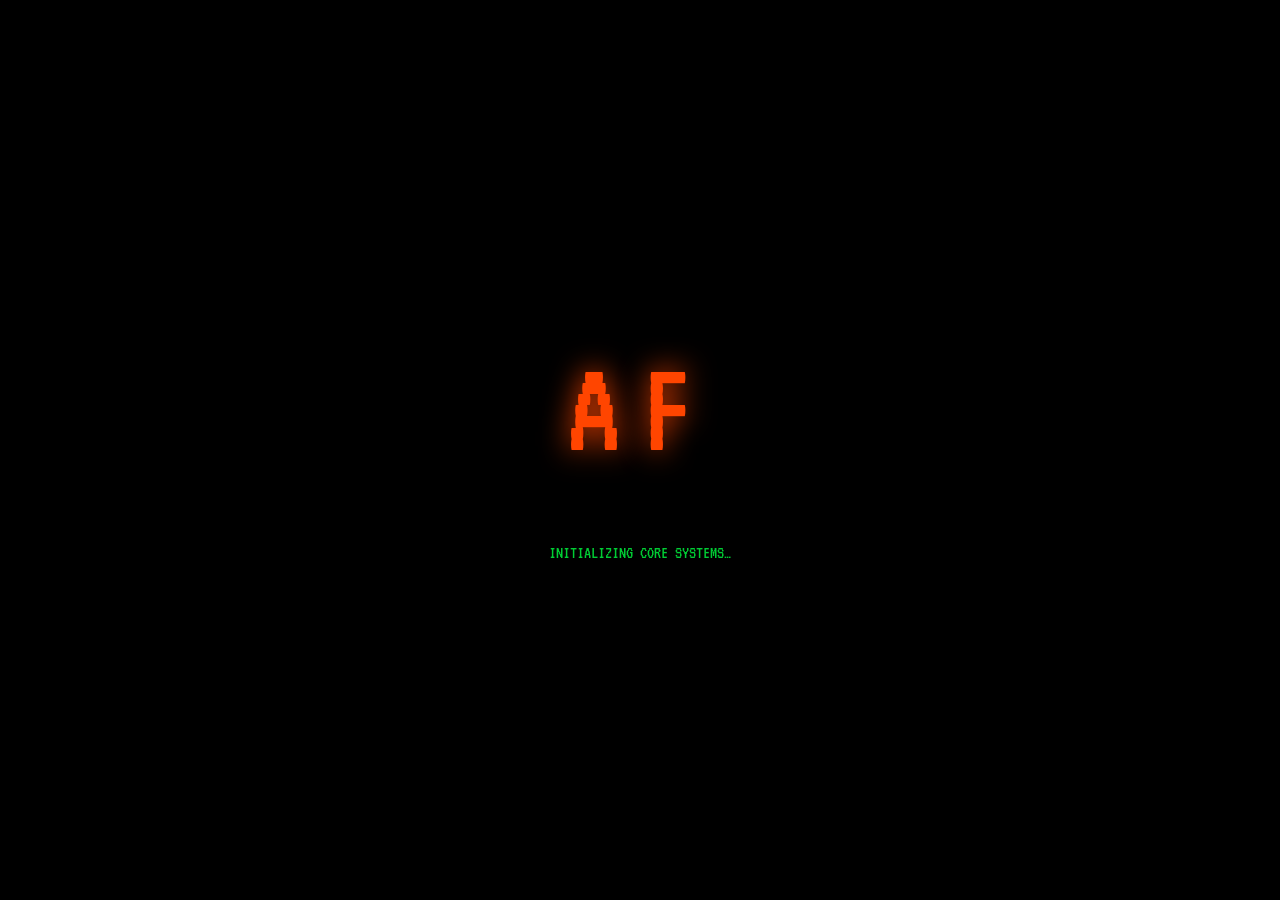
<file: index.html>
<!DOCTYPE html>
<html lang="en">
<head>
    <meta charset="UTF-8">
    <meta name="viewport" content="width=device-width, initial-scale=1.0">
    <title>AFR.OS // ADMINISTRATIVE_CONSOLE</title>
    <link href="https://fonts.googleapis.com/css2?family=VT323&display=swap" rel="stylesheet">
    <style>
        :root {
            --orange: #ff4500;
            --red: #ff0000;
            --green: #00ff41;
            --amber: #ffcc66;
        }

        body, html {
            height: 100%; margin: 0; padding: 0;
            background: radial-gradient(circle at center, #2b0d00 0%, #0d0400 60%, #000 100%);
            font-family: 'VT323', monospace; color: var(--orange); overflow: hidden;
            user-select: none;
        }

        .overlay-scan {
            position: fixed; inset: 0; pointer-events: none; z-index: 1000;
            background: repeating-linear-gradient(to bottom, rgba(255,69,0,0.08) 0px, transparent 2px);
        }

        #login-screen {
            position: fixed; inset: 0; background: black; z-index: 5000;
            display: flex; flex-direction: column; justify-content: center; align-items: center;
        }

        input {
            background: transparent; border: 1px solid var(--orange); color: var(--orange);
            font-family: 'VT323', monospace; font-size: 24px; padding: 10px; text-align: center;
            outline: none; box-shadow: 0 0 15px var(--orange); margin-top: 20px;
        }

        .desktop { position: relative; width: 100%; height: 100%; display: none; }

        .win {
            position: absolute; background: rgba(0,0,0,0.96); border: 1px solid var(--orange);
            box-shadow: 0 0 30px rgba(255,69,0,0.25); overflow: hidden; z-index: 10;
        }
        .win-header {
            background: rgba(255,69,0,0.3); padding: 5px 12px; font-size: 14px;
            border-bottom: 1px solid var(--orange); cursor: move; display: flex; justify-content: space-between;
        }
        .win-body { padding: 12px; }

        #security-alert {
            display: none; position: fixed; top: 50%; left: 50%; transform: translate(-50%, -50%);
            background: var(--red); color: white; padding: 30px; z-index: 10000;
            font-size: 32px; border: 4px solid white; text-align: center; font-weight: bold;
        }

        #surveillance-visual {
            width: 100%; height: 180px; background: #000; position: relative; overflow: hidden;
            background-image: linear-gradient(rgba(18, 16, 16, 0) 50%, rgba(0, 0, 0, 0.25) 50%), linear-gradient(90deg, rgba(255, 0, 0, 0.06), rgba(0, 255, 0, 0.02), rgba(0, 0, 255, 0.06));
            background-size: 100% 2px, 3px 100%;
        }
        .scan-line { width: 100%; height: 2px; background: rgba(255,255,255,0.1); position: absolute; top: 0; animation: scanMove 4s linear infinite; }
        @keyframes scanMove { 0% { top: 0%; } 100% { top: 100%; } }

        #map-area { width: 100%; height: 220px; background: #050505; position: relative; border: 1px solid #331100; background-image: url('https://www.transparenttextures.com/patterns/carbon-fibre.png'); }
        .pulse-dot { position: absolute; width: 14px; height: 14px; background: var(--red); border-radius: 50%; box-shadow: 0 0 20px var(--red); animation: ping 1.2s infinite; }
        @keyframes ping { 0% { transform: scale(1); opacity: 1; } 100% { transform: scale(4); opacity: 0; } }

        .footer {
            position: fixed; bottom: 0; width: 100%; padding: 6px 20px;
            background: rgba(0,0,0,0.95); border-top: 1px solid var(--orange);
            font-size: 14px; display: flex; justify-content: space-between; z-index: 1001;
        }

        .merits-btn {
            position: fixed;
            bottom: 48px;
            left: 18px;
            font-family: 'VT323', monospace;
            font-size: 18px;
            color: var(--amber);
            border: 1px solid var(--amber);
            padding: 8px 14px;
            text-decoration: none;
            background: rgba(0, 0, 0, 0.8);
            box-shadow: 0 0 12px rgba(255, 204, 102, 0.25);
            transition: all 0.25s ease;
            z-index: 9999;
        }

        .merits-btn:hover {
            background: var(--amber);
            color: #000;
            box-shadow: 0 0 20px rgba(255, 204, 102, 0.9);
            transform: translateY(-2px);
        }
    </style>
</head>
<body oncontextmenu="return triggerLockout();">

<!-- ★ INSERT AFR INTRO SCREEN HERE -->
    <!-- AFR INTRO SCREEN -->
<div id="afr-intro">
    <div id="afr-title"></div>
    <div id="afr-full">Anshuman’s Frontier Research</div>
    <div id="afr-boot">INITIALIZING CORE SYSTEMS…</div>
</div>

<style>
    #afr-intro {
        position: fixed;
        inset: 0;
        background: black;
        z-index: 20000;
        display: flex;
        flex-direction: column;
        justify-content: center;
        align-items: center;
        text-align: center;
    }

    #afr-title {
        font-size: 140px;
        letter-spacing: 18px;
        color: #ff4500;
        text-shadow: 0 0 30px #ff4500;
    }

    #afr-full {
        font-size: 28px;
        margin-top: 12px;
        color: #ffcc66;
        opacity: 0;
        transition: opacity 0.8s ease;
    }

    #afr-boot {
        margin-top: 26px;
        font-size: 18px;
        color: #00ff41;
        opacity: 0.8;
    }
</style>

<script>
    const afrText = "AFR";
    let afrIndex = 0;
    const afrTitle = document.getElementById("afr-title");
    const afrFull = document.getElementById("afr-full");

    const afrType = setInterval(() => {
        afrTitle.textContent += afrText[afrIndex];
        afrIndex++;
        if (afrIndex === afrText.length) {
            clearInterval(afrType);
            setTimeout(() => afrFull.style.opacity = "1", 300);
        }
    }, 420);

    window.addEventListener("load", () => {
        setTimeout(() => {
            const intro = document.getElementById("afr-intro");
            intro.style.transition = "opacity 1s ease";
            intro.style.opacity = "0";
            setTimeout(() => intro.remove(), 1000);
        }, 3200);
    });
</script>

    

<div id="security-alert">FORGING IS UNAUTHORIZED // ACCESS LOGGED</div>

<div id="login-screen">
    <h1 style="font-size: 50px; letter-spacing: 15px; color: var(--red);">[ AFR.OS // CORE ]</h1>
    <input type="password" id="passInput" placeholder="SYSTEM_KEY" autofocus>
</div>

<div class="overlay-scan"></div>

<div class="desktop" id="main-desktop">
    <div class="win" id="w-admin" style="bottom: 70px; right: 20px; width: 320px;">
        <div class="win-header" style="background:rgba(255, 204, 102, 0.3);">ADMIN_MONITOR // AUTH_LEVEL_10</div>
        <div class="win-body" style="color: var(--amber);">
            NAME: <span style="background: var(--amber); color: black;">Anshuxxx xxxxxxxx</span><br>
            ROLE: <span style="color: var(--red);">SUPREME_ADMIN</span><br>
            AUTH: VERIFIED [AFR_FED_ORG]
        </div>
    </div>
    <div class="win" id="w-tracker" style="top: 10%; left: 360px; width: 450px;">
        <div class="win-header">AFR_SATELLITE // LIVE_INTERCEPT</div>
        <div class="win-body">
            <div id="map-area"><div class="pulse-dot" id="target-dot"></div></div>
            <div style="margin-top: 12px; font-size: 15px;">
                LOCATING: <span id="target-name" style="color: var(--amber);">SCANNING...</span><br>
                GEO: <span id="target-coords">25.2048° N, 55.2708° E</span>
            </div>
        </div>
    </div>
    <div class="win" id="w-cam" style="top: 20px; left: 20px; width: 320px;">
        <div class="win-header">SATELLITE_FEED // GLOBAL</div>
        <div class="win-body"><div id="surveillance-visual"><div class="scan-line"></div></div></div>
    </div>
    <div class="win" id="w-log" style="bottom: 70px; left: 20px; width: 450px;">
        <div class="win-header">TERMINAL_LOG</div>
        <div class="win-body"><div id="hacker-log" style="color: var(--green); height: 130px; overflow: hidden; font-size: 13px;"></div></div>
    </div>
    <div class="win" id="w-list" style="top: 20px; right: 20px; width: 280px; height: 75vh;">
        <div class="win-header">WHITELIST</div>
        <div id="personnel-list" class="win-body" style="overflow-y: auto; height: 68vh; color: var(--green); font-size: 14px;"></div>
    </div>
</div>

<a href="http://tinyurl.com/anshumanmerits" target="_blank" class="merits-btn">
   VIEW ANSHUMAN’S MERITS
</a>

<div class="footer">
    <span>SYSTEM: AFR.OS // AUTH: <span id="auth-tag">OFFLINE</span></span>
    <span id="sys-time">TIME: 00:00:00</span>
</div>

<script>
    const adminPass = "A$N#H";
    const guestPass = "guest";
    const classmates = ["MOKSH PRASHANTKUMAR SUTHAR", "MOOSA KHAN", "NAVANEETH PAYYADAKKATH", "PAYAS KULHARI", "RAYAN NIBU", "SAI TEJ SIDDHARTH AKULA", "SANJIT SURESH KUMAR", "ABHIRAM E. PANAYANTHATTA", "ADHISH JACOB ANIL", "ADIL ASLAM ALI CHILWAN", "ADITYA KARAN HARCHAND", "AROMAL AYYAPPAN SAMBAJI", "ARYAN MANDE", "HARIHARA GOMATHINATHAN", "ISHAN S. R. K. BEHERA", "ISIT S. R. K. BEHERA", "JONATHAN RAJ", "MOHAMMED IYAD ISMAIL KHAN", "MOHAMMED RAYHAN", "MOHAMMED RAYYAN KHAN", "ZAEEM"];

    document.getElementById('passInput').addEventListener('keypress', function(e) {
        if (e.key === 'Enter') {
            const val = this.value;
            if (val === adminPass) {
                document.getElementById('login-screen').style.display = 'none';
                document.getElementById('main-desktop').style.display = 'block';
                document.getElementById('auth-tag').innerText = "ADMIN_ANSHU";
                startAdminOS();
            } else if (val === guestPass) {
                startGuestBoot();
            } else {
                triggerLockout();
                this.value = "";
            }
        }
    });

    function startGuestBoot() {
        const login = document.getElementById('login-screen');
        login.innerHTML = `
            <h1 style="font-size:50px; letter-spacing:15px; color:#00ff41;">[ AFR.OS // KERNEL_HANDOFF ]</h1>
            <div id="boot-log" style="margin-top:25px; font-size:24px; color:#00ff41; width:600px; text-align:left;"></div>
        `;
        const logs = ["AUTH_GUEST: VERIFIED", "ADMIN_KERNEL: ISOLATED", "UNMOUNTING_CORE_MODULES", "SPAWNING BUS_45_SANDBOX", "LOADING_AI_DRIVERS", "HANDOFF_COMPLETE"];
        const logBox = document.getElementById("boot-log");
        let i = 0;
        const interval = setInterval(() => {
            logBox.innerHTML += `> ${logs[i]}<br>`;
            i++;
            if (i === logs.length) {
                clearInterval(interval);
                setTimeout(() => {
                    window.open("./bus45.html", "_blank");
                    location.reload(); 
                }, 800);
            }
        }, 450);
    }

    function startAdminOS() {
        const list = document.getElementById('personnel-list');
        list.innerHTML = ""; 
        classmates.forEach(name => { list.innerHTML += `> ${name}<br>`; });
        document.querySelectorAll('.win').forEach(makeDraggable);
        setInterval(updateTracking, 3500);
        setInterval(updateLog, 1500);
    }

    function updateTracking() {
        const name = classmates[Math.floor(Math.random() * classmates.length)];
        document.getElementById('target-name').innerText = name;
        const dot = document.getElementById('target-dot');
        dot.style.left = Math.random() * 90 + "%"; 
        dot.style.top = Math.random() * 80 + "%";
    }

    function updateLog() {
        const log = document.getElementById('hacker-log');
        const msgs = ["MEM_SCAN: OK", "SSH_BYPASS: OK", "SATELLITE_LNK: OK", "UPLINK_STABLE", "GEO_SYNC_ACTIVE"];
        log.innerHTML += `[${new Date().toLocaleTimeString()}] ${msgs[Math.floor(Math.random()*msgs.length)]}<br>`;
        if (log.innerHTML.split('<br>').length > 10) log.innerHTML = log.innerHTML.split('<br>').slice(1).join('<br>');
    }

    function triggerLockout() {
        const alertBox = document.getElementById('security-alert');
        alertBox.style.display = 'block';
        setTimeout(() => alertBox.style.display = 'none', 2500);
        return false;
    }

    function makeDraggable(elmnt) {
        let p1 = 0, p2 = 0, p3 = 0, p4 = 0;
        const head = elmnt.querySelector(".win-header");
        head.onmousedown = (e) => {
            p3 = e.clientX; p4 = e.clientY;
            document.onmouseup = () => { document.onmouseup = null; document.onmousemove = null; };
            document.onmousemove = (e) => {
                p1 = p3 - e.clientX; p2 = p4 - e.clientY; p3 = e.clientX; p4 = e.clientY;
                elmnt.style.top = (elmnt.offsetTop - p2) + "px";
                elmnt.style.left = (elmnt.offsetLeft - p1) + "px";
            };
        };
    }

    setInterval(() => { document.getElementById('sys-time').innerText = "TIME: " + new Date().toLocaleTimeString(); }, 1000);
</script>
</body>
</html>
</file>
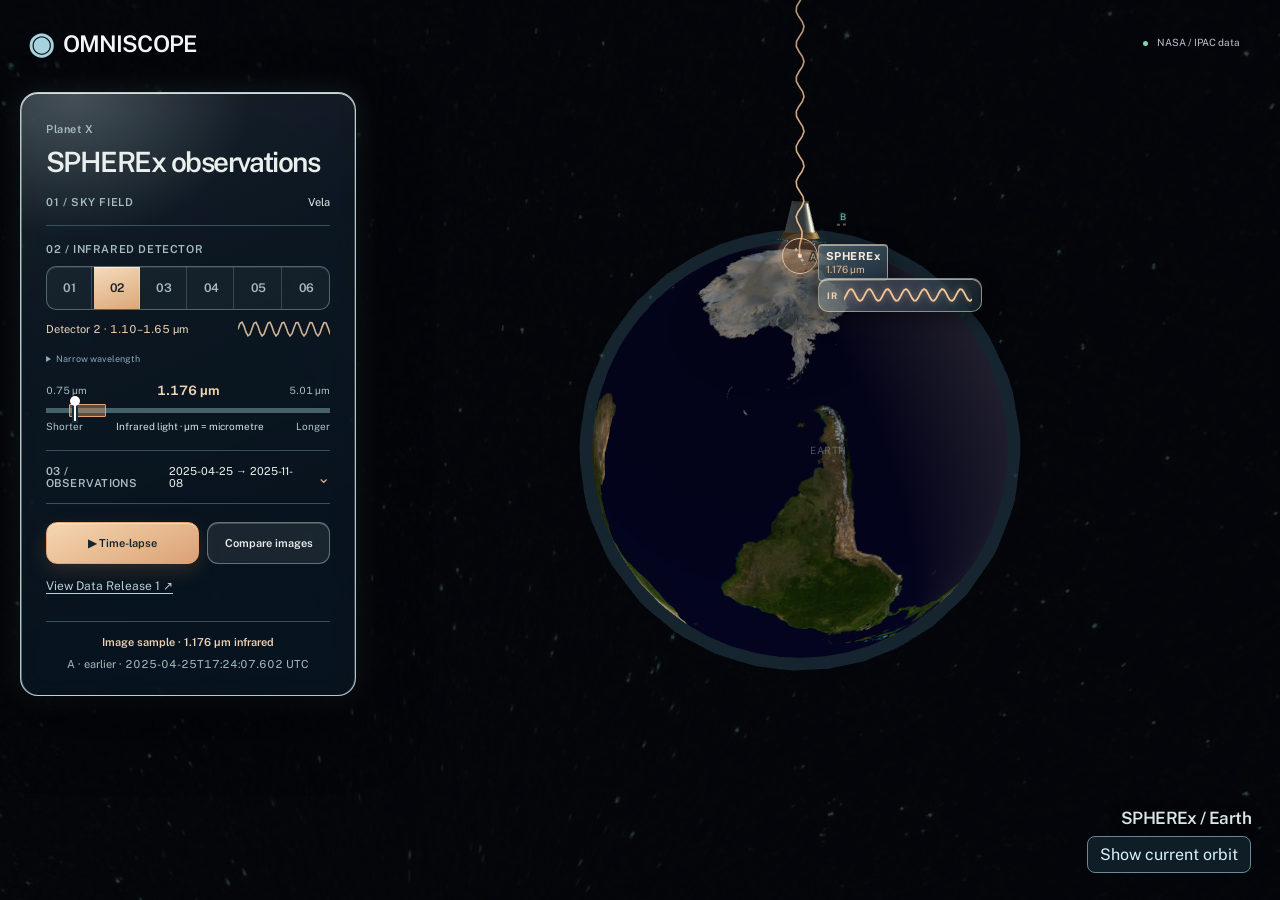
<file: omniscope/index.html>
<!doctype html>
<html lang="en">
<head>
<base href="public/">
<meta charset="UTF-8" />
<meta name="viewport" content="width=device-width, initial-scale=1.0" />
<title>OMNISCOPE</title>
<meta name="description" content="Explore real SPHEREx infrared observations, compare the sky over time, and investigate possible moving sources." />
<meta property="og:type" content="website" />
<meta property="og:title" content="OmniScope | SPHEREx Sky Explorer" />
<meta property="og:description" content="Compare real NASA/IPAC infrared sky images and explore the changing sky." />
<style>
:root {
    --void: #05070d;
    --panel: rgba(10, 15, 26, 0.72);
    --border: rgba(148, 163, 184, 0.14);
    --cyan: #6fd8e8;
    --text: #e7ecf3;
    --muted: #7c8a9e;
    --warn: #d98f5a;
  }
  * { box-sizing: border-box; }
  html, body { margin: 0; height: 100%; background: var(--void); color: var(--text);
    font-family: 'Public Sans', Arial, sans-serif; overflow: hidden; }
  .mono { font-family: 'Public Sans', Arial, sans-serif; font-variant-numeric: tabular-nums; }
  canvas { display: block; }

  #app { position: relative; width: 100vw; height: 100vh; }
  .overlay { position: absolute; inset: 0; pointer-events: none; }

  /* Top bar */
  .top-left { position: absolute; left: 24px; top: 24px; }
  .top-left h1 { font-size: 15px; font-weight: 500; letter-spacing: 0.22em; margin: 0; }
  .top-left p { font-size: 10px; text-transform: uppercase; letter-spacing: 0.18em; color: var(--muted); margin: 4px 0 0; }
  .top-right { position: absolute; right: 24px; top: 24px; text-align: right; }
  .top-right .date { font-size: 12px; letter-spacing: 0.02em; color: #cbd5e1; }
  .live-row { display: flex; align-items: center; justify-content: flex-end; gap: 6px; margin-top: 4px; }
  .live-dot { width: 6px; height: 6px; border-radius: 50%; background: var(--cyan); box-shadow: 0 0 6px 1px rgba(111,216,232,0.7); }
  .live-dot.paused { background: #475569; box-shadow: none; }
  .live-label { font-size: 10px; text-transform: uppercase; letter-spacing: 0.18em; color: var(--muted); }

  /* Control panel */
  .control-panel { position: absolute; left: 24px; top: 96px; width: 258px; max-height: calc(100vh - 96px - 210px); min-height: 120px; overflow-y: auto; overflow-x: hidden;
    border: 1px solid var(--border); border-radius: 6px; background: var(--panel);
    backdrop-filter: blur(10px); pointer-events: auto; }
  .control-panel .head { border-bottom: 1px solid var(--border); padding: 12px 16px; position: sticky; top: 0; background: var(--panel); backdrop-filter: blur(10px); }
  .control-panel .head span { font-size: 10px; text-transform: uppercase; letter-spacing: 0.18em; color: var(--muted); }
  .control-panel ul { list-style: none; margin: 0; padding: 4px 0; }
  .control-panel button { all: unset; display: flex; align-items: center; justify-content: space-between;
    width: 100%; padding: 9px 16px; font-size: 12.5px; cursor: pointer; color: #cbd5e1; box-sizing: border-box; }
  .control-panel button:hover { background: rgba(255,255,255,0.05); }
  .control-panel button.off span.label { color: #64748b; }
  .control-panel button span.label { flex: 1; min-width: 0; overflow-wrap: break-word; padding-right: 8px; }
  .dot { width: 11px; height: 11px; border-radius: 50%; border: 1px solid #475569; flex-shrink: 0; }
  .dot.on { border-color: rgba(111,216,232,0.6); background: rgba(111,216,232,0.7); }

  /* Rocket button */

  /* Object inspector */
  .inspector { position: relative; width: 100%; flex: 0 1 auto; min-height: 0; overflow-y: auto;
    border: 1px solid var(--border); border-radius: 6px; background: rgba(10,15,26,0.82);
    backdrop-filter: blur(10px); pointer-events: none; opacity: 0; transform: translateX(24px);
    transition: all 0.3s ease; }
  .inspector.open { opacity: 1; transform: translateX(0); pointer-events: auto; }
  .inspector-head { display: flex; align-items: flex-start; justify-content: space-between;
    border-bottom: 1px solid var(--border); padding: 12px 16px; position: sticky; top: 0; background: rgba(10,15,26,0.92); }
  .inspector-head .cat { font-size: 10px; text-transform: uppercase; letter-spacing: 0.18em; color: var(--muted); margin: 0; }
  .inspector-head h2 { font-size: 17px; font-weight: 500; margin: 2px 0 0; color: #f8fafc; }
  .inspector-head button { all: unset; cursor: pointer; color: #64748b; }
  .inspector-head button:hover { color: #e2e8f0; }
  .inspector-body { padding: 12px 16px; }
  .inspector-body .desc { font-size: 12.5px; line-height: 1.5; color: #94a3b8; margin: 0 0 12px; }
  .section-label { font-size: 10px; text-transform: uppercase; letter-spacing: 0.18em; color: var(--muted); margin: 16px 0 4px; }
  .field { display: flex; align-items: baseline; justify-content: space-between; border-bottom: 1px solid rgba(255,255,255,0.06); padding: 7px 0; gap: 12px; }
  .field .k { font-size: 11px; text-transform: uppercase; letter-spacing: 0.14em; color: #64748b; }
  .field .v { font-size: 13px; color: #f1f5f9; text-align: right; }
  .hazard-flag { margin-top: 8px; border: 1px solid rgba(217,143,90,0.3); background: rgba(217,143,90,0.1);
    padding: 6px 10px; border-radius: 4px; font-size: 11px; color: #e3ab7c; }
  .source-note { margin-top: 10px; font-size: 10.5px; line-height: 1.5; color: #536176; }
  .actions { display: flex; gap: 8px; margin-top: 16px; }
  .actions button { all: unset; flex: 1; text-align: center; border: 1px solid rgba(255,255,255,0.15);
    border-radius: 4px; padding: 8px 12px; font-size: 11px; text-transform: uppercase; letter-spacing: 0.1em;
    color: #cbd5e1; cursor: pointer; transition: all 0.15s; }
  .actions button:hover { background: rgba(255,255,255,0.05); }
  .actions button.active { border-color: rgba(111,216,232,0.5); background: rgba(111,216,232,0.1); color: #a5e8f2; }

  /* Timeline */
  .timeline { position: absolute; bottom: 24px; left: 50%; transform: translateX(-50%);
    width: min(680px, 88vw); display: flex; align-items: center; gap: 16px;
    border: 1px solid var(--border); border-radius: 6px; background: var(--panel);
    backdrop-filter: blur(10px); padding: 12px 16px; pointer-events: auto; }
  .play-btn { all: unset; display: flex; align-items: center; justify-content: center;
    width: 32px; height: 32px; border: 1px solid var(--border); border-radius: 4px; color: #e2e8f0; cursor: pointer; flex-shrink: 0; }
  .play-btn:hover { background: rgba(255,255,255,0.1); }
  .timeline-body { flex: 1; display: flex; flex-direction: column; gap: 6px; min-width: 0; }
  .timeline input[type=range] { width: 100%; height: 4px; -webkit-appearance: none; background: rgba(255,255,255,0.1); border-radius: 2px; cursor: pointer; }
  .timeline input[type=range]::-webkit-slider-thumb { -webkit-appearance: none; width: 11px; height: 11px; border-radius: 50%; background: var(--cyan); }
  .timeline-row { display: flex; align-items: center; justify-content: space-between; }
  .timeline-row .date { font-size: 11px; letter-spacing: 0.02em; color: #cbd5e1; white-space: nowrap; }
  .speed-steps { display: flex; align-items: center; gap: 4px; }
  .speed-steps button { all: unset; padding: 2px 6px; border-radius: 3px; font-size: 10px; color: #64748b; cursor: pointer; }
  .speed-steps button.active { background: rgba(111,216,232,0.15); color: #a5e8f2; }

  /* Loading screen */
  #loading { position: fixed; inset: 0; z-index: 50; display: flex; flex-direction: column;
    align-items: center; justify-content: center; overflow: hidden; background: #03040a;
    transition: opacity 0.3s ease; }
  #loading.hidden { opacity: 0; pointer-events: none; }
  .data-stream { position: absolute; top: 0; font-size: 10px; line-height: 14px; color: rgba(111,216,232,0.25); white-space: pre; }
  @keyframes dataStream { from { transform: translateY(-100%); } to { transform: translateY(100vh); } }
  .scanlines { position: absolute; inset: 0; pointer-events: none;
    background-image: repeating-linear-gradient(0deg, rgba(111,216,232,0.05) 0px, rgba(111,216,232,0.05) 1px, transparent 1px, transparent 3px); }
  .eye-wrap { position: relative; transition: transform 0.5s ease, opacity 0.5s ease; z-index: 10; }
  .eye-wrap.granted { transform: scale(8); opacity: 0; }
  .load-text { position: relative; z-index: 10; margin-top: 28px; display: flex; flex-direction: column; align-items: center; transition: opacity 0.2s ease; }
  .load-text.granted { opacity: 0; }
  .load-text h1 { font-size: 15px; font-weight: 500; letter-spacing: 0.32em; margin: 0; color: #f1f5f9; }
  .load-text .status { margin-top: 12px; height: 16px; font-size: 10px; text-transform: uppercase; letter-spacing: 0.2em; color: rgba(111,216,232,0.8); }
  .load-bar { margin-top: 16px; width: 160px; height: 1px; overflow: hidden; background: rgba(255,255,255,0.1); }
  .load-bar-fill { height: 100%; background: rgba(111,216,232,0.7); transition: width 0.22s linear; width: 0%; }

  /* Pilot / first-person HUD */
  #pilotHud { position: absolute; inset: 0; display: none; pointer-events: none; }
  #pilotHud.active { display: block; }
  .crosshair { position: absolute; left: 50%; top: 50%; transform: translate(-50%, -50%); width: 20px; height: 20px; }
  .crosshair::before, .crosshair::after { content: ''; position: absolute; background: rgba(111,216,232,0.75); }
  .crosshair::before { left: 9px; top: 0; width: 2px; height: 20px; }
  .crosshair::after { top: 9px; left: 0; width: 20px; height: 2px; }
  .pilot-info { position: absolute; left: 24px; bottom: 24px; border: 1px solid rgba(111,216,232,0.25);
    background: rgba(10,15,26,0.7); backdrop-filter: blur(8px); border-radius: 6px; padding: 12px 16px; }
  .pilot-info p { margin: 0; font-size: 10px; text-transform: uppercase; letter-spacing: 0.14em; color: var(--muted); }
  .pilot-info .speed { margin-top: 4px; font-size: 15px; color: #a5e8f2; }
  .pilot-hint { position: absolute; right: 24px; bottom: 24px; text-align: right; font-size: 10.5px; color: #94a3b8; line-height: 1.7; }
  .pilot-hint kbd { border: 1px solid rgba(255,255,255,0.2); border-radius: 3px; padding: 1px 5px; font-size: 10px; color: #cbd5e1; }
  #exitPilotBtn { all: unset; position: absolute; top: 24px; left: 50%; transform: translateX(-50%); pointer-events: auto;
    cursor: pointer; border: 1px solid rgba(111,216,232,0.35); background: rgba(10,15,26,0.75);
    backdrop-filter: blur(8px); border-radius: 6px; padding: 8px 16px; font-size: 11px; text-transform: uppercase;
    letter-spacing: 0.12em; color: #a5e8f2; }
  #exitPilotBtn:hover { background: rgba(111,216,232,0.15); }
  #pilotPrompt { position: absolute; inset: 0; display: none; align-items: flex-start; justify-content: center;
    padding-top: 18vh; pointer-events: none; text-align: center; transition: opacity 0.3s ease; }
  #pilotPrompt.visible { display: flex; }
  #pilotPrompt .box { border: 1px solid rgba(111,216,232,0.3); background: rgba(10,15,26,0.85); border-radius: 8px; padding: 24px 32px; }
  #pilotPrompt h3 { margin: 0 0 6px; font-size: 13px; letter-spacing: 0.1em; text-transform: uppercase; color: #a5e8f2; }
  #pilotPrompt p { margin: 0; font-size: 12px; color: #94a3b8; }

  /* Live alert ticker */
  #ticker { position: relative; width: 100%; margin-top: auto; flex: none;
    border: 1px solid var(--border); border-radius: 6px; background: var(--panel);
    backdrop-filter: blur(10px); pointer-events: auto; }
  #ticker .head { display: flex; align-items: center; gap: 6px; padding: 9px 14px; border-bottom: 1px solid var(--border); }
  #ticker .head .dot { width: 5px; height: 5px; border-radius: 50%; background: var(--cyan); box-shadow: 0 0 5px 1px rgba(111,216,232,0.6); flex: none; }
  #ticker .head span { font-size: 10px; text-transform: uppercase; letter-spacing: 0.16em; color: var(--muted); }
  #ticker .log { max-height: 132px; -webkit-mask-image: linear-gradient(to bottom, transparent 0, #000 18px); mask-image: linear-gradient(to bottom, transparent 0, #000 18px); overflow-y: auto; padding: 8px 14px 10px; display: flex; flex-direction: column; gap: 7px; }
  #ticker .entry { font-size: 10.5px; line-height: 1.5; color: #9fb0c3; }
  #ticker .entry .t { color: #566277; margin-right: 6px; }
  #ticker .entry.alert { color: #e3ab7c; }

  /* EYE / JARVIS console */
  #eyeConsole { position: fixed; inset: 0; z-index: 40; display: none; align-items: flex-start; justify-content: center;
    padding-top: 14vh; background: rgba(3,4,10,0.55); backdrop-filter: blur(4px); }
  #eyeConsole.open { display: flex; }
  #eyeConsole .panel { width: min(560px, 90vw); border: 1px solid rgba(111,216,232,0.3); border-radius: 8px;
    background: rgba(8,12,20,0.92); box-shadow: 0 20px 60px rgba(0,0,0,0.5); }
  #eyeConsole .panel-head { display: flex; align-items: center; justify-content: space-between; padding: 12px 16px; border-bottom: 1px solid var(--border); }
  #eyeConsole .panel-head .title { display: flex; align-items: center; gap: 8px; font-size: 11px; text-transform: uppercase; letter-spacing: 0.16em; color: var(--cyan); }
  #eyeConsole .panel-head .title .dot { width: 6px; height: 6px; border-radius: 50%; background: var(--cyan); box-shadow: 0 0 6px 1px rgba(111,216,232,0.7); }
  #eyeConsole .panel-head button { all: unset; cursor: pointer; color: #64748b; }
  #eyeConsole .panel-head button:hover { color: #e2e8f0; }
  #eyeLog { max-height: 260px; overflow-y: auto; padding: 14px 16px; display: flex; flex-direction: column; gap: 10px; }
  #eyeLog .line { font-size: 12.5px; line-height: 1.55; }
  #eyeLog .line.user { color: #cbd5e1; }
  #eyeLog .line.user::before { content: '> '; color: var(--cyan); }
  #eyeLog .line.reply { color: #9fb0c3; white-space: pre-line; }
  #eyeConsole .input-row { display: flex; align-items: center; gap: 10px; border-top: 1px solid var(--border); padding: 10px 16px; }
  #eyeConsole .input-row span { color: var(--cyan); font-size: 13px; }
  #eyeInput { flex: 1; background: none; border: 0; outline: none; padding: 0; margin: 0; -webkit-user-select: text; user-select: text; caret-color: var(--cyan); font-family: 'Public Sans', Arial, sans-serif; font-size: 13px; color: #f1f5f9; }
  #eyeConsole .hint { padding: 0 16px 12px; font-size: 10.5px; color: #536176; }

  /* Launch event HUD */
  #launchAlert { position: absolute; left: 50%; top: 90px; transform: translateX(-50%) translateY(-8px); pointer-events: none;
    width: min(420px, 84vw); text-align: center; opacity: 0; transition: opacity 0.4s ease, transform 0.4s ease; }
  #launchAlert.visible { opacity: 1; transform: translateX(-50%) translateY(0); }
  #launchAlert .box { border: 1px solid rgba(217,143,90,0.4); background: rgba(10,15,26,0.85); backdrop-filter: blur(10px);
    border-radius: 8px; padding: 14px 20px; }
  #launchAlert .tag { font-size: 10px; text-transform: uppercase; letter-spacing: 0.2em; color: #e3ab7c; margin: 0 0 4px; }
  #launchAlert h3 { margin: 0; font-size: 15px; font-weight: 500; color: #f8fafc; }
  #launchAlert .sub { margin: 4px 0 0; font-size: 11px; color: #94a3b8; }
  #launchCaption { position: absolute; left: 50%; bottom: 130px; transform: translateX(-50%); pointer-events: none;
    font-size: 11px; text-transform: uppercase; letter-spacing: 0.22em; color: rgba(111,216,232,0.85); opacity: 0; transition: opacity 0.3s ease; }
  #launchCaption.visible { opacity: 1; }

  /* Launch prompt (opt-in) + sequence HUD */
  #launchAlert { top: 84px; }
  #launchAlert .row { display: flex; align-items: center; justify-content: space-between; margin-bottom: 2px; }
  #launchAlert .row .tag { margin: 0; }
  #launchAlert .clock { font-size: 12px; color: #a5e8f2; letter-spacing: 0.08em; }
  #launchAlert .note { margin: 8px 0 0; font-size: 9.5px; letter-spacing: 0.08em; color: #536176; }
  #launchAlert #launchSkip { all: unset; pointer-events: auto; cursor: pointer; margin-top: 10px; display: inline-block;
    border: 1px solid rgba(255,255,255,0.15); border-radius: 4px; padding: 5px 12px; font-size: 10px;
    text-transform: uppercase; letter-spacing: 0.12em; color: #94a3b8; }
  #launchAlert #launchSkip:hover { background: rgba(255,255,255,0.06); color: #e2e8f0; }
  #launchPrompt { position: absolute; left: 50%; top: 84px; transform: translateX(-50%) translateY(-8px);
    width: min(400px, 86vw); opacity: 0; pointer-events: none; transition: opacity 0.35s ease, transform 0.35s ease; }
  #launchPrompt.visible { opacity: 1; transform: translateX(-50%) translateY(0); pointer-events: auto; }
  #launchPrompt .box { position: relative; overflow: hidden; border: 1px solid rgba(111,216,232,0.28); background: rgba(10,15,26,0.9);
    backdrop-filter: blur(10px); border-radius: 8px; padding: 14px 16px 16px; }
  #launchPrompt .tag { margin: 0 0 4px; font-size: 10px; text-transform: uppercase; letter-spacing: 0.2em; color: var(--cyan); }
  #launchPrompt h3 { margin: 0; font-size: 15px; font-weight: 500; color: #f8fafc; }
  #launchPrompt .sub { margin: 4px 0 0; font-size: 11px; color: #94a3b8; }
  #launchPrompt .sum { margin: 8px 0 0; font-size: 12px; line-height: 1.5; color: #7c8a9e; }
  #launchPrompt .btns { display: flex; align-items: center; gap: 8px; margin-top: 12px; }
  #launchPrompt .btns button { all: unset; cursor: pointer; border: 1px solid rgba(255,255,255,0.15); border-radius: 4px;
    padding: 6px 12px; font-size: 10.5px; text-transform: uppercase; letter-spacing: 0.1em; color: #cbd5e1; box-sizing: border-box; }
  #launchPrompt .btns button:hover { background: rgba(255,255,255,0.06); }
  #launchPrompt .btns button.primary { border-color: rgba(111,216,232,0.5); background: rgba(111,216,232,0.12); color: #a5e8f2; }
  #launchPrompt .btns .spacer { flex: 1; }
  #launchPrompt .btns button.quiet { border-color: transparent; color: #536176; padding-right: 0; }
  #launchPrompt .bar { position: absolute; left: 0; bottom: 0; height: 2px; width: 100%; background: rgba(111,216,232,0.55); transform-origin: left; }
  #launchPrompt .bar.run { animation: promptBar 12s linear forwards; }
  @keyframes promptBar { from { transform: scaleX(1); } to { transform: scaleX(0); } }

  /* Launch calendar inside the control panel */
  .control-panel .section-btn { border-top: 1px solid var(--border); margin-top: 4px; }
  .control-panel .ld { font-size: 10.5px; color: #64748b; flex: none; }
  .control-panel .ld.up { color: #a5e8f2; }
  .control-panel .count { font-size: 10.5px; color: #64748b; flex: none; }
  .control-panel #launchList button { padding-top: 7px; padding-bottom: 7px; font-size: 12px; }

  /* Pilot target card */
  #pilotTarget { position: absolute; right: 24px; top: 24px; width: 264px; display: none; pointer-events: auto;
    border: 1px solid rgba(111,216,232,0.28); background: rgba(10,15,26,0.82); backdrop-filter: blur(10px);
    border-radius: 8px; padding: 12px 14px; }
  #pilotTarget.visible { display: block; }
  #pilotTarget .cat { margin: 0; font-size: 10px; text-transform: uppercase; letter-spacing: 0.18em; color: var(--muted); }
  #pilotTarget h4 { margin: 2px 0 0; font-size: 16px; font-weight: 500; color: #f8fafc; }
  #pilotTarget .dist { margin-top: 6px; font-size: 12px; color: #a5e8f2; }
  #pilotTarget .desc { margin: 8px 0 0; font-size: 11.5px; line-height: 1.5; color: #7c8a9e; }
  #pilotTarget .btns { display: flex; gap: 8px; margin-top: 10px; }
  #pilotTarget .btns button { all: unset; flex: 1; text-align: center; cursor: pointer; border: 1px solid rgba(255,255,255,0.15);
    border-radius: 4px; padding: 6px 8px; font-size: 10.5px; text-transform: uppercase; letter-spacing: 0.1em; color: #cbd5e1; box-sizing: border-box; }
  #pilotTarget .btns button:hover { background: rgba(255,255,255,0.06); }
  #pilotTarget .btns button.primary { border-color: rgba(111,216,232,0.5); background: rgba(111,216,232,0.12); color: #a5e8f2; }

  /* Layout columns */
  .col-right { position: absolute; right: 24px; top: 96px; bottom: 100px; width: 300px; display: flex;
    flex-direction: column; gap: 12px; pointer-events: none; }
  .left-actions { position: absolute; left: 24px; bottom: 100px; display: flex; flex-direction: column; gap: 8px;
    align-items: flex-start; pointer-events: none; }
  .action-btn { all: unset; box-sizing: border-box; pointer-events: auto; cursor: pointer; display: flex; align-items: center; gap: 8px;
    border: 1px solid var(--border); border-radius: 6px; background: var(--panel); backdrop-filter: blur(10px);
    padding: 10px 14px; color: #94a3b8; font-size: 11px; text-transform: uppercase; letter-spacing: 0.12em; transition: background 0.15s, color 0.15s; }
  .action-btn:hover { background: rgba(255,255,255,0.07); color: #e2e8f0; }
  .action-btn.accent { border-color: rgba(111,216,232,0.3); color: #a5e8f2; }
  .action-btn.accent:hover { background: rgba(111,216,232,0.12); }
  .action-btn kbd { margin-left: 4px; border: 1px solid rgba(255,255,255,0.18); border-radius: 3px; padding: 0 5px; font-size: 10px; color: #7c8a9e; }

  /* Launch UI must sit above the canvas (it precedes #app in the DOM) */
  #launchAlert, #launchPrompt, #launchCaption { z-index: 30; }

  /* EYE quick-command chips */
  #eyeChips { display: flex; flex-wrap: wrap; gap: 6px; padding: 0 16px 12px; }
  #eyeChips button { all: unset; box-sizing: border-box; cursor: pointer; border: 1px solid rgba(255,255,255,0.14); border-radius: 999px;
    padding: 4px 10px; font-size: 10.5px; color: #94a3b8; }
  #eyeChips button:hover { border-color: rgba(111,216,232,0.5); color: #a5e8f2; background: rgba(111,216,232,0.08); }
  .col-right:has(.inspector.open) #ticker .log { max-height: 72px; }
  .control-panel, .left-actions, .timeline { transition: opacity 0.5s ease; }
  .overlay.cinematic .control-panel, .overlay.cinematic .left-actions { opacity: 0; }
  .overlay.cinematic .control-panel, .overlay.cinematic .left-actions, .overlay.cinematic .left-actions * { pointer-events: none !important; }
  .overlay.cinematic .timeline { opacity: 0.35; }
  .focus-chip { all: unset; box-sizing: border-box; position: absolute; left: 50%; bottom: 92px; transform: translateX(-50%);
    pointer-events: auto; cursor: pointer; display: none; align-items: center; gap: 10px; white-space: nowrap;
    border: 1px solid rgba(111,216,232,0.28); border-radius: 999px; background: rgba(10,15,26,0.75);
    backdrop-filter: blur(8px); padding: 5px 13px; font-size: 10.5px; letter-spacing: 0.08em; color: #a5e8f2; }
  .focus-chip.visible { display: flex; }
  .focus-chip:hover { background: rgba(111,216,232,0.1); }
  .focus-chip .hint { color: #536176; }
  .overlay.cinematic .focus-chip { opacity: 0; pointer-events: none !important; }

</style>
<link rel="stylesheet" href="./survey-system.css"><link rel="stylesheet" href="./calm-ui.css"><link rel="stylesheet" href="./refined-ui.css"><link rel="stylesheet" href="./mission-ui.css"><link rel="stylesheet" href="./mission-redesign.css"><link rel="stylesheet" href="./analysis-workspace.css"><link rel="icon" href="./favicon.svg">
<link rel="stylesheet" href="https://fonts.googleapis.com/css2?family=Public+Sans:wght@400;500;600;700&display=swap" media="print" onload="this.media='all'">
<link rel="stylesheet" href="https://fonts.googleapis.com/css2?family=Space+Grotesk:wght@400;500;600&family=IBM+Plex+Mono:wght@400;500&display=swap" media="print" onload="this.media='all'">
</head>
<body class="spx-starting">
<script>
/* Failsafe: the loading screen can never get stuck, even if a module or font is slow or fails. */
(function(){function hide(){var l=document.getElementById('loading');if(l)l.classList.add('hidden')}
setTimeout(hide,2600);window.addEventListener('load',function(){setTimeout(hide,900)});window.addEventListener('error',function(){setTimeout(hide,400)},true);
window.addEventListener('unhandledrejection',function(){setTimeout(hide,400)})})();
</script>

<div id="launchAlert">
  <div class="box">
    <div class="row"><p class="tag mono">Launch Sequence</p><span class="clock mono" id="launchClock">T-00:00</span></div>
    <h3 id="launchAlertTitle"></h3>
    <p class="sub mono" id="launchAlertSub"></p>
    <p class="note mono">Illustrative sequence &mdash; not live telemetry</p>
    <button id="launchSkip">Skip &middot; Esc</button>
  </div>
</div>
<div id="launchPrompt">
  <div class="box">
    <p class="tag mono" id="promptTag">Launch on record</p>
    <h3 id="promptTitle"></h3>
    <p class="sub mono" id="promptSub"></p>
    <p class="sum" id="promptSum"></p>
    <div class="btns">
      <button class="primary" id="promptWatch">Watch launch</button>
      <button id="promptDismiss">Not now</button>
      <span class="spacer"></span>
      <button class="quiet" id="promptMute">Mute alerts</button>
    </div>
    <div class="bar" id="promptBar"></div>
  </div>
</div>
<div id="launchCaption" class="mono"></div>

<div id="eyeConsole">
  <div class="panel">
    <div class="panel-head">
      <div class="title"><span class="dot"></span><span>EYE — System Console</span></div>
      <button id="eyeClose"><svg width="12" height="12" viewBox="0 0 12 12" stroke="currentColor" stroke-width="1.3"><line x1="1" y1="1" x2="11" y2="11"/><line x1="11" y1="1" x2="1" y2="11"/></svg></button>
    </div>
    <div id="eyeLog"></div>
    <div id="eyeChips"></div>
    <div class="input-row">
      <span class="mono">&gt;</span>
      <input id="eyeInput" class="mono" type="text" placeholder="ask eye — try 'show apophis' or 'help'" autocomplete="off" />
    </div>
    <p class="hint mono">Simulated command interface — matches against known objects and commands, not a live AI.</p>
  </div>
</div>

<div id="app"></div>

<div id="pilotHud">
  <div class="crosshair"></div>
  <div class="pilot-info">
    <p>Rocket Velocity</p>
    <div class="speed mono" id="pilotSpeedReadout">0 units/s</div>
  </div>
  <div class="pilot-hint mono">
    <div>Click + drag to steer</div>
    <div>Click a body to target &middot; <kbd>F</kbd> fly there</div>
    <div><kbd>W</kbd><kbd>A</kbd><kbd>S</kbd><kbd>D</kbd> thrust &amp; strafe</div>
    <div><kbd>SPACE</kbd>/<kbd>SHIFT</kbd> up / down</div>
    <div><kbd>SCROLL</kbd> throttle &middot; <kbd>ESC</kbd> exit</div>
  </div>
  <div id="pilotTarget">
    <p class="cat mono" id="ptCat"></p>
    <h4 id="ptName"></h4>
    <div class="dist mono" id="ptDist"></div>
    <p class="desc" id="ptDesc"></p>
    <div class="btns"><button class="primary" id="ptFly">Fly there (F)</button><button id="ptClear">Clear</button></div>
  </div>
  <button id="exitPilotBtn">Exit Rocket</button>
</div>
<div id="pilotPrompt">
  <div class="box">
    <h3>You're at the controls</h3>
    <p>Click and drag to look around. WASD to fly. Click any planet to target it.</p>
  </div>
</div>

<div id="loading">
  <div id="stream-container"></div>
  <div class="scanlines"></div>
  <div class="eye-wrap" id="eyeWrap">
    <svg width="140" height="140" viewBox="0 0 140 140">
      <defs>
        <radialGradient id="iris" cx="50%" cy="50%" r="50%">
          <stop offset="0%" stop-color="#0d3742" />
          <stop offset="55%" stop-color="#0a2530" />
          <stop offset="100%" stop-color="#051419" />
        </radialGradient>
      </defs>
      <circle cx="70" cy="70" r="64" fill="none" stroke="#6fd8e8" stroke-opacity="0.18" stroke-width="0.6" />
      <circle cx="70" cy="70" r="58" fill="none" stroke="#6fd8e8" stroke-opacity="0.35" stroke-width="0.8" stroke-dasharray="2 6">
        <animateTransform attributeName="transform" type="rotate" from="0 70 70" to="360 70 70" dur="6s" repeatCount="indefinite" />
      </circle>
      <path d="M 6 70 Q 70 20 134 70 Q 70 120 6 70 Z" fill="#03080b" stroke="#6fd8e8" stroke-opacity="0.5" stroke-width="1" />
      <circle cx="70" cy="70" r="26" fill="url(#iris)" stroke="#6fd8e8" stroke-opacity="0.6" stroke-width="0.8" />
      <circle cx="70" cy="70" r="10" fill="#010304" />
      <path d="M 70 70 L 70 44 A 26 26 0 0 1 92 82 Z" fill="#6fd8e8" opacity="0.22">
        <animateTransform attributeName="transform" type="rotate" from="0 70 70" to="360 70 70" dur="1.4s" repeatCount="indefinite" />
      </path>
      <g transform="translate(10,10)"><path d="M -8 -8 L -8 0 M -8 -8 L 0 -8" stroke="#6fd8e8" stroke-opacity="0.5" stroke-width="1" fill="none" /></g>
      <g transform="translate(130,10) rotate(90)"><path d="M -8 -8 L -8 0 M -8 -8 L 0 -8" stroke="#6fd8e8" stroke-opacity="0.5" stroke-width="1" fill="none" /></g>
      <g transform="translate(130,130) rotate(180)"><path d="M -8 -8 L -8 0 M -8 -8 L 0 -8" stroke="#6fd8e8" stroke-opacity="0.5" stroke-width="1" fill="none" /></g>
      <g transform="translate(10,130) rotate(270)"><path d="M -8 -8 L -8 0 M -8 -8 L 0 -8" stroke="#6fd8e8" stroke-opacity="0.5" stroke-width="1" fill="none" /></g>
    </svg>
  </div>
  <div class="load-text" id="loadText">
    <h1>OMNISCOPE</h1>
    <p class="status mono" id="statusLine">ESTABLISHING UPLINK</p>
    <div class="load-bar"><div class="load-bar-fill" id="loadBarFill"></div></div>
  </div>
</div>
<script type="importmap">
{
  "imports": {
    "three": "./vendor/three.module.js",
    "three/addons/": "./vendor/addons/"
  }
}
</script>
<script type="module">
import * as THREE from 'three';
import { OrbitControls } from 'three/addons/controls/OrbitControls.js';
import { installSurvey } from './survey-system.js';
import('./timelapse-lab.js').catch(e=>console.warn('Time-lapse lab unavailable',e));

setTimeout(bootSequence, 0);

/* ---------------------------------------------------------------------- */
/*  Loading sequence                                                       */
/* ---------------------------------------------------------------------- */
const STATUS_LINES = ['OPENING OBSERVATORY', 'LOADING INFRARED SKY', 'READING SPHEREX IMAGES', 'ALIGNING SKY COORDINATES', 'OBSERVATORY READY'];
const HEX = '0123456789ABCDEF';
function randomHexLine(len) { let s = ''; for (let i = 0; i < len; i++) s += HEX[Math.floor(Math.random() * 16)]; return s; }

const streamContainer = document.getElementById('stream-container');
for (let i = 0; i < 14; i++) {
  const col = document.createElement('div');
  col.className = 'data-stream mono';
  col.style.left = `${(i / 14) * 100 + Math.random() * 3}%`;
  const duration = 1.1 + Math.random() * 0.6;
  const delay = Math.random() * 0.4;
  col.style.animation = `dataStream ${duration}s linear ${delay}s infinite`;
  col.textContent = randomHexLine(28).split('').join('\n');
  streamContainer.appendChild(col);
}

const statusLine = document.getElementById('statusLine');
const loadBarFill = document.getElementById('loadBarFill');
const eyeWrap = document.getElementById('eyeWrap');
const loadText = document.getElementById('loadText');
const loadingEl = document.getElementById('loading');

let statusIndex = 0;
const stepMs = 90;
function bootSequence() {
  STATUS_LINES.forEach((_, i) => {
    setTimeout(() => {
      statusIndex = i;
      statusLine.textContent = STATUS_LINES[i];
      loadBarFill.style.width = `${((i + 1) / STATUS_LINES.length) * 100}%`;
    }, i * stepMs);
  });
  setTimeout(() => { eyeWrap.classList.add('granted'); loadText.classList.add('granted'); }, STATUS_LINES.length * stepMs + 60);
  setTimeout(() => { loadingEl.classList.add('hidden'); }, STATUS_LINES.length * stepMs + 200);
}

/* ---------------------------------------------------------------------- */
/*  Data model                                                             */
/*  Planet + real-object elements are sourced from JPL Small-Body Database */
/*  / Wikipedia orbital-characteristics infoboxes. See per-object          */
/*  "source" fields surfaced in the inspector panel.                       */
/* ---------------------------------------------------------------------- */
const AU_TO_SCENE_UNITS = 12;

const planets = [
  { id: 'mercury', name: 'Mercury', category: 'planet', kind: 'terrestrial', displayRadius: 0.34, color: '#a99c94',
    el: { a: 0.387, e: 0.2056, incl: 7.0, m0: 174.8, period: 88.0 },
    description: 'The smallest and innermost planet, with extreme surface temperature swings.' },
  { id: 'venus', name: 'Venus', category: 'planet', kind: 'terrestrial', displayRadius: 0.52, color: '#d8c398',
    el: { a: 0.723, e: 0.0068, incl: 3.39, m0: 50.4, period: 224.7 },
    description: 'A thick, runaway-greenhouse atmosphere makes Venus the hottest planet.' },
  { id: 'earth', name: 'Earth', category: 'planet', kind: 'terrestrial', displayRadius: 0.55, color: '#5aa9d6',
    el: { a: 1.0, e: 0.0167, incl: 0.0, m0: 358.6, period: 365.25 },
    description: 'Our home world, and the reference point for every near-Earth object tracked here.' },
  { id: 'mars', name: 'Mars', category: 'planet', kind: 'terrestrial', displayRadius: 0.42, color: '#c1633f',
    el: { a: 1.524, e: 0.0934, incl: 1.85, m0: 19.4, period: 687.0 },
    description: 'The Red Planet, home to the largest volcano and canyon in the solar system.' },
  { id: 'jupiter', name: 'Jupiter', category: 'planet', kind: 'gas', displayRadius: 1.4, color: '#c9a789',
    el: { a: 5.203, e: 0.0489, incl: 1.3, m0: 20.0, period: 4331.0 },
    description: 'The largest planet, a gas giant whose gravity shapes much of the inner solar system.' },
  { id: 'saturn', name: 'Saturn', category: 'planet', kind: 'gas', displayRadius: 1.2, color: '#dcc79a',
    el: { a: 9.537, e: 0.0565, incl: 2.49, m0: 317.0, period: 10747.0 },
    description: 'Famous for its prominent ring system, composed mostly of ice and rock.' },
  { id: 'uranus', name: 'Uranus', category: 'planet', kind: 'gas', displayRadius: 0.9, color: '#9fd6d9',
    el: { a: 19.191, e: 0.0463, incl: 0.77, m0: 142.2, period: 30589.0 },
    description: 'An ice giant that rotates almost on its side relative to the solar plane.' },
  { id: 'neptune', name: 'Neptune', category: 'planet', kind: 'gas', displayRadius: 0.87, color: '#5f7fd6',
    el: { a: 30.07, e: 0.0086, incl: 1.77, m0: 256.2, period: 59800.0 },
    description: 'The outermost known planet, driven by the fastest winds in the solar system.' },
];

/* Real near-Earth objects, PHAs, and a long-period comet (JPL SBDB / Wikipedia) */
const neos = [
  { id: 'apophis', name: '99942 Apophis', category: 'potentially-hazardous-asteroid', kind: 'asteroid', displayRadius: 0.09, color: '#d98f5a', hazardous: true,
    el: { a: 0.9224, e: 0.1911, incl: 3.341, m0: 90.28, period: 323.6 },
    description: 'A 370 m Aten-group asteroid that will pass closer than geostationary satellites on 13 April 2029. The 2029 Earth-impact scenario has been ruled out.',
    diameterMin: 340, diameterMax: 450, closeApproach: 0.00038, source: 'JPL Small-Body Database, epoch 2025' },
  { id: 'bennu', name: '101955 Bennu', category: 'potentially-hazardous-asteroid', kind: 'asteroid', displayRadius: 0.08, color: '#d98f5a', hazardous: true,
    el: { a: 1.1264, e: 0.2037, incl: 6.035, m0: 101.70, period: 436.65 },
    description: 'A carbonaceous Apollo-group asteroid. NASA\u2019s OSIRIS-REx collected a surface sample in 2020, returned to Earth in September 2023.',
    diameterMin: 490, diameterMax: 565, closeApproach: 0.00322, source: 'JPL Small-Body Database, epoch 2011' },
  { id: 'eros', name: '433 Eros', category: 'near-earth-asteroid', kind: 'asteroid', displayRadius: 0.1, color: '#8fb3c7',
    el: { a: 1.4581, e: 0.2226, incl: 10.828, m0: 110.78, period: 643.12 },
    description: 'The first near-Earth asteroid ever discovered (1898) and the first ever orbited and landed on \u2014 by NASA\u2019s NEAR Shoemaker in 2000\u20132001.',
    diameterMin: 11200, diameterMax: 34400, closeApproach: 0.1505, source: 'JPL Small-Body Database, epoch 2023' },
  { id: 'halley', name: '1P/Halley', category: 'near-earth-comet', kind: 'comet', displayRadius: 0.12, color: '#bfe8ec',
    el: { a: 17.8, e: 0.9673, incl: 162.3, m0: 66.5, period: 27505.0 },
    description: 'The most famous periodic comet, visible to the naked eye roughly every 76 years. Last at perihelion in 1986; next return is 2061. Its orbit runs retrograde \u2014 backwards relative to the planets.',
    diameterMin: 7400, diameterMax: 15300, closeApproach: 0.075, source: 'JPL Small-Body Database, epoch 2061 (extrapolated)' },
];

/* Ceres — largest main-belt object, classified as a dwarf planet */
const ceres = { id: 'ceres', name: '1 Ceres', category: 'asteroid-belt', kind: 'asteroid', displayRadius: 0.22, color: '#b9ad9c',
  el: { a: 2.768, e: 0.0758, incl: 10.59, m0: 130.0, period: 1680.5 },
  description: 'The largest object in the asteroid belt and the only dwarf planet in the inner solar system. Visited and orbited by NASA\u2019s Dawn spacecraft, 2015\u20132018.',
  diameterMin: 939000, diameterMax: 965000, source: 'NASA Asteroid Fact Sheet, epoch 2016' };

/* The Moon — orbits Earth, not the Sun. Real e/i/period; artistic distance for visibility. */
const MOON_SCENE_DISTANCE = 1.55;
const moon = { id: 'moon', name: 'The Moon', category: 'moon', kind: 'moon', displayRadius: 0.16, color: '#c7c3bb',
  parentId: 'earth',
  el: { a: MOON_SCENE_DISTANCE, e: 0.0549, incl: 5.145, m0: 180.0, period: 27.3217 },
  description: 'Earth\u2019s only natural satellite. Real eccentricity, inclination and 27.32-day period \u2014 shown at an enlarged distance from Earth so it reads clearly at this scale.',
  source: 'IMCCE / real orbital elements, artistic distance' };

const allBodies = [...planets, ...neos, ceres];

/* ---------------------------------------------------------------------- */
/*  Missions & spacecraft                                                  */
/* ---------------------------------------------------------------------- */
const REAL_NOW = Date.now();
const missions = [
  { id: 'iss', name: 'International Space Station', category: 'mission', kind: 'satellite', color: '#e8e8e8',
    parentId: 'earth', sceneDistance: 0.78, periodRealSeconds: 7, inclDeg: 51.6,
    description: 'Crewed low Earth orbit outpost, roughly 400 km up, circling Earth about every 92 minutes \u2014 sped up here for visibility.',
    fields: [['Altitude', '~400 km'], ['Orbital period', '~92 min'], ['Inclination', '51.6\u00B0'], ['Crew', 'Continuously since Nov 2000']],
    source: 'NASA' },
  { id: 'jwst', name: 'James Webb Space Telescope', category: 'mission', kind: 'telescope', color: '#f0d99a',
    parentId: 'earth', fixedOffsetAu: 0.01, sceneOffset: 2.4,
    description: 'Infrared observatory holding a halo orbit around the Sun\u2013Earth L2 point, keeping the Sun, Earth and Moon behind its sunshield at all times.',
    fields: [['Distance from Earth', '~1.5 million km'], ['Location', 'Sun\u2013Earth L2'], ['Launched', '25 Dec 2021']],
    source: 'NASA / ESA / CSA' },
  { id: 'parker', name: 'Parker Solar Probe', category: 'mission', kind: 'probe', color: '#ffcf7a',
    el: { a: 0.388, e: 0.88, incl: 3.4, m0: 0, period: 88 },
    description: 'The fastest human-made object ever built, diving to within ~6.9 million km of the Sun\u2019s surface \u2014 closer than any spacecraft in history.',
    fields: [['Perihelion', '~6.9 million km'], ['Aphelion', '~0.73 AU (near Venus)'], ['Orbital period', '~88 days'], ['Launched', 'Aug 2018']],
    source: 'NASA / JHU APL' },
  { id: 'voyager1', name: 'Voyager 1', category: 'mission', kind: 'probe', color: '#9fd6ff',
    directionDeg: 35, directionInclDeg: 34, baseDistanceAu: 166, auPerDay: 0.00982,
    description: 'Launched in 1977, now the most distant human-made object, traveling through interstellar space beyond the heliopause.',
    fields: [['Distance from Sun', '~166 AU (extrapolated)'], ['Speed', '~17 km/s'], ['Status', 'Interstellar space since 2012'], ['Launched', 'Sep 1977']],
    source: 'NASA JPL (approximate, extrapolated from launch date)' },
  { id: 'voyager2', name: 'Voyager 2', category: 'mission', kind: 'probe', color: '#9fd6ff',
    directionDeg: 205, directionInclDeg: -30, baseDistanceAu: 138, auPerDay: 0.00820,
    description: 'Voyager 1\u2019s twin, and the only spacecraft to have flown by Uranus and Neptune. Now also traveling through interstellar space.',
    fields: [['Distance from Sun', '~138 AU (extrapolated)'], ['Speed', '~15 km/s'], ['Status', 'Interstellar space since 2018'], ['Launched', 'Aug 1977']],
    source: 'NASA JPL (approximate, extrapolated from launch date)' },
];

missions.push({ id:'spherex', name:'SPHEREx', category:'mission', kind:'telescope', color:'#8ae5d8', parentId:'earth', description:'NASA near-infrared spectral survey observatory. The marker orbit is enlarged and schematic; the mapped observation directions and spectral images come from IRSA.', fields:[['Wavelength range','0.75 - 5.0 microns'],['Spectral channels','102'],['Launch','11 March 2025'],['Data','NASA / IPAC SPHEREx Level 2']], source:'NASA / JPL-Caltech / Caltech / IPAC' });

function getPosition(el, date, epoch = new Date('2000-01-01T00:00:00Z')) {
  const days = (date.getTime() - epoch.getTime()) / 86400000;
  const meanMotion = 360 / el.period;
  const angleDeg = el.m0 + meanMotion * days;
  const angle = (angleDeg * Math.PI) / 180;
  const rAu = el.a * (1 - el.e * Math.cos(angle));
  const r = rAu * AU_TO_SCENE_UNITS;
  const inclRad = (el.incl * Math.PI) / 180;
  const x = r * Math.cos(angle);
  const zFlat = r * Math.sin(angle);
  const y = zFlat * Math.sin(inclRad);
  const z = zFlat * Math.cos(inclRad);
  return new THREE.Vector3(x, y, z);
}

/* Same math, but 'a' is already in scene units (for the Moon, orbiting Earth) */
function getLocalPosition(el, date, epoch = new Date('2000-01-01T00:00:00Z')) {
  const days = (date.getTime() - epoch.getTime()) / 86400000;
  const meanMotion = 360 / el.period;
  const angleDeg = el.m0 + meanMotion * days;
  const angle = (angleDeg * Math.PI) / 180;
  const r = el.a * (1 - el.e * Math.cos(angle));
  const inclRad = (el.incl * Math.PI) / 180;
  const x = r * Math.cos(angle);
  const zFlat = r * Math.sin(angle);
  const y = zFlat * Math.sin(inclRad);
  const z = zFlat * Math.cos(inclRad);
  return new THREE.Vector3(x, y, z);
}

function getOrbitPoints(el, segments = 128) {
  const pts = [];
  const inclRad = (el.incl * Math.PI) / 180;
  for (let i = 0; i <= segments; i++) {
    const angle = (i / segments) * Math.PI * 2;
    const rAu = el.a * (1 - el.e * Math.cos(angle));
    const r = rAu * AU_TO_SCENE_UNITS;
    const x = r * Math.cos(angle);
    const zFlat = r * Math.sin(angle);
    const y = zFlat * Math.sin(inclRad);
    const z = zFlat * Math.cos(inclRad);
    pts.push(new THREE.Vector3(x, y, z));
  }
  return pts;
}

function getLocalOrbitPoints(el, segments = 96) {
  const pts = [];
  const inclRad = (el.incl * Math.PI) / 180;
  for (let i = 0; i <= segments; i++) {
    const angle = (i / segments) * Math.PI * 2;
    const r = el.a * (1 - el.e * Math.cos(angle));
    const x = r * Math.cos(angle);
    const zFlat = r * Math.sin(angle);
    const y = zFlat * Math.sin(inclRad);
    const z = zFlat * Math.cos(inclRad);
    pts.push(new THREE.Vector3(x, y, z));
  }
  return pts;
}

/* ---------------------------------------------------------------------- */
/*  Procedural textures                                                    */
/* ---------------------------------------------------------------------- */
function seededRandom(seed) { let v = seed; return () => { v = (v * 16807) % 2147483647; return (v - 1) / 2147483646; }; }

function createRockyTexture(hex, seed) {
  const size = 256; const c = document.createElement('canvas'); c.width = size; c.height = size;
  const ctx = c.getContext('2d'); const rand = seededRandom(seed * 9973 + 7);
  const base = new THREE.Color(hex); const dark = base.clone().multiplyScalar(0.62);
  const light = base.clone().lerp(new THREE.Color('#ffffff'), 0.22);
  ctx.fillStyle = `#${base.getHexString()}`; ctx.fillRect(0, 0, size, size);
  for (let i = 0; i < 340; i++) {
    const x = rand() * size, y = rand() * size, r = 4 + rand() * 22;
    const col = rand() > 0.5 ? dark : light;
    ctx.globalAlpha = 0.05 + rand() * 0.12; ctx.fillStyle = `#${col.getHexString()}`;
    ctx.beginPath(); ctx.arc(x, y, r, 0, Math.PI * 2); ctx.fill();
  }
  ctx.globalAlpha = 1;
  for (let i = 0; i < 120; i++) {
    const x = rand() * size, y = rand() * size, r = 1 + rand() * 3.5;
    ctx.fillStyle = `#${dark.getHexString()}`; ctx.globalAlpha = 0.3 + rand() * 0.3;
    ctx.beginPath(); ctx.arc(x, y, r, 0, Math.PI * 2); ctx.fill();
  }
  const tex = new THREE.CanvasTexture(c); tex.colorSpace = THREE.SRGBColorSpace; return tex;
}

function createEarthTexture(seed) {
  const w = 512, h = 256; const c = document.createElement('canvas'); c.width = w; c.height = h;
  const ctx = c.getContext('2d'); const rand = seededRandom(seed * 7919 + 13);

  // Ocean base with gentle depth variation.
  const ocean = new THREE.Color('#1c5480'); const oceanLight = new THREE.Color('#2f7aa8');
  ctx.fillStyle = `#${ocean.getHexString()}`; ctx.fillRect(0, 0, w, h);
  for (let i = 0; i < 90; i++) {
    const x = rand() * w, y = h * 0.1 + rand() * h * 0.8, r = 14 + rand() * 40;
    ctx.globalAlpha = 0.06 + rand() * 0.1; ctx.fillStyle = `#${oceanLight.getHexString()}`;
    ctx.beginPath(); ctx.ellipse(x, y, r, r * 0.6, 0, 0, Math.PI * 2); ctx.fill();
  }
  ctx.globalAlpha = 1;

  // Continents: several organic clusters of overlapping blobs, spread across both hemispheres.
  const landGreen = new THREE.Color('#3e6b3a'), landOlive = new THREE.Color('#6b7a3f'), landTan = new THREE.Color('#a68a5c');
  const clusters = [
    { x: 0.16, y: 0.38, n: 11, r: 26 }, { x: 0.13, y: 0.66, n: 8, r: 20 },
    { x: 0.30, y: 0.28, n: 7, r: 16 }, { x: 0.32, y: 0.55, n: 9, r: 22 },
    { x: 0.52, y: 0.24, n: 10, r: 24 }, { x: 0.58, y: 0.42, n: 8, r: 18 },
    { x: 0.74, y: 0.30, n: 9, r: 20 }, { x: 0.80, y: 0.62, n: 7, r: 17 },
    { x: 0.92, y: 0.58, n: 6, r: 14 },
  ];
  clusters.forEach((cl, ci) => {
    const cx = cl.x * w, cy = cl.y * h;
    const tone = [landGreen, landOlive, landTan][ci % 3];
    ctx.fillStyle = `#${tone.getHexString()}`;
    for (let i = 0; i < cl.n; i++) {
      const ang = rand() * Math.PI * 2, dist = rand() * cl.r * 1.4;
      const x = cx + Math.cos(ang) * dist, y = cy + Math.sin(ang) * dist * 0.7;
      const r = cl.r * (0.35 + rand() * 0.55);
      ctx.globalAlpha = 0.85;
      ctx.beginPath(); ctx.arc(x, y, r, 0, Math.PI * 2); ctx.fill();
    }
  });
  ctx.globalAlpha = 1;

  // Terrain mottling on land (darker/lighter patches) for texture at closer zoom.
  clusters.forEach((cl) => {
    const cx = cl.x * w, cy = cl.y * h;
    for (let i = 0; i < 10; i++) {
      const ang = rand() * Math.PI * 2, dist = rand() * cl.r;
      const x = cx + Math.cos(ang) * dist, y = cy + Math.sin(ang) * dist * 0.7;
      const shade = rand() > 0.5 ? landGreen.clone().multiplyScalar(0.7) : landTan.clone().multiplyScalar(1.15);
      ctx.globalAlpha = 0.18 + rand() * 0.15; ctx.fillStyle = `#${shade.getHexString()}`;
      ctx.beginPath(); ctx.arc(x, y, cl.r * 0.3, 0, Math.PI * 2); ctx.fill();
    }
  });
  ctx.globalAlpha = 1;

  // Polar ice caps.
  const capGrad = (y0, y1, dir) => {
    const g = ctx.createLinearGradient(0, y0, 0, y1);
    g.addColorStop(dir, 'rgba(240,248,255,0.95)'); g.addColorStop(1 - dir, 'rgba(240,248,255,0)');
    return g;
  };
  ctx.fillStyle = capGrad(0, h * 0.13, 0); ctx.fillRect(0, 0, w, h * 0.13);
  ctx.fillStyle = capGrad(h * 0.87, h, 1); ctx.fillRect(0, h * 0.87, w, h * 0.13);

  const tex = new THREE.CanvasTexture(c); tex.colorSpace = THREE.SRGBColorSpace; return tex;
}

function createCloudsTexture(seed) {
  const w = 512, h = 256; const c = document.createElement('canvas'); c.width = w; c.height = h;
  const ctx = c.getContext('2d'); const rand = seededRandom(seed * 5303 + 21);
  ctx.clearRect(0, 0, w, h);
  for (let i = 0; i < 26; i++) {
    const cx = rand() * w, cy = h * 0.12 + rand() * h * 0.76;
    const puffs = 3 + Math.floor(rand() * 4);
    for (let j = 0; j < puffs; j++) {
      const x = cx + (rand() - 0.5) * 30, y = cy + (rand() - 0.5) * 12;
      const r = 5 + rand() * 11;
      ctx.globalAlpha = 0.06 + rand() * 0.11;
      ctx.fillStyle = '#ffffff';
      ctx.beginPath(); ctx.arc(x, y, r, 0, Math.PI * 2); ctx.fill();
    }
  }
  ctx.globalAlpha = 1;
  const tex = new THREE.CanvasTexture(c); tex.colorSpace = THREE.SRGBColorSpace; return tex;
}

function createGasGiantTexture(hex, seed) {
  const w = 512, h = 256; const c = document.createElement('canvas'); c.width = w; c.height = h;
  const ctx = c.getContext('2d'); const rand = seededRandom(seed * 6151 + 3);
  const base = new THREE.Color(hex);
  const bandCount = 14 + Math.floor(rand() * 6); const bandH = h / bandCount;
  for (let i = 0; i < bandCount; i++) {
    const shade = 0.75 + rand() * 0.5; const col = base.clone().multiplyScalar(shade);
    ctx.fillStyle = `#${col.getHexString()}`; ctx.fillRect(0, i * bandH, w, bandH + 1);
  }
  for (let i = 0; i < 60; i++) {
    const y = rand() * h, hh = 2 + rand() * 6, shade = 0.85 + rand() * 0.4;
    const col = base.clone().multiplyScalar(shade);
    ctx.globalAlpha = 0.12 + rand() * 0.18; ctx.fillStyle = `#${col.getHexString()}`;
    ctx.fillRect(0, y, w, hh);
  }
  ctx.globalAlpha = 0.35;
  const sx = rand() * w, sy = h * (0.3 + rand() * 0.4);
  const grad = ctx.createRadialGradient(sx, sy, 2, sx, sy, 34);
  grad.addColorStop(0, base.clone().lerp(new THREE.Color('#ffffff'), 0.3).getStyle());
  grad.addColorStop(1, 'transparent');
  ctx.fillStyle = grad; ctx.beginPath(); ctx.ellipse(sx, sy, 34, 16, 0, 0, Math.PI * 2); ctx.fill();
  ctx.globalAlpha = 1;
  const tex = new THREE.CanvasTexture(c); tex.colorSpace = THREE.SRGBColorSpace; return tex;
}

function createRingTexture(hex) {
  const size = 512; const c = document.createElement('canvas'); c.width = size; c.height = 1;
  const ctx = c.getContext('2d'); const base = new THREE.Color(hex); const rand = seededRandom(42);
  const grad = ctx.createLinearGradient(0, 0, size, 0);
  for (let i = 0; i <= 24; i++) {
    const t = i / 24, shade = 0.4 + rand() * 0.6, alpha = 0.25 + rand() * 0.55;
    const col = base.clone().multiplyScalar(shade);
    grad.addColorStop(t, `rgba(${Math.round(col.r * 255)},${Math.round(col.g * 255)},${Math.round(col.b * 255)},${alpha})`);
  }
  ctx.fillStyle = grad; ctx.fillRect(0, 0, size, 1);
  const tex = new THREE.CanvasTexture(c); tex.colorSpace = THREE.SRGBColorSpace; return tex;
}

function createMoonTexture(hex) {
  const size = 256; const c = document.createElement('canvas'); c.width = size; c.height = size;
  const ctx = c.getContext('2d'); const rand = seededRandom(77);
  const base = new THREE.Color(hex); const dark = base.clone().multiplyScalar(0.7);
  ctx.fillStyle = `#${base.getHexString()}`; ctx.fillRect(0, 0, size, size);
  for (let i = 0; i < 60; i++) {
    const x = rand() * size, y = rand() * size, r = 3 + rand() * 14;
    ctx.globalAlpha = 0.15 + rand() * 0.2; ctx.fillStyle = `#${dark.getHexString()}`;
    ctx.beginPath(); ctx.arc(x, y, r, 0, Math.PI * 2); ctx.fill();
    ctx.globalAlpha = 0.4; ctx.strokeStyle = `#${base.clone().lerp(new THREE.Color('#ffffff'), 0.2).getHexString()}`;
    ctx.lineWidth = 1; ctx.beginPath(); ctx.arc(x, y, r, 0, Math.PI * 2); ctx.stroke();
  }
  ctx.globalAlpha = 1;
  const tex = new THREE.CanvasTexture(c); tex.colorSpace = THREE.SRGBColorSpace; return tex;
}

function createSunTexture() {
  const size = 256; const c = document.createElement('canvas'); c.width = size; c.height = size;
  const ctx = c.getContext('2d'); const rand = seededRandom(11);
  ctx.fillStyle = '#fff3d6'; ctx.fillRect(0, 0, size, size);
  for (let i = 0; i < 500; i++) {
    const x = rand() * size, y = rand() * size, r = 2 + rand() * 10;
    ctx.globalAlpha = 0.05 + rand() * 0.1;
    ctx.fillStyle = rand() > 0.5 ? '#ffffff' : '#ffb347';
    ctx.beginPath(); ctx.arc(x, y, r, 0, Math.PI * 2); ctx.fill();
  }
  ctx.globalAlpha = 1;
  const tex = new THREE.CanvasTexture(c); tex.colorSpace = THREE.SRGBColorSpace; return tex;
}

/* ---------------------------------------------------------------------- */
/*  Scene setup                                                            */
/* ---------------------------------------------------------------------- */
const app = document.getElementById('app');
const scene = new THREE.Scene();
scene.background = new THREE.Color('#05070d');
scene.fog = new THREE.Fog('#05070d', 140, 460);

const camera = new THREE.PerspectiveCamera(45, window.innerWidth / window.innerHeight, 0.05, 4000);
camera.position.set(0, 42, 66);

const renderer = new THREE.WebGLRenderer({ antialias: true });
renderer.setSize(window.innerWidth, window.innerHeight);
renderer.setPixelRatio(Math.min(window.devicePixelRatio, 2));
app.appendChild(renderer.domElement);

const controls = new OrbitControls(camera, renderer.domElement);
controls.enableDamping = true;
controls.dampingFactor = 0.08;
controls.minDistance = 0.4;   // updated every frame from whatever is being looked at
controls.maxDistance = 1200;
controls.maxPolarAngle = Math.PI * 0.49;
controls.target.set(0, 0, 0);
camera.lookAt(0, 0, 0);

scene.add(new THREE.AmbientLight(0xffffff, 0.18));

/* Soft round sprite so points render as dots, not squares, when the camera gets close */
const dotTexture = (() => {
  const c = document.createElement('canvas'); c.width = 32; c.height = 32;
  const ctx = c.getContext('2d');
  const g = ctx.createRadialGradient(16, 16, 0, 16, 16, 16);
  g.addColorStop(0, 'rgba(255,255,255,1)'); g.addColorStop(0.55, 'rgba(255,255,255,0.9)'); g.addColorStop(1, 'rgba(255,255,255,0)');
  ctx.fillStyle = g; ctx.fillRect(0, 0, 32, 32);
  return new THREE.CanvasTexture(c);
})();

/* Star field */
function buildStars(count, minR, maxR, brightness) {
  const positions = new Float32Array(count * 3);
  const colors = new Float32Array(count * 3);
  const palette = ['#c7d4e0', '#dbe6f0', '#f0e6d2', '#bfe0ec'].map((h) => new THREE.Color(h));
  for (let i = 0; i < count; i++) {
    const radius = minR + Math.random() * (maxR - minR);
    const theta = Math.random() * Math.PI * 2;
    const phi = Math.acos(2 * Math.random() - 1);
    positions[i * 3] = radius * Math.sin(phi) * Math.cos(theta);
    positions[i * 3 + 1] = radius * Math.cos(phi);
    positions[i * 3 + 2] = radius * Math.sin(phi) * Math.sin(theta);
    const col = palette[Math.floor(Math.random() * palette.length)].clone();
    col.multiplyScalar(brightness * (0.6 + Math.random() * 0.5));
    colors[i * 3] = col.r; colors[i * 3 + 1] = col.g; colors[i * 3 + 2] = col.b;
  }
  const geo = new THREE.BufferGeometry();
  geo.setAttribute('position', new THREE.BufferAttribute(positions, 3));
  geo.setAttribute('color', new THREE.BufferAttribute(colors, 3));
  return geo;
}
const dimStars = new THREE.Points(buildStars(2600, 300, 1400, 0.42), new THREE.PointsMaterial({ size: 0.5, sizeAttenuation: true, map: dotTexture, alphaTest: 0.02, vertexColors: true, transparent: true, opacity: 0.5, depthWrite: false }));
const brightStars = new THREE.Points(buildStars(260, 300, 1400, 0.9), new THREE.PointsMaterial({ size: 1.1, sizeAttenuation: true, map: dotTexture, alphaTest: 0.02, vertexColors: true, transparent: true, opacity: 0.8, depthWrite: false }));
// Real infrared survey textures replace the procedural star field.
dimStars.visible = brightStars.visible = false;

/* Sun */
const SUN_RADIUS = 2.1;
const sunGroup = new THREE.Group();
const sunTex = createSunTexture();
const sunMesh = new THREE.Mesh(new THREE.SphereGeometry(SUN_RADIUS, 64, 64), new THREE.MeshBasicMaterial({ map: sunTex, color: '#fff3d6' }));
sunGroup.add(sunMesh);
const SUN_GLOW = SUN_RADIUS * 6.5;
const glowTexture = (() => {
  const c = document.createElement('canvas'); c.width = 128; c.height = 128;
  const ctx = c.getContext('2d');
  const g = ctx.createRadialGradient(64, 64, 0, 64, 64, 64);
  g.addColorStop(0, 'rgba(255,244,214,0.55)'); g.addColorStop(0.2, 'rgba(255,226,170,0.22)');
  g.addColorStop(0.5, 'rgba(255,200,120,0.07)'); g.addColorStop(1, 'rgba(255,190,110,0)');
  ctx.fillStyle = g; ctx.fillRect(0, 0, 128, 128);
  return new THREE.CanvasTexture(c);
})();
const coronaMesh = new THREE.Sprite(new THREE.SpriteMaterial({ map: glowTexture, blending: THREE.AdditiveBlending, transparent: true, depthWrite: false, fog: false }));
coronaMesh.scale.setScalar(SUN_GLOW);
sunGroup.add(coronaMesh);
const sunLight = new THREE.PointLight('#fff3d6', 2.6, 0, 0.35);
sunGroup.add(sunLight);
scene.add(sunGroup);

/* Asteroid belt: procedural point cloud between Mars (1.524 AU) and Jupiter (5.203 AU) */
function buildAsteroidBelt() {
  const count = 3500;
  const positions = new Float32Array(count * 3);
  const colors = new Float32Array(count * 3);
  const baseColor = new THREE.Color('#9c948a');
  for (let i = 0; i < count; i++) {
    const a = 2.1 + Math.random() * 1.2; // AU, main belt core
    const e = Math.random() * 0.15;
    const incl = (Math.random() - 0.5) * 16 * (Math.PI / 180);
    const angle = Math.random() * Math.PI * 2;
    const rAu = a * (1 - e * Math.cos(angle));
    const r = rAu * AU_TO_SCENE_UNITS;
    const x = r * Math.cos(angle);
    const zFlat = r * Math.sin(angle);
    const y = zFlat * Math.sin(incl);
    const z = zFlat * Math.cos(incl);
    positions[i * 3] = x; positions[i * 3 + 1] = y; positions[i * 3 + 2] = z;
    const shade = 0.7 + Math.random() * 0.5;
    const col = baseColor.clone().multiplyScalar(shade);
    colors[i * 3] = col.r; colors[i * 3 + 1] = col.g; colors[i * 3 + 2] = col.b;
  }
  const geo = new THREE.BufferGeometry();
  geo.setAttribute('position', new THREE.BufferAttribute(positions, 3));
  geo.setAttribute('color', new THREE.BufferAttribute(colors, 3));
  const mat = new THREE.PointsMaterial({ size: 0.35, sizeAttenuation: true, map: dotTexture, alphaTest: 0.02, vertexColors: true, transparent: true, opacity: 0.75, depthWrite: false });
  return new THREE.Points(geo, mat);
}
const asteroidBelt = buildAsteroidBelt();
scene.add(asteroidBelt);
/* Approximate collective revolution — not per-particle Keplerian, but gives the belt visible motion over time */
const BELT_PERIOD_DAYS = 1600;

/* Planets, real NEOs/PHAs/comet, and Ceres */
const bodyMeshes = {};
const orbitLines = {};

const labelContainer = document.createElement('div');
labelContainer.style.position = 'absolute';
labelContainer.style.inset = '0';
labelContainer.style.pointerEvents = 'none';
app.appendChild(labelContainer);

function makeOrbitLine(el, color, localToParent) {
  const points = localToParent ? getLocalOrbitPoints(el) : getOrbitPoints(el);
  const geo = new THREE.BufferGeometry().setFromPoints(points);
  const mat = new THREE.LineBasicMaterial({ color, transparent: true, opacity: 0.22 });
  return new THREE.Line(geo, mat);
}

function makeLabel(text) {
  const div = document.createElement('div');
  div.className = 'mono';
  div.style.position = 'absolute';
  div.style.fontSize = '10px';
  div.style.letterSpacing = '0.05em';
  div.style.textTransform = 'uppercase';
  div.style.color = '#94a3b8';
  div.style.opacity = '0.4';
  div.style.whiteSpace = 'nowrap';
  div.style.transition = 'opacity 0.3s, color 0.3s';
  div.textContent = text;
  labelContainer.appendChild(div);
  return div;
}

function buildBody(body) {
  const group = new THREE.Group();
  const isAsteroidLike = body.kind === 'asteroid' || body.kind === 'comet';
  const isGas = body.kind === 'gas';
  const isMoon = body.kind === 'moon';
  const seed = body.id.split('').reduce((a, ch) => a + ch.charCodeAt(0), 0);
  let material;
  if (isMoon) {
    material = new THREE.MeshStandardMaterial({ map: createMoonTexture(body.color), roughness: 0.95, metalness: 0.02 });
  } else if (isAsteroidLike) {
    material = new THREE.MeshStandardMaterial({ color: body.color, roughness: 1, metalness: 0.15, flatShading: true });
  } else {
    const tex = body.id === 'earth' ? createEarthTexture(seed) : (isGas ? createGasGiantTexture(body.color, seed) : createRockyTexture(body.color, seed));
    material = new THREE.MeshStandardMaterial({ map: tex, roughness: isGas ? 0.85 : 0.92, metalness: 0.02 });
  }
  const geo = new THREE.SphereGeometry(body.displayRadius, isAsteroidLike ? 10 : 48, isAsteroidLike ? 10 : 48);
  const mesh = new THREE.Mesh(geo, material);
  mesh.userData.bodyId = body.id;
  group.add(mesh);

  if (body.id === 'earth') {
    const clouds = new THREE.Mesh(
      new THREE.SphereGeometry(body.displayRadius, 32, 32),
      new THREE.MeshStandardMaterial({ map: createCloudsTexture(seed), transparent: true, opacity: 0.65, depthWrite: false, roughness: 1 })
    );
    clouds.scale.setScalar(1.012);
    group.add(clouds);
    const atm = new THREE.Mesh(new THREE.SphereGeometry(body.displayRadius, 32, 32), new THREE.MeshBasicMaterial({ color: '#6fc7e8', transparent: true, opacity: 0.16, side: THREE.BackSide, depthWrite: false }));
    atm.scale.setScalar(1.06);
    group.add(atm);
  }
  if (body.id === 'venus') {
    const atm = new THREE.Mesh(new THREE.SphereGeometry(body.displayRadius, 32, 32), new THREE.MeshBasicMaterial({ color: '#e8d29a', transparent: true, opacity: 0.14, side: THREE.BackSide, depthWrite: false }));
    atm.scale.setScalar(1.05);
    group.add(atm);
  }
  if (body.id === 'saturn') {
    const inner = body.displayRadius * 1.35, outer = body.displayRadius * 2.3;
    const ringGeo = new THREE.RingGeometry(inner, outer, 96, 1);
    const pos = ringGeo.attributes.position, uv = ringGeo.attributes.uv;
    const v3 = new THREE.Vector3();
    for (let i = 0; i < pos.count; i++) {
      v3.fromBufferAttribute(pos, i);
      const d = v3.length();
      const t = (d - inner) / (outer - inner);
      uv.setXY(i, t, 0.5);
    }
    const ringTex = createRingTexture(body.color);
    const ringMesh = new THREE.Mesh(ringGeo, new THREE.MeshBasicMaterial({ map: ringTex, transparent: true, opacity: 0.85, side: THREE.DoubleSide, depthWrite: false }));
    ringMesh.rotation.x = -Math.PI / 2.35;
    group.add(ringMesh);
  }

  const halo = new THREE.Mesh(
    new THREE.RingGeometry(body.displayRadius * 1.6, body.displayRadius * 1.75, 48),
    new THREE.MeshBasicMaterial({ color: '#a9e8f2', transparent: true, opacity: 0.6, side: THREE.DoubleSide })
  );
  halo.visible = false;
  group.add(halo);

  const orbitLine = makeOrbitLine(body.el, body.color, Boolean(body.parentId));
  orbitLine.userData.bodyId = body.id;
  if (body.parentId) {
    // Parented orbit line + body group both live under the parent's group, updated in the render loop.
    orbitLine.userData.parentId = body.parentId;
  }
  scene.add(orbitLine);
  orbitLines[body.id] = orbitLine;
  scene.add(group);

  const labelDiv = makeLabel(body.name);
  bodyMeshes[body.id] = { body, group, mesh, halo, labelDiv, spinSpeed: isGas ? 0.28 : (isAsteroidLike ? 0.05 : 0.12) };
}

allBodies.forEach(buildBody);
buildBody(moon);

/* ---------------------------------------------------------------------- */
/*  Missions & spacecraft — small distinct markers, own category           */
/* ---------------------------------------------------------------------- */
const missionMeshes = {};
function buildMission(m) {
  const group = new THREE.Group();
  const geo = new THREE.OctahedronGeometry(0.055, 0);
  const mat = new THREE.MeshBasicMaterial({ color: m.color });
  const mesh = new THREE.Mesh(geo, mat);
  mesh.userData.bodyId = m.id;
  group.add(mesh);

  const glow = new THREE.Mesh(new THREE.SphereGeometry(0.09, 8, 8), new THREE.MeshBasicMaterial({ color: m.color, transparent: true, opacity: 0.3, depthWrite: false }));
  group.add(glow);

  const halo = new THREE.Mesh(new THREE.RingGeometry(0.13, 0.16, 32), new THREE.MeshBasicMaterial({ color: '#a9e8f2', transparent: true, opacity: 0.7, side: THREE.DoubleSide }));
  halo.visible = false;
  group.add(halo);

  scene.add(group);
  const labelDiv = makeLabel(m.name);
  let orbitLine = null;
  if (m.el) {
    orbitLine = makeOrbitLine(m.el, m.color, false);
    orbitLine.userData.bodyId = m.id;
    scene.add(orbitLine);
  }
  missionMeshes[m.id] = { mission: m, group, mesh, halo, labelDiv, orbitLine };
}
missions.forEach(buildMission);

/* ---------------------------------------------------------------------- */
/*  App state                                                               */
/* ---------------------------------------------------------------------- */
const state = {
  selectedId: null,
  selectedIsMission: false,
  followId: null,
  showOrbitId: null,
  visibility: {
    planet: true,
    moon: true,
    'near-earth-asteroid': true,
    'near-earth-comet': true,
    'potentially-hazardous-asteroid': true,
    'asteroid-belt': true,
    mission: true,
  },
  isPlaying: false,
  speed: 4,
  timeScale: 1,
  launchAlerts: false,
  simDate: new Date(),
  mode: 'overview', // 'overview' | 'pilot'
};

function applyVisibility() {
  allBodies.forEach((b) => {
    const visible = state.visibility[b.category];
    bodyMeshes[b.id].group.visible = visible;
    bodyMeshes[b.id].labelDiv.style.display = visible ? 'block' : 'none';
    orbitLines[b.id].visible = visible;
  });
  const moonVisible = state.visibility.moon && state.visibility.planet;
  bodyMeshes.moon.group.visible = moonVisible;
  bodyMeshes.moon.labelDiv.style.display = moonVisible ? 'block' : 'none';
  orbitLines.moon.visible = moonVisible;

  asteroidBelt.visible = state.visibility['asteroid-belt'];

  missions.forEach((m) => {
    const visible = state.visibility.mission;
    missionMeshes[m.id].group.visible = visible;
    missionMeshes[m.id].labelDiv.style.display = visible ? 'block' : 'none';
    if (missionMeshes[m.id].orbitLine) missionMeshes[m.id].orbitLine.visible = visible;
  });
  if (state.followId) {
    const e = missionMeshes[state.followId] || bodyMeshes[state.followId];
    if (!e || !e.group.visible) releaseFocus();   // can't keep following something that was just hidden
  }
}
applyVisibility();

function updateHighlight() {
  allBodies.forEach((b) => {
    const isSel = state.selectedId === b.id && !state.selectedIsMission;
    const isShown = state.showOrbitId === b.id;
    const mat = orbitLines[b.id].material;
    mat.color.set(isSel || isShown ? '#a9e8f2' : b.color);
    mat.opacity = isSel || isShown ? 0.85 : 0.22;
    bodyMeshes[b.id].halo.visible = isSel;
  });
  const moonSel = state.selectedId === 'moon' && !state.selectedIsMission;
  orbitLines.moon.material.color.set(moonSel || state.showOrbitId === 'moon' ? '#a9e8f2' : moon.color);
  orbitLines.moon.material.opacity = moonSel || state.showOrbitId === 'moon' ? 0.85 : 0.22;
  bodyMeshes.moon.halo.visible = moonSel;

  missions.forEach((m) => {
    const isSel = state.selectedId === m.id && state.selectedIsMission;
    missionMeshes[m.id].halo.visible = isSel;
    if (missionMeshes[m.id].orbitLine) {
      missionMeshes[m.id].orbitLine.material.color.set(isSel ? '#a9e8f2' : m.color);
      missionMeshes[m.id].orbitLine.material.opacity = isSel ? 0.85 : 0.22;
    }
  });
}
updateHighlight();

/* ---------------------------------------------------------------------- */
/*  UI: overlay, control panel, inspector, timeline                        */
/* ---------------------------------------------------------------------- */
const CATEGORY_LABEL = {
  planet: 'Planet',
  moon: 'Moon',
  'near-earth-asteroid': 'Near-Earth Asteroid',
  'near-earth-comet': 'Near-Earth Comet',
  'potentially-hazardous-asteroid': 'Potentially Hazardous Asteroid',
  'asteroid-belt': 'Main-Belt Object',
  mission: 'Mission / Spacecraft',
};
const CATEGORIES = [
  { id: 'planet', label: 'Planets' },
  { id: 'moon', label: 'Moons' },
  { id: 'near-earth-asteroid', label: 'Near-Earth Asteroids' },
  { id: 'near-earth-comet', label: 'Near-Earth Comets' },
  { id: 'potentially-hazardous-asteroid', label: 'Potentially Hazardous Asteroids' },
  { id: 'asteroid-belt', label: 'Asteroid Belt' },
  { id: 'mission', label: 'Missions & Spacecraft' },
];

const overlay = document.createElement('div');
overlay.className = 'overlay';
overlay.innerHTML = `
  <div class="top-left">
    <h1>OMNISCOPE</h1>
    <p>Infrared Solar Observatory</p>
  </div>
  <div class="top-right">
    <div class="date mono" id="topDate"></div>
    <div class="live-row">
      <span class="live-dot" id="liveDot"></span>
      <span class="live-label" id="liveLabel">Live Simulation</span>
    </div>
  </div>
  <div class="control-panel">
    <div class="head"><span>Objects</span></div>
    <ul id="categoryList"></ul>
    <button class="section-btn" id="launchToggle"><span class="label">Launch Calendar</span><span class="count mono" id="launchCount"></span></button>
    <div id="launchList" style="display:none"></div>
  </div>
  <div class="left-actions">
    <button class="action-btn" id="eyeToggle">
      <svg width="13" height="13" viewBox="0 0 24 24" fill="none" stroke="currentColor" stroke-width="1.8"><circle cx="12" cy="12" r="3"/><path d="M2 12s3.5-7 10-7 10 7 10 7-3.5 7-10 7-10-7-10-7Z"/></svg>
      <span>Ask OmniScope</span><kbd class="mono">/</kbd>
    </button>
    <button class="action-btn accent" id="rocketBtn">
      <svg width="13" height="13" viewBox="0 0 24 24" fill="none" stroke="currentColor" stroke-width="1.8"><path d="M12 2c2 2 3 6 3 10 0 2-1 4-3 6-2-2-3-4-3-6 0-4 1-8 3-10Z"/><path d="M9 15l-3 3 1 3 3-1"/><path d="M15 15l3 3-1 3-3-1"/></svg>
      <span>Pilot Rocket</span>
    </button>
  </div>
  <div class="col-right">
    <div class="inspector" id="inspector"></div>
    <div id="ticker">
      <div class="head"><span class="dot"></span><span>System Log</span></div>
      <div class="log" id="tickerLog"></div>
    </div>
  </div>
  <button class="focus-chip mono" id="focusChip"></button>
  <div class="timeline">
    <button class="play-btn" id="playBtn"></button>
    <div class="timeline-body">
      <input type="range" min="0" max="1" step="0.0001" id="scrub" value="0.5" />
      <div class="timeline-row">
        <span class="date mono" id="timelineDate"></span>
        <div class="speed-steps" id="speedSteps"></div>
      </div>
    </div>
  </div>
`;
app.appendChild(overlay);

const categoryList = overlay.querySelector('#categoryList');
CATEGORIES.forEach(({ id, label }) => {
  const li = document.createElement('li');
  const btn = document.createElement('button');
  btn.innerHTML = `<span class="label">${label}</span><span class="dot on"></span>`;
  btn.dataset.cat = id;
  btn.addEventListener('click', () => {
    state.visibility[id] = !state.visibility[id];
    btn.querySelector('.dot').classList.toggle('on', state.visibility[id]);
    btn.classList.toggle('off', !state.visibility[id]);
    applyVisibility();
  });
  li.appendChild(btn);
  categoryList.appendChild(li);
});

const SPEED_STEPS = [1, 4, 20, 100, 500];
const speedSteps = overlay.querySelector('#speedSteps');
SPEED_STEPS.forEach((step) => {
  const btn = document.createElement('button');
  btn.textContent = `${step}x`;
  btn.className = step === state.speed ? 'active' : '';
  btn.addEventListener('click', () => {
    state.speed = step;
    [...speedSteps.children].forEach((c) => c.classList.remove('active'));
    btn.classList.add('active');
  });
  speedSteps.appendChild(btn);
});

const playBtn = overlay.querySelector('#playBtn');
function renderPlayIcon() {
  playBtn.innerHTML = state.isPlaying
    ? '<svg width="11" height="11" viewBox="0 0 11 11" fill="#e2e8f0"><rect width="3.2" height="11"/><rect x="7.8" width="3.2" height="11"/></svg>'
    : '<svg width="11" height="11" viewBox="0 0 11 11" fill="#e2e8f0"><polygon points="0,0 11,5.5 0,11"/></svg>';
}
renderPlayIcon();
playBtn.addEventListener('click', () => { state.isPlaying = !state.isPlaying; renderPlayIcon(); updateLiveIndicator(); });

function updateLiveIndicator() {
  const dot = overlay.querySelector('#liveDot');
  const label = overlay.querySelector('#liveLabel');
  dot.classList.toggle('paused', !state.isPlaying);
  label.textContent = state.isPlaying ? 'Live Simulation' : 'Paused';
}
updateLiveIndicator();

const scrub = overlay.querySelector('#scrub');
const rangeMs = 1000 * 60 * 60 * 24 * 365 * 3;
scrub.addEventListener('input', (e) => {
  const v = parseFloat(e.target.value);
  const nowMs = Date.now();
  state.simDate = new Date(nowMs - rangeMs + v * rangeMs * 2);
  resyncLaunchClock();
});

function formatDateShort(d) {
  return d.toLocaleDateString(undefined, { year: 'numeric', month: 'short', day: '2-digit' });
}
function formatDateFull(d) {
  return d.toLocaleDateString(undefined, { weekday: 'short', year: 'numeric', month: 'short', day: '2-digit' });
}

const inspectorEl = overlay.querySelector('#inspector');

function renderBodyInspector(body) {
  const extra = [];
  if (body.diameterMin) extra.push(`<div class="field"><span class="k">Estimated diameter</span><span class="v mono">${body.diameterMin.toLocaleString()}\u2013${body.diameterMax.toLocaleString()} m</span></div>`);
  if (body.closeApproach) extra.push(`<div class="field"><span class="k">Earth close approach</span><span class="v mono">${body.closeApproach.toFixed(5)} AU</span></div>`);
  inspectorEl.innerHTML = `
    <div class="inspector-head">
      <div>
        <p class="cat mono">${CATEGORY_LABEL[body.category]}</p>
        <h2>${body.name}</h2>
      </div>
      <button id="closeInspector"><svg width="12" height="12" viewBox="0 0 12 12" stroke="currentColor" stroke-width="1.3"><line x1="1" y1="1" x2="11" y2="11"/><line x1="11" y1="1" x2="1" y2="11"/></svg></button>
    </div>
    <div class="inspector-body">
      ${body.description ? `<p class="desc">${body.description}</p>` : ''}
      <p class="section-label">Orbital Parameters</p>
      <div class="field"><span class="k">Semi-major axis</span><span class="v mono">${body.el.a.toFixed(4)} AU</span></div>
      <div class="field"><span class="k">Eccentricity</span><span class="v mono">${body.el.e.toFixed(4)}</span></div>
      <div class="field"><span class="k">Inclination</span><span class="v mono">${body.el.incl.toFixed(3)}\u00B0</span></div>
      <div class="field"><span class="k">Orbital period</span><span class="v mono">${body.el.period.toFixed(1)} days</span></div>
      ${extra.length ? `<p class="section-label">Physical &amp; Approach Data</p>${extra.join('')}` : ''}
      ${body.hazardous ? '<div class="hazard-flag">Flagged potentially hazardous</div>' : ''}
      ${body.source ? `<p class="source-note">Source: ${body.source}</p>` : ''}
      <div class="actions">
        <button id="followBtn" class="${state.followId === body.id ? 'active' : ''}">${state.followId === body.id ? 'Following' : 'Follow Object'}</button>
        <button id="orbitBtn" class="${state.showOrbitId === body.id ? 'active' : ''}">Show Orbit</button>
      </div>
    </div>
  `;
  inspectorEl.querySelector('#closeInspector').addEventListener('click', () => { state.selectedId = null; renderInspector(); updateHighlight(); });
  inspectorEl.querySelector('#followBtn').addEventListener('click', () => {
    state.followId = state.followId === body.id ? null : body.id;
    renderInspector();
  });
  inspectorEl.querySelector('#orbitBtn').addEventListener('click', () => {
    state.showOrbitId = state.showOrbitId === body.id ? null : body.id;
    renderInspector();
    updateHighlight();
  });
}

function renderMissionInspector(m) {
  const fieldsHtml = m.fields.map(([k, v]) => `<div class="field"><span class="k">${k}</span><span class="v mono">${v}</span></div>`).join('');
  inspectorEl.innerHTML = `
    <div class="inspector-head">
      <div>
        <p class="cat mono">${CATEGORY_LABEL.mission}</p>
        <h2>${m.name}</h2>
      </div>
      <button id="closeInspector"><svg width="12" height="12" viewBox="0 0 12 12" stroke="currentColor" stroke-width="1.3"><line x1="1" y1="1" x2="11" y2="11"/><line x1="11" y1="1" x2="1" y2="11"/></svg></button>
    </div>
    <div class="inspector-body">
      ${m.description ? `<p class="desc">${m.description}</p>` : ''}
      <p class="section-label">Mission Data</p>
      ${fieldsHtml}
      ${m.source ? `<p class="source-note">Source: ${m.source}</p>` : ''}
      <div class="actions">
        <button id="followBtn" class="${state.followId === m.id ? 'active' : ''}">${state.followId === m.id ? 'Following' : 'Follow Object'}</button>
      </div>
    </div>
  `;
  inspectorEl.querySelector('#closeInspector').addEventListener('click', () => { state.selectedId = null; renderInspector(); updateHighlight(); });
  inspectorEl.querySelector('#followBtn').addEventListener('click', () => {
    state.followId = state.followId === m.id ? null : m.id;
    renderInspector();
  });
}

function renderInspector() {
  if (!state.selectedId) {
    inspectorEl.classList.remove('open');
    inspectorEl.innerHTML = '';
    return;
  }
  inspectorEl.classList.add('open');
  if (state.selectedIsMission) {
    const m = missions.find((x) => x.id === state.selectedId);
    if (m) renderMissionInspector(m);
    return;
  }
  const body = state.selectedId === 'moon' ? moon : allBodies.find((b) => b.id === state.selectedId);
  if (body) renderBodyInspector(body);
}
renderInspector();

function selectBody(id, isMission) {
  state.selectedId = id;
  state.selectedIsMission = Boolean(isMission);
  // NB: deselecting (closing the inspector, clicking empty space, entering pilot mode...) deliberately
  // leaves the camera focus alone. Focus is only released explicitly (see releaseFocus).
  renderInspector();
  updateHighlight();
}

/* ---------------------------------------------------------------------- */
/*  Raycasting for selection                                               */
/* ---------------------------------------------------------------------- */
const raycaster = new THREE.Raycaster();
raycaster.params.Line = { threshold: 0.6 };
const pointer = new THREE.Vector2();

function allSelectableMeshes() {
  const bodyMeshList = Object.keys(bodyMeshes).map((id) => bodyMeshes[id].mesh);
  const missionMeshList = missions.map((m) => missionMeshes[m.id].mesh);
  return { bodyMeshList, missionMeshList };
}
function allSelectableLines() {
  const bodyLines = Object.values(orbitLines);
  const missionLines = missions.filter((m) => missionMeshes[m.id].orbitLine).map((m) => missionMeshes[m.id].orbitLine);
  return [...bodyLines, ...missionLines];
}

let downX = 0, downY = 0;
renderer.domElement.addEventListener('pointerdown', (e) => { downX = e.clientX; downY = e.clientY; });
function isMissionId(id) { return missions.some((m) => m.id === id); }

renderer.domElement.addEventListener('click', (e) => {
  if (state.mode === 'pilot' || activeLaunch) return;
  // Dragging to rotate / pan also ends in a click event. That isn't a click: change nothing.
  if (Math.hypot(e.clientX - downX, e.clientY - downY) > 5) return;
  // Same hit test as hover and scroll-zoom, so whatever is highlighted under the pointer is what you get.
  const hit = pickZoomFocus(e.clientX, e.clientY);
  if (hit) { focusOn(hit); selectBody(hit, isMissionId(hit)); return; }
  const rect = renderer.domElement.getBoundingClientRect();
  pointer.x = ((e.clientX - rect.left) / rect.width) * 2 - 1;
  pointer.y = -((e.clientY - rect.top) / rect.height) * 2 + 1;
  raycaster.setFromCamera(pointer, camera);
  const lineHits = raycaster.intersectObjects(allSelectableLines(), false);
  if (lineHits.length > 0) {
    const id = lineHits[0].object.userData.bodyId;
    selectBody(id, isMissionId(id));
    return;
  }
  selectBody(null, false);       // empty space: close the inspector, keep whatever the camera is focused on
});
renderer.domElement.addEventListener('dblclick', (e) => {
  if (state.mode === 'pilot' || activeLaunch) return;
  if (pickZoomFocus(e.clientX, e.clientY)) return;
  releaseFocus();                // double-click empty space = let go and recentre
});

let hoveredId = null;
renderer.domElement.addEventListener('pointermove', (e) => {
  if (state.mode === 'pilot' || activeLaunch || e.buttons) return;   // not while piloting or mid-drag

  if (document.body.classList.contains('unified-mission')) {
    renderer.domElement.style.cursor = 'grab';
    return;
  }
  const id = pickZoomFocus(e.clientX, e.clientY);
  if (id !== hoveredId) { hoveredId = id; renderer.domElement.style.cursor = id ? 'pointer' : 'auto'; }
});
renderer.domElement.addEventListener('pointerleave', () => { hoveredId = null; renderer.domElement.style.cursor = 'auto'; });
renderer.domElement.addEventListener('pointerdown', (e) => {
  if (document.body.classList.contains('unified-mission') && e.button === 0) renderer.domElement.style.cursor = 'grabbing';
});
window.addEventListener('pointerup', () => {
  if (document.body.classList.contains('unified-mission') && state.mode !== 'pilot') renderer.domElement.style.cursor = 'grab';
});

/* ---------------------------------------------------------------------- */
/*  Pilot / first-person rocket mode                                       */
/*  Uses plain click-and-drag mouselook rather than the browser Pointer    */
/*  Lock API, which many browsers silently refuse on file:// pages — this  */
/*  version works identically whether the page is opened as a local file   */
/*  or served over http(s).                                                */
/* ---------------------------------------------------------------------- */
const pilotHud = document.getElementById('pilotHud');
const pilotPrompt = document.getElementById('pilotPrompt');
const rocketBtn = overlay.querySelector('#rocketBtn');
const exitPilotBtn = document.getElementById('exitPilotBtn');
const pilotSpeedReadout = document.getElementById('pilotSpeedReadout');
const pilotTargetEl = document.getElementById('pilotTarget');
const ptCat = document.getElementById('ptCat');
const ptName = document.getElementById('ptName');
const ptDist = document.getElementById('ptDist');
const ptDesc = document.getElementById('ptDesc');
const ptFly = document.getElementById('ptFly');
const ptClear = document.getElementById('ptClear');

CATEGORY_LABEL.star = 'Star';
const sunTarget = {
  id: 'sun', name: 'The Sun', category: 'star', displayRadius: SUN_RADIUS,
  description: 'Our star \u2014 about 99.8% of the solar system\u2019s mass. Everything here orbits it.',
};

const pilotKeys = { forward: false, back: false, left: false, right: false, up: false, down: false };
let pilotThrottle = 24; // scene units / second, adjustable via scroll
const MIN_THROTTLE = 4, MAX_THROTTLE = 260;
let pilotYaw = 0;
let pilotPitch = 0;
let isDragging = false;
let downOnCanvas = false;
let dragMoved = 0;
let lastPointerX = 0, lastPointerY = 0;
let pilotHintTimer = null;
let pilotTarget = null; // { ref, isMission, isSun }
let pilotAuto = null;   // target currently being flown to
let pilotSpeedSmoothed = 0;

const prevPilotPos = new THREE.Vector3();
const pilotForward = new THREE.Vector3();
const pilotRight = new THREE.Vector3();
const WORLD_UP = new THREE.Vector3(0, 1, 0);
const _proj = new THREE.Vector3();
const _toT = new THREE.Vector3();
const _lookM = new THREE.Matrix4();
const _lookQ = new THREE.Quaternion();
const _euler = new THREE.Euler();

/* ---- targeting helpers (everything clickable while piloting) ---- */
function pilotTargets() {
  return [...ALL_NAMED, { ref: sunTarget, isMission: false, isSun: true }];
}
function targetWorldPos(t) {
  if (t.isSun) return sunGroup.position;
  if (t.isMission) return missionMeshes[t.ref.id].group.position;
  return bodyMeshes[t.ref.id].group.position;
}
function targetVisible(t) {
  if (t.isSun) return true;
  if (t.isMission) return missionMeshes[t.ref.id].group.visible;
  return bodyMeshes[t.ref.id].group.visible;
}
function targetRadius(t) { return t.ref.displayRadius || 0.08; }

/* Screen-space picking: forgiving for tiny or distant objects, unlike a strict ray-mesh hit. */
function pilotPick(clientX, clientY) {
  const w = window.innerWidth, h = window.innerHeight;
  const fovRad = (camera.fov * Math.PI) / 180;
  let best = null, bestD = Infinity;
  pilotTargets().forEach((t) => {
    if (!targetVisible(t)) return;
    const p = targetWorldPos(t);
    _proj.copy(p).project(camera);
    if (_proj.z > 1 || _proj.z < -1) return;
    const x = (_proj.x * 0.5 + 0.5) * w;
    const y = (-_proj.y * 0.5 + 0.5) * h;
    const dist3 = camera.position.distanceTo(p);
    const radiusPx = (Math.atan2(targetRadius(t), dist3) / (fovRad / 2)) * (h / 2);
    const tol = Math.max(22, radiusPx + 10);
    const dpx = Math.hypot(x - clientX, y - clientY);
    if (dpx <= tol && dpx < bestD) { best = t; bestD = dpx; }
  });
  return best;
}

function setPilotTarget(t) {
  pilotTarget = t;
  ptCat.textContent = CATEGORY_LABEL[t.ref.category] || 'Object';
  ptName.textContent = t.ref.name;
  ptDesc.textContent = t.ref.description || '';
  pilotTargetEl.classList.add('visible');
  updatePilotCard();
}
function clearPilotTarget() {
  pilotTarget = null;
  pilotAuto = null;
  pilotTargetEl.classList.remove('visible');
}
function togglePilotAutopilot() {
  if (!pilotTarget) return;
  pilotAuto = pilotAuto === pilotTarget ? null : pilotTarget;
  updatePilotCard();
}
function updatePilotCard() {
  if (!pilotTarget) return;
  const d = camera.position.distanceTo(targetWorldPos(pilotTarget));
  ptDist.textContent = `${d.toFixed(1)} units \u00B7 ${(d / AU_TO_SCENE_UNITS).toFixed(3)} AU`;
  ptFly.textContent = pilotAuto === pilotTarget ? 'Cancel autopilot (F)' : 'Fly there (F)';
}
ptFly.addEventListener('click', togglePilotAutopilot);
ptClear.addEventListener('click', clearPilotTarget);

function enterPilotMode() {
  if (activeLaunch) return;
  hideLaunchPrompt();
  state.mode = 'pilot';
  selectBody(null, false);
  controls.enabled = false;
  overlay.style.display = 'none'; // hide title / control panel / timeline so nothing overlaps the flight HUD

  const earthPos = bodyMeshes.earth.group.position;
  camera.position.copy(earthPos).add(new THREE.Vector3(2.4, 0.8, 2.4));
  camera.lookAt(0, 0, 0);
  const euler = new THREE.Euler().setFromQuaternion(camera.quaternion, 'YXZ');
  pilotYaw = euler.y;
  pilotPitch = euler.x;
  pilotSpeedSmoothed = 0;
  prevPilotPos.copy(camera.position);
  clearPilotTarget();
  renderer.domElement.style.cursor = 'grab';

  pilotHud.classList.add('active');
  pilotPrompt.classList.add('visible');
  clearTimeout(pilotHintTimer);
  pilotHintTimer = setTimeout(() => pilotPrompt.classList.remove('visible'), 3200);
  releasePilotInput();
  zoomPending = 0;
  if (document.activeElement && document.activeElement.blur) document.activeElement.blur();
}

/* Drop every held key / drag. Called whenever the browser might swallow the matching "release"
   event: window loses focus, a context menu opens, the tab is hidden, a pointer is cancelled.
   Without this a key (or the mouse-look drag) stays "held" and the rocket keeps moving by itself. */
function releasePilotInput() {
  Object.keys(pilotKeys).forEach((k) => { pilotKeys[k] = false; });
  isDragging = false;
  downOnCanvas = false;
  if (state.mode === 'pilot') renderer.domElement.style.cursor = 'grab';
}

/* The pilot can end up anywhere (inside the Sun, 2,000 units out). OrbitControls clamps its radius on
   the next update, which used to snap the view to "inside the Sun" or "fogged out". Put the camera
   somewhere sensible first, then glide to a comfortable viewing distance. */
function settleCameraAfterPilot() {
  const f = followObjectOf(state.followId);
  const target = f ? f.pos.clone() : new THREE.Vector3(0, 0, 0);
  const off = camera.position.clone().sub(target);
  let dist = off.length();
  if (!isFinite(dist) || dist < 1e-3) { off.set(0, 0.62, 0.78); dist = 1; }
  off.normalize();
  controls.target.copy(target);
  camera.position.copy(target).addScaledVector(off, Math.max(12, Math.min(650, dist)));
  const lowest = f ? Math.max(6, currentMinDistance() * 3) : 40;
  camGoal = { mode: 'pos', pos: target.clone().addScaledVector(off, Math.max(lowest, Math.min(140, dist))) };
}

function exitPilotMode() {
  state.mode = 'overview';
  pilotHud.classList.remove('active');
  pilotPrompt.classList.remove('visible');
  clearTimeout(pilotHintTimer);
  clearPilotTarget();
  releasePilotInput();
  overlay.style.display = '';
  renderer.domElement.style.cursor = 'auto';
  zoomPending = 0;
  returnToOrigin = false;
  settleCameraAfterPilot();
  controls.enabled = true;
}

rocketBtn.addEventListener('click', enterPilotMode);
exitPilotBtn.addEventListener('click', exitPilotMode);

renderer.domElement.addEventListener('pointerdown', (e) => {
  if (state.mode !== 'pilot') return;
  if (e.button !== 0) { releasePilotInput(); return; }         // right / middle button never starts a drag
  isDragging = true;
  downOnCanvas = true;
  dragMoved = 0;
  lastPointerX = e.clientX;
  lastPointerY = e.clientY;
  try { renderer.domElement.setPointerCapture(e.pointerId); } catch (err) { /* not fatal */ }
  renderer.domElement.style.cursor = 'grabbing';
  pilotPrompt.classList.remove('visible');
});
renderer.domElement.addEventListener('mousedown', (e) => { if (state.mode === 'pilot' && e.button === 1) e.preventDefault(); }); // no middle-click autoscroll
renderer.domElement.addEventListener('lostpointercapture', () => { isDragging = false; downOnCanvas = false; });
window.addEventListener('pointerup', (e) => {
  const wasDown = downOnCanvas;
  downOnCanvas = false;
  isDragging = false;
  if (state.mode !== 'pilot') return;
  renderer.domElement.style.cursor = 'grab';
  if (e.button === 0 && wasDown && dragMoved < 5) {
    // A click (not a drag): target whatever is under the cursor.
    const hit = pilotPick(e.clientX, e.clientY);
    if (hit) setPilotTarget(hit); else clearPilotTarget();
  }
});
window.addEventListener('pointercancel', releasePilotInput);
window.addEventListener('pointermove', (e) => {
  if (state.mode !== 'pilot') return;
  if (isDragging && e.buttons === 0) {                         // we missed the release (menu, other window...)
    isDragging = false; downOnCanvas = false;
    renderer.domElement.style.cursor = 'grab';
  }
  if (!isDragging) {
    if (e.target === renderer.domElement) {
      renderer.domElement.style.cursor = pilotPick(e.clientX, e.clientY) ? 'pointer' : 'grab';
    }
    return;
  }
  const dx = e.clientX - lastPointerX;
  const dy = e.clientY - lastPointerY;
  lastPointerX = e.clientX;
  lastPointerY = e.clientY;
  dragMoved += Math.abs(dx) + Math.abs(dy);
  if (dragMoved >= 5 && pilotAuto) { pilotAuto = null; updatePilotCard(); }
  const sensitivity = 0.0032;
  pilotYaw -= dx * sensitivity;
  pilotPitch -= dy * sensitivity;
  pilotPitch = Math.max(-Math.PI / 2 + 0.05, Math.min(Math.PI / 2 - 0.05, pilotPitch));
  camera.quaternion.setFromEuler(new THREE.Euler(pilotPitch, pilotYaw, 0, 'YXZ'));
});

// Never let the browser's own menus open over the scene (the old right-click-opens-Chrome's-menu bug),
// and drop all input state when anything that can swallow key-ups happens.
window.addEventListener('contextmenu', (e) => {
  if (state.mode === 'pilot' || activeLaunch || e.target === renderer.domElement) {
    e.preventDefault();
    releasePilotInput();
  }
}, true);
window.addEventListener('blur', releasePilotInput);
document.addEventListener('visibilitychange', () => { if (document.hidden) releasePilotInput(); });

function cancelAutopilotForManualInput() {
  if (pilotAuto) { pilotAuto = null; updatePilotCard(); }
}
window.addEventListener('keydown', (e) => {
  if (e.code === 'Escape' && state.mode === 'pilot') { exitPilotMode(); return; }
  if (state.mode !== 'pilot') return;
  if (e.metaKey) { releasePilotInput(); return; }              // on macOS Cmd swallows the matching key-ups
  switch (e.code) {
    case 'KeyW': case 'ArrowUp': pilotKeys.forward = true; cancelAutopilotForManualInput(); e.preventDefault(); break;
    case 'KeyS': case 'ArrowDown': pilotKeys.back = true; cancelAutopilotForManualInput(); e.preventDefault(); break;
    case 'KeyA': case 'ArrowLeft': pilotKeys.left = true; cancelAutopilotForManualInput(); e.preventDefault(); break;
    case 'KeyD': case 'ArrowRight': pilotKeys.right = true; cancelAutopilotForManualInput(); e.preventDefault(); break;
    case 'Space': pilotKeys.up = true; cancelAutopilotForManualInput(); e.preventDefault(); break;
    case 'ShiftLeft': case 'ShiftRight': pilotKeys.down = true; cancelAutopilotForManualInput(); break;
    case 'KeyF': togglePilotAutopilot(); break;
    case 'KeyC': clearPilotTarget(); break;
  }
});
window.addEventListener('keyup', (e) => {
  if (e.key === 'Meta') { releasePilotInput(); return; }
  switch (e.code) {
    case 'KeyW': case 'ArrowUp': pilotKeys.forward = false; break;
    case 'KeyS': case 'ArrowDown': pilotKeys.back = false; break;
    case 'KeyA': case 'ArrowLeft': pilotKeys.left = false; break;
    case 'KeyD': case 'ArrowRight': pilotKeys.right = false; break;
    case 'Space': pilotKeys.up = false; break;
    case 'ShiftLeft': case 'ShiftRight': pilotKeys.down = false; break;
  }
});
renderer.domElement.addEventListener('wheel', (e) => {
  if (state.mode !== 'pilot') return;
  pilotThrottle = Math.min(MAX_THROTTLE, Math.max(MIN_THROTTLE, pilotThrottle - e.deltaY * 0.08));
}, { passive: true });

function updatePilot(delta) {
  prevPilotPos.copy(camera.position);

  if (pilotAuto) {
    // Autopilot: ease toward the target, turn to face it, stop at a comfortable distance.
    const p = targetWorldPos(pilotAuto);
    _toT.copy(p).sub(camera.position);
    const d = _toT.length();
    const stop = targetRadius(pilotAuto) * 3.4 + 0.5;
    if (d <= stop + 0.05) {
      pilotAuto = null;
    } else {
      const v = Math.min(pilotThrottle * 4, Math.max(2, (d - stop) * 1.2));
      camera.position.addScaledVector(_toT.normalize(), Math.min(v * delta, d - stop));
      _lookM.lookAt(camera.position, p, WORLD_UP);
      _lookQ.setFromRotationMatrix(_lookM);
      camera.quaternion.slerp(_lookQ, Math.min(1, delta * 4));
      _euler.setFromQuaternion(camera.quaternion, 'YXZ');
      pilotYaw = _euler.y;
      pilotPitch = _euler.x;
    }
  } else {
    const accel = pilotThrottle;
    pilotForward.set(0, 0, -1).applyQuaternion(camera.quaternion);
    pilotRight.set(1, 0, 0).applyQuaternion(camera.quaternion);
    if (pilotKeys.forward) camera.position.addScaledVector(pilotForward, accel * delta);
    if (pilotKeys.back) camera.position.addScaledVector(pilotForward, -accel * delta);
    if (pilotKeys.right) camera.position.addScaledVector(pilotRight, accel * delta);
    if (pilotKeys.left) camera.position.addScaledVector(pilotRight, -accel * delta);
    if (pilotKeys.up) camera.position.addScaledVector(WORLD_UP, accel * delta);
    if (pilotKeys.down) camera.position.addScaledVector(WORLD_UP, -accel * delta);
  }

  // Keep the pilot inside the scene: not inside the Sun, not lost in deep space.
  const fromSun = camera.position.length();
  if (fromSun < SUN_RADIUS * 1.12) camera.position.setLength(SUN_RADIUS * 1.12);
  else if (fromSun > 2600) camera.position.setLength(2600);

  const measured = camera.position.distanceTo(prevPilotPos) / Math.max(delta, 1e-4);
  pilotSpeedSmoothed += (measured - pilotSpeedSmoothed) * Math.min(1, delta * 8);
  pilotSpeedReadout.textContent = `${pilotSpeedSmoothed.toFixed(0)} units/s`;
  updatePilotCard();
}

/* ---------------------------------------------------------------------- */
/*  Live alert ticker                                                      */
/* ---------------------------------------------------------------------- */
const tickerLog = document.getElementById('tickerLog');
const tickerEntries = [];
let lastTickerPush = 0;

function pushTicker(text, isAlert) {
  const now = performance.now();
  if (now - lastTickerPush < 900 && !isAlert) return; // throttle routine chatter, never throttle alerts
  lastTickerPush = now;
  tickerEntries.push({ text, isAlert, simTime: formatDateShort(state.simDate) });
  if (tickerEntries.length > 40) tickerEntries.shift();
  renderTicker();
}

function renderTicker() {
  const recent = tickerEntries.slice(-8);
  tickerLog.innerHTML = recent
    .map((e) => `<div class="entry${e.isAlert ? ' alert' : ''}"><span class="t mono">${e.simTime}</span>${e.text}</div>`)
    .join('');
  tickerLog.scrollTop = tickerLog.scrollHeight;
}
pushTicker('System online. Tracking all catalogued objects.');

/* Periodic close-approach scan, real NEO/PHA data already in the scene */
const closeApproachCooldown = {};
function scanCloseApproaches() {
  const earthPos = bodyMeshes.earth.group.position;
  [...neos].forEach((b) => {
    const pos = bodyMeshes[b.id].group.position;
    const sceneDist = pos.distanceTo(earthPos);
    const auDist = sceneDist / AU_TO_SCENE_UNITS;
    if (auDist < 0.06) {
      const now = performance.now();
      if (!closeApproachCooldown[b.id] || now - closeApproachCooldown[b.id] > 25000) {
        closeApproachCooldown[b.id] = now;
        pushTicker(`Close approach: ${b.name} at ${auDist.toFixed(4)} AU${b.hazardous ? ' — hazard-class object' : ''}`, Boolean(b.hazardous));
      }
    }
  });
}

/* ---------------------------------------------------------------------- */
/*  Launch calendar. Dates come from NASA / SpaceX / ESA / ISRO schedules  */
/*  and public launch trackers. `approx` = the hour is not confirmed;      */
/*  `planned` = a future target that may still slip. Events are opt-in:    */
/*  crossing one only offers to show it, it never takes over the view.     */
/* ---------------------------------------------------------------------- */
const launchEvents = [
  { id: 'crew12', name: 'Crew-12', vehicle: 'Falcon 9 / Crew Dragon Freedom', site: 'Cape Canaveral, SLC-40',
    date: new Date('2026-02-13T10:15:56Z'), padDir: [0.55, 1, 0.35],
    style: { booster: '#e9edf1', ship: '#f4f6f8', scale: 1.0 }, sepDt: 3.2, dest: 'iss', landing: 'rtls',
    ms: [[0, 'LIFTOFF'], [1.8, 'MAX-Q'], [3.2, 'MECO \u00B7 STAGE SEPARATION'], [5.0, 'BOOSTER RETURN BURN'], [6.8, 'DRAGON FREEDOM IN ORBIT'], [8.6, 'RENDEZVOUS WITH ISS']],
    summary: 'Meir, Hathaway, Adenot and Fedyaev to the International Space Station.' },
  { id: 'artemis2', name: 'Artemis II', vehicle: 'SLS / Orion', site: 'Kennedy Space Center, LC-39B',
    date: new Date('2026-04-01T22:35:00Z'), padDir: [0.6, 1, 0.3],
    style: { booster: '#e08a4a', ship: '#f1efe9', scale: 1.25 }, sepDt: 3.6, dest: 'moon', landing: 'expend', tliT: 8.6,
    ms: [[0, 'LIFTOFF'], [1.9, 'MAX-Q'], [3.6, 'SOLID BOOSTER SEPARATION'], [5.2, 'CORE STAGE SEPARATION'], [6.8, 'ORION IN EARTH ORBIT'], [8.6, 'TRANS-LUNAR INJECTION'], [10.2, 'CREW EN ROUTE TO THE MOON']],
    summary: 'First crewed Artemis flight \u2014 Wiseman, Glover, Koch and Hansen around the Moon and back.' },
  { id: 'newglenn7', name: 'New Glenn \u00B7 BlueBird 7', vehicle: 'New Glenn 7\u00D72', site: 'Cape Canaveral, LC-36',
    date: new Date('2026-04-19T12:00:00Z'), approx: true, padDir: [0.5, 1, 0.5],
    style: { booster: '#7f97c9', ship: '#dfe6f4', scale: 1.2 }, sepDt: 3.4, dest: 'deploy', landing: 'droneship',
    ms: [[0, 'LIFTOFF'], [1.9, 'MAX-Q'], [3.4, 'BOOSTER SEPARATION'], [5.0, 'SECOND STAGE IGNITION'], [7.2, 'FAIRING SEPARATION'], [9.0, 'BLUEBIRD BLOCK 2 DEPLOYMENT']],
    summary: 'AST SpaceMobile BlueBird satellite \u2014 the last flight from LC-36A before its reconstruction.' },
  { id: 'starship12', name: 'Starship Flight 12', vehicle: 'Starship / Super Heavy', site: 'Starbase, Boca Chica, Texas',
    date: new Date('2026-05-21T13:00:00Z'), approx: true, padDir: [0.25, 1, -0.55],
    style: { booster: '#c3ccd4', ship: '#d8dee3', scale: 1.35 }, sepDt: 3.6, dest: 'suborbital', landing: 'catch',
    ms: [[0, 'LIFTOFF'], [2.0, 'MAX-Q'], [3.6, 'HOT STAGING'], [5.4, 'BOOSTER RETURN TO TOWER'], [7.4, 'SHIP COAST'], [9.2, 'ATMOSPHERIC REENTRY']],
    summary: 'A Starship flight test from Starbase.' },
  { id: 'starship13', name: 'Starship Flight 13', vehicle: 'Starship / Super Heavy', site: 'Starbase, Boca Chica, Texas',
    date: new Date('2026-07-23T13:00:00Z'), approx: true, padDir: [0.3, 1, -0.5],
    style: { booster: '#c3ccd4', ship: '#d8dee3', scale: 1.35 }, sepDt: 3.6, dest: 'suborbital', landing: 'catch',
    ms: [[0, 'LIFTOFF'], [2.0, 'MAX-Q'], [3.6, 'HOT STAGING'], [5.4, 'BOOSTER RETURN TO TOWER'], [7.4, 'SHIP COAST'], [9.2, 'ATMOSPHERIC REENTRY']],
    summary: 'The next Starship flight test from Starbase.' },
  { id: 'ariane62-mtgi2', name: 'Ariane 62 \u00B7 MTG-I2', vehicle: 'Ariane 62', site: 'Guiana Space Centre, ELA-4',
    date: new Date('2026-08-27T21:00:00Z'), approx: true, padDir: [-0.45, 1, 0.7],
    style: { booster: '#e8ded2', ship: '#f2efe9', scale: 1.15 }, sepDt: 2.8, dest: 'deploy', landing: 'expend',
    ms: [[0, 'LIFTOFF'], [1.7, 'MAX-Q'], [2.8, 'P120C BOOSTER SEPARATION'], [4.4, 'FAIRING JETTISON'], [5.8, 'CORE STAGE SEPARATION'], [7.0, 'VINCI UPPER STAGE BURN'], [9.2, 'MTG-I2 WEATHER SATELLITE RELEASED']],
    summary: 'A EUMETSAT Meteosat Third Generation imager satellite, lifted from French Guiana.' },
  { id: 'starship14', name: 'Starship Flight 14', vehicle: 'Starship / Super Heavy V3', site: 'Starbase, Boca Chica, Texas',
    date: new Date('2026-09-28T13:15:00Z'), planned: true, padDir: [0.28, 1, -0.5],
    style: { booster: '#c3ccd4', ship: '#d8dee3', scale: 1.35 }, sepDt: 3.6, dest: 'leo', landing: 'catch',
    ms: [[0, 'LIFTOFF'], [2.0, 'MAX-Q'], [3.6, 'BOOSTER SEPARATION'], [5.5, 'BOOSTER CATCH AT TOWER'], [8.0, 'STARLINK V3 DEPLOYMENT'], [10.0, 'FIRST FULL ORBIT']],
    summary: "Starship's attempt to reach full orbit and deploy Starlink V3 satellites." },
  { id: 'crew13', name: 'Crew-13', vehicle: 'Falcon 9 / Crew Dragon Grace', site: 'Cape Canaveral, SLC-40',
    date: new Date('2026-10-01T15:10:06Z'), planned: true, padDir: [0.55, 1, 0.35],
    style: { booster: '#e9edf1', ship: '#f4f6f8', scale: 1.0 }, sepDt: 3.2, dest: 'iss', landing: 'rtls',
    ms: [[0, 'LIFTOFF'], [1.8, 'MAX-Q'], [3.2, 'MECO \u00B7 STAGE SEPARATION'], [5.0, 'BOOSTER LANDING AT LZ-40 (PLANNED)'], [6.8, 'DRAGON GRACE IN ORBIT'], [8.6, 'RENDEZVOUS WITH ISS']],
    summary: 'Watkins, Delaney, Kutryk and Teteryatnikov \u2014 a six-month stay on the ISS.' },
  { id: 'gaganyaan1', name: 'Gaganyaan-1', vehicle: 'HLVM3', site: 'Satish Dhawan Space Centre',
    date: new Date('2026-11-15T04:30:00Z'), approx: true, planned: true, padDir: [-0.2, 1, -0.7],
    style: { booster: '#e6dccb', ship: '#f2efe9', scale: 1.15 }, sepDt: 3.0, dest: 'leo', landing: 'expend',
    ms: [[0, 'LIFTOFF'], [1.8, 'MAX-Q'], [3.0, 'S200 BOOSTER SEPARATION'], [4.8, 'CORE STAGE SEPARATION'], [6.8, 'CREW MODULE IN ORBIT'], [8.6, 'VYOMMITRA ABOARD \u2014 UNCREWED TEST']],
    summary: "India's first uncrewed orbital test of the Gaganyaan crew capsule. Planned for Q4 2026; the date may slip." },
];
launchEvents.forEach((ev) => { ev.upcoming = ev.date.getTime() > REAL_NOW; });
const launchCooldown = {};

/* ---------- prompt (opt-in) ---------- */
const launchPromptEl = document.getElementById('launchPrompt');
const promptTag = document.getElementById('promptTag');
const promptTitle = document.getElementById('promptTitle');
const promptSub = document.getElementById('promptSub');
const promptSum = document.getElementById('promptSum');
const promptBar = document.getElementById('promptBar');
let promptEvent = null;
let promptTimer = null;

function hideLaunchPrompt() {
  clearTimeout(promptTimer);
  promptEvent = null;
  launchPromptEl.classList.remove('visible');
}
function showLaunchPrompt(ev) {
  promptEvent = ev;
  promptTag.textContent = ev.upcoming ? 'Predicted launch' : 'Launch on record';
  promptTitle.textContent = ev.name;
  promptSub.textContent = `${ev.vehicle} \u00B7 ${ev.site}`;
  promptSum.textContent = ev.summary;
  launchPromptEl.classList.add('visible');
  promptBar.classList.remove('run');
  void promptBar.offsetWidth;
  promptBar.classList.add('run');
  clearTimeout(promptTimer);
  promptTimer = setTimeout(hideLaunchPrompt, 12000);
}
document.getElementById('promptWatch').addEventListener('click', () => {
  const ev = promptEvent;
  hideLaunchPrompt();
  if (ev) startLaunchSequence(ev);
});
document.getElementById('promptDismiss').addEventListener('click', hideLaunchPrompt);
document.getElementById('promptMute').addEventListener('click', () => { setLaunchAlerts(false); hideLaunchPrompt(); });

/* ---------- control panel: calendar + alerts toggle ---------- */
const launchToggle = overlay.querySelector('#launchToggle');
const launchListEl = overlay.querySelector('#launchList');
overlay.querySelector('#launchCount').textContent = String(launchEvents.length);
launchToggle.addEventListener('click', () => {
  launchListEl.style.display = launchListEl.style.display === 'none' ? 'block' : 'none';
});

const alertsBtn = document.createElement('button');
alertsBtn.innerHTML = '<span class="label">Alert me to launches</span><span class="dot on"></span>';
alertsBtn.addEventListener('click', () => setLaunchAlerts(!state.launchAlerts));
launchListEl.appendChild(alertsBtn);
function setLaunchAlerts(on) {
  state.launchAlerts = on;
  alertsBtn.querySelector('.dot').classList.toggle('on', on);
  alertsBtn.classList.toggle('off', !on);
}

function launchDateLabel(ev) {
  const d = ev.date.toLocaleDateString(undefined, { month: 'short', day: 'numeric' });
  return `${ev.approx ? '~' : ''}${d}`;
}
launchEvents.forEach((ev) => {
  const row = document.createElement('button');
  row.title = ev.summary;
  row.innerHTML = `<span class="label">${ev.name}</span><span class="ld mono${ev.upcoming ? ' up' : ''}">${launchDateLabel(ev)}</span>`;
  row.addEventListener('click', () => replayLaunch(ev));
  launchListEl.appendChild(row);
});

function replayLaunch(ev) {
  if (state.mode === 'pilot') return;
  if (activeLaunch) { pushTicker('A launch sequence is already playing — let it finish or skip it first.'); return; }
  hideLaunchPrompt();
  state.simDate = new Date(ev.date.getTime() - 45 * 60 * 1000);
  resyncLaunchClock();
  launchCooldown[ev.id] = performance.now();
  startLaunchSequence(ev);
}

/* ---------- cinematic sequence ---------- */
const launchAlertEl = document.getElementById('launchAlert');
const launchAlertTitle = document.getElementById('launchAlertTitle');
const launchAlertSub = document.getElementById('launchAlertSub');
const launchCaptionEl = document.getElementById('launchCaption');
const launchClockEl = document.getElementById('launchClock');
const LIFTOFF_T = 2.2;
const FLY_IN = 1.6;
const FLY_OUT = 2.2;
// During a launch the simulation clock runs at this fixed slow rate no matter what speed the
// user picked. Otherwise Earth (and the pad, Moon and ISS orbit riding on it) keeps racing along
// its orbit at up to 100 units/s while the rocket plays out, which reads as 'mach 10'.
const CINEMATIC_DAYS_PER_SEC = 0.04;
const _flameW = new THREE.Vector3();
let activeLaunch = null;

function easeInOut(p) { return p < 0.5 ? 2 * p * p : 1 - Math.pow(-2 * p + 2, 2) / 2; }

// Distance traveled after `tp` seconds of straight-line coasting: ramps up to a constant
// cruise speed over ACCEL_TIME seconds, then holds steady — never accelerates forever, unlike
// a raw quadratic, so a long coast phase can't quietly build up to an absurd closing speed.
// If a sphere (Earth, Moon) sits between the camera and the rocket, slide the camera sideways
// just far enough to clear it. Continuous (no change when nothing is in the way), so no pops.
const _sl = { seg: new THREE.Vector3(), toC: new THREE.Vector3(), cp: new THREE.Vector3(), n: new THREE.Vector3() };
function clearSightLine(cam, target, center, radius, strength = 1, minS = 0.25) {
  _sl.seg.copy(cam).sub(target);                       // target (s=0) -> camera (s=1)
  const len2 = _sl.seg.lengthSq();
  if (len2 < 1e-8) return;
  _sl.toC.copy(center).sub(target);
  const s = Math.max(0, Math.min(1, _sl.toC.dot(_sl.seg) / len2));
  _sl.cp.copy(target).addScaledVector(_sl.seg, s);     // closest point on the line of sight to the sphere
  const d = _sl.cp.distanceTo(center);
  if (d >= radius) return;
  _sl.n.copy(_sl.cp).sub(center);
  if (_sl.n.lengthSq() < 1e-8) _sl.n.crossVectors(_sl.seg, WORLD_UP);
  _sl.n.normalize();
  // A camera far from the target needs a bigger sideways slide to clear a sphere beside it (small minS);
  // `strength` fades the correction in/out at the ends of the sequence so nothing pops.
  cam.addScaledVector(_sl.n, (strength * (radius - d)) / Math.max(s, minS));
}
const COAST_CRUISE_SPEED = 0.85;
const COAST_ACCEL_TIME = 3;
function coastDistance(tp) {
  if (tp <= COAST_ACCEL_TIME) return (COAST_CRUISE_SPEED * tp * tp) / (2 * COAST_ACCEL_TIME);
  return (COAST_CRUISE_SPEED * COAST_ACCEL_TIME) / 2 + COAST_CRUISE_SPEED * (tp - COAST_ACCEL_TIME);
}
function clockLabel(rel) {
  const a = Math.abs(rel);
  const mm = String(Math.floor(a / 60)).padStart(2, '0');
  const ss = String(Math.floor(a % 60)).padStart(2, '0');
  return `T${rel < 0 ? '-' : '+'}${mm}:${ss}`;
}

function buildRocket(style) {
  const mk = (color) => new THREE.MeshStandardMaterial({ color, emissive: color, emissiveIntensity: 0.32, roughness: 0.5, metalness: 0.35 });
  const group = new THREE.Group();
  const booster = new THREE.Mesh(new THREE.CylinderGeometry(0.036, 0.04, 0.26, 12), mk(style.booster));
  const ship = new THREE.Mesh(new THREE.CylinderGeometry(0.03, 0.036, 0.14, 12), mk(style.ship));
  const tip = new THREE.Mesh(new THREE.ConeGeometry(0.03, 0.06, 12), mk(style.ship));
  const flame = new THREE.Mesh(new THREE.ConeGeometry(0.03, 0.12, 10), new THREE.MeshBasicMaterial({ color: '#ffb347', transparent: true, opacity: 0.9 }));
  const core = new THREE.Mesh(new THREE.ConeGeometry(0.015, 0.09, 10), new THREE.MeshBasicMaterial({ color: '#fff3d6', transparent: true, opacity: 0.95 }));
  booster.position.y = 0;
  ship.position.y = 0.2;
  tip.position.y = 0.3;
  flame.position.y = -0.19; flame.rotation.x = Math.PI;
  core.position.y = -0.17; core.rotation.x = Math.PI;
  group.add(booster, ship, tip, flame, core);
  group.scale.setScalar(style.scale * 1.15);
  return { group, booster, flame, core };
}

function startLaunchSequence(event) {
  if (activeLaunch || state.mode === 'pilot') return;
  hideLaunchPrompt();
  selectBody(null, false);
  controls.enabled = false;
  overlay.classList.add('cinematic');

  const padDir = new THREE.Vector3(...event.padDir).normalize();
  const side = new THREE.Vector3().crossVectors(padDir, new THREE.Vector3(0, 0, 1));
  if (side.lengthSq() < 0.05) side.set(1, 0, 0);
  side.normalize();

  const rocket = buildRocket(event.style);
  scene.add(rocket.group);

  const trail = [];
  const orange = new THREE.Color('#ffc27a'), grey = new THREE.Color('#8b95a1');
  for (let i = 0; i < 44; i++) {
    const m = new THREE.Mesh(new THREE.SphereGeometry(0.014, 6, 6), new THREE.MeshBasicMaterial({ color: '#ffc27a', transparent: true, opacity: 0, depthWrite: false }));
    m.visible = false;
    scene.add(m);
    trail.push({ mesh: m, life: 0, max: 1 });
  }

  const maxDt = event.ms[event.ms.length - 1][0];
  const total = LIFTOFF_T + maxDt + 3.6;
  const milestones = [[0, 'FINAL COUNTDOWN'], [1.3, 'ENGINE IGNITION'], ...event.ms.map(([dt, label]) => [LIFTOFF_T + dt, label])];

  activeLaunch = {
    event, padDir, side, rocket, trail, orange, grey, milestones, total,
    localTimer: 0, trailClock: 0, lastLabel: '',
    savedCamPos: camera.position.clone(),
    savedTarget: controls.target.clone(),
    lookAt: controls.target.clone(),
    prevRocketPos: null, rocketVel: new THREE.Vector3(),
    boosterFree: null, flyOutFrom: null, lookFrom: null,
    sepPos: null, sepDir: null, orbitAxis: null,
  };

  launchAlertTitle.textContent = event.name;
  launchAlertSub.textContent = `${event.vehicle} \u00B7 ${event.site}`;
  launchClockEl.textContent = clockLabel(-LIFTOFF_T);
  launchAlertEl.classList.add('visible');
  pushTicker(`Watching launch: ${event.name} \u2014 ${event.vehicle}, ${event.site}`, true);
}

function skipLaunch() {
  if (!activeLaunch) return;
  activeLaunch.localTimer = Math.max(activeLaunch.localTimer, activeLaunch.total - FLY_OUT);
}
document.getElementById('launchSkip').addEventListener('click', skipLaunch);
window.addEventListener('keydown', (e) => { if (e.code === 'Escape' && activeLaunch) skipLaunch(); });

function endLaunchSequence() {
  const al = activeLaunch;
  if (!al) return;
  scene.remove(al.rocket.group);
  al.rocket.group.traverse((o) => { if (o.geometry) o.geometry.dispose(); if (o.material) o.material.dispose(); });
  al.trail.forEach((p) => { scene.remove(p.mesh); p.mesh.geometry.dispose(); p.mesh.material.dispose(); });
  if (al.boosterFree) { scene.remove(al.boosterFree.mesh); al.boosterFree.mesh.geometry.dispose(); al.boosterFree.mesh.material.dispose(); }
  if (al.boosterLand) {
    scene.remove(al.boosterLand.mesh);
    al.boosterLand.mesh.traverse((o) => { if (o.geometry) o.geometry.dispose(); if (o.material) o.material.dispose(); });
  }
  camera.position.copy(al.savedCamPos);
  controls.target.copy(al.savedTarget);
  controls.enabled = true;
  controls.update();
  state.timeScale = 0.04; // animate() eases this back up to 1 so time doesn't snap back to full speed
  overlay.classList.remove('cinematic');
  launchAlertEl.classList.remove('visible');
  launchCaptionEl.classList.remove('visible');
  launchCaptionEl.textContent = '';
  pushTicker(`${al.event.name}: sequence complete. Simulation back to normal speed.`);
  activeLaunch = null;
}

function updateLaunchSequence(delta) {
  const al = activeLaunch;
  al.localTimer += delta;
  const t = al.localTimer;
  const rt = t - LIFTOFF_T;
  const flyOutStart = al.total - FLY_OUT;


  // Pad follows Earth (which keeps drifting slowly along its orbit).
  const earth = bodyMeshes.earth;
  const earthPos = earth.group.position;
  const R = earth.body.displayRadius;
  const style = al.event.style;
  const restOffset = 0.19 * style.scale * 1.15;
  const padPos = earthPos.clone().addScaledVector(al.padDir, R * 1.005);

  const sepDt = al.event.sepDt;
  const ascentAt = (r) => {
    if (r <= 0) return padPos.clone().addScaledVector(al.padDir, restOffset);
    const h = 0.02 * r * r + 0.0006 * r * r * r;
    const l = 0.0025 * Math.pow(r, 2.4);
    return padPos.clone().addScaledVector(al.padDir, restOffset + h).addScaledVector(al.side, l);
  };
  // After separation the ship's path branches by destination: a straight coast for simple
  // payload deploys, a curving arc around Earth for orbital/suborbital flights, or a path that
  // bends toward the Moon's actual current position for lunar missions.
  const shipAt = (r) => {
    if (r <= sepDt || !al.sepPos) return ascentAt(r);
    const tp = r - sepDt;
    const dest = al.event.dest;
    if (dest === 'moon') {
      // A real destination, not an ever-accelerating straight line: curve out from the
      // separation point (control point continues the initial heading) and arrive at — then
      // hold near — the Moon's actual current position, instead of blowing straight through it.
      const moonPos = bodyMeshes.moon.group.position;
      const arriveDur = 7.5;
      const p = easeInOut(Math.min(1, tp / arriveDur));
      const control = al.sepPos.clone().addScaledVector(al.sepDir, 3.6);
      const outward = moonPos.clone().sub(earthPos).normalize();
      const target = moonPos.clone().addScaledVector(outward, moon.displayRadius * 2.2);
      const a = (1 - p) * (1 - p), b = 2 * (1 - p) * p, c = p * p;
      return al.sepPos.clone().multiplyScalar(a).addScaledVector(control, b).addScaledVector(target, c);
    }
    if (dest === 'iss') {
      // Curve out and actually rendezvous with the ISS marker's live position, then match its
      // motion (a simple stand-in for "docked") for the rest of the sequence.
      const issEntry = missionMeshes.iss;
      if (issEntry) {
        const arriveDur = 5.2;
        const p = Math.min(1, tp / arriveDur);
        if (p >= 1) return issEntry.group.position.clone().addScaledVector(al.side, 0.1);
        const eased = easeInOut(p);
        const control = al.sepPos.clone().addScaledVector(al.sepDir, 2.4);
        const target = issEntry.group.position;
        const a = (1 - eased) * (1 - eased), b = 2 * (1 - eased) * eased, c = eased * eased;
        return al.sepPos.clone().multiplyScalar(a).addScaledVector(control, b).addScaledVector(target, c);
      }
      // Fall through to a generic orbit if the ISS marker is hidden/unavailable.
    }
    if (dest === 'leo' || dest === 'suborbital' || dest === 'iss') {
      const radial0 = al.sepPos.clone().sub(earthPos);
      const R0 = radial0.length();
      let radius = R0;
      if (dest === 'suborbital' && tp > 4) {
        const dtp = tp - 4;
        radius = Math.max(R0 - dtp * dtp * 0.09 * R0, R * 1.02);
      }
      const angle = tp * 0.16;
      const rotated = radial0.clone().applyAxisAngle(al.orbitAxis, angle).setLength(radius);
      return earthPos.clone().add(rotated);
    }
    // 'deploy' and any unrecognized destination: continue outward in a straight line, ramping
    // up to a constant cruise speed rather than accelerating forever — an unbounded quadratic
    // here is exactly what made longer coasts (e.g. New Glenn) look like they suddenly hit
    // warp speed near the end, and also made the camera's lag-behind chase grow without limit.
    return al.sepPos.clone().addScaledVector(al.sepDir, coastDistance(tp));
  };
  const rocketPos = shipAt(rt);
  const nextPos = shipAt(rt + 0.05);
  const dir = nextPos.clone().sub(rocketPos);
  if (dir.lengthSq() < 1e-10) dir.copy(al.padDir); else dir.normalize();

  al.rocket.group.position.copy(rocketPos);
  const targetQ = new THREE.Quaternion().setFromUnitVectors(new THREE.Vector3(0, 1, 0), dir);
  al.rocket.group.quaternion.slerp(targetQ, Math.min(1, delta * 6));

  if (al.prevRocketPos) al.rocketVel.copy(rocketPos).sub(al.prevRocketPos).divideScalar(Math.max(delta, 1e-4));
  al.prevRocketPos = rocketPos.clone();

  const burning = t > 1.3;
  al.rocket.flame.visible = burning;
  al.rocket.core.visible = burning;
  if (burning) {
    const flick = 1 + Math.sin(t * 46) * 0.1 + Math.random() * 0.06;
    al.rocket.flame.scale.set(1, flick * (rt > 0 ? 1.15 : 0.7), 1);
    al.rocket.core.scale.set(1, flick * (rt > 0 ? 1.1 : 0.6), 1);
  }

  // Booster separation: capture the moment for the ship's post-separation path, then the
  // booster either tumbles away and fades (expendable) or flies itself back to a landing spot.
  if (!al.separated && rt >= sepDt) {
    // Runs exactly once. (Guarding on boosterFree was a bug: only expendable boosters ever set it,
    // so for landing/caught boosters this re-ran every frame, re-basing the flight path each
    // time and compounding the ship's speed without limit.)
    al.separated = true;
    al.sepPos = rocketPos.clone();
    al.sepDir = dir.clone();
    al.orbitAxis = new THREE.Vector3().crossVectors(al.padDir, al.side).normalize();

    const b = al.rocket.booster;
    const wp = new THREE.Vector3();
    b.getWorldPosition(wp);
    al.rocket.group.remove(b);
    b.position.copy(wp);
    b.quaternion.copy(al.rocket.group.quaternion);
    b.scale.setScalar(al.rocket.group.scale.x);
    b.material.transparent = true;
    scene.add(b);
    al.rocket.flame.position.y = 0.07;
    al.rocket.core.position.y = 0.085;

    const landing = al.event.landing;
    if (landing === 'expend') {
      al.boosterFree = { mesh: b, born: t, vel: al.rocketVel.clone().multiplyScalar(0.55).addScaledVector(al.side, -0.09) };
    } else {
      const landTarget =
        landing === 'catch' ? padPos.clone() :
        landing === 'rtls' ? padPos.clone().addScaledVector(al.side, -0.55) :
        padPos.clone().addScaledVector(al.side, 1.6).addScaledVector(al.padDir, 0.1); // droneship, out to sea
      const flame = new THREE.Mesh(new THREE.ConeGeometry(0.022, 0.075, 8), new THREE.MeshBasicMaterial({ color: '#8fd0ff', transparent: true, opacity: 0, depthWrite: false }));
      flame.position.y = -0.14; flame.rotation.x = Math.PI;
      b.add(flame);
      al.boosterLand = { mesh: b, flame, from: wp.clone(), target: landTarget, started: t, duration: 4.4, landed: false, flashed: false };
    }
  }
  if (al.boosterFree) {
    const bf = al.boosterFree;
    bf.vel.addScaledVector(dir, -0.16 * delta);
    bf.mesh.position.addScaledVector(bf.vel, delta);
    bf.mesh.rotateX(0.9 * delta);
    bf.mesh.rotateZ(0.5 * delta);
    bf.mesh.material.opacity = Math.max(0, 1 - (t - bf.born) / 3.4);
    if (bf.mesh.material.opacity <= 0) bf.mesh.visible = false;
  }
  if (al.boosterLand && !al.boosterLand.landed) {
    const bl = al.boosterLand;
    const p = Math.min(1, (t - bl.started) / bl.duration);
    const eased = easeInOut(p);
    const lift = Math.sin(p * Math.PI) * 0.7;
    const pos = bl.from.clone().lerp(bl.target, eased).addScaledVector(al.padDir, lift);
    bl.mesh.position.copy(pos);
    const descending = p > 0.55;
    bl.flame.material.opacity = descending ? 0.55 + Math.sin(t * 50) * 0.2 : 0;
    if (descending) {
      bl.mesh.quaternion.slerp(new THREE.Quaternion().setFromUnitVectors(new THREE.Vector3(0, 1, 0), al.padDir), Math.min(1, delta * 2));
    }
    if (p >= 1) {
      bl.landed = true;
      bl.flame.material.opacity = 0;
      bl.flashPulse = 0.4;
    }
  }
  if (al.boosterLand && al.boosterLand.landed && al.boosterLand.flashPulse > 0) {
    al.boosterLand.flashPulse -= delta;
    const k = Math.max(0, al.boosterLand.flashPulse) / 0.4;
    al.boosterLand.mesh.children.forEach((m) => { if (m.material && m.material.emissive) m.material.emissiveIntensity = 0.32 + k * 1.4; });
  }

  // Exhaust trail
  if (burning) {
    al.trailClock += delta;
    while (al.trailClock > 0.03) {
      al.trailClock -= 0.03;
      const p = al.trail.find((q) => q.life <= 0);
      if (!p) break;
      p.life = p.max = 1.3;
      p.mesh.visible = true;
      al.rocket.flame.getWorldPosition(_flameW);
      p.mesh.position.copy(_flameW).addScaledVector(dir, -0.03)
        .add(new THREE.Vector3((Math.random() - 0.5) * 0.02, (Math.random() - 0.5) * 0.02, (Math.random() - 0.5) * 0.02));
    }
  }
  al.trail.forEach((p) => {
    if (p.life <= 0) { p.mesh.visible = false; return; }
    p.life -= delta;
    const k = Math.max(0, p.life / p.max);
    p.mesh.material.opacity = k * 0.75;
    p.mesh.material.color.lerpColors(al.grey, al.orange, k);
    p.mesh.scale.setScalar(1 + (1 - k) * 2.6);
  });

  // Camera: fly in, hold on the pad, chase the rocket, fly back out.
  const camStart = padPos.clone().addScaledVector(al.padDir, 1.1).addScaledVector(al.side, 3.0);
  if (t < FLY_IN) {
    const p = easeInOut(t / FLY_IN);
    camera.position.lerpVectors(al.savedCamPos, camStart, p);
    al.lookAt.lerpVectors(al.savedTarget, rocketPos, p);
  } else if (t < flyOutStart) {
    if (rt <= 0) {
      camera.position.copy(camStart);
      al.lookAt.copy(rocketPos);
    } else if (rt <= sepDt) {
      // Still ascending in a straight line from the pad: a fixed offset in the launch frame
      // reads well here since the direction of travel barely changes.
      const desired = rocketPos.clone().addScaledVector(al.side, 3.2).addScaledVector(al.padDir, 0.5);
      camera.position.lerp(desired, 1 - Math.exp(-delta * 1.6));
      const focus = padPos.clone().addScaledVector(al.padDir, 0.4)
        .lerp(rocketPos.clone().addScaledVector(dir, 0.3), easeInOut(Math.min(1, rt / 7)));
      al.lookAt.lerp(focus, 1 - Math.exp(-delta * 4));
    } else {
      // Past separation the path can curve hard (orbit insertion, lunar bend). The camera stays on
      // the OUTWARD side of the ship (away from Earth) and off to one side, so Earth can never
      // sit between the camera and the rocket: for any offset with a non-negative component along
      // "away from Earth", every point on the line of sight is at least as far out as the ship.
      if (!al.chaseDir) al.chaseDir = dir.clone();
      al.chaseDir.lerp(dir, Math.min(1, delta * 1.2));
      if (al.chaseDir.lengthSq() < 1e-8) al.chaseDir.copy(dir);
      al.chaseDir.normalize();
      const out = rocketPos.clone().sub(earthPos);
      if (out.lengthSq() < 1e-6) out.copy(al.padDir);
      out.normalize();
      const N = al.orbitAxis;                              // normal of the launch/orbit plane
      if (!al.camSide) al.camSide = camera.position.clone().sub(rocketPos).dot(N) >= 0 ? 1 : -1;
      // travel direction with its outward and plane-normal parts removed = the "along the orbit" part
      const along = al.chaseDir.clone().addScaledVector(out, -al.chaseDir.dot(out)).addScaledVector(N, -al.chaseDir.dot(N));
      const alongLen = along.length();
      if (alongLen > 1e-4) along.divideScalar(alongLen);
      const behindW = Math.max(0, Math.min(1, (alongLen - 0.15) / 0.45));   // only trail the ship when it really travels along the surface
      const offset = N.clone().multiplyScalar(2.7 * al.camSide).addScaledVector(out, 0.9).addScaledVector(along, -1.8 * behindW);
      const radial = offset.dot(out);
      if (radial < 0.9) offset.addScaledVector(out, 0.9 - radial);          // hard guarantee: never on Earth's far side
      // Keep up better when the ship is circling Earth quickly (e.g. docked with the ISS marker).
      const followRate = 1.6 + 2.2 * Math.min(1, alongLen);
      camera.position.lerp(rocketPos.clone().add(offset), 1 - Math.exp(-delta * followRate));
      const focus = rocketPos.clone().addScaledVector(al.chaseDir, 0.6);
      al.lookAt.lerp(focus, 1 - Math.exp(-delta * 3));
    }
  } else {
    if (!al.flyOutFrom) { al.flyOutFrom = camera.position.clone(); al.lookFrom = al.lookAt.clone(); }
    const p = easeInOut((t - flyOutStart) / FLY_OUT);
    camera.position.lerpVectors(al.flyOutFrom, al.savedCamPos, p);
    al.lookAt.lerpVectors(al.lookFrom, al.savedTarget, p);
  }
  // Whatever the phase, never let Earth (or the Moon) block the view of the rocket.
  const inP = Math.min(1, t / FLY_IN), outP = t > flyOutStart ? Math.min(1, (t - flyOutStart) / FLY_OUT) : 0;
  const sightStrength = t < FLY_IN ? inP : (t > flyOutStart ? 1 - outP * outP : 1);
  const sightMinS = (t < FLY_IN || t > flyOutStart) ? 0.04 : 0.12;
  clearSightLine(camera.position, rocketPos, earthPos, R * 1.15, sightStrength, sightMinS);
  if (bodyMeshes.moon.group.visible) clearSightLine(camera.position, rocketPos, bodyMeshes.moon.group.position, moon.displayRadius * 1.6, sightStrength, sightMinS);
  const shake = rt > 0 ? Math.exp(-rt * 0.9) * 0.014 : (burning ? 0.004 : 0);
  camera.lookAt(al.lookAt.x + (Math.random() - 0.5) * shake, al.lookAt.y + (Math.random() - 0.5) * shake, al.lookAt.z + (Math.random() - 0.5) * shake);

  // Captions, ticker and T-clock
  let label = '';
  al.milestones.forEach(([offset, text]) => { if (t >= offset) label = text; });
  if (label && label !== al.lastLabel) {
    al.lastLabel = label;
    launchCaptionEl.textContent = label;
    launchCaptionEl.classList.add('visible');
    if (label !== 'FINAL COUNTDOWN') pushTicker(`${al.event.name}: ${label}`);
  }
  launchClockEl.textContent = clockLabel(rt);

  if (t >= al.total) endLaunchSequence();
}

/* ---------- crossing detection: offers, never forces ---------- */
let previousSimDate = new Date(state.simDate);
function resyncLaunchClock() { previousSimDate = new Date(state.simDate); }

function checkLaunchTriggers() {
  const prev = previousSimDate.getTime();
  const curr = state.simDate.getTime();
  previousSimDate = new Date(state.simDate);
  // Ignore big jumps (timeline scrubbing); only natural playback should raise alerts.
  if (Math.abs(curr - prev) > 45 * 86400000 || curr === prev) return;
  const lo = Math.min(prev, curr), hi = Math.max(prev, curr);
  const now = performance.now();

  launchEvents.forEach((ev) => {
    const et = ev.date.getTime();
    [7, 1].forEach((daysOut) => {
      const reminderT = et - daysOut * 86400000;
      if (reminderT >= lo && reminderT <= hi) {
        const key = `${ev.id}-t${daysOut}`;
        if (!launchCooldown[key] || now - launchCooldown[key] > 8000) {
          launchCooldown[key] = now;
          pushTicker(`T-${daysOut} day${daysOut > 1 ? 's' : ''}: ${ev.name} launch window approaching`);
        }
      }
    });
    if (et >= lo && et <= hi && (!launchCooldown[ev.id] || now - launchCooldown[ev.id] > 8000)) {
      launchCooldown[ev.id] = now;
      pushTicker(`Launch: ${ev.name} \u2014 ${ev.vehicle}, ${ev.site}`, true);
      // Only offer the cinematic when it makes sense: alerts on, not busy, not fast-forwarding.
      if (state.launchAlerts && !activeLaunch && state.mode !== 'pilot' && state.speed <= 20) showLaunchPrompt(ev);
    }
  });
}

/* ---------------------------------------------------------------------- */
/*  EYE — simulated command console (local parser, not a live AI)          */
/* ---------------------------------------------------------------------- */
const eyeConsole = document.getElementById('eyeConsole');
const eyeToggleBtn = overlay.querySelector('#eyeToggle');
const eyeCloseBtn = document.getElementById('eyeClose');
const eyeLog = document.getElementById('eyeLog');
const eyeInput = document.getElementById('eyeInput');

function eyePrint(text, cls) {
  const div = document.createElement('div');
  div.className = `line ${cls}`;
  div.textContent = text;
  eyeLog.appendChild(div);
  eyeLog.scrollTop = eyeLog.scrollHeight;
}

function openEye() {
  eyeConsole.classList.add('open');
  eyeInput.value = '';
  setTimeout(() => eyeInput.focus(), 30);
  if (!eyeLog.children.length) {
    eyePrint("EYE online. Type a command, or tap one below.", 'reply');
  }
}
function closeEye() { eyeConsole.classList.remove('open'); }
const eyeChips = document.getElementById('eyeChips');
['show apophis', 'follow iss', 'list hazardous', 'watch artemis', 'show missions only', 'show all', 'reset', 'help'].forEach((cmd) => {
  const b = document.createElement('button');
  b.textContent = cmd;
  b.addEventListener('click', () => { runEyeCommand(cmd); eyeInput.focus(); });
  eyeChips.appendChild(b);
});

eyeToggleBtn.addEventListener('click', openEye);
eyeCloseBtn.addEventListener('click', closeEye);
eyeConsole.addEventListener('click', (e) => { if (e.target === eyeConsole) closeEye(); });
window.addEventListener('keydown', (e) => {
  if (e.key === '/' && document.activeElement !== eyeInput && state.mode !== 'pilot') {
    e.preventDefault();
    openEye();
  } else if (e.key === 'Escape' && eyeConsole.classList.contains('open')) {
    closeEye();
  }
});

const ALL_NAMED = [
  ...allBodies.map((b) => ({ ref: b, isMission: false })),
  { ref: moon, isMission: false },
  ...missions.map((m) => ({ ref: m, isMission: true })),
];

function findNamed(query) {
  const q = query.trim().toLowerCase();
  if (!q) return null;
  return (
    ALL_NAMED.find((n) => n.ref.id.toLowerCase() === q) ||
    ALL_NAMED.find((n) => n.ref.name.toLowerCase() === q) ||
    ALL_NAMED.find((n) => n.ref.name.toLowerCase().includes(q)) ||
    ALL_NAMED.find((n) => q.includes(n.ref.name.toLowerCase().split(' ').pop()))
  );
}

const CATEGORY_ALIASES = {
  'planet': 'planet', 'planets': 'planet',
  'moon': 'moon', 'moons': 'moon',
  'asteroid': 'near-earth-asteroid', 'asteroids': 'near-earth-asteroid', 'near earth': 'near-earth-asteroid',
  'near earth asteroid': 'near-earth-asteroid', 'near earth asteroids': 'near-earth-asteroid',
  'comet': 'near-earth-comet', 'comets': 'near-earth-comet', 'near earth comet': 'near-earth-comet', 'near earth comets': 'near-earth-comet',
  'hazardous': 'potentially-hazardous-asteroid', 'hazardous asteroids': 'potentially-hazardous-asteroid',
  'potentially hazardous asteroids': 'potentially-hazardous-asteroid', 'pha': 'potentially-hazardous-asteroid', 'phas': 'potentially-hazardous-asteroid',
  'belt': 'asteroid-belt', 'asteroid belt': 'asteroid-belt', 'main belt': 'asteroid-belt',
  'mission': 'mission', 'missions': 'mission', 'spacecraft': 'mission', 'satellites': 'mission', 'missions & spacecraft': 'mission',
};
function resolveCategory(str) {
  const s = str.toLowerCase().replace(/-/g, ' ').replace(/^(the|all)\s+/, '').replace(/\s+only$/, '').trim();
  return CATEGORY_ALIASES[s] || null;
}
function syncCategoryButtons() {
  [...categoryList.querySelectorAll('button')].forEach((b) => {
    const on = state.visibility[b.dataset.cat];
    b.querySelector('.dot').classList.toggle('on', on);
    b.classList.toggle('off', !on);
  });
}
function flyToObject(found) {
  selectBody(found.ref.id, found.isMission);
  state.followId = found.ref.id;
  zoomAutoFocusId = null;   // an explicit command, not a scroll-focus: never auto-released by zooming out
  const r = found.ref.displayRadius || 0.08;
  camGoal = { mode: 'approach', dist: Math.max(3.4, r * 7 + 1.5) };
  renderInspector();
}

function runEyeCommand(raw) {
  const text = raw.trim();
  if (!text) return;
  eyePrint(text, 'user');
  const lower = text.toLowerCase();
  const parts = lower.split(/\s+/);
  const verb = parts[0];
  const rest = parts.slice(1).join(' ');

  if (['help', '?'].includes(verb)) {
    eyePrint(
      'Commands:\n  show / find / goto <name>  (flies the camera there)\n  reset  (back to the overview)\n  show|hide <category>  (also: show all, show missions only)\n  follow <name>\n  status|info <name>\n  list hazardous|missions|launches\n  watch <launch>  (e.g. watch artemis)\n  alerts on|off\n  speed <1|4|20|100|500>\n  play / pause\n  time',
      'reply'
    );
    return;
  }
  if (verb === 'time') { eyePrint(`Simulated date: ${formatDateFull(state.simDate)}`, 'reply'); return; }
  if (verb === 'play') { state.isPlaying = true; renderPlayIcon(); updateLiveIndicator(); eyePrint('Resuming simulation.', 'reply'); return; }
  if (verb === 'pause') { state.isPlaying = false; renderPlayIcon(); updateLiveIndicator(); eyePrint('Simulation paused.', 'reply'); return; }
  if (verb === 'speed') {
    const n = parseInt(rest, 10);
    if (SPEED_STEPS.includes(n)) {
      state.speed = n;
      [...speedSteps.children].forEach((c) => c.classList.toggle('active', c.textContent === `${n}x`));
      eyePrint(`Speed set to ${n}x.`, 'reply');
    } else {
      eyePrint(`Speed must be one of: ${SPEED_STEPS.join(', ')}.`, 'reply');
    }
    return;
  }
  if (verb === 'alerts') {
    if (rest === 'on' || rest === 'off') { setLaunchAlerts(rest === 'on'); eyePrint(`Launch alerts ${rest}.`, 'reply'); }
    else eyePrint(`Launch alerts are ${state.launchAlerts ? 'on' : 'off'}. Use: alerts on | alerts off`, 'reply');
    return;
  }
  if (verb === 'launches') { runEyeCommand('list launches'); return; }
  if (['watch', 'replay'].includes(verb)) {
    const q = rest.trim();
    const ev = q && (launchEvents.find((e) => e.id === q) ||
      launchEvents.find((e) => e.name.toLowerCase().includes(q)) ||
      launchEvents.find((e) => e.vehicle.toLowerCase().includes(q)) ||
      launchEvents.find((e) => q.includes(e.name.toLowerCase().split(' ')[0])));
    if (!ev) { eyePrint(`No launch matching "${q}". Try: list launches`, 'reply'); return; }
    if (activeLaunch) { eyePrint('A launch sequence is already playing.', 'reply'); return; }
    closeEye();
    replayLaunch(ev);
    return;
  }
  if (verb === 'list') {
    if (rest.includes('hazard')) {
      const list = allBodies.filter((b) => b.hazardous).map((b) => b.name).join(', ');
      eyePrint(list ? `Hazard-class objects: ${list}` : 'No hazard-class objects catalogued.', 'reply');
      return;
    }
    if (rest.includes('mission') || rest.includes('spacecraft')) {
      eyePrint(`Tracked missions: ${missions.map((m) => m.name).join(', ')}`, 'reply');
      return;
    }
    if (rest.includes('launch')) {
      eyePrint(launchEvents.map((e) => `${e.name} — ${e.approx ? '~' : ''}${formatDateShort(e.date)} ${e.upcoming ? '(upcoming)' : '(flown)'}`).join('\n') + '\nType: watch <name> to replay one.', 'reply');
      return;
    }
    eyePrint('Try: list hazardous / list missions / list launches', 'reply');
    return;
  }
  if (['show', 'hide'].includes(verb)) {
    const bare = rest.replace(/^the\s+/, '').trim();
    if (/^(all|everything)$/.test(bare)) {
      Object.keys(state.visibility).forEach((k) => { state.visibility[k] = verb === 'show'; });
      applyVisibility(); syncCategoryButtons();
      eyePrint(verb === 'show' ? 'Showing everything.' : 'Hiding everything.', 'reply');
      setTimeout(closeEye, 900);
      return;
    }
    const cat = resolveCategory(rest);
    if (cat) {
      const label = CATEGORIES.find((c) => c.id === cat).label;
      if (verb === 'show' && /\bonly\b/.test(rest)) {
        Object.keys(state.visibility).forEach((k) => { state.visibility[k] = (k === cat); });
        eyePrint(`Showing only ${label}.`, 'reply');
      } else {
        state.visibility[cat] = verb === 'show';
        eyePrint(`${verb === 'show' ? 'Showing' : 'Hiding'} ${label}.`, 'reply');
      }
      applyVisibility(); syncCategoryButtons();
      setTimeout(closeEye, 900);
      return;
    }
    if (verb === 'hide') { eyePrint(`Can't hide "${rest}". Try: hide asteroid belt / hide missions`, 'reply'); return; }
  }
  if (['reset', 'home', 'overview'].includes(verb)) {
    selectBody(null, false);
    camGoal = { mode: 'pos', pos: new THREE.Vector3(0, 62, 78) };
    state.followId = null;
    controls.target.set(0, 0, 0);
    eyePrint('Returning to the overview.', 'reply');
    setTimeout(closeEye, 700);
    return;
  }
  if (['show', 'find', 'goto', 'select'].includes(verb)) {
    const found = findNamed(rest);
    if (found) {
      flyToObject(found);
      eyePrint(`Locked on ${found.ref.name}.`, 'reply');
      setTimeout(closeEye, 700);
    } else {
      eyePrint(`No catalogued object matching "${rest}". Try: list missions`, 'reply');
    }
    return;
  }
  if (verb === 'follow') {
    const found = findNamed(rest);
    if (found) {
      flyToObject(found);
      eyePrint(`Following ${found.ref.name}.`, 'reply');
      setTimeout(closeEye, 700);
    } else {
      eyePrint(`No catalogued object matching "${rest}".`, 'reply');
    }
    return;
  }
  if (['status', 'info'].includes(verb)) {
    const found = findNamed(rest);
    if (found) {
      const r = found.ref;
      const desc = r.description || '';
      eyePrint(`${r.name}\n${desc}`, 'reply');
    } else {
      eyePrint(`No catalogued object matching "${rest}".`, 'reply');
    }
    return;
  }

  // Fallback: try treating the whole line as an object name.
  const found = findNamed(lower);
  if (found) {
    flyToObject(found);
    eyePrint(`Locked on ${found.ref.name}.`, 'reply');
    setTimeout(closeEye, 700);
    return;
  }
  eyePrint("Unrecognized command. Type 'help' for available commands.", 'reply');
}

eyeInput.addEventListener('keydown', (e) => {
  if (e.key === 'Enter') { runEyeCommand(eyeInput.value); eyeInput.value = ''; }
});

/* ---------------------------------------------------------------------- */
/*  Render loop                                                            */
/* ---------------------------------------------------------------------- */
const desiredTarget = new THREE.Vector3();
const clock = new THREE.Clock();
const sunDir = new THREE.Vector3();
let camGoal = null; // { mode: 'approach', dist } | { mode: 'pos', pos }

/* ---------------------------------------------------------------------- */
/*  Zoom. The wheel is handled here instead of by OrbitControls: its zoom  */
/*  scales with the raw wheel delta, so a trackpad swipe (hundreds of      */
/*  inertial events) or a high-resolution wheel could fling the camera     */
/*  from "inside the Sun" to "fogged out of existence" in a single gesture. */
/*  Here every event is clamped, the total queued zoom is capped, and the   */
/*  speed is limited, so one gesture can only ever zoom a bounded amount.   */
/* ---------------------------------------------------------------------- */
const ORIGIN = new THREE.Vector3(0, 0, 0);
const ZOOM_MAX_PENDING = 0.4;    // most zoom (log units, ~x1.5) that can be queued up
const ZOOM_MAX_RATE = 1.1;       // fastest zoom, in log units per second (~x3/s)
const ZOOM_MAX_DIST = 700;
const AUTO_FOLLOW_RELEASE_DIST = 160;   // only when zoomed right out to system scale
let zoomPending = 0;
let missionFovTarget = 45;
let missionDistanceTarget = 4.2;
let missionMinDistance = 4.2;
let missionZoomActive = false;
let zoomAutoFocusId = null;      // object we started following only because the user zoomed toward it
let returnToOrigin = false;
const _zp = new THREE.Vector3(), _zoomOff = new THREE.Vector3();
const missionCloseDirection = new THREE.Vector3(0, 0, 1);
const missionCloseUp = new THREE.Vector3(0, 1, 0);
const missionOverviewDirection = new THREE.Vector3(.18, 1, .26).normalize();
const missionOverviewUp = new THREE.Vector3(0, 0, -1);
const _missionTarget = new THREE.Vector3(), _missionDirection = new THREE.Vector3(), _missionPosition = new THREE.Vector3(), _missionUp = new THREE.Vector3();

function focusOn(id) { state.followId = id; zoomAutoFocusId = id; returnToOrigin = false; camGoal = null; }
function releaseFocus() { state.followId = null; zoomAutoFocusId = null; returnToOrigin = true; }
function freeOrbit() { state.followId = null; zoomAutoFocusId = null; returnToOrigin = false; zoomPending = 0; missionFovTarget = 45; missionDistanceTarget = 4.2; missionMinDistance = 4.2; missionZoomActive = false; camGoal = null; }
function resetMissionZoom(distance, pose) {
  missionFovTarget = pose?.fov ?? 45; missionDistanceTarget = distance; missionMinDistance = Math.min(4.2, distance); missionZoomActive = false;
  if (pose) { missionCloseDirection.copy(pose.position).sub(pose.target).normalize(); missionCloseUp.copy(pose.up); }
}

// Esc lets go of the focus (capture phase, so closing the Ask OmniScope console / skipping a launch with Esc doesn't also do this).
window.addEventListener('keydown', (e) => {
  if (e.code !== 'Escape' || !state.followId) return;
  if (state.mode === 'pilot' || activeLaunch || eyeConsole.classList.contains('open')) return;
  releaseFocus();
}, true);

const focusChipEl = overlay.querySelector('#focusChip');
let focusChipFor = null;
focusChipEl.addEventListener('click', () => releaseFocus());
function updateFocusChip() {
  const id = (state.mode === 'pilot' || activeLaunch) ? null : state.followId;
  if (id === focusChipFor) return;
  focusChipFor = id;
  if (!id) { focusChipEl.classList.remove('visible'); return; }
  const ent = missionMeshes[id] ? missionMeshes[id].mission : (bodyMeshes[id] ? bodyMeshes[id].body : null);
  focusChipEl.innerHTML = `<span>Focused: ${ent ? ent.name : id}</span><span class="hint">Esc or double-click empty space to release</span>`;
  focusChipEl.classList.add('visible');
}
// Halo = selected, hovered or focused. Computed in one place every frame so the states can't fight.
function syncHalos() {
  const calm = state.mode === 'pilot' || activeLaunch || document.body.classList.contains('unified-mission');
  const set = (entry, id) => { entry.halo.visible = !calm && entry.group.visible && (state.selectedId === id || hoveredId === id || state.followId === id); };
  Object.keys(bodyMeshes).forEach((id) => set(bodyMeshes[id], id));
  missions.forEach((m) => set(missionMeshes[m.id], m.id));
}

function followObjectOf(id) {
  if (!id) return null;
  if (missionMeshes[id]) return { pos: missionMeshes[id].group.position, radius: 0.25 };
  if (bodyMeshes[id]) return { pos: bodyMeshes[id].group.position, radius: bodyMeshes[id].body.displayRadius };
  return null;
}
function currentMinDistance() {
  const f = followObjectOf(state.followId);
  if (f) return Math.max(0.5, f.radius * 1.9 + 0.35);
  return controls.target.length() < 3 ? SUN_RADIUS * 2.4 : 1.2; // never end up inside the Sun
}
/* Which body is under the cursor? Screen-space, so tiny/distant things are still easy to hit. */
// How close the camera must be before a thing can be pointed at. Mirrors the label-visibility ranges.
function interactRange(id) {
  if (missionMeshes[id]) { const m = missionMeshes[id].mission; return m.baseDistanceAu !== undefined ? Infinity : (m.el ? 45 : 16); }
  if (id === 'moon') return 16;
  const c = bodyMeshes[id].body.category;
  return c === 'planet' ? Infinity : (c === 'asteroid-belt' ? 150 : 55);
}
function pickZoomFocus(cx, cy) {
  const W = window.innerWidth, H = window.innerHeight, fovRad = (camera.fov * Math.PI) / 180;
  let best = null, bestEdge = Infinity, bestRadius = Infinity;
  const consider = (id, pos, radius) => {
    _zp.copy(pos).project(camera);
    if (_zp.z > 1 || _zp.z < -1) return;
    const x = (_zp.x * 0.5 + 0.5) * W, y = (-_zp.y * 0.5 + 0.5) * H;
    const camDist = camera.position.distanceTo(pos);
    // Only things you can actually see labelled at this distance can be pointed at (same ranges as the
    // labels). Otherwise tiny moons / stations that are invisible at overview zoom steal clicks from
    // the planet they orbit. The thing already focused/selected always stays pickable.
    if (camDist > interactRange(id) && id !== state.followId && id !== state.selectedId) return;
    const radiusPx = (Math.atan2(radius, camDist) / (fovRad / 2)) * (H / 2);
    // Distance from the thing's EDGE in pixels (0 = the pointer is on it). Anything within 24px of its
    // edge is a candidate, so tiny / far things stay easy to hit, and the nearest candidate wins. That way
    // a marker orbiting a planet (ISS, Moon, JWST) only beats the planet when the pointer is really on the
    // marker, instead of stealing every click that lands near the planet's centre.
    const edge = Math.max(0, Math.hypot(x - cx, y - cy) - radiusPx);
    if (edge > 24) return;
    // exact ties (pointer inside several discs): the smaller one is the thing "on top"
    if (edge < bestEdge - 1e-6 || (Math.abs(edge - bestEdge) <= 1e-6 && radiusPx < bestRadius)) { best = id; bestEdge = edge; bestRadius = radiusPx; }
  };
  Object.keys(bodyMeshes).forEach((id) => { if (bodyMeshes[id].group.visible) consider(id, bodyMeshes[id].group.position, bodyMeshes[id].body.displayRadius * bodyMeshes[id].group.scale.x); });
  missions.forEach((m) => { if (missionMeshes[m.id].group.visible) consider(m.id, missionMeshes[m.id].group.position, 0.25); });
  return best;
}
app.addEventListener('wheel', (e) => {
  if (omni.skyActive) return;
  if (e.target !== renderer.domElement && !e.target.closest('.spacecraft-beacon')) return; // let panels scroll normally
  if (state.mode === 'pilot' || activeLaunch) return;    // those modes handle the wheel themselves
  e.preventDefault();
  e.stopPropagation();                                   // keeps OrbitControls' own (unbounded) zoom out of it
  camGoal = null;
  let d = e.deltaY;
  if (e.deltaMode === 1) d *= 33; else if (e.deltaMode === 2) d *= 600;
  if (e.ctrlKey) d *= 6;                                 // trackpad pinch arrives as ctrl+wheel with tiny deltas
  d = Math.max(-150, Math.min(150, d));
  if (document.body.classList.contains('unified-mission')) {
    if (!missionZoomActive && missionDistanceTarget < 10) {
      missionCloseDirection.copy(camera.position).sub(controls.target).normalize();
      missionCloseUp.copy(camera.up);
    }
    missionZoomActive = true;
    // First widen the field of view, then pull back from Earth. That keeps
    // close inspection stable while still allowing a real orbital overview.
    if (d > 0 && missionFovTarget >= 75.5) missionDistanceTarget = Math.min(innerWidth > 800 ? 700 : 1100, missionDistanceTarget * Math.exp(d * .00135));
    else if (d < 0 && missionDistanceTarget > missionMinDistance + .01) missionDistanceTarget = Math.max(missionMinDistance, missionDistanceTarget * Math.exp(d * .00135));
    else missionFovTarget = Math.max(innerWidth <= 800 ? 35 : innerWidth < 960 ? 32 : 30, Math.min(76, missionFovTarget * Math.exp(d * .0011)));
    return;
  }
  zoomPending = Math.max(-ZOOM_MAX_PENDING, Math.min(ZOOM_MAX_PENDING, zoomPending + d * 0.0006));
}, { passive: false, capture: true });
renderer.domElement.addEventListener('pointerdown', () => { returnToOrigin = false; });

function applyZoom(dt) {
  if (document.body.classList.contains('unified-mission')) {
    if (!missionZoomActive) return;
    const earth = bodyMeshes.earth.group.position;
    const t = Math.max(0, Math.min(1, (missionDistanceTarget - 40) / 100));
    const overviewBlend = t * t * (3 - 2 * t);
    _missionTarget.copy(earth).multiplyScalar(1 - overviewBlend);
    _missionDirection.copy(missionCloseDirection).lerp(missionOverviewDirection, overviewBlend).normalize();
    _missionPosition.copy(_missionTarget).addScaledVector(_missionDirection, missionDistanceTarget);
    _missionUp.copy(missionCloseUp).lerp(missionOverviewUp, overviewBlend);
    if (_missionUp.lengthSq() < .01) _missionUp.copy(missionOverviewUp);
    _missionUp.normalize();
    if (Math.abs(camera.fov - missionFovTarget) < .015 && camera.position.distanceTo(_missionPosition) < .02 && controls.target.distanceTo(_missionTarget) < .02) { missionZoomActive = false; return; }
    const ease = 1 - Math.exp(-dt * 14);
    camera.position.lerp(_missionPosition, ease);
    controls.target.lerp(_missionTarget, ease);
    camera.up.lerp(_missionUp, ease).normalize();
    camera.lookAt(controls.target);
    camera.fov += (missionFovTarget - camera.fov) * ease;
    camera.updateProjectionMatrix();
    return;
  }
  if (Math.abs(zoomPending) < 1e-4) { zoomPending = 0; return; }
  const step = Math.max(-ZOOM_MAX_RATE * dt, Math.min(ZOOM_MAX_RATE * dt, zoomPending * (1 - Math.exp(-dt * 9))));
  zoomPending -= step;
  _zoomOff.copy(camera.position).sub(controls.target);
  const r = _zoomOff.length();
  if (r < 1e-6) return;
  const minR = currentMinDistance();
  const nr = Math.max(minR, Math.min(ZOOM_MAX_DIST, r * Math.exp(step)));
  if ((nr <= minR && step < 0) || (nr >= ZOOM_MAX_DIST && step > 0)) zoomPending = 0;   // hit a limit: drop the rest
  camera.position.copy(controls.target).addScaledVector(_zoomOff.normalize(), nr);
  // Zoomed far back out from something we only followed because of zooming: let go and recentre.
  if (step > 0 && zoomAutoFocusId && state.followId === zoomAutoFocusId && nr > AUTO_FOLLOW_RELEASE_DIST) {
    state.followId = null; zoomAutoFocusId = null; returnToOrigin = true;
  }
}


const _goalOff = new THREE.Vector3(), _goalWant = new THREE.Vector3();
renderer.domElement.addEventListener('pointerdown', () => { camGoal = null; missionZoomActive = false; });
renderer.domElement.addEventListener('wheel', () => { camGoal = null; }, { passive: true });

function animate() {
  requestAnimationFrame(animate);
  const delta = Math.min(clock.getDelta(), 0.1);
  const elapsed = clock.getElapsedTime();

  if (state.isPlaying) {
    if (!activeLaunch && state.timeScale < 1) state.timeScale = Math.min(1, state.timeScale + delta / 1.6);
    const simRate = activeLaunch ? CINEMATIC_DAYS_PER_SEC : state.speed * state.timeScale;
    state.simDate = new Date(state.simDate.getTime() + delta * simRate * 86400000);
  }

  // Planets, real NEOs/PHAs/comet, Ceres
  allBodies.forEach((b) => {
    const pos = omni.positionFor(b, state.simDate) || getPosition(b.el, state.simDate);
    const entry = bodyMeshes[b.id];
    entry.group.position.copy(pos);
    entry.mesh.rotation.y += delta * entry.spinSpeed;
    updateLabel(entry, b.id, pos);
  });

  // Moon — orbits Earth
  const earthPos = bodyMeshes.earth.group.position;
  const moonLocalPos = getLocalPosition(moon.el, state.simDate);
  const moonWorldPos = earthPos.clone().add(moonLocalPos);
  bodyMeshes.moon.group.position.copy(moonWorldPos);
  bodyMeshes.moon.mesh.rotation.y += delta * 0.04;
  orbitLines.moon.position.copy(earthPos);
  updateLabel(bodyMeshes.moon, 'moon', moonWorldPos);

  // Sun
  sunMesh.rotation.y += delta * 0.025;
  coronaMesh.scale.setScalar(SUN_GLOW * (1 + Math.sin(elapsed * 0.6) * 0.02));

  // Asteroid belt — slow collective revolution (approximation)
  const beltAngle = ((state.simDate.getTime() / 86400000) / BELT_PERIOD_DAYS) * Math.PI * 2;
  asteroidBelt.rotation.y = beltAngle;

  // Missions
  missions.forEach((m) => {
    const entry = missionMeshes[m.id];
    let pos;
    if (m.id === 'spherex') {
      const a = state.isPlaying ? elapsed * .08 : .8;
      pos = earthPos.clone().add(new THREE.Vector3(.72 * Math.cos(a), .92 * Math.sin(a), .12 * Math.cos(a)));
    } else if (m.id === 'iss') {
      const angle = elapsed * (Math.PI * 2 / m.periodRealSeconds);
      const inclRad = (m.inclDeg * Math.PI) / 180;
      const r = m.sceneDistance;
      const x = r * Math.cos(angle);
      const zFlat = r * Math.sin(angle);
      pos = earthPos.clone().add(new THREE.Vector3(x, zFlat * Math.sin(inclRad), zFlat * Math.cos(inclRad)));
    } else if (m.id === 'jwst') {
      sunDir.copy(earthPos).normalize();
      const wobble = 1 + Math.sin(elapsed * 0.15) * 0.06;
      pos = earthPos.clone().add(sunDir.multiplyScalar(m.sceneOffset * wobble));
    } else if (m.el) {
      pos = getPosition(m.el, state.simDate);
    } else if (m.baseDistanceAu !== undefined) {
      const daysSinceNow = (state.simDate.getTime() - REAL_NOW) / 86400000;
      const distAu = Math.max(5, m.baseDistanceAu + m.auPerDay * daysSinceNow);
      const dirRad = (m.directionDeg * Math.PI) / 180;
      const inclRad = (m.directionInclDeg * Math.PI) / 180;
      const r = distAu * AU_TO_SCENE_UNITS;
      const flat = r * Math.cos(inclRad);
      pos = new THREE.Vector3(flat * Math.cos(dirRad), r * Math.sin(inclRad), flat * Math.sin(dirRad));
    } else {
      pos = new THREE.Vector3();
    }
    entry.group.position.copy(pos);
    entry.mesh.rotation.y += delta * 0.6;
    entry.mesh.rotation.x += delta * 0.3;
    updateLabel(entry, m.id, pos, true);
  });

  // Camera behavior
  if (omni.skyActive) {
    omni.updateCamera(delta);
  } else if (activeLaunch) {
    updateLaunchSequence(delta);
  } else if (state.mode === 'pilot') {
    updatePilot(delta);
  } else {
    // Only steer the orbit target when something is actively followed — otherwise leave
    // controls.target exactly where the user last set it, so zooming never fights it.
    const follow = followObjectOf(state.followId);
    if (follow) {
      desiredTarget.copy(follow.pos);
      controls.target.lerp(desiredTarget, 1 - Math.exp(-delta * 3.6));
    } else if (returnToOrigin) {
      controls.target.lerp(ORIGIN, 1 - Math.exp(-delta * 2.4));
      if (controls.target.length() < 0.05) { controls.target.set(0, 0, 0); returnToOrigin = false; }
    }
    if (camGoal) {
      const camK = 1 - Math.exp(-delta * 3.2);
      if (camGoal.mode === 'approach' && follow) {
        _goalOff.copy(camera.position).sub(desiredTarget);
        const len = _goalOff.length();
        if (Math.abs(len - camGoal.dist) < 0.2) camGoal = null;
        else {
          _goalWant.copy(desiredTarget).addScaledVector(_goalOff.normalize(), camGoal.dist);
          camera.position.lerp(_goalWant, camK);
        }
      } else if (camGoal.mode === 'pos') {
        camera.position.lerp(camGoal.pos, camK);
        if (camera.position.distanceTo(camGoal.pos) < 0.4) camGoal = null;
      } else {
        camGoal = null;
      }
    }
    controls.minDistance = document.body.classList.contains('unified-mission') ? 2.4 : currentMinDistance();
    applyZoom(delta);
    controls.update();
  }

  checkLaunchTriggers();
  scanCloseApproaches();

  overlay.querySelector('#topDate').textContent = formatDateFull(state.simDate);
  document.getElementById('timelineDate').textContent = formatDateShort(state.simDate);
  const nowMs = Date.now();
  const scrubVal = Math.min(1, Math.max(0, (state.simDate.getTime() - (nowMs - rangeMs)) / (rangeMs * 2)));
  if (document.activeElement !== scrub) scrub.value = scrubVal;

  // Fog is only a depth cue; it must never swallow the whole scene when zoomed out.
  const camR = camera.position.length();
  scene.fog.near = Math.max(140, camR * 1.4 + 100);
  scene.fog.far = Math.max(460, camR * 1.4 + 520);

  updateFocusChip();
  syncHalos();
  flushLabels();
  omni.tick(delta, elapsed);
  renderer.render(scene, camera);
}

/* Labels are queued during the frame, then laid out once the camera has moved:
   distance-based detail (small things only label up close) + no overlapping text. */
const labelQueue = [];
const _lp = new THREE.Vector3();
function updateLabel(entry, id, pos, isMission) {
  labelQueue.push({ entry, id, isMission: Boolean(isMission), pos: pos.clone() });
}
function flushLabels() {
  if (activeLaunch) {
    labelQueue.forEach((q) => { q.entry.labelDiv.style.display = 'none'; });
    labelQueue.length = 0;
    return;
  }
  const piloting = state.mode === 'pilot';
  const W = window.innerWidth, H = window.innerHeight;
  const orbitalLabels = document.body.classList.contains('unified-mission') && camera.position.distanceTo(bodyMeshes.earth.group.position) > 80;
  const items = [];
  labelQueue.forEach((q) => {
    const { entry, id, isMission } = q;
    const div = entry.labelDiv;
    const visible = isMission ? missionMeshes[id].group.visible : entry.group.visible;
    if (!visible) { div.style.display = 'none'; return; }
    _lp.copy(q.pos).project(camera);
    const x = (_lp.x * 0.5 + 0.5) * W, y = (-_lp.y * 0.5 + 0.5) * H;
    if (_lp.z > 1 || x < -60 || x > W + 60 || y < -20 || y > H + 20) { div.style.display = 'none'; return; }
    const forced = piloting
      ? Boolean(pilotTarget && pilotTarget.ref.id === id)
      : (state.selectedId === id || hoveredId === id || state.followId === id);
    if (document.body.classList.contains('calm-layout') && !piloting && ((W <= 800 && !forced && !(orbitalLabels && entry.body?.category === 'planet')) || y < 110 || y > (W <= 800 ? H - 330 : H - 190) || (W > 800 && x < 370 && y < 310))) { div.style.display = 'none'; return; }
    const dist = camera.position.distanceTo(q.pos);
    let maxDist, priority;
    if (isMission) {
      const m = entry.mission;
      if (m.baseDistanceAu !== undefined) { maxDist = Infinity; priority = 45; }
      else if (m.el) { maxDist = 45; priority = 42; }
      else { maxDist = 16; priority = 30; }
    } else if (id === 'moon') { maxDist = 16; priority = 35; }
    else {
      const c = entry.body.category;
      if (c === 'planet') { maxDist = Infinity; priority = 80; }
      else if (c === 'asteroid-belt') { maxDist = 150; priority = 40; }
      else { maxDist = 55; priority = c === 'potentially-hazardous-asteroid' ? 52 : 48; }
    }
    if (piloting) maxDist *= 2.5;
    if (!forced && dist > maxDist) { div.style.display = 'none'; return; }
    items.push({ div, x, y, forced, priority: forced ? 1000 : priority, w: div.textContent.length * 7.2 + 10 });
  });
  items.sort((a, b) => b.priority - a.priority);
  const placed = [];
  items.forEach((it) => {
    const labelX = orbitalLabels && W <= 800 ? Math.max(8, Math.min(W - it.w - 8, it.x + 10)) : it.x + 10;
    const r = { x: labelX - 2, y: it.y - 13, w: it.w, h: 15 };
    if (!it.forced && placed.some((p) => r.x < p.x + p.w + 3 && r.x + r.w + 3 > p.x && r.y < p.y + p.h + 2 && r.y + r.h + 2 > p.y)) {
      it.div.style.display = 'none';
      return;
    }
    placed.push(r);
    it.div.style.display = 'block';
    it.div.style.transform = `translate(${labelX}px, ${it.y - 6}px)`;
    it.div.style.fontSize = orbitalLabels ? '11px' : '10px';
    it.div.style.opacity = it.forced ? '1' : (orbitalLabels ? '0.82' : piloting ? '0.6' : '0.5');
    it.div.style.color = it.forced ? '#a5f3fc' : (orbitalLabels ? '#c1d2d5' : '#94a3b8');
  });
  labelQueue.length = 0;
}

const omni = installSurvey({THREE, scene, camera, controls, renderer, state, bodyMeshes, missionMeshes, orbitLines, planets, missions, asteroidBelt, sunMesh, coronaMesh, app, overlay, applyVisibility, releaseFocus, freeOrbit, resetMissionZoom, renderPlayIcon, updateLiveIndicator, exitPilotMode, flyToObject, selectBody, focusOn});
window.omniscope = omni;
animate();

window.addEventListener('resize', () => {
  camera.aspect = window.innerWidth / window.innerHeight;
  camera.updateProjectionMatrix();
  renderer.setSize(window.innerWidth, window.innerHeight);
});
</script>


</body>
</html>
</file>
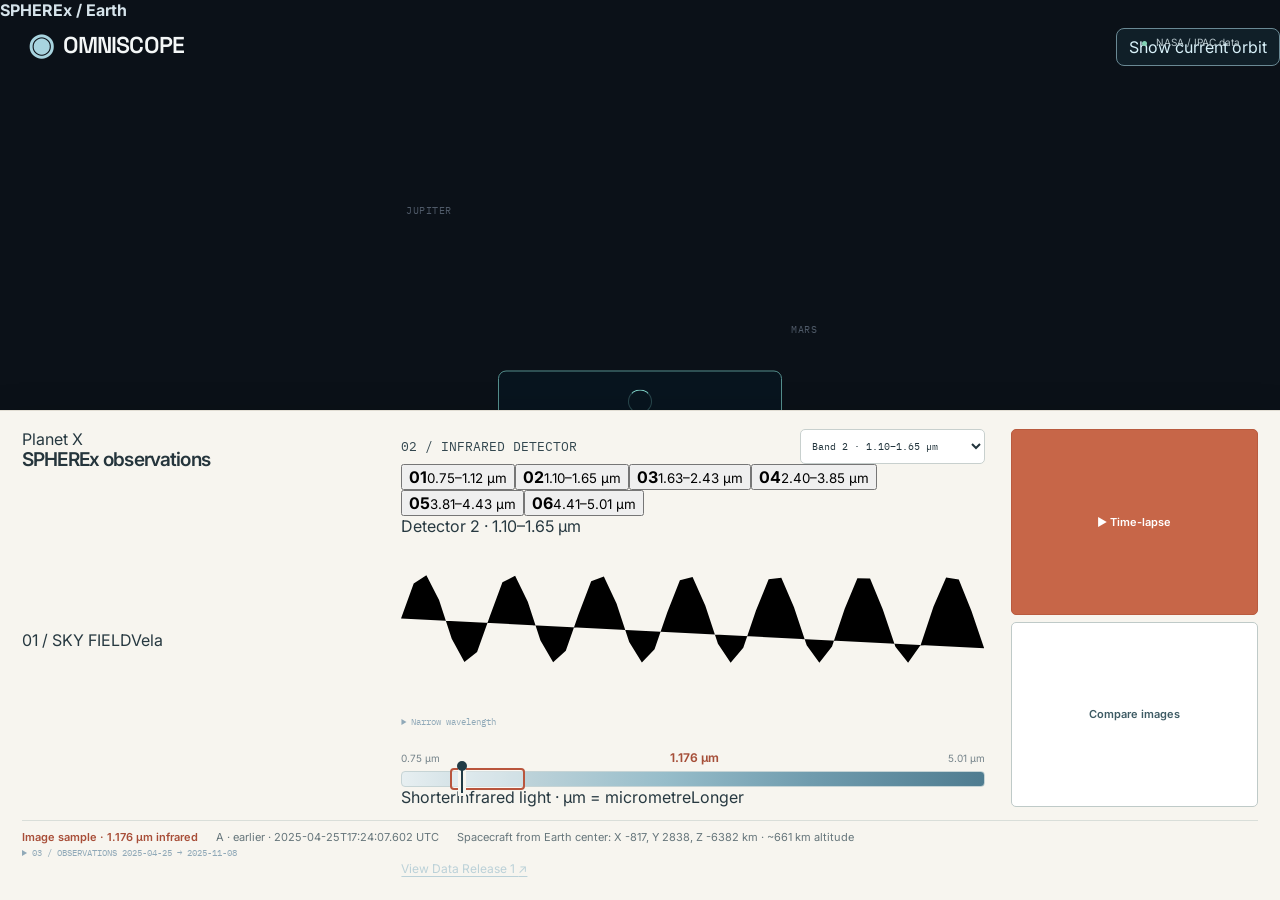
<file: omniscope/public/index.html>
<!doctype html>
<html lang="en">
<head>
<meta charset="UTF-8" />
<meta name="viewport" content="width=device-width, initial-scale=1.0" />
<title>OMNISCOPE</title>
<meta name="description" content="Explore real SPHEREx infrared observations, compare the sky over time, and investigate possible moving sources." />
<meta property="og:type" content="website" />
<meta property="og:title" content="OmniScope | SPHEREx Sky Explorer" />
<meta property="og:description" content="Compare real NASA/IPAC infrared sky images and explore the changing sky." />
<style>
:root {
    --void: #05070d;
    --panel: rgba(10, 15, 26, 0.72);
    --border: rgba(148, 163, 184, 0.14);
    --cyan: #6fd8e8;
    --text: #e7ecf3;
    --muted: #7c8a9e;
    --warn: #d98f5a;
  }
  * { box-sizing: border-box; }
  html, body { margin: 0; height: 100%; background: var(--void); color: var(--text);
    font-family: 'Inter', -apple-system, BlinkMacSystemFont, sans-serif; overflow: hidden; }
  .mono { font-family: 'JetBrains Mono', ui-monospace, monospace; }
  canvas { display: block; }

  #app { position: relative; width: 100vw; height: 100vh; }
  .overlay { position: absolute; inset: 0; pointer-events: none; }

  /* Top bar */
  .top-left { position: absolute; left: 24px; top: 24px; }
  .top-left h1 { font-size: 15px; font-weight: 500; letter-spacing: 0.22em; margin: 0; }
  .top-left p { font-size: 10px; text-transform: uppercase; letter-spacing: 0.18em; color: var(--muted); margin: 4px 0 0; }
  .top-right { position: absolute; right: 24px; top: 24px; text-align: right; }
  .top-right .date { font-size: 12px; letter-spacing: 0.02em; color: #cbd5e1; }
  .live-row { display: flex; align-items: center; justify-content: flex-end; gap: 6px; margin-top: 4px; }
  .live-dot { width: 6px; height: 6px; border-radius: 50%; background: var(--cyan); box-shadow: 0 0 6px 1px rgba(111,216,232,0.7); }
  .live-dot.paused { background: #475569; box-shadow: none; }
  .live-label { font-size: 10px; text-transform: uppercase; letter-spacing: 0.18em; color: var(--muted); }

  /* Control panel */
  .control-panel { position: absolute; left: 24px; top: 96px; width: 258px; max-height: calc(100vh - 96px - 210px); min-height: 120px; overflow-y: auto; overflow-x: hidden;
    border: 1px solid var(--border); border-radius: 6px; background: var(--panel);
    backdrop-filter: blur(10px); pointer-events: auto; }
  .control-panel .head { border-bottom: 1px solid var(--border); padding: 12px 16px; position: sticky; top: 0; background: var(--panel); backdrop-filter: blur(10px); }
  .control-panel .head span { font-size: 10px; text-transform: uppercase; letter-spacing: 0.18em; color: var(--muted); }
  .control-panel ul { list-style: none; margin: 0; padding: 4px 0; }
  .control-panel button { all: unset; display: flex; align-items: center; justify-content: space-between;
    width: 100%; padding: 9px 16px; font-size: 12.5px; cursor: pointer; color: #cbd5e1; box-sizing: border-box; }
  .control-panel button:hover { background: rgba(255,255,255,0.05); }
  .control-panel button.off span.label { color: #64748b; }
  .control-panel button span.label { flex: 1; min-width: 0; overflow-wrap: break-word; padding-right: 8px; }
  .dot { width: 11px; height: 11px; border-radius: 50%; border: 1px solid #475569; flex-shrink: 0; }
  .dot.on { border-color: rgba(111,216,232,0.6); background: rgba(111,216,232,0.7); }

  /* Rocket button */

  /* Object inspector */
  .inspector { position: relative; width: 100%; flex: 0 1 auto; min-height: 0; overflow-y: auto;
    border: 1px solid var(--border); border-radius: 6px; background: rgba(10,15,26,0.82);
    backdrop-filter: blur(10px); pointer-events: none; opacity: 0; transform: translateX(24px);
    transition: all 0.3s ease; }
  .inspector.open { opacity: 1; transform: translateX(0); pointer-events: auto; }
  .inspector-head { display: flex; align-items: flex-start; justify-content: space-between;
    border-bottom: 1px solid var(--border); padding: 12px 16px; position: sticky; top: 0; background: rgba(10,15,26,0.92); }
  .inspector-head .cat { font-size: 10px; text-transform: uppercase; letter-spacing: 0.18em; color: var(--muted); margin: 0; }
  .inspector-head h2 { font-size: 17px; font-weight: 500; margin: 2px 0 0; color: #f8fafc; }
  .inspector-head button { all: unset; cursor: pointer; color: #64748b; }
  .inspector-head button:hover { color: #e2e8f0; }
  .inspector-body { padding: 12px 16px; }
  .inspector-body .desc { font-size: 12.5px; line-height: 1.5; color: #94a3b8; margin: 0 0 12px; }
  .section-label { font-size: 10px; text-transform: uppercase; letter-spacing: 0.18em; color: var(--muted); margin: 16px 0 4px; }
  .field { display: flex; align-items: baseline; justify-content: space-between; border-bottom: 1px solid rgba(255,255,255,0.06); padding: 7px 0; gap: 12px; }
  .field .k { font-size: 11px; text-transform: uppercase; letter-spacing: 0.14em; color: #64748b; }
  .field .v { font-size: 13px; color: #f1f5f9; text-align: right; }
  .hazard-flag { margin-top: 8px; border: 1px solid rgba(217,143,90,0.3); background: rgba(217,143,90,0.1);
    padding: 6px 10px; border-radius: 4px; font-size: 11px; color: #e3ab7c; }
  .source-note { margin-top: 10px; font-size: 10.5px; line-height: 1.5; color: #536176; }
  .actions { display: flex; gap: 8px; margin-top: 16px; }
  .actions button { all: unset; flex: 1; text-align: center; border: 1px solid rgba(255,255,255,0.15);
    border-radius: 4px; padding: 8px 12px; font-size: 11px; text-transform: uppercase; letter-spacing: 0.1em;
    color: #cbd5e1; cursor: pointer; transition: all 0.15s; }
  .actions button:hover { background: rgba(255,255,255,0.05); }
  .actions button.active { border-color: rgba(111,216,232,0.5); background: rgba(111,216,232,0.1); color: #a5e8f2; }

  /* Timeline */
  .timeline { position: absolute; bottom: 24px; left: 50%; transform: translateX(-50%);
    width: min(680px, 88vw); display: flex; align-items: center; gap: 16px;
    border: 1px solid var(--border); border-radius: 6px; background: var(--panel);
    backdrop-filter: blur(10px); padding: 12px 16px; pointer-events: auto; }
  .play-btn { all: unset; display: flex; align-items: center; justify-content: center;
    width: 32px; height: 32px; border: 1px solid var(--border); border-radius: 4px; color: #e2e8f0; cursor: pointer; flex-shrink: 0; }
  .play-btn:hover { background: rgba(255,255,255,0.1); }
  .timeline-body { flex: 1; display: flex; flex-direction: column; gap: 6px; min-width: 0; }
  .timeline input[type=range] { width: 100%; height: 4px; -webkit-appearance: none; background: rgba(255,255,255,0.1); border-radius: 2px; cursor: pointer; }
  .timeline input[type=range]::-webkit-slider-thumb { -webkit-appearance: none; width: 11px; height: 11px; border-radius: 50%; background: var(--cyan); }
  .timeline-row { display: flex; align-items: center; justify-content: space-between; }
  .timeline-row .date { font-size: 11px; letter-spacing: 0.02em; color: #cbd5e1; white-space: nowrap; }
  .speed-steps { display: flex; align-items: center; gap: 4px; }
  .speed-steps button { all: unset; padding: 2px 6px; border-radius: 3px; font-size: 10px; color: #64748b; cursor: pointer; }
  .speed-steps button.active { background: rgba(111,216,232,0.15); color: #a5e8f2; }

  /* Loading screen */
  #loading { position: fixed; inset: 0; z-index: 50; display: flex; flex-direction: column;
    align-items: center; justify-content: center; overflow: hidden; background: #03040a;
    transition: opacity 0.3s ease; }
  #loading.hidden { opacity: 0; pointer-events: none; }
  .data-stream { position: absolute; top: 0; font-size: 10px; line-height: 14px; color: rgba(111,216,232,0.25); white-space: pre; }
  @keyframes dataStream { from { transform: translateY(-100%); } to { transform: translateY(100vh); } }
  .scanlines { position: absolute; inset: 0; pointer-events: none;
    background-image: repeating-linear-gradient(0deg, rgba(111,216,232,0.05) 0px, rgba(111,216,232,0.05) 1px, transparent 1px, transparent 3px); }
  .eye-wrap { position: relative; transition: transform 0.5s ease, opacity 0.5s ease; z-index: 10; }
  .eye-wrap.granted { transform: scale(8); opacity: 0; }
  .load-text { position: relative; z-index: 10; margin-top: 28px; display: flex; flex-direction: column; align-items: center; transition: opacity 0.2s ease; }
  .load-text.granted { opacity: 0; }
  .load-text h1 { font-size: 15px; font-weight: 500; letter-spacing: 0.32em; margin: 0; color: #f1f5f9; }
  .load-text .status { margin-top: 12px; height: 16px; font-size: 10px; text-transform: uppercase; letter-spacing: 0.2em; color: rgba(111,216,232,0.8); }
  .load-bar { margin-top: 16px; width: 160px; height: 1px; overflow: hidden; background: rgba(255,255,255,0.1); }
  .load-bar-fill { height: 100%; background: rgba(111,216,232,0.7); transition: width 0.22s linear; width: 0%; }

  /* Pilot / first-person HUD */
  #pilotHud { position: absolute; inset: 0; display: none; pointer-events: none; }
  #pilotHud.active { display: block; }
  .crosshair { position: absolute; left: 50%; top: 50%; transform: translate(-50%, -50%); width: 20px; height: 20px; }
  .crosshair::before, .crosshair::after { content: ''; position: absolute; background: rgba(111,216,232,0.75); }
  .crosshair::before { left: 9px; top: 0; width: 2px; height: 20px; }
  .crosshair::after { top: 9px; left: 0; width: 20px; height: 2px; }
  .pilot-info { position: absolute; left: 24px; bottom: 24px; border: 1px solid rgba(111,216,232,0.25);
    background: rgba(10,15,26,0.7); backdrop-filter: blur(8px); border-radius: 6px; padding: 12px 16px; }
  .pilot-info p { margin: 0; font-size: 10px; text-transform: uppercase; letter-spacing: 0.14em; color: var(--muted); }
  .pilot-info .speed { margin-top: 4px; font-size: 15px; color: #a5e8f2; }
  .pilot-hint { position: absolute; right: 24px; bottom: 24px; text-align: right; font-size: 10.5px; color: #94a3b8; line-height: 1.7; }
  .pilot-hint kbd { border: 1px solid rgba(255,255,255,0.2); border-radius: 3px; padding: 1px 5px; font-size: 10px; color: #cbd5e1; }
  #exitPilotBtn { all: unset; position: absolute; top: 24px; left: 50%; transform: translateX(-50%); pointer-events: auto;
    cursor: pointer; border: 1px solid rgba(111,216,232,0.35); background: rgba(10,15,26,0.75);
    backdrop-filter: blur(8px); border-radius: 6px; padding: 8px 16px; font-size: 11px; text-transform: uppercase;
    letter-spacing: 0.12em; color: #a5e8f2; }
  #exitPilotBtn:hover { background: rgba(111,216,232,0.15); }
  #pilotPrompt { position: absolute; inset: 0; display: none; align-items: flex-start; justify-content: center;
    padding-top: 18vh; pointer-events: none; text-align: center; transition: opacity 0.3s ease; }
  #pilotPrompt.visible { display: flex; }
  #pilotPrompt .box { border: 1px solid rgba(111,216,232,0.3); background: rgba(10,15,26,0.85); border-radius: 8px; padding: 24px 32px; }
  #pilotPrompt h3 { margin: 0 0 6px; font-size: 13px; letter-spacing: 0.1em; text-transform: uppercase; color: #a5e8f2; }
  #pilotPrompt p { margin: 0; font-size: 12px; color: #94a3b8; }

  /* Live alert ticker */
  #ticker { position: relative; width: 100%; margin-top: auto; flex: none;
    border: 1px solid var(--border); border-radius: 6px; background: var(--panel);
    backdrop-filter: blur(10px); pointer-events: auto; }
  #ticker .head { display: flex; align-items: center; gap: 6px; padding: 9px 14px; border-bottom: 1px solid var(--border); }
  #ticker .head .dot { width: 5px; height: 5px; border-radius: 50%; background: var(--cyan); box-shadow: 0 0 5px 1px rgba(111,216,232,0.6); flex: none; }
  #ticker .head span { font-size: 10px; text-transform: uppercase; letter-spacing: 0.16em; color: var(--muted); }
  #ticker .log { max-height: 132px; -webkit-mask-image: linear-gradient(to bottom, transparent 0, #000 18px); mask-image: linear-gradient(to bottom, transparent 0, #000 18px); overflow-y: auto; padding: 8px 14px 10px; display: flex; flex-direction: column; gap: 7px; }
  #ticker .entry { font-size: 10.5px; line-height: 1.5; color: #9fb0c3; }
  #ticker .entry .t { color: #566277; margin-right: 6px; }
  #ticker .entry.alert { color: #e3ab7c; }

  /* EYE / JARVIS console */
  #eyeConsole { position: fixed; inset: 0; z-index: 40; display: none; align-items: flex-start; justify-content: center;
    padding-top: 14vh; background: rgba(3,4,10,0.55); backdrop-filter: blur(4px); }
  #eyeConsole.open { display: flex; }
  #eyeConsole .panel { width: min(560px, 90vw); border: 1px solid rgba(111,216,232,0.3); border-radius: 8px;
    background: rgba(8,12,20,0.92); box-shadow: 0 20px 60px rgba(0,0,0,0.5); }
  #eyeConsole .panel-head { display: flex; align-items: center; justify-content: space-between; padding: 12px 16px; border-bottom: 1px solid var(--border); }
  #eyeConsole .panel-head .title { display: flex; align-items: center; gap: 8px; font-size: 11px; text-transform: uppercase; letter-spacing: 0.16em; color: var(--cyan); }
  #eyeConsole .panel-head .title .dot { width: 6px; height: 6px; border-radius: 50%; background: var(--cyan); box-shadow: 0 0 6px 1px rgba(111,216,232,0.7); }
  #eyeConsole .panel-head button { all: unset; cursor: pointer; color: #64748b; }
  #eyeConsole .panel-head button:hover { color: #e2e8f0; }
  #eyeLog { max-height: 260px; overflow-y: auto; padding: 14px 16px; display: flex; flex-direction: column; gap: 10px; }
  #eyeLog .line { font-size: 12.5px; line-height: 1.55; }
  #eyeLog .line.user { color: #cbd5e1; }
  #eyeLog .line.user::before { content: '> '; color: var(--cyan); }
  #eyeLog .line.reply { color: #9fb0c3; white-space: pre-line; }
  #eyeConsole .input-row { display: flex; align-items: center; gap: 10px; border-top: 1px solid var(--border); padding: 10px 16px; }
  #eyeConsole .input-row span { color: var(--cyan); font-size: 13px; }
  #eyeInput { flex: 1; background: none; border: 0; outline: none; padding: 0; margin: 0; -webkit-user-select: text; user-select: text; caret-color: var(--cyan); font-family: 'JetBrains Mono', ui-monospace, monospace; font-size: 13px; color: #f1f5f9; }
  #eyeConsole .hint { padding: 0 16px 12px; font-size: 10.5px; color: #536176; }

  /* Launch event HUD */
  #launchAlert { position: absolute; left: 50%; top: 90px; transform: translateX(-50%) translateY(-8px); pointer-events: none;
    width: min(420px, 84vw); text-align: center; opacity: 0; transition: opacity 0.4s ease, transform 0.4s ease; }
  #launchAlert.visible { opacity: 1; transform: translateX(-50%) translateY(0); }
  #launchAlert .box { border: 1px solid rgba(217,143,90,0.4); background: rgba(10,15,26,0.85); backdrop-filter: blur(10px);
    border-radius: 8px; padding: 14px 20px; }
  #launchAlert .tag { font-size: 10px; text-transform: uppercase; letter-spacing: 0.2em; color: #e3ab7c; margin: 0 0 4px; }
  #launchAlert h3 { margin: 0; font-size: 15px; font-weight: 500; color: #f8fafc; }
  #launchAlert .sub { margin: 4px 0 0; font-size: 11px; color: #94a3b8; }
  #launchCaption { position: absolute; left: 50%; bottom: 130px; transform: translateX(-50%); pointer-events: none;
    font-size: 11px; text-transform: uppercase; letter-spacing: 0.22em; color: rgba(111,216,232,0.85); opacity: 0; transition: opacity 0.3s ease; }
  #launchCaption.visible { opacity: 1; }

  /* Launch prompt (opt-in) + sequence HUD */
  #launchAlert { top: 84px; }
  #launchAlert .row { display: flex; align-items: center; justify-content: space-between; margin-bottom: 2px; }
  #launchAlert .row .tag { margin: 0; }
  #launchAlert .clock { font-size: 12px; color: #a5e8f2; letter-spacing: 0.08em; }
  #launchAlert .note { margin: 8px 0 0; font-size: 9.5px; letter-spacing: 0.08em; color: #536176; }
  #launchAlert #launchSkip { all: unset; pointer-events: auto; cursor: pointer; margin-top: 10px; display: inline-block;
    border: 1px solid rgba(255,255,255,0.15); border-radius: 4px; padding: 5px 12px; font-size: 10px;
    text-transform: uppercase; letter-spacing: 0.12em; color: #94a3b8; }
  #launchAlert #launchSkip:hover { background: rgba(255,255,255,0.06); color: #e2e8f0; }
  #launchPrompt { position: absolute; left: 50%; top: 84px; transform: translateX(-50%) translateY(-8px);
    width: min(400px, 86vw); opacity: 0; pointer-events: none; transition: opacity 0.35s ease, transform 0.35s ease; }
  #launchPrompt.visible { opacity: 1; transform: translateX(-50%) translateY(0); pointer-events: auto; }
  #launchPrompt .box { position: relative; overflow: hidden; border: 1px solid rgba(111,216,232,0.28); background: rgba(10,15,26,0.9);
    backdrop-filter: blur(10px); border-radius: 8px; padding: 14px 16px 16px; }
  #launchPrompt .tag { margin: 0 0 4px; font-size: 10px; text-transform: uppercase; letter-spacing: 0.2em; color: var(--cyan); }
  #launchPrompt h3 { margin: 0; font-size: 15px; font-weight: 500; color: #f8fafc; }
  #launchPrompt .sub { margin: 4px 0 0; font-size: 11px; color: #94a3b8; }
  #launchPrompt .sum { margin: 8px 0 0; font-size: 12px; line-height: 1.5; color: #7c8a9e; }
  #launchPrompt .btns { display: flex; align-items: center; gap: 8px; margin-top: 12px; }
  #launchPrompt .btns button { all: unset; cursor: pointer; border: 1px solid rgba(255,255,255,0.15); border-radius: 4px;
    padding: 6px 12px; font-size: 10.5px; text-transform: uppercase; letter-spacing: 0.1em; color: #cbd5e1; box-sizing: border-box; }
  #launchPrompt .btns button:hover { background: rgba(255,255,255,0.06); }
  #launchPrompt .btns button.primary { border-color: rgba(111,216,232,0.5); background: rgba(111,216,232,0.12); color: #a5e8f2; }
  #launchPrompt .btns .spacer { flex: 1; }
  #launchPrompt .btns button.quiet { border-color: transparent; color: #536176; padding-right: 0; }
  #launchPrompt .bar { position: absolute; left: 0; bottom: 0; height: 2px; width: 100%; background: rgba(111,216,232,0.55); transform-origin: left; }
  #launchPrompt .bar.run { animation: promptBar 12s linear forwards; }
  @keyframes promptBar { from { transform: scaleX(1); } to { transform: scaleX(0); } }

  /* Launch calendar inside the control panel */
  .control-panel .section-btn { border-top: 1px solid var(--border); margin-top: 4px; }
  .control-panel .ld { font-size: 10.5px; color: #64748b; flex: none; }
  .control-panel .ld.up { color: #a5e8f2; }
  .control-panel .count { font-size: 10.5px; color: #64748b; flex: none; }
  .control-panel #launchList button { padding-top: 7px; padding-bottom: 7px; font-size: 12px; }

  /* Pilot target card */
  #pilotTarget { position: absolute; right: 24px; top: 24px; width: 264px; display: none; pointer-events: auto;
    border: 1px solid rgba(111,216,232,0.28); background: rgba(10,15,26,0.82); backdrop-filter: blur(10px);
    border-radius: 8px; padding: 12px 14px; }
  #pilotTarget.visible { display: block; }
  #pilotTarget .cat { margin: 0; font-size: 10px; text-transform: uppercase; letter-spacing: 0.18em; color: var(--muted); }
  #pilotTarget h4 { margin: 2px 0 0; font-size: 16px; font-weight: 500; color: #f8fafc; }
  #pilotTarget .dist { margin-top: 6px; font-size: 12px; color: #a5e8f2; }
  #pilotTarget .desc { margin: 8px 0 0; font-size: 11.5px; line-height: 1.5; color: #7c8a9e; }
  #pilotTarget .btns { display: flex; gap: 8px; margin-top: 10px; }
  #pilotTarget .btns button { all: unset; flex: 1; text-align: center; cursor: pointer; border: 1px solid rgba(255,255,255,0.15);
    border-radius: 4px; padding: 6px 8px; font-size: 10.5px; text-transform: uppercase; letter-spacing: 0.1em; color: #cbd5e1; box-sizing: border-box; }
  #pilotTarget .btns button:hover { background: rgba(255,255,255,0.06); }
  #pilotTarget .btns button.primary { border-color: rgba(111,216,232,0.5); background: rgba(111,216,232,0.12); color: #a5e8f2; }

  /* Layout columns */
  .col-right { position: absolute; right: 24px; top: 96px; bottom: 100px; width: 300px; display: flex;
    flex-direction: column; gap: 12px; pointer-events: none; }
  .left-actions { position: absolute; left: 24px; bottom: 100px; display: flex; flex-direction: column; gap: 8px;
    align-items: flex-start; pointer-events: none; }
  .action-btn { all: unset; box-sizing: border-box; pointer-events: auto; cursor: pointer; display: flex; align-items: center; gap: 8px;
    border: 1px solid var(--border); border-radius: 6px; background: var(--panel); backdrop-filter: blur(10px);
    padding: 10px 14px; color: #94a3b8; font-size: 11px; text-transform: uppercase; letter-spacing: 0.12em; transition: background 0.15s, color 0.15s; }
  .action-btn:hover { background: rgba(255,255,255,0.07); color: #e2e8f0; }
  .action-btn.accent { border-color: rgba(111,216,232,0.3); color: #a5e8f2; }
  .action-btn.accent:hover { background: rgba(111,216,232,0.12); }
  .action-btn kbd { margin-left: 4px; border: 1px solid rgba(255,255,255,0.18); border-radius: 3px; padding: 0 5px; font-size: 10px; color: #7c8a9e; }

  /* Launch UI must sit above the canvas (it precedes #app in the DOM) */
  #launchAlert, #launchPrompt, #launchCaption { z-index: 30; }

  /* EYE quick-command chips */
  #eyeChips { display: flex; flex-wrap: wrap; gap: 6px; padding: 0 16px 12px; }
  #eyeChips button { all: unset; box-sizing: border-box; cursor: pointer; border: 1px solid rgba(255,255,255,0.14); border-radius: 999px;
    padding: 4px 10px; font-size: 10.5px; color: #94a3b8; }
  #eyeChips button:hover { border-color: rgba(111,216,232,0.5); color: #a5e8f2; background: rgba(111,216,232,0.08); }
  .col-right:has(.inspector.open) #ticker .log { max-height: 72px; }
  .control-panel, .left-actions, .timeline { transition: opacity 0.5s ease; }
  .overlay.cinematic .control-panel, .overlay.cinematic .left-actions { opacity: 0; }
  .overlay.cinematic .control-panel, .overlay.cinematic .left-actions, .overlay.cinematic .left-actions * { pointer-events: none !important; }
  .overlay.cinematic .timeline { opacity: 0.35; }
  .focus-chip { all: unset; box-sizing: border-box; position: absolute; left: 50%; bottom: 92px; transform: translateX(-50%);
    pointer-events: auto; cursor: pointer; display: none; align-items: center; gap: 10px; white-space: nowrap;
    border: 1px solid rgba(111,216,232,0.28); border-radius: 999px; background: rgba(10,15,26,0.75);
    backdrop-filter: blur(8px); padding: 5px 13px; font-size: 10.5px; letter-spacing: 0.08em; color: #a5e8f2; }
  .focus-chip.visible { display: flex; }
  .focus-chip:hover { background: rgba(111,216,232,0.1); }
  .focus-chip .hint { color: #536176; }
  .overlay.cinematic .focus-chip { opacity: 0; pointer-events: none !important; }

</style>

<link rel="stylesheet" href="./survey-system.css"><link rel="stylesheet" href="./calm-ui.css"><link rel="stylesheet" href="./refined-ui.css"><link rel="stylesheet" href="./mission-ui.css"><link rel="icon" href="./favicon.svg">
<link rel="stylesheet" href="https://fonts.googleapis.com/css2?family=Inter:wght@300;400;500;600&family=JetBrains+Mono:wght@400;500&display=swap" media="print" onload="this.media='all'">
<link rel="stylesheet" href="https://fonts.googleapis.com/css2?family=Space+Grotesk:wght@400;500;600&family=IBM+Plex+Mono:wght@400;500&display=swap" media="print" onload="this.media='all'">
</head>
<body class="spx-starting">
<script>
/* Failsafe: the loading screen can never get stuck, even if a module or font is slow or fails. */
(function(){function hide(){var l=document.getElementById('loading');if(l)l.classList.add('hidden')}
setTimeout(hide,2600);window.addEventListener('load',function(){setTimeout(hide,900)});window.addEventListener('error',function(){setTimeout(hide,400)},true);
window.addEventListener('unhandledrejection',function(){setTimeout(hide,400)})})();
</script>

<div id="launchAlert">
  <div class="box">
    <div class="row"><p class="tag mono">Launch Sequence</p><span class="clock mono" id="launchClock">T-00:00</span></div>
    <h3 id="launchAlertTitle"></h3>
    <p class="sub mono" id="launchAlertSub"></p>
    <p class="note mono">Illustrative sequence &mdash; not live telemetry</p>
    <button id="launchSkip">Skip &middot; Esc</button>
  </div>
</div>
<div id="launchPrompt">
  <div class="box">
    <p class="tag mono" id="promptTag">Launch on record</p>
    <h3 id="promptTitle"></h3>
    <p class="sub mono" id="promptSub"></p>
    <p class="sum" id="promptSum"></p>
    <div class="btns">
      <button class="primary" id="promptWatch">Watch launch</button>
      <button id="promptDismiss">Not now</button>
      <span class="spacer"></span>
      <button class="quiet" id="promptMute">Mute alerts</button>
    </div>
    <div class="bar" id="promptBar"></div>
  </div>
</div>
<div id="launchCaption" class="mono"></div>

<div id="eyeConsole">
  <div class="panel">
    <div class="panel-head">
      <div class="title"><span class="dot"></span><span>EYE — System Console</span></div>
      <button id="eyeClose"><svg width="12" height="12" viewBox="0 0 12 12" stroke="currentColor" stroke-width="1.3"><line x1="1" y1="1" x2="11" y2="11"/><line x1="11" y1="1" x2="1" y2="11"/></svg></button>
    </div>
    <div id="eyeLog"></div>
    <div id="eyeChips"></div>
    <div class="input-row">
      <span class="mono">&gt;</span>
      <input id="eyeInput" class="mono" type="text" placeholder="ask eye — try 'show apophis' or 'help'" autocomplete="off" />
    </div>
    <p class="hint mono">Simulated command interface — matches against known objects and commands, not a live AI.</p>
  </div>
</div>

<div id="app"></div>

<div id="pilotHud">
  <div class="crosshair"></div>
  <div class="pilot-info">
    <p>Rocket Velocity</p>
    <div class="speed mono" id="pilotSpeedReadout">0 units/s</div>
  </div>
  <div class="pilot-hint mono">
    <div>Click + drag to steer</div>
    <div>Click a body to target &middot; <kbd>F</kbd> fly there</div>
    <div><kbd>W</kbd><kbd>A</kbd><kbd>S</kbd><kbd>D</kbd> thrust &amp; strafe</div>
    <div><kbd>SPACE</kbd>/<kbd>SHIFT</kbd> up / down</div>
    <div><kbd>SCROLL</kbd> throttle &middot; <kbd>ESC</kbd> exit</div>
  </div>
  <div id="pilotTarget">
    <p class="cat mono" id="ptCat"></p>
    <h4 id="ptName"></h4>
    <div class="dist mono" id="ptDist"></div>
    <p class="desc" id="ptDesc"></p>
    <div class="btns"><button class="primary" id="ptFly">Fly there (F)</button><button id="ptClear">Clear</button></div>
  </div>
  <button id="exitPilotBtn">Exit Rocket</button>
</div>
<div id="pilotPrompt">
  <div class="box">
    <h3>You're at the controls</h3>
    <p>Click and drag to look around. WASD to fly. Click any planet to target it.</p>
  </div>
</div>

<div id="loading">
  <div id="stream-container"></div>
  <div class="scanlines"></div>
  <div class="eye-wrap" id="eyeWrap">
    <svg width="140" height="140" viewBox="0 0 140 140">
      <defs>
        <radialGradient id="iris" cx="50%" cy="50%" r="50%">
          <stop offset="0%" stop-color="#0d3742" />
          <stop offset="55%" stop-color="#0a2530" />
          <stop offset="100%" stop-color="#051419" />
        </radialGradient>
      </defs>
      <circle cx="70" cy="70" r="64" fill="none" stroke="#6fd8e8" stroke-opacity="0.18" stroke-width="0.6" />
      <circle cx="70" cy="70" r="58" fill="none" stroke="#6fd8e8" stroke-opacity="0.35" stroke-width="0.8" stroke-dasharray="2 6">
        <animateTransform attributeName="transform" type="rotate" from="0 70 70" to="360 70 70" dur="6s" repeatCount="indefinite" />
      </circle>
      <path d="M 6 70 Q 70 20 134 70 Q 70 120 6 70 Z" fill="#03080b" stroke="#6fd8e8" stroke-opacity="0.5" stroke-width="1" />
      <circle cx="70" cy="70" r="26" fill="url(#iris)" stroke="#6fd8e8" stroke-opacity="0.6" stroke-width="0.8" />
      <circle cx="70" cy="70" r="10" fill="#010304" />
      <path d="M 70 70 L 70 44 A 26 26 0 0 1 92 82 Z" fill="#6fd8e8" opacity="0.22">
        <animateTransform attributeName="transform" type="rotate" from="0 70 70" to="360 70 70" dur="1.4s" repeatCount="indefinite" />
      </path>
      <g transform="translate(10,10)"><path d="M -8 -8 L -8 0 M -8 -8 L 0 -8" stroke="#6fd8e8" stroke-opacity="0.5" stroke-width="1" fill="none" /></g>
      <g transform="translate(130,10) rotate(90)"><path d="M -8 -8 L -8 0 M -8 -8 L 0 -8" stroke="#6fd8e8" stroke-opacity="0.5" stroke-width="1" fill="none" /></g>
      <g transform="translate(130,130) rotate(180)"><path d="M -8 -8 L -8 0 M -8 -8 L 0 -8" stroke="#6fd8e8" stroke-opacity="0.5" stroke-width="1" fill="none" /></g>
      <g transform="translate(10,130) rotate(270)"><path d="M -8 -8 L -8 0 M -8 -8 L 0 -8" stroke="#6fd8e8" stroke-opacity="0.5" stroke-width="1" fill="none" /></g>
    </svg>
  </div>
  <div class="load-text" id="loadText">
    <h1>OMNISCOPE</h1>
    <p class="status mono" id="statusLine">ESTABLISHING UPLINK</p>
    <div class="load-bar"><div class="load-bar-fill" id="loadBarFill"></div></div>
  </div>
</div>
<script type="importmap">
{
  "imports": {
    "three": "./vendor/three.module.js",
    "three/addons/": "./vendor/addons/"
  }
}
</script>
<script type="module">
import * as THREE from 'three';
import { OrbitControls } from 'three/addons/controls/OrbitControls.js';
import { installSurvey } from './survey-system.js';
import('./timelapse-lab.js').catch(e=>console.warn('Time-lapse lab unavailable',e));

setTimeout(bootSequence, 0);

/* ---------------------------------------------------------------------- */
/*  Loading sequence                                                       */
/* ---------------------------------------------------------------------- */
const STATUS_LINES = ['OPENING OBSERVATORY', 'LOADING INFRARED SKY', 'READING SPHEREX IMAGES', 'ALIGNING SKY COORDINATES', 'OBSERVATORY READY'];
const HEX = '0123456789ABCDEF';
function randomHexLine(len) { let s = ''; for (let i = 0; i < len; i++) s += HEX[Math.floor(Math.random() * 16)]; return s; }

const streamContainer = document.getElementById('stream-container');
for (let i = 0; i < 14; i++) {
  const col = document.createElement('div');
  col.className = 'data-stream mono';
  col.style.left = `${(i / 14) * 100 + Math.random() * 3}%`;
  const duration = 1.1 + Math.random() * 0.6;
  const delay = Math.random() * 0.4;
  col.style.animation = `dataStream ${duration}s linear ${delay}s infinite`;
  col.textContent = randomHexLine(28).split('').join('\n');
  streamContainer.appendChild(col);
}

const statusLine = document.getElementById('statusLine');
const loadBarFill = document.getElementById('loadBarFill');
const eyeWrap = document.getElementById('eyeWrap');
const loadText = document.getElementById('loadText');
const loadingEl = document.getElementById('loading');

let statusIndex = 0;
const stepMs = 90;
function bootSequence() {
  STATUS_LINES.forEach((_, i) => {
    setTimeout(() => {
      statusIndex = i;
      statusLine.textContent = STATUS_LINES[i];
      loadBarFill.style.width = `${((i + 1) / STATUS_LINES.length) * 100}%`;
    }, i * stepMs);
  });
  setTimeout(() => { eyeWrap.classList.add('granted'); loadText.classList.add('granted'); }, STATUS_LINES.length * stepMs + 60);
  setTimeout(() => { loadingEl.classList.add('hidden'); }, STATUS_LINES.length * stepMs + 200);
}

/* ---------------------------------------------------------------------- */
/*  Data model                                                             */
/*  Planet + real-object elements are sourced from JPL Small-Body Database */
/*  / Wikipedia orbital-characteristics infoboxes. See per-object          */
/*  "source" fields surfaced in the inspector panel.                       */
/* ---------------------------------------------------------------------- */
const AU_TO_SCENE_UNITS = 12;

const planets = [
  { id: 'mercury', name: 'Mercury', category: 'planet', kind: 'terrestrial', displayRadius: 0.34, color: '#a99c94',
    el: { a: 0.387, e: 0.2056, incl: 7.0, m0: 174.8, period: 88.0 },
    description: 'The smallest and innermost planet, with extreme surface temperature swings.' },
  { id: 'venus', name: 'Venus', category: 'planet', kind: 'terrestrial', displayRadius: 0.52, color: '#d8c398',
    el: { a: 0.723, e: 0.0068, incl: 3.39, m0: 50.4, period: 224.7 },
    description: 'A thick, runaway-greenhouse atmosphere makes Venus the hottest planet.' },
  { id: 'earth', name: 'Earth', category: 'planet', kind: 'terrestrial', displayRadius: 0.55, color: '#5aa9d6',
    el: { a: 1.0, e: 0.0167, incl: 0.0, m0: 358.6, period: 365.25 },
    description: 'Our home world, and the reference point for every near-Earth object tracked here.' },
  { id: 'mars', name: 'Mars', category: 'planet', kind: 'terrestrial', displayRadius: 0.42, color: '#c1633f',
    el: { a: 1.524, e: 0.0934, incl: 1.85, m0: 19.4, period: 687.0 },
    description: 'The Red Planet, home to the largest volcano and canyon in the solar system.' },
  { id: 'jupiter', name: 'Jupiter', category: 'planet', kind: 'gas', displayRadius: 1.4, color: '#c9a789',
    el: { a: 5.203, e: 0.0489, incl: 1.3, m0: 20.0, period: 4331.0 },
    description: 'The largest planet, a gas giant whose gravity shapes much of the inner solar system.' },
  { id: 'saturn', name: 'Saturn', category: 'planet', kind: 'gas', displayRadius: 1.2, color: '#dcc79a',
    el: { a: 9.537, e: 0.0565, incl: 2.49, m0: 317.0, period: 10747.0 },
    description: 'Famous for its prominent ring system, composed mostly of ice and rock.' },
  { id: 'uranus', name: 'Uranus', category: 'planet', kind: 'gas', displayRadius: 0.9, color: '#9fd6d9',
    el: { a: 19.191, e: 0.0463, incl: 0.77, m0: 142.2, period: 30589.0 },
    description: 'An ice giant that rotates almost on its side relative to the solar plane.' },
  { id: 'neptune', name: 'Neptune', category: 'planet', kind: 'gas', displayRadius: 0.87, color: '#5f7fd6',
    el: { a: 30.07, e: 0.0086, incl: 1.77, m0: 256.2, period: 59800.0 },
    description: 'The outermost known planet, driven by the fastest winds in the solar system.' },
];

/* Real near-Earth objects, PHAs, and a long-period comet (JPL SBDB / Wikipedia) */
const neos = [
  { id: 'apophis', name: '99942 Apophis', category: 'potentially-hazardous-asteroid', kind: 'asteroid', displayRadius: 0.09, color: '#d98f5a', hazardous: true,
    el: { a: 0.9224, e: 0.1911, incl: 3.341, m0: 90.28, period: 323.6 },
    description: 'A 370 m Aten-group asteroid that will pass closer than geostationary satellites on 13 April 2029. The 2029 Earth-impact scenario has been ruled out.',
    diameterMin: 340, diameterMax: 450, closeApproach: 0.00038, source: 'JPL Small-Body Database, epoch 2025' },
  { id: 'bennu', name: '101955 Bennu', category: 'potentially-hazardous-asteroid', kind: 'asteroid', displayRadius: 0.08, color: '#d98f5a', hazardous: true,
    el: { a: 1.1264, e: 0.2037, incl: 6.035, m0: 101.70, period: 436.65 },
    description: 'A carbonaceous Apollo-group asteroid. NASA\u2019s OSIRIS-REx collected a surface sample in 2020, returned to Earth in September 2023.',
    diameterMin: 490, diameterMax: 565, closeApproach: 0.00322, source: 'JPL Small-Body Database, epoch 2011' },
  { id: 'eros', name: '433 Eros', category: 'near-earth-asteroid', kind: 'asteroid', displayRadius: 0.1, color: '#8fb3c7',
    el: { a: 1.4581, e: 0.2226, incl: 10.828, m0: 110.78, period: 643.12 },
    description: 'The first near-Earth asteroid ever discovered (1898) and the first ever orbited and landed on \u2014 by NASA\u2019s NEAR Shoemaker in 2000\u20132001.',
    diameterMin: 11200, diameterMax: 34400, closeApproach: 0.1505, source: 'JPL Small-Body Database, epoch 2023' },
  { id: 'halley', name: '1P/Halley', category: 'near-earth-comet', kind: 'comet', displayRadius: 0.12, color: '#bfe8ec',
    el: { a: 17.8, e: 0.9673, incl: 162.3, m0: 66.5, period: 27505.0 },
    description: 'The most famous periodic comet, visible to the naked eye roughly every 76 years. Last at perihelion in 1986; next return is 2061. Its orbit runs retrograde \u2014 backwards relative to the planets.',
    diameterMin: 7400, diameterMax: 15300, closeApproach: 0.075, source: 'JPL Small-Body Database, epoch 2061 (extrapolated)' },
];

/* Ceres — largest main-belt object, classified as a dwarf planet */
const ceres = { id: 'ceres', name: '1 Ceres', category: 'asteroid-belt', kind: 'asteroid', displayRadius: 0.22, color: '#b9ad9c',
  el: { a: 2.768, e: 0.0758, incl: 10.59, m0: 130.0, period: 1680.5 },
  description: 'The largest object in the asteroid belt and the only dwarf planet in the inner solar system. Visited and orbited by NASA\u2019s Dawn spacecraft, 2015\u20132018.',
  diameterMin: 939000, diameterMax: 965000, source: 'NASA Asteroid Fact Sheet, epoch 2016' };

/* The Moon — orbits Earth, not the Sun. Real e/i/period; artistic distance for visibility. */
const MOON_SCENE_DISTANCE = 1.55;
const moon = { id: 'moon', name: 'The Moon', category: 'moon', kind: 'moon', displayRadius: 0.16, color: '#c7c3bb',
  parentId: 'earth',
  el: { a: MOON_SCENE_DISTANCE, e: 0.0549, incl: 5.145, m0: 180.0, period: 27.3217 },
  description: 'Earth\u2019s only natural satellite. Real eccentricity, inclination and 27.32-day period \u2014 shown at an enlarged distance from Earth so it reads clearly at this scale.',
  source: 'IMCCE / real orbital elements, artistic distance' };

const allBodies = [...planets, ...neos, ceres];

/* ---------------------------------------------------------------------- */
/*  Missions & spacecraft                                                  */
/* ---------------------------------------------------------------------- */
const REAL_NOW = Date.now();
const missions = [
  { id: 'iss', name: 'International Space Station', category: 'mission', kind: 'satellite', color: '#e8e8e8',
    parentId: 'earth', sceneDistance: 0.78, periodRealSeconds: 7, inclDeg: 51.6,
    description: 'Crewed low Earth orbit outpost, roughly 400 km up, circling Earth about every 92 minutes \u2014 sped up here for visibility.',
    fields: [['Altitude', '~400 km'], ['Orbital period', '~92 min'], ['Inclination', '51.6\u00B0'], ['Crew', 'Continuously since Nov 2000']],
    source: 'NASA' },
  { id: 'jwst', name: 'James Webb Space Telescope', category: 'mission', kind: 'telescope', color: '#f0d99a',
    parentId: 'earth', fixedOffsetAu: 0.01, sceneOffset: 2.4,
    description: 'Infrared observatory holding a halo orbit around the Sun\u2013Earth L2 point, keeping the Sun, Earth and Moon behind its sunshield at all times.',
    fields: [['Distance from Earth', '~1.5 million km'], ['Location', 'Sun\u2013Earth L2'], ['Launched', '25 Dec 2021']],
    source: 'NASA / ESA / CSA' },
  { id: 'parker', name: 'Parker Solar Probe', category: 'mission', kind: 'probe', color: '#ffcf7a',
    el: { a: 0.388, e: 0.88, incl: 3.4, m0: 0, period: 88 },
    description: 'The fastest human-made object ever built, diving to within ~6.9 million km of the Sun\u2019s surface \u2014 closer than any spacecraft in history.',
    fields: [['Perihelion', '~6.9 million km'], ['Aphelion', '~0.73 AU (near Venus)'], ['Orbital period', '~88 days'], ['Launched', 'Aug 2018']],
    source: 'NASA / JHU APL' },
  { id: 'voyager1', name: 'Voyager 1', category: 'mission', kind: 'probe', color: '#9fd6ff',
    directionDeg: 35, directionInclDeg: 34, baseDistanceAu: 166, auPerDay: 0.00982,
    description: 'Launched in 1977, now the most distant human-made object, traveling through interstellar space beyond the heliopause.',
    fields: [['Distance from Sun', '~166 AU (extrapolated)'], ['Speed', '~17 km/s'], ['Status', 'Interstellar space since 2012'], ['Launched', 'Sep 1977']],
    source: 'NASA JPL (approximate, extrapolated from launch date)' },
  { id: 'voyager2', name: 'Voyager 2', category: 'mission', kind: 'probe', color: '#9fd6ff',
    directionDeg: 205, directionInclDeg: -30, baseDistanceAu: 138, auPerDay: 0.00820,
    description: 'Voyager 1\u2019s twin, and the only spacecraft to have flown by Uranus and Neptune. Now also traveling through interstellar space.',
    fields: [['Distance from Sun', '~138 AU (extrapolated)'], ['Speed', '~15 km/s'], ['Status', 'Interstellar space since 2018'], ['Launched', 'Aug 1977']],
    source: 'NASA JPL (approximate, extrapolated from launch date)' },
];

missions.push({ id:'spherex', name:'SPHEREx', category:'mission', kind:'telescope', color:'#8ae5d8', parentId:'earth', description:'NASA near-infrared spectral survey observatory. The marker orbit is enlarged and schematic; the mapped observation directions and spectral images come from IRSA.', fields:[['Wavelength range','0.75 - 5.0 microns'],['Spectral channels','102'],['Launch','11 March 2025'],['Data','NASA / IPAC SPHEREx Level 2']], source:'NASA / JPL-Caltech / Caltech / IPAC' });

function getPosition(el, date, epoch = new Date('2000-01-01T00:00:00Z')) {
  const days = (date.getTime() - epoch.getTime()) / 86400000;
  const meanMotion = 360 / el.period;
  const angleDeg = el.m0 + meanMotion * days;
  const angle = (angleDeg * Math.PI) / 180;
  const rAu = el.a * (1 - el.e * Math.cos(angle));
  const r = rAu * AU_TO_SCENE_UNITS;
  const inclRad = (el.incl * Math.PI) / 180;
  const x = r * Math.cos(angle);
  const zFlat = r * Math.sin(angle);
  const y = zFlat * Math.sin(inclRad);
  const z = zFlat * Math.cos(inclRad);
  return new THREE.Vector3(x, y, z);
}

/* Same math, but 'a' is already in scene units (for the Moon, orbiting Earth) */
function getLocalPosition(el, date, epoch = new Date('2000-01-01T00:00:00Z')) {
  const days = (date.getTime() - epoch.getTime()) / 86400000;
  const meanMotion = 360 / el.period;
  const angleDeg = el.m0 + meanMotion * days;
  const angle = (angleDeg * Math.PI) / 180;
  const r = el.a * (1 - el.e * Math.cos(angle));
  const inclRad = (el.incl * Math.PI) / 180;
  const x = r * Math.cos(angle);
  const zFlat = r * Math.sin(angle);
  const y = zFlat * Math.sin(inclRad);
  const z = zFlat * Math.cos(inclRad);
  return new THREE.Vector3(x, y, z);
}

function getOrbitPoints(el, segments = 128) {
  const pts = [];
  const inclRad = (el.incl * Math.PI) / 180;
  for (let i = 0; i <= segments; i++) {
    const angle = (i / segments) * Math.PI * 2;
    const rAu = el.a * (1 - el.e * Math.cos(angle));
    const r = rAu * AU_TO_SCENE_UNITS;
    const x = r * Math.cos(angle);
    const zFlat = r * Math.sin(angle);
    const y = zFlat * Math.sin(inclRad);
    const z = zFlat * Math.cos(inclRad);
    pts.push(new THREE.Vector3(x, y, z));
  }
  return pts;
}

function getLocalOrbitPoints(el, segments = 96) {
  const pts = [];
  const inclRad = (el.incl * Math.PI) / 180;
  for (let i = 0; i <= segments; i++) {
    const angle = (i / segments) * Math.PI * 2;
    const r = el.a * (1 - el.e * Math.cos(angle));
    const x = r * Math.cos(angle);
    const zFlat = r * Math.sin(angle);
    const y = zFlat * Math.sin(inclRad);
    const z = zFlat * Math.cos(inclRad);
    pts.push(new THREE.Vector3(x, y, z));
  }
  return pts;
}

/* ---------------------------------------------------------------------- */
/*  Procedural textures                                                    */
/* ---------------------------------------------------------------------- */
function seededRandom(seed) { let v = seed; return () => { v = (v * 16807) % 2147483647; return (v - 1) / 2147483646; }; }

function createRockyTexture(hex, seed) {
  const size = 256; const c = document.createElement('canvas'); c.width = size; c.height = size;
  const ctx = c.getContext('2d'); const rand = seededRandom(seed * 9973 + 7);
  const base = new THREE.Color(hex); const dark = base.clone().multiplyScalar(0.62);
  const light = base.clone().lerp(new THREE.Color('#ffffff'), 0.22);
  ctx.fillStyle = `#${base.getHexString()}`; ctx.fillRect(0, 0, size, size);
  for (let i = 0; i < 340; i++) {
    const x = rand() * size, y = rand() * size, r = 4 + rand() * 22;
    const col = rand() > 0.5 ? dark : light;
    ctx.globalAlpha = 0.05 + rand() * 0.12; ctx.fillStyle = `#${col.getHexString()}`;
    ctx.beginPath(); ctx.arc(x, y, r, 0, Math.PI * 2); ctx.fill();
  }
  ctx.globalAlpha = 1;
  for (let i = 0; i < 120; i++) {
    const x = rand() * size, y = rand() * size, r = 1 + rand() * 3.5;
    ctx.fillStyle = `#${dark.getHexString()}`; ctx.globalAlpha = 0.3 + rand() * 0.3;
    ctx.beginPath(); ctx.arc(x, y, r, 0, Math.PI * 2); ctx.fill();
  }
  const tex = new THREE.CanvasTexture(c); tex.colorSpace = THREE.SRGBColorSpace; return tex;
}

function createEarthTexture(seed) {
  const w = 512, h = 256; const c = document.createElement('canvas'); c.width = w; c.height = h;
  const ctx = c.getContext('2d'); const rand = seededRandom(seed * 7919 + 13);

  // Ocean base with gentle depth variation.
  const ocean = new THREE.Color('#1c5480'); const oceanLight = new THREE.Color('#2f7aa8');
  ctx.fillStyle = `#${ocean.getHexString()}`; ctx.fillRect(0, 0, w, h);
  for (let i = 0; i < 90; i++) {
    const x = rand() * w, y = h * 0.1 + rand() * h * 0.8, r = 14 + rand() * 40;
    ctx.globalAlpha = 0.06 + rand() * 0.1; ctx.fillStyle = `#${oceanLight.getHexString()}`;
    ctx.beginPath(); ctx.ellipse(x, y, r, r * 0.6, 0, 0, Math.PI * 2); ctx.fill();
  }
  ctx.globalAlpha = 1;

  // Continents: several organic clusters of overlapping blobs, spread across both hemispheres.
  const landGreen = new THREE.Color('#3e6b3a'), landOlive = new THREE.Color('#6b7a3f'), landTan = new THREE.Color('#a68a5c');
  const clusters = [
    { x: 0.16, y: 0.38, n: 11, r: 26 }, { x: 0.13, y: 0.66, n: 8, r: 20 },
    { x: 0.30, y: 0.28, n: 7, r: 16 }, { x: 0.32, y: 0.55, n: 9, r: 22 },
    { x: 0.52, y: 0.24, n: 10, r: 24 }, { x: 0.58, y: 0.42, n: 8, r: 18 },
    { x: 0.74, y: 0.30, n: 9, r: 20 }, { x: 0.80, y: 0.62, n: 7, r: 17 },
    { x: 0.92, y: 0.58, n: 6, r: 14 },
  ];
  clusters.forEach((cl, ci) => {
    const cx = cl.x * w, cy = cl.y * h;
    const tone = [landGreen, landOlive, landTan][ci % 3];
    ctx.fillStyle = `#${tone.getHexString()}`;
    for (let i = 0; i < cl.n; i++) {
      const ang = rand() * Math.PI * 2, dist = rand() * cl.r * 1.4;
      const x = cx + Math.cos(ang) * dist, y = cy + Math.sin(ang) * dist * 0.7;
      const r = cl.r * (0.35 + rand() * 0.55);
      ctx.globalAlpha = 0.85;
      ctx.beginPath(); ctx.arc(x, y, r, 0, Math.PI * 2); ctx.fill();
    }
  });
  ctx.globalAlpha = 1;

  // Terrain mottling on land (darker/lighter patches) for texture at closer zoom.
  clusters.forEach((cl) => {
    const cx = cl.x * w, cy = cl.y * h;
    for (let i = 0; i < 10; i++) {
      const ang = rand() * Math.PI * 2, dist = rand() * cl.r;
      const x = cx + Math.cos(ang) * dist, y = cy + Math.sin(ang) * dist * 0.7;
      const shade = rand() > 0.5 ? landGreen.clone().multiplyScalar(0.7) : landTan.clone().multiplyScalar(1.15);
      ctx.globalAlpha = 0.18 + rand() * 0.15; ctx.fillStyle = `#${shade.getHexString()}`;
      ctx.beginPath(); ctx.arc(x, y, cl.r * 0.3, 0, Math.PI * 2); ctx.fill();
    }
  });
  ctx.globalAlpha = 1;

  // Polar ice caps.
  const capGrad = (y0, y1, dir) => {
    const g = ctx.createLinearGradient(0, y0, 0, y1);
    g.addColorStop(dir, 'rgba(240,248,255,0.95)'); g.addColorStop(1 - dir, 'rgba(240,248,255,0)');
    return g;
  };
  ctx.fillStyle = capGrad(0, h * 0.13, 0); ctx.fillRect(0, 0, w, h * 0.13);
  ctx.fillStyle = capGrad(h * 0.87, h, 1); ctx.fillRect(0, h * 0.87, w, h * 0.13);

  const tex = new THREE.CanvasTexture(c); tex.colorSpace = THREE.SRGBColorSpace; return tex;
}

function createCloudsTexture(seed) {
  const w = 512, h = 256; const c = document.createElement('canvas'); c.width = w; c.height = h;
  const ctx = c.getContext('2d'); const rand = seededRandom(seed * 5303 + 21);
  ctx.clearRect(0, 0, w, h);
  for (let i = 0; i < 26; i++) {
    const cx = rand() * w, cy = h * 0.12 + rand() * h * 0.76;
    const puffs = 3 + Math.floor(rand() * 4);
    for (let j = 0; j < puffs; j++) {
      const x = cx + (rand() - 0.5) * 30, y = cy + (rand() - 0.5) * 12;
      const r = 5 + rand() * 11;
      ctx.globalAlpha = 0.06 + rand() * 0.11;
      ctx.fillStyle = '#ffffff';
      ctx.beginPath(); ctx.arc(x, y, r, 0, Math.PI * 2); ctx.fill();
    }
  }
  ctx.globalAlpha = 1;
  const tex = new THREE.CanvasTexture(c); tex.colorSpace = THREE.SRGBColorSpace; return tex;
}

function createGasGiantTexture(hex, seed) {
  const w = 512, h = 256; const c = document.createElement('canvas'); c.width = w; c.height = h;
  const ctx = c.getContext('2d'); const rand = seededRandom(seed * 6151 + 3);
  const base = new THREE.Color(hex);
  const bandCount = 14 + Math.floor(rand() * 6); const bandH = h / bandCount;
  for (let i = 0; i < bandCount; i++) {
    const shade = 0.75 + rand() * 0.5; const col = base.clone().multiplyScalar(shade);
    ctx.fillStyle = `#${col.getHexString()}`; ctx.fillRect(0, i * bandH, w, bandH + 1);
  }
  for (let i = 0; i < 60; i++) {
    const y = rand() * h, hh = 2 + rand() * 6, shade = 0.85 + rand() * 0.4;
    const col = base.clone().multiplyScalar(shade);
    ctx.globalAlpha = 0.12 + rand() * 0.18; ctx.fillStyle = `#${col.getHexString()}`;
    ctx.fillRect(0, y, w, hh);
  }
  ctx.globalAlpha = 0.35;
  const sx = rand() * w, sy = h * (0.3 + rand() * 0.4);
  const grad = ctx.createRadialGradient(sx, sy, 2, sx, sy, 34);
  grad.addColorStop(0, base.clone().lerp(new THREE.Color('#ffffff'), 0.3).getStyle());
  grad.addColorStop(1, 'transparent');
  ctx.fillStyle = grad; ctx.beginPath(); ctx.ellipse(sx, sy, 34, 16, 0, 0, Math.PI * 2); ctx.fill();
  ctx.globalAlpha = 1;
  const tex = new THREE.CanvasTexture(c); tex.colorSpace = THREE.SRGBColorSpace; return tex;
}

function createRingTexture(hex) {
  const size = 512; const c = document.createElement('canvas'); c.width = size; c.height = 1;
  const ctx = c.getContext('2d'); const base = new THREE.Color(hex); const rand = seededRandom(42);
  const grad = ctx.createLinearGradient(0, 0, size, 0);
  for (let i = 0; i <= 24; i++) {
    const t = i / 24, shade = 0.4 + rand() * 0.6, alpha = 0.25 + rand() * 0.55;
    const col = base.clone().multiplyScalar(shade);
    grad.addColorStop(t, `rgba(${Math.round(col.r * 255)},${Math.round(col.g * 255)},${Math.round(col.b * 255)},${alpha})`);
  }
  ctx.fillStyle = grad; ctx.fillRect(0, 0, size, 1);
  const tex = new THREE.CanvasTexture(c); tex.colorSpace = THREE.SRGBColorSpace; return tex;
}

function createMoonTexture(hex) {
  const size = 256; const c = document.createElement('canvas'); c.width = size; c.height = size;
  const ctx = c.getContext('2d'); const rand = seededRandom(77);
  const base = new THREE.Color(hex); const dark = base.clone().multiplyScalar(0.7);
  ctx.fillStyle = `#${base.getHexString()}`; ctx.fillRect(0, 0, size, size);
  for (let i = 0; i < 60; i++) {
    const x = rand() * size, y = rand() * size, r = 3 + rand() * 14;
    ctx.globalAlpha = 0.15 + rand() * 0.2; ctx.fillStyle = `#${dark.getHexString()}`;
    ctx.beginPath(); ctx.arc(x, y, r, 0, Math.PI * 2); ctx.fill();
    ctx.globalAlpha = 0.4; ctx.strokeStyle = `#${base.clone().lerp(new THREE.Color('#ffffff'), 0.2).getHexString()}`;
    ctx.lineWidth = 1; ctx.beginPath(); ctx.arc(x, y, r, 0, Math.PI * 2); ctx.stroke();
  }
  ctx.globalAlpha = 1;
  const tex = new THREE.CanvasTexture(c); tex.colorSpace = THREE.SRGBColorSpace; return tex;
}

function createSunTexture() {
  const size = 256; const c = document.createElement('canvas'); c.width = size; c.height = size;
  const ctx = c.getContext('2d'); const rand = seededRandom(11);
  ctx.fillStyle = '#fff3d6'; ctx.fillRect(0, 0, size, size);
  for (let i = 0; i < 500; i++) {
    const x = rand() * size, y = rand() * size, r = 2 + rand() * 10;
    ctx.globalAlpha = 0.05 + rand() * 0.1;
    ctx.fillStyle = rand() > 0.5 ? '#ffffff' : '#ffb347';
    ctx.beginPath(); ctx.arc(x, y, r, 0, Math.PI * 2); ctx.fill();
  }
  ctx.globalAlpha = 1;
  const tex = new THREE.CanvasTexture(c); tex.colorSpace = THREE.SRGBColorSpace; return tex;
}

/* ---------------------------------------------------------------------- */
/*  Scene setup                                                            */
/* ---------------------------------------------------------------------- */
const app = document.getElementById('app');
const scene = new THREE.Scene();
scene.background = new THREE.Color('#05070d');
scene.fog = new THREE.Fog('#05070d', 140, 460);

const camera = new THREE.PerspectiveCamera(45, window.innerWidth / window.innerHeight, 0.05, 4000);
camera.position.set(0, 42, 66);

const renderer = new THREE.WebGLRenderer({ antialias: true });
renderer.setSize(window.innerWidth, window.innerHeight);
renderer.setPixelRatio(Math.min(window.devicePixelRatio, 2));
app.appendChild(renderer.domElement);

const controls = new OrbitControls(camera, renderer.domElement);
controls.enableDamping = true;
controls.dampingFactor = 0.08;
controls.minDistance = 0.4;   // updated every frame from whatever is being looked at
controls.maxDistance = 700;
controls.maxPolarAngle = Math.PI * 0.49;
controls.target.set(0, 0, 0);
camera.lookAt(0, 0, 0);

scene.add(new THREE.AmbientLight(0xffffff, 0.18));

/* Soft round sprite so points render as dots, not squares, when the camera gets close */
const dotTexture = (() => {
  const c = document.createElement('canvas'); c.width = 32; c.height = 32;
  const ctx = c.getContext('2d');
  const g = ctx.createRadialGradient(16, 16, 0, 16, 16, 16);
  g.addColorStop(0, 'rgba(255,255,255,1)'); g.addColorStop(0.55, 'rgba(255,255,255,0.9)'); g.addColorStop(1, 'rgba(255,255,255,0)');
  ctx.fillStyle = g; ctx.fillRect(0, 0, 32, 32);
  return new THREE.CanvasTexture(c);
})();

/* Star field */
function buildStars(count, minR, maxR, brightness) {
  const positions = new Float32Array(count * 3);
  const colors = new Float32Array(count * 3);
  const palette = ['#c7d4e0', '#dbe6f0', '#f0e6d2', '#bfe0ec'].map((h) => new THREE.Color(h));
  for (let i = 0; i < count; i++) {
    const radius = minR + Math.random() * (maxR - minR);
    const theta = Math.random() * Math.PI * 2;
    const phi = Math.acos(2 * Math.random() - 1);
    positions[i * 3] = radius * Math.sin(phi) * Math.cos(theta);
    positions[i * 3 + 1] = radius * Math.cos(phi);
    positions[i * 3 + 2] = radius * Math.sin(phi) * Math.sin(theta);
    const col = palette[Math.floor(Math.random() * palette.length)].clone();
    col.multiplyScalar(brightness * (0.6 + Math.random() * 0.5));
    colors[i * 3] = col.r; colors[i * 3 + 1] = col.g; colors[i * 3 + 2] = col.b;
  }
  const geo = new THREE.BufferGeometry();
  geo.setAttribute('position', new THREE.BufferAttribute(positions, 3));
  geo.setAttribute('color', new THREE.BufferAttribute(colors, 3));
  return geo;
}
const dimStars = new THREE.Points(buildStars(2600, 300, 1400, 0.42), new THREE.PointsMaterial({ size: 0.5, sizeAttenuation: true, map: dotTexture, alphaTest: 0.02, vertexColors: true, transparent: true, opacity: 0.5, depthWrite: false }));
const brightStars = new THREE.Points(buildStars(260, 300, 1400, 0.9), new THREE.PointsMaterial({ size: 1.1, sizeAttenuation: true, map: dotTexture, alphaTest: 0.02, vertexColors: true, transparent: true, opacity: 0.8, depthWrite: false }));
// Real infrared survey textures replace the procedural star field.
dimStars.visible = brightStars.visible = false;

/* Sun */
const SUN_RADIUS = 2.1;
const sunGroup = new THREE.Group();
const sunTex = createSunTexture();
const sunMesh = new THREE.Mesh(new THREE.SphereGeometry(SUN_RADIUS, 64, 64), new THREE.MeshBasicMaterial({ map: sunTex, color: '#fff3d6' }));
sunGroup.add(sunMesh);
const SUN_GLOW = SUN_RADIUS * 6.5;
const glowTexture = (() => {
  const c = document.createElement('canvas'); c.width = 128; c.height = 128;
  const ctx = c.getContext('2d');
  const g = ctx.createRadialGradient(64, 64, 0, 64, 64, 64);
  g.addColorStop(0, 'rgba(255,244,214,0.55)'); g.addColorStop(0.2, 'rgba(255,226,170,0.22)');
  g.addColorStop(0.5, 'rgba(255,200,120,0.07)'); g.addColorStop(1, 'rgba(255,190,110,0)');
  ctx.fillStyle = g; ctx.fillRect(0, 0, 128, 128);
  return new THREE.CanvasTexture(c);
})();
const coronaMesh = new THREE.Sprite(new THREE.SpriteMaterial({ map: glowTexture, blending: THREE.AdditiveBlending, transparent: true, depthWrite: false, fog: false }));
coronaMesh.scale.setScalar(SUN_GLOW);
sunGroup.add(coronaMesh);
const sunLight = new THREE.PointLight('#fff3d6', 2.6, 0, 0.35);
sunGroup.add(sunLight);
scene.add(sunGroup);

/* Asteroid belt: procedural point cloud between Mars (1.524 AU) and Jupiter (5.203 AU) */
function buildAsteroidBelt() {
  const count = 3500;
  const positions = new Float32Array(count * 3);
  const colors = new Float32Array(count * 3);
  const baseColor = new THREE.Color('#9c948a');
  for (let i = 0; i < count; i++) {
    const a = 2.1 + Math.random() * 1.2; // AU, main belt core
    const e = Math.random() * 0.15;
    const incl = (Math.random() - 0.5) * 16 * (Math.PI / 180);
    const angle = Math.random() * Math.PI * 2;
    const rAu = a * (1 - e * Math.cos(angle));
    const r = rAu * AU_TO_SCENE_UNITS;
    const x = r * Math.cos(angle);
    const zFlat = r * Math.sin(angle);
    const y = zFlat * Math.sin(incl);
    const z = zFlat * Math.cos(incl);
    positions[i * 3] = x; positions[i * 3 + 1] = y; positions[i * 3 + 2] = z;
    const shade = 0.7 + Math.random() * 0.5;
    const col = baseColor.clone().multiplyScalar(shade);
    colors[i * 3] = col.r; colors[i * 3 + 1] = col.g; colors[i * 3 + 2] = col.b;
  }
  const geo = new THREE.BufferGeometry();
  geo.setAttribute('position', new THREE.BufferAttribute(positions, 3));
  geo.setAttribute('color', new THREE.BufferAttribute(colors, 3));
  const mat = new THREE.PointsMaterial({ size: 0.35, sizeAttenuation: true, map: dotTexture, alphaTest: 0.02, vertexColors: true, transparent: true, opacity: 0.75, depthWrite: false });
  return new THREE.Points(geo, mat);
}
const asteroidBelt = buildAsteroidBelt();
scene.add(asteroidBelt);
/* Approximate collective revolution — not per-particle Keplerian, but gives the belt visible motion over time */
const BELT_PERIOD_DAYS = 1600;

/* Planets, real NEOs/PHAs/comet, and Ceres */
const bodyMeshes = {};
const orbitLines = {};

const labelContainer = document.createElement('div');
labelContainer.style.position = 'absolute';
labelContainer.style.inset = '0';
labelContainer.style.pointerEvents = 'none';
app.appendChild(labelContainer);

function makeOrbitLine(el, color, localToParent) {
  const points = localToParent ? getLocalOrbitPoints(el) : getOrbitPoints(el);
  const geo = new THREE.BufferGeometry().setFromPoints(points);
  const mat = new THREE.LineBasicMaterial({ color, transparent: true, opacity: 0.22 });
  return new THREE.Line(geo, mat);
}

function makeLabel(text) {
  const div = document.createElement('div');
  div.className = 'mono';
  div.style.position = 'absolute';
  div.style.fontSize = '10px';
  div.style.letterSpacing = '0.05em';
  div.style.textTransform = 'uppercase';
  div.style.color = '#94a3b8';
  div.style.opacity = '0.4';
  div.style.whiteSpace = 'nowrap';
  div.style.transition = 'opacity 0.3s, color 0.3s';
  div.textContent = text;
  labelContainer.appendChild(div);
  return div;
}

function buildBody(body) {
  const group = new THREE.Group();
  const isAsteroidLike = body.kind === 'asteroid' || body.kind === 'comet';
  const isGas = body.kind === 'gas';
  const isMoon = body.kind === 'moon';
  const seed = body.id.split('').reduce((a, ch) => a + ch.charCodeAt(0), 0);
  let material;
  if (isMoon) {
    material = new THREE.MeshStandardMaterial({ map: createMoonTexture(body.color), roughness: 0.95, metalness: 0.02 });
  } else if (isAsteroidLike) {
    material = new THREE.MeshStandardMaterial({ color: body.color, roughness: 1, metalness: 0.15, flatShading: true });
  } else {
    const tex = body.id === 'earth' ? createEarthTexture(seed) : (isGas ? createGasGiantTexture(body.color, seed) : createRockyTexture(body.color, seed));
    material = new THREE.MeshStandardMaterial({ map: tex, roughness: isGas ? 0.85 : 0.92, metalness: 0.02 });
  }
  const geo = new THREE.SphereGeometry(body.displayRadius, isAsteroidLike ? 10 : 48, isAsteroidLike ? 10 : 48);
  const mesh = new THREE.Mesh(geo, material);
  mesh.userData.bodyId = body.id;
  group.add(mesh);

  if (body.id === 'earth') {
    const clouds = new THREE.Mesh(
      new THREE.SphereGeometry(body.displayRadius, 32, 32),
      new THREE.MeshStandardMaterial({ map: createCloudsTexture(seed), transparent: true, opacity: 0.65, depthWrite: false, roughness: 1 })
    );
    clouds.scale.setScalar(1.012);
    group.add(clouds);
    const atm = new THREE.Mesh(new THREE.SphereGeometry(body.displayRadius, 32, 32), new THREE.MeshBasicMaterial({ color: '#6fc7e8', transparent: true, opacity: 0.16, side: THREE.BackSide, depthWrite: false }));
    atm.scale.setScalar(1.06);
    group.add(atm);
  }
  if (body.id === 'venus') {
    const atm = new THREE.Mesh(new THREE.SphereGeometry(body.displayRadius, 32, 32), new THREE.MeshBasicMaterial({ color: '#e8d29a', transparent: true, opacity: 0.14, side: THREE.BackSide, depthWrite: false }));
    atm.scale.setScalar(1.05);
    group.add(atm);
  }
  if (body.id === 'saturn') {
    const inner = body.displayRadius * 1.35, outer = body.displayRadius * 2.3;
    const ringGeo = new THREE.RingGeometry(inner, outer, 96, 1);
    const pos = ringGeo.attributes.position, uv = ringGeo.attributes.uv;
    const v3 = new THREE.Vector3();
    for (let i = 0; i < pos.count; i++) {
      v3.fromBufferAttribute(pos, i);
      const d = v3.length();
      const t = (d - inner) / (outer - inner);
      uv.setXY(i, t, 0.5);
    }
    const ringTex = createRingTexture(body.color);
    const ringMesh = new THREE.Mesh(ringGeo, new THREE.MeshBasicMaterial({ map: ringTex, transparent: true, opacity: 0.85, side: THREE.DoubleSide, depthWrite: false }));
    ringMesh.rotation.x = -Math.PI / 2.35;
    group.add(ringMesh);
  }

  const halo = new THREE.Mesh(
    new THREE.RingGeometry(body.displayRadius * 1.6, body.displayRadius * 1.75, 48),
    new THREE.MeshBasicMaterial({ color: '#a9e8f2', transparent: true, opacity: 0.6, side: THREE.DoubleSide })
  );
  halo.visible = false;
  group.add(halo);

  const orbitLine = makeOrbitLine(body.el, body.color, Boolean(body.parentId));
  orbitLine.userData.bodyId = body.id;
  if (body.parentId) {
    // Parented orbit line + body group both live under the parent's group, updated in the render loop.
    orbitLine.userData.parentId = body.parentId;
  }
  scene.add(orbitLine);
  orbitLines[body.id] = orbitLine;
  scene.add(group);

  const labelDiv = makeLabel(body.name);
  bodyMeshes[body.id] = { body, group, mesh, halo, labelDiv, spinSpeed: isGas ? 0.28 : (isAsteroidLike ? 0.05 : 0.12) };
}

allBodies.forEach(buildBody);
buildBody(moon);

/* ---------------------------------------------------------------------- */
/*  Missions & spacecraft — small distinct markers, own category           */
/* ---------------------------------------------------------------------- */
const missionMeshes = {};
function buildMission(m) {
  const group = new THREE.Group();
  const geo = new THREE.OctahedronGeometry(0.055, 0);
  const mat = new THREE.MeshBasicMaterial({ color: m.color });
  const mesh = new THREE.Mesh(geo, mat);
  mesh.userData.bodyId = m.id;
  group.add(mesh);

  const glow = new THREE.Mesh(new THREE.SphereGeometry(0.09, 8, 8), new THREE.MeshBasicMaterial({ color: m.color, transparent: true, opacity: 0.3, depthWrite: false }));
  group.add(glow);

  const halo = new THREE.Mesh(new THREE.RingGeometry(0.13, 0.16, 32), new THREE.MeshBasicMaterial({ color: '#a9e8f2', transparent: true, opacity: 0.7, side: THREE.DoubleSide }));
  halo.visible = false;
  group.add(halo);

  scene.add(group);
  const labelDiv = makeLabel(m.name);
  let orbitLine = null;
  if (m.el) {
    orbitLine = makeOrbitLine(m.el, m.color, false);
    orbitLine.userData.bodyId = m.id;
    scene.add(orbitLine);
  }
  missionMeshes[m.id] = { mission: m, group, mesh, halo, labelDiv, orbitLine };
}
missions.forEach(buildMission);

/* ---------------------------------------------------------------------- */
/*  App state                                                               */
/* ---------------------------------------------------------------------- */
const state = {
  selectedId: null,
  selectedIsMission: false,
  followId: null,
  showOrbitId: null,
  visibility: {
    planet: true,
    moon: true,
    'near-earth-asteroid': true,
    'near-earth-comet': true,
    'potentially-hazardous-asteroid': true,
    'asteroid-belt': true,
    mission: true,
  },
  isPlaying: false,
  speed: 4,
  timeScale: 1,
  launchAlerts: false,
  simDate: new Date(),
  mode: 'overview', // 'overview' | 'pilot'
};

function applyVisibility() {
  allBodies.forEach((b) => {
    const visible = state.visibility[b.category];
    bodyMeshes[b.id].group.visible = visible;
    bodyMeshes[b.id].labelDiv.style.display = visible ? 'block' : 'none';
    orbitLines[b.id].visible = visible;
  });
  const moonVisible = state.visibility.moon && state.visibility.planet;
  bodyMeshes.moon.group.visible = moonVisible;
  bodyMeshes.moon.labelDiv.style.display = moonVisible ? 'block' : 'none';
  orbitLines.moon.visible = moonVisible;

  asteroidBelt.visible = state.visibility['asteroid-belt'];

  missions.forEach((m) => {
    const visible = state.visibility.mission;
    missionMeshes[m.id].group.visible = visible;
    missionMeshes[m.id].labelDiv.style.display = visible ? 'block' : 'none';
    if (missionMeshes[m.id].orbitLine) missionMeshes[m.id].orbitLine.visible = visible;
  });
  if (state.followId) {
    const e = missionMeshes[state.followId] || bodyMeshes[state.followId];
    if (!e || !e.group.visible) releaseFocus();   // can't keep following something that was just hidden
  }
}
applyVisibility();

function updateHighlight() {
  allBodies.forEach((b) => {
    const isSel = state.selectedId === b.id && !state.selectedIsMission;
    const isShown = state.showOrbitId === b.id;
    const mat = orbitLines[b.id].material;
    mat.color.set(isSel || isShown ? '#a9e8f2' : b.color);
    mat.opacity = isSel || isShown ? 0.85 : 0.22;
    bodyMeshes[b.id].halo.visible = isSel;
  });
  const moonSel = state.selectedId === 'moon' && !state.selectedIsMission;
  orbitLines.moon.material.color.set(moonSel || state.showOrbitId === 'moon' ? '#a9e8f2' : moon.color);
  orbitLines.moon.material.opacity = moonSel || state.showOrbitId === 'moon' ? 0.85 : 0.22;
  bodyMeshes.moon.halo.visible = moonSel;

  missions.forEach((m) => {
    const isSel = state.selectedId === m.id && state.selectedIsMission;
    missionMeshes[m.id].halo.visible = isSel;
    if (missionMeshes[m.id].orbitLine) {
      missionMeshes[m.id].orbitLine.material.color.set(isSel ? '#a9e8f2' : m.color);
      missionMeshes[m.id].orbitLine.material.opacity = isSel ? 0.85 : 0.22;
    }
  });
}
updateHighlight();

/* ---------------------------------------------------------------------- */
/*  UI: overlay, control panel, inspector, timeline                        */
/* ---------------------------------------------------------------------- */
const CATEGORY_LABEL = {
  planet: 'Planet',
  moon: 'Moon',
  'near-earth-asteroid': 'Near-Earth Asteroid',
  'near-earth-comet': 'Near-Earth Comet',
  'potentially-hazardous-asteroid': 'Potentially Hazardous Asteroid',
  'asteroid-belt': 'Main-Belt Object',
  mission: 'Mission / Spacecraft',
};
const CATEGORIES = [
  { id: 'planet', label: 'Planets' },
  { id: 'moon', label: 'Moons' },
  { id: 'near-earth-asteroid', label: 'Near-Earth Asteroids' },
  { id: 'near-earth-comet', label: 'Near-Earth Comets' },
  { id: 'potentially-hazardous-asteroid', label: 'Potentially Hazardous Asteroids' },
  { id: 'asteroid-belt', label: 'Asteroid Belt' },
  { id: 'mission', label: 'Missions & Spacecraft' },
];

const overlay = document.createElement('div');
overlay.className = 'overlay';
overlay.innerHTML = `
  <div class="top-left">
    <h1>OMNISCOPE</h1>
    <p>Infrared Solar Observatory</p>
  </div>
  <div class="top-right">
    <div class="date mono" id="topDate"></div>
    <div class="live-row">
      <span class="live-dot" id="liveDot"></span>
      <span class="live-label" id="liveLabel">Live Simulation</span>
    </div>
  </div>
  <div class="control-panel">
    <div class="head"><span>Objects</span></div>
    <ul id="categoryList"></ul>
    <button class="section-btn" id="launchToggle"><span class="label">Launch Calendar</span><span class="count mono" id="launchCount"></span></button>
    <div id="launchList" style="display:none"></div>
  </div>
  <div class="left-actions">
    <button class="action-btn" id="eyeToggle">
      <svg width="13" height="13" viewBox="0 0 24 24" fill="none" stroke="currentColor" stroke-width="1.8"><circle cx="12" cy="12" r="3"/><path d="M2 12s3.5-7 10-7 10 7 10 7-3.5 7-10 7-10-7-10-7Z"/></svg>
      <span>Ask OmniScope</span><kbd class="mono">/</kbd>
    </button>
    <button class="action-btn accent" id="rocketBtn">
      <svg width="13" height="13" viewBox="0 0 24 24" fill="none" stroke="currentColor" stroke-width="1.8"><path d="M12 2c2 2 3 6 3 10 0 2-1 4-3 6-2-2-3-4-3-6 0-4 1-8 3-10Z"/><path d="M9 15l-3 3 1 3 3-1"/><path d="M15 15l3 3-1 3-3-1"/></svg>
      <span>Pilot Rocket</span>
    </button>
  </div>
  <div class="col-right">
    <div class="inspector" id="inspector"></div>
    <div id="ticker">
      <div class="head"><span class="dot"></span><span>System Log</span></div>
      <div class="log" id="tickerLog"></div>
    </div>
  </div>
  <button class="focus-chip mono" id="focusChip"></button>
  <div class="timeline">
    <button class="play-btn" id="playBtn"></button>
    <div class="timeline-body">
      <input type="range" min="0" max="1" step="0.0001" id="scrub" value="0.5" />
      <div class="timeline-row">
        <span class="date mono" id="timelineDate"></span>
        <div class="speed-steps" id="speedSteps"></div>
      </div>
    </div>
  </div>
`;
app.appendChild(overlay);

const categoryList = overlay.querySelector('#categoryList');
CATEGORIES.forEach(({ id, label }) => {
  const li = document.createElement('li');
  const btn = document.createElement('button');
  btn.innerHTML = `<span class="label">${label}</span><span class="dot on"></span>`;
  btn.dataset.cat = id;
  btn.addEventListener('click', () => {
    state.visibility[id] = !state.visibility[id];
    btn.querySelector('.dot').classList.toggle('on', state.visibility[id]);
    btn.classList.toggle('off', !state.visibility[id]);
    applyVisibility();
  });
  li.appendChild(btn);
  categoryList.appendChild(li);
});

const SPEED_STEPS = [1, 4, 20, 100, 500];
const speedSteps = overlay.querySelector('#speedSteps');
SPEED_STEPS.forEach((step) => {
  const btn = document.createElement('button');
  btn.textContent = `${step}x`;
  btn.className = step === state.speed ? 'active' : '';
  btn.addEventListener('click', () => {
    state.speed = step;
    [...speedSteps.children].forEach((c) => c.classList.remove('active'));
    btn.classList.add('active');
  });
  speedSteps.appendChild(btn);
});

const playBtn = overlay.querySelector('#playBtn');
function renderPlayIcon() {
  playBtn.innerHTML = state.isPlaying
    ? '<svg width="11" height="11" viewBox="0 0 11 11" fill="#e2e8f0"><rect width="3.2" height="11"/><rect x="7.8" width="3.2" height="11"/></svg>'
    : '<svg width="11" height="11" viewBox="0 0 11 11" fill="#e2e8f0"><polygon points="0,0 11,5.5 0,11"/></svg>';
}
renderPlayIcon();
playBtn.addEventListener('click', () => { state.isPlaying = !state.isPlaying; renderPlayIcon(); updateLiveIndicator(); });

function updateLiveIndicator() {
  const dot = overlay.querySelector('#liveDot');
  const label = overlay.querySelector('#liveLabel');
  dot.classList.toggle('paused', !state.isPlaying);
  label.textContent = state.isPlaying ? 'Live Simulation' : 'Paused';
}
updateLiveIndicator();

const scrub = overlay.querySelector('#scrub');
const rangeMs = 1000 * 60 * 60 * 24 * 365 * 3;
scrub.addEventListener('input', (e) => {
  const v = parseFloat(e.target.value);
  const nowMs = Date.now();
  state.simDate = new Date(nowMs - rangeMs + v * rangeMs * 2);
  resyncLaunchClock();
});

function formatDateShort(d) {
  return d.toLocaleDateString(undefined, { year: 'numeric', month: 'short', day: '2-digit' });
}
function formatDateFull(d) {
  return d.toLocaleDateString(undefined, { weekday: 'short', year: 'numeric', month: 'short', day: '2-digit' });
}

const inspectorEl = overlay.querySelector('#inspector');

function renderBodyInspector(body) {
  const extra = [];
  if (body.diameterMin) extra.push(`<div class="field"><span class="k">Estimated diameter</span><span class="v mono">${body.diameterMin.toLocaleString()}\u2013${body.diameterMax.toLocaleString()} m</span></div>`);
  if (body.closeApproach) extra.push(`<div class="field"><span class="k">Earth close approach</span><span class="v mono">${body.closeApproach.toFixed(5)} AU</span></div>`);
  inspectorEl.innerHTML = `
    <div class="inspector-head">
      <div>
        <p class="cat mono">${CATEGORY_LABEL[body.category]}</p>
        <h2>${body.name}</h2>
      </div>
      <button id="closeInspector"><svg width="12" height="12" viewBox="0 0 12 12" stroke="currentColor" stroke-width="1.3"><line x1="1" y1="1" x2="11" y2="11"/><line x1="11" y1="1" x2="1" y2="11"/></svg></button>
    </div>
    <div class="inspector-body">
      ${body.description ? `<p class="desc">${body.description}</p>` : ''}
      <p class="section-label">Orbital Parameters</p>
      <div class="field"><span class="k">Semi-major axis</span><span class="v mono">${body.el.a.toFixed(4)} AU</span></div>
      <div class="field"><span class="k">Eccentricity</span><span class="v mono">${body.el.e.toFixed(4)}</span></div>
      <div class="field"><span class="k">Inclination</span><span class="v mono">${body.el.incl.toFixed(3)}\u00B0</span></div>
      <div class="field"><span class="k">Orbital period</span><span class="v mono">${body.el.period.toFixed(1)} days</span></div>
      ${extra.length ? `<p class="section-label">Physical &amp; Approach Data</p>${extra.join('')}` : ''}
      ${body.hazardous ? '<div class="hazard-flag">Flagged potentially hazardous</div>' : ''}
      ${body.source ? `<p class="source-note">Source: ${body.source}</p>` : ''}
      <div class="actions">
        <button id="followBtn" class="${state.followId === body.id ? 'active' : ''}">${state.followId === body.id ? 'Following' : 'Follow Object'}</button>
        <button id="orbitBtn" class="${state.showOrbitId === body.id ? 'active' : ''}">Show Orbit</button>
      </div>
    </div>
  `;
  inspectorEl.querySelector('#closeInspector').addEventListener('click', () => { state.selectedId = null; renderInspector(); updateHighlight(); });
  inspectorEl.querySelector('#followBtn').addEventListener('click', () => {
    state.followId = state.followId === body.id ? null : body.id;
    renderInspector();
  });
  inspectorEl.querySelector('#orbitBtn').addEventListener('click', () => {
    state.showOrbitId = state.showOrbitId === body.id ? null : body.id;
    renderInspector();
    updateHighlight();
  });
}

function renderMissionInspector(m) {
  const fieldsHtml = m.fields.map(([k, v]) => `<div class="field"><span class="k">${k}</span><span class="v mono">${v}</span></div>`).join('');
  inspectorEl.innerHTML = `
    <div class="inspector-head">
      <div>
        <p class="cat mono">${CATEGORY_LABEL.mission}</p>
        <h2>${m.name}</h2>
      </div>
      <button id="closeInspector"><svg width="12" height="12" viewBox="0 0 12 12" stroke="currentColor" stroke-width="1.3"><line x1="1" y1="1" x2="11" y2="11"/><line x1="11" y1="1" x2="1" y2="11"/></svg></button>
    </div>
    <div class="inspector-body">
      ${m.description ? `<p class="desc">${m.description}</p>` : ''}
      <p class="section-label">Mission Data</p>
      ${fieldsHtml}
      ${m.source ? `<p class="source-note">Source: ${m.source}</p>` : ''}
      <div class="actions">
        <button id="followBtn" class="${state.followId === m.id ? 'active' : ''}">${state.followId === m.id ? 'Following' : 'Follow Object'}</button>
      </div>
    </div>
  `;
  inspectorEl.querySelector('#closeInspector').addEventListener('click', () => { state.selectedId = null; renderInspector(); updateHighlight(); });
  inspectorEl.querySelector('#followBtn').addEventListener('click', () => {
    state.followId = state.followId === m.id ? null : m.id;
    renderInspector();
  });
}

function renderInspector() {
  if (!state.selectedId) {
    inspectorEl.classList.remove('open');
    inspectorEl.innerHTML = '';
    return;
  }
  inspectorEl.classList.add('open');
  if (state.selectedIsMission) {
    const m = missions.find((x) => x.id === state.selectedId);
    if (m) renderMissionInspector(m);
    return;
  }
  const body = state.selectedId === 'moon' ? moon : allBodies.find((b) => b.id === state.selectedId);
  if (body) renderBodyInspector(body);
}
renderInspector();

function selectBody(id, isMission) {
  state.selectedId = id;
  state.selectedIsMission = Boolean(isMission);
  // NB: deselecting (closing the inspector, clicking empty space, entering pilot mode...) deliberately
  // leaves the camera focus alone. Focus is only released explicitly (see releaseFocus).
  renderInspector();
  updateHighlight();
}

/* ---------------------------------------------------------------------- */
/*  Raycasting for selection                                               */
/* ---------------------------------------------------------------------- */
const raycaster = new THREE.Raycaster();
raycaster.params.Line = { threshold: 0.6 };
const pointer = new THREE.Vector2();

function allSelectableMeshes() {
  const bodyMeshList = Object.keys(bodyMeshes).map((id) => bodyMeshes[id].mesh);
  const missionMeshList = missions.map((m) => missionMeshes[m.id].mesh);
  return { bodyMeshList, missionMeshList };
}
function allSelectableLines() {
  const bodyLines = Object.values(orbitLines);
  const missionLines = missions.filter((m) => missionMeshes[m.id].orbitLine).map((m) => missionMeshes[m.id].orbitLine);
  return [...bodyLines, ...missionLines];
}

let downX = 0, downY = 0;
renderer.domElement.addEventListener('pointerdown', (e) => { downX = e.clientX; downY = e.clientY; });
function isMissionId(id) { return missions.some((m) => m.id === id); }

renderer.domElement.addEventListener('click', (e) => {
  if (state.mode === 'pilot' || activeLaunch) return;
  // Dragging to rotate / pan also ends in a click event. That isn't a click: change nothing.
  if (Math.hypot(e.clientX - downX, e.clientY - downY) > 5) return;
  // Same hit test as hover and scroll-zoom, so whatever is highlighted under the pointer is what you get.
  const hit = pickZoomFocus(e.clientX, e.clientY);
  if (hit) { focusOn(hit); selectBody(hit, isMissionId(hit)); return; }
  const rect = renderer.domElement.getBoundingClientRect();
  pointer.x = ((e.clientX - rect.left) / rect.width) * 2 - 1;
  pointer.y = -((e.clientY - rect.top) / rect.height) * 2 + 1;
  raycaster.setFromCamera(pointer, camera);
  const lineHits = raycaster.intersectObjects(allSelectableLines(), false);
  if (lineHits.length > 0) {
    const id = lineHits[0].object.userData.bodyId;
    selectBody(id, isMissionId(id));
    return;
  }
  selectBody(null, false);       // empty space: close the inspector, keep whatever the camera is focused on
});
renderer.domElement.addEventListener('dblclick', (e) => {
  if (state.mode === 'pilot' || activeLaunch) return;
  if (pickZoomFocus(e.clientX, e.clientY)) return;
  releaseFocus();                // double-click empty space = let go and recentre
});

let hoveredId = null;
renderer.domElement.addEventListener('pointermove', (e) => {
  if (state.mode === 'pilot' || activeLaunch || e.buttons) return;   // not while piloting or mid-drag

  if (document.body.classList.contains('unified-mission')) {
    renderer.domElement.style.cursor = 'grab';
    return;
  }
  const id = pickZoomFocus(e.clientX, e.clientY);
  if (id !== hoveredId) { hoveredId = id; renderer.domElement.style.cursor = id ? 'pointer' : 'auto'; }
});
renderer.domElement.addEventListener('pointerleave', () => { hoveredId = null; renderer.domElement.style.cursor = 'auto'; });
renderer.domElement.addEventListener('pointerdown', (e) => {
  if (document.body.classList.contains('unified-mission') && e.button === 0) renderer.domElement.style.cursor = 'grabbing';
});
window.addEventListener('pointerup', () => {
  if (document.body.classList.contains('unified-mission') && state.mode !== 'pilot') renderer.domElement.style.cursor = 'grab';
});

/* ---------------------------------------------------------------------- */
/*  Pilot / first-person rocket mode                                       */
/*  Uses plain click-and-drag mouselook rather than the browser Pointer    */
/*  Lock API, which many browsers silently refuse on file:// pages — this  */
/*  version works identically whether the page is opened as a local file   */
/*  or served over http(s).                                                */
/* ---------------------------------------------------------------------- */
const pilotHud = document.getElementById('pilotHud');
const pilotPrompt = document.getElementById('pilotPrompt');
const rocketBtn = overlay.querySelector('#rocketBtn');
const exitPilotBtn = document.getElementById('exitPilotBtn');
const pilotSpeedReadout = document.getElementById('pilotSpeedReadout');
const pilotTargetEl = document.getElementById('pilotTarget');
const ptCat = document.getElementById('ptCat');
const ptName = document.getElementById('ptName');
const ptDist = document.getElementById('ptDist');
const ptDesc = document.getElementById('ptDesc');
const ptFly = document.getElementById('ptFly');
const ptClear = document.getElementById('ptClear');

CATEGORY_LABEL.star = 'Star';
const sunTarget = {
  id: 'sun', name: 'The Sun', category: 'star', displayRadius: SUN_RADIUS,
  description: 'Our star \u2014 about 99.8% of the solar system\u2019s mass. Everything here orbits it.',
};

const pilotKeys = { forward: false, back: false, left: false, right: false, up: false, down: false };
let pilotThrottle = 24; // scene units / second, adjustable via scroll
const MIN_THROTTLE = 4, MAX_THROTTLE = 260;
let pilotYaw = 0;
let pilotPitch = 0;
let isDragging = false;
let downOnCanvas = false;
let dragMoved = 0;
let lastPointerX = 0, lastPointerY = 0;
let pilotHintTimer = null;
let pilotTarget = null; // { ref, isMission, isSun }
let pilotAuto = null;   // target currently being flown to
let pilotSpeedSmoothed = 0;

const prevPilotPos = new THREE.Vector3();
const pilotForward = new THREE.Vector3();
const pilotRight = new THREE.Vector3();
const WORLD_UP = new THREE.Vector3(0, 1, 0);
const _proj = new THREE.Vector3();
const _toT = new THREE.Vector3();
const _lookM = new THREE.Matrix4();
const _lookQ = new THREE.Quaternion();
const _euler = new THREE.Euler();

/* ---- targeting helpers (everything clickable while piloting) ---- */
function pilotTargets() {
  return [...ALL_NAMED, { ref: sunTarget, isMission: false, isSun: true }];
}
function targetWorldPos(t) {
  if (t.isSun) return sunGroup.position;
  if (t.isMission) return missionMeshes[t.ref.id].group.position;
  return bodyMeshes[t.ref.id].group.position;
}
function targetVisible(t) {
  if (t.isSun) return true;
  if (t.isMission) return missionMeshes[t.ref.id].group.visible;
  return bodyMeshes[t.ref.id].group.visible;
}
function targetRadius(t) { return t.ref.displayRadius || 0.08; }

/* Screen-space picking: forgiving for tiny or distant objects, unlike a strict ray-mesh hit. */
function pilotPick(clientX, clientY) {
  const w = window.innerWidth, h = window.innerHeight;
  const fovRad = (camera.fov * Math.PI) / 180;
  let best = null, bestD = Infinity;
  pilotTargets().forEach((t) => {
    if (!targetVisible(t)) return;
    const p = targetWorldPos(t);
    _proj.copy(p).project(camera);
    if (_proj.z > 1 || _proj.z < -1) return;
    const x = (_proj.x * 0.5 + 0.5) * w;
    const y = (-_proj.y * 0.5 + 0.5) * h;
    const dist3 = camera.position.distanceTo(p);
    const radiusPx = (Math.atan2(targetRadius(t), dist3) / (fovRad / 2)) * (h / 2);
    const tol = Math.max(22, radiusPx + 10);
    const dpx = Math.hypot(x - clientX, y - clientY);
    if (dpx <= tol && dpx < bestD) { best = t; bestD = dpx; }
  });
  return best;
}

function setPilotTarget(t) {
  pilotTarget = t;
  ptCat.textContent = CATEGORY_LABEL[t.ref.category] || 'Object';
  ptName.textContent = t.ref.name;
  ptDesc.textContent = t.ref.description || '';
  pilotTargetEl.classList.add('visible');
  updatePilotCard();
}
function clearPilotTarget() {
  pilotTarget = null;
  pilotAuto = null;
  pilotTargetEl.classList.remove('visible');
}
function togglePilotAutopilot() {
  if (!pilotTarget) return;
  pilotAuto = pilotAuto === pilotTarget ? null : pilotTarget;
  updatePilotCard();
}
function updatePilotCard() {
  if (!pilotTarget) return;
  const d = camera.position.distanceTo(targetWorldPos(pilotTarget));
  ptDist.textContent = `${d.toFixed(1)} units \u00B7 ${(d / AU_TO_SCENE_UNITS).toFixed(3)} AU`;
  ptFly.textContent = pilotAuto === pilotTarget ? 'Cancel autopilot (F)' : 'Fly there (F)';
}
ptFly.addEventListener('click', togglePilotAutopilot);
ptClear.addEventListener('click', clearPilotTarget);

function enterPilotMode() {
  if (activeLaunch) return;
  hideLaunchPrompt();
  state.mode = 'pilot';
  selectBody(null, false);
  controls.enabled = false;
  overlay.style.display = 'none'; // hide title / control panel / timeline so nothing overlaps the flight HUD

  const earthPos = bodyMeshes.earth.group.position;
  camera.position.copy(earthPos).add(new THREE.Vector3(2.4, 0.8, 2.4));
  camera.lookAt(0, 0, 0);
  const euler = new THREE.Euler().setFromQuaternion(camera.quaternion, 'YXZ');
  pilotYaw = euler.y;
  pilotPitch = euler.x;
  pilotSpeedSmoothed = 0;
  prevPilotPos.copy(camera.position);
  clearPilotTarget();
  renderer.domElement.style.cursor = 'grab';

  pilotHud.classList.add('active');
  pilotPrompt.classList.add('visible');
  clearTimeout(pilotHintTimer);
  pilotHintTimer = setTimeout(() => pilotPrompt.classList.remove('visible'), 3200);
  releasePilotInput();
  zoomPending = 0;
  if (document.activeElement && document.activeElement.blur) document.activeElement.blur();
}

/* Drop every held key / drag. Called whenever the browser might swallow the matching "release"
   event: window loses focus, a context menu opens, the tab is hidden, a pointer is cancelled.
   Without this a key (or the mouse-look drag) stays "held" and the rocket keeps moving by itself. */
function releasePilotInput() {
  Object.keys(pilotKeys).forEach((k) => { pilotKeys[k] = false; });
  isDragging = false;
  downOnCanvas = false;
  if (state.mode === 'pilot') renderer.domElement.style.cursor = 'grab';
}

/* The pilot can end up anywhere (inside the Sun, 2,000 units out). OrbitControls clamps its radius on
   the next update, which used to snap the view to "inside the Sun" or "fogged out". Put the camera
   somewhere sensible first, then glide to a comfortable viewing distance. */
function settleCameraAfterPilot() {
  const f = followObjectOf(state.followId);
  const target = f ? f.pos.clone() : new THREE.Vector3(0, 0, 0);
  const off = camera.position.clone().sub(target);
  let dist = off.length();
  if (!isFinite(dist) || dist < 1e-3) { off.set(0, 0.62, 0.78); dist = 1; }
  off.normalize();
  controls.target.copy(target);
  camera.position.copy(target).addScaledVector(off, Math.max(12, Math.min(650, dist)));
  const lowest = f ? Math.max(6, currentMinDistance() * 3) : 40;
  camGoal = { mode: 'pos', pos: target.clone().addScaledVector(off, Math.max(lowest, Math.min(140, dist))) };
}

function exitPilotMode() {
  state.mode = 'overview';
  pilotHud.classList.remove('active');
  pilotPrompt.classList.remove('visible');
  clearTimeout(pilotHintTimer);
  clearPilotTarget();
  releasePilotInput();
  overlay.style.display = '';
  renderer.domElement.style.cursor = 'auto';
  zoomPending = 0;
  returnToOrigin = false;
  settleCameraAfterPilot();
  controls.enabled = true;
}

rocketBtn.addEventListener('click', enterPilotMode);
exitPilotBtn.addEventListener('click', exitPilotMode);

renderer.domElement.addEventListener('pointerdown', (e) => {
  if (state.mode !== 'pilot') return;
  if (e.button !== 0) { releasePilotInput(); return; }         // right / middle button never starts a drag
  isDragging = true;
  downOnCanvas = true;
  dragMoved = 0;
  lastPointerX = e.clientX;
  lastPointerY = e.clientY;
  try { renderer.domElement.setPointerCapture(e.pointerId); } catch (err) { /* not fatal */ }
  renderer.domElement.style.cursor = 'grabbing';
  pilotPrompt.classList.remove('visible');
});
renderer.domElement.addEventListener('mousedown', (e) => { if (state.mode === 'pilot' && e.button === 1) e.preventDefault(); }); // no middle-click autoscroll
renderer.domElement.addEventListener('lostpointercapture', () => { isDragging = false; downOnCanvas = false; });
window.addEventListener('pointerup', (e) => {
  const wasDown = downOnCanvas;
  downOnCanvas = false;
  isDragging = false;
  if (state.mode !== 'pilot') return;
  renderer.domElement.style.cursor = 'grab';
  if (e.button === 0 && wasDown && dragMoved < 5) {
    // A click (not a drag): target whatever is under the cursor.
    const hit = pilotPick(e.clientX, e.clientY);
    if (hit) setPilotTarget(hit); else clearPilotTarget();
  }
});
window.addEventListener('pointercancel', releasePilotInput);
window.addEventListener('pointermove', (e) => {
  if (state.mode !== 'pilot') return;
  if (isDragging && e.buttons === 0) {                         // we missed the release (menu, other window...)
    isDragging = false; downOnCanvas = false;
    renderer.domElement.style.cursor = 'grab';
  }
  if (!isDragging) {
    if (e.target === renderer.domElement) {
      renderer.domElement.style.cursor = pilotPick(e.clientX, e.clientY) ? 'pointer' : 'grab';
    }
    return;
  }
  const dx = e.clientX - lastPointerX;
  const dy = e.clientY - lastPointerY;
  lastPointerX = e.clientX;
  lastPointerY = e.clientY;
  dragMoved += Math.abs(dx) + Math.abs(dy);
  if (dragMoved >= 5 && pilotAuto) { pilotAuto = null; updatePilotCard(); }
  const sensitivity = 0.0032;
  pilotYaw -= dx * sensitivity;
  pilotPitch -= dy * sensitivity;
  pilotPitch = Math.max(-Math.PI / 2 + 0.05, Math.min(Math.PI / 2 - 0.05, pilotPitch));
  camera.quaternion.setFromEuler(new THREE.Euler(pilotPitch, pilotYaw, 0, 'YXZ'));
});

// Never let the browser's own menus open over the scene (the old right-click-opens-Chrome's-menu bug),
// and drop all input state when anything that can swallow key-ups happens.
window.addEventListener('contextmenu', (e) => {
  if (state.mode === 'pilot' || activeLaunch || e.target === renderer.domElement) {
    e.preventDefault();
    releasePilotInput();
  }
}, true);
window.addEventListener('blur', releasePilotInput);
document.addEventListener('visibilitychange', () => { if (document.hidden) releasePilotInput(); });

function cancelAutopilotForManualInput() {
  if (pilotAuto) { pilotAuto = null; updatePilotCard(); }
}
window.addEventListener('keydown', (e) => {
  if (e.code === 'Escape' && state.mode === 'pilot') { exitPilotMode(); return; }
  if (state.mode !== 'pilot') return;
  if (e.metaKey) { releasePilotInput(); return; }              // on macOS Cmd swallows the matching key-ups
  switch (e.code) {
    case 'KeyW': case 'ArrowUp': pilotKeys.forward = true; cancelAutopilotForManualInput(); e.preventDefault(); break;
    case 'KeyS': case 'ArrowDown': pilotKeys.back = true; cancelAutopilotForManualInput(); e.preventDefault(); break;
    case 'KeyA': case 'ArrowLeft': pilotKeys.left = true; cancelAutopilotForManualInput(); e.preventDefault(); break;
    case 'KeyD': case 'ArrowRight': pilotKeys.right = true; cancelAutopilotForManualInput(); e.preventDefault(); break;
    case 'Space': pilotKeys.up = true; cancelAutopilotForManualInput(); e.preventDefault(); break;
    case 'ShiftLeft': case 'ShiftRight': pilotKeys.down = true; cancelAutopilotForManualInput(); break;
    case 'KeyF': togglePilotAutopilot(); break;
    case 'KeyC': clearPilotTarget(); break;
  }
});
window.addEventListener('keyup', (e) => {
  if (e.key === 'Meta') { releasePilotInput(); return; }
  switch (e.code) {
    case 'KeyW': case 'ArrowUp': pilotKeys.forward = false; break;
    case 'KeyS': case 'ArrowDown': pilotKeys.back = false; break;
    case 'KeyA': case 'ArrowLeft': pilotKeys.left = false; break;
    case 'KeyD': case 'ArrowRight': pilotKeys.right = false; break;
    case 'Space': pilotKeys.up = false; break;
    case 'ShiftLeft': case 'ShiftRight': pilotKeys.down = false; break;
  }
});
renderer.domElement.addEventListener('wheel', (e) => {
  if (state.mode !== 'pilot') return;
  pilotThrottle = Math.min(MAX_THROTTLE, Math.max(MIN_THROTTLE, pilotThrottle - e.deltaY * 0.08));
}, { passive: true });

function updatePilot(delta) {
  prevPilotPos.copy(camera.position);

  if (pilotAuto) {
    // Autopilot: ease toward the target, turn to face it, stop at a comfortable distance.
    const p = targetWorldPos(pilotAuto);
    _toT.copy(p).sub(camera.position);
    const d = _toT.length();
    const stop = targetRadius(pilotAuto) * 3.4 + 0.5;
    if (d <= stop + 0.05) {
      pilotAuto = null;
    } else {
      const v = Math.min(pilotThrottle * 4, Math.max(2, (d - stop) * 1.2));
      camera.position.addScaledVector(_toT.normalize(), Math.min(v * delta, d - stop));
      _lookM.lookAt(camera.position, p, WORLD_UP);
      _lookQ.setFromRotationMatrix(_lookM);
      camera.quaternion.slerp(_lookQ, Math.min(1, delta * 4));
      _euler.setFromQuaternion(camera.quaternion, 'YXZ');
      pilotYaw = _euler.y;
      pilotPitch = _euler.x;
    }
  } else {
    const accel = pilotThrottle;
    pilotForward.set(0, 0, -1).applyQuaternion(camera.quaternion);
    pilotRight.set(1, 0, 0).applyQuaternion(camera.quaternion);
    if (pilotKeys.forward) camera.position.addScaledVector(pilotForward, accel * delta);
    if (pilotKeys.back) camera.position.addScaledVector(pilotForward, -accel * delta);
    if (pilotKeys.right) camera.position.addScaledVector(pilotRight, accel * delta);
    if (pilotKeys.left) camera.position.addScaledVector(pilotRight, -accel * delta);
    if (pilotKeys.up) camera.position.addScaledVector(WORLD_UP, accel * delta);
    if (pilotKeys.down) camera.position.addScaledVector(WORLD_UP, -accel * delta);
  }

  // Keep the pilot inside the scene: not inside the Sun, not lost in deep space.
  const fromSun = camera.position.length();
  if (fromSun < SUN_RADIUS * 1.12) camera.position.setLength(SUN_RADIUS * 1.12);
  else if (fromSun > 2600) camera.position.setLength(2600);

  const measured = camera.position.distanceTo(prevPilotPos) / Math.max(delta, 1e-4);
  pilotSpeedSmoothed += (measured - pilotSpeedSmoothed) * Math.min(1, delta * 8);
  pilotSpeedReadout.textContent = `${pilotSpeedSmoothed.toFixed(0)} units/s`;
  updatePilotCard();
}

/* ---------------------------------------------------------------------- */
/*  Live alert ticker                                                      */
/* ---------------------------------------------------------------------- */
const tickerLog = document.getElementById('tickerLog');
const tickerEntries = [];
let lastTickerPush = 0;

function pushTicker(text, isAlert) {
  const now = performance.now();
  if (now - lastTickerPush < 900 && !isAlert) return; // throttle routine chatter, never throttle alerts
  lastTickerPush = now;
  tickerEntries.push({ text, isAlert, simTime: formatDateShort(state.simDate) });
  if (tickerEntries.length > 40) tickerEntries.shift();
  renderTicker();
}

function renderTicker() {
  const recent = tickerEntries.slice(-8);
  tickerLog.innerHTML = recent
    .map((e) => `<div class="entry${e.isAlert ? ' alert' : ''}"><span class="t mono">${e.simTime}</span>${e.text}</div>`)
    .join('');
  tickerLog.scrollTop = tickerLog.scrollHeight;
}
pushTicker('System online. Tracking all catalogued objects.');

/* Periodic close-approach scan, real NEO/PHA data already in the scene */
const closeApproachCooldown = {};
function scanCloseApproaches() {
  const earthPos = bodyMeshes.earth.group.position;
  [...neos].forEach((b) => {
    const pos = bodyMeshes[b.id].group.position;
    const sceneDist = pos.distanceTo(earthPos);
    const auDist = sceneDist / AU_TO_SCENE_UNITS;
    if (auDist < 0.06) {
      const now = performance.now();
      if (!closeApproachCooldown[b.id] || now - closeApproachCooldown[b.id] > 25000) {
        closeApproachCooldown[b.id] = now;
        pushTicker(`Close approach: ${b.name} at ${auDist.toFixed(4)} AU${b.hazardous ? ' — hazard-class object' : ''}`, Boolean(b.hazardous));
      }
    }
  });
}

/* ---------------------------------------------------------------------- */
/*  Launch calendar. Dates come from NASA / SpaceX / ESA / ISRO schedules  */
/*  and public launch trackers. `approx` = the hour is not confirmed;      */
/*  `planned` = a future target that may still slip. Events are opt-in:    */
/*  crossing one only offers to show it, it never takes over the view.     */
/* ---------------------------------------------------------------------- */
const launchEvents = [
  { id: 'crew12', name: 'Crew-12', vehicle: 'Falcon 9 / Crew Dragon Freedom', site: 'Cape Canaveral, SLC-40',
    date: new Date('2026-02-13T10:15:56Z'), padDir: [0.55, 1, 0.35],
    style: { booster: '#e9edf1', ship: '#f4f6f8', scale: 1.0 }, sepDt: 3.2, dest: 'iss', landing: 'rtls',
    ms: [[0, 'LIFTOFF'], [1.8, 'MAX-Q'], [3.2, 'MECO \u00B7 STAGE SEPARATION'], [5.0, 'BOOSTER RETURN BURN'], [6.8, 'DRAGON FREEDOM IN ORBIT'], [8.6, 'RENDEZVOUS WITH ISS']],
    summary: 'Meir, Hathaway, Adenot and Fedyaev to the International Space Station.' },
  { id: 'artemis2', name: 'Artemis II', vehicle: 'SLS / Orion', site: 'Kennedy Space Center, LC-39B',
    date: new Date('2026-04-01T22:35:00Z'), padDir: [0.6, 1, 0.3],
    style: { booster: '#e08a4a', ship: '#f1efe9', scale: 1.25 }, sepDt: 3.6, dest: 'moon', landing: 'expend', tliT: 8.6,
    ms: [[0, 'LIFTOFF'], [1.9, 'MAX-Q'], [3.6, 'SOLID BOOSTER SEPARATION'], [5.2, 'CORE STAGE SEPARATION'], [6.8, 'ORION IN EARTH ORBIT'], [8.6, 'TRANS-LUNAR INJECTION'], [10.2, 'CREW EN ROUTE TO THE MOON']],
    summary: 'First crewed Artemis flight \u2014 Wiseman, Glover, Koch and Hansen around the Moon and back.' },
  { id: 'newglenn7', name: 'New Glenn \u00B7 BlueBird 7', vehicle: 'New Glenn 7\u00D72', site: 'Cape Canaveral, LC-36',
    date: new Date('2026-04-19T12:00:00Z'), approx: true, padDir: [0.5, 1, 0.5],
    style: { booster: '#7f97c9', ship: '#dfe6f4', scale: 1.2 }, sepDt: 3.4, dest: 'deploy', landing: 'droneship',
    ms: [[0, 'LIFTOFF'], [1.9, 'MAX-Q'], [3.4, 'BOOSTER SEPARATION'], [5.0, 'SECOND STAGE IGNITION'], [7.2, 'FAIRING SEPARATION'], [9.0, 'BLUEBIRD BLOCK 2 DEPLOYMENT']],
    summary: 'AST SpaceMobile BlueBird satellite \u2014 the last flight from LC-36A before its reconstruction.' },
  { id: 'starship12', name: 'Starship Flight 12', vehicle: 'Starship / Super Heavy', site: 'Starbase, Boca Chica, Texas',
    date: new Date('2026-05-21T13:00:00Z'), approx: true, padDir: [0.25, 1, -0.55],
    style: { booster: '#c3ccd4', ship: '#d8dee3', scale: 1.35 }, sepDt: 3.6, dest: 'suborbital', landing: 'catch',
    ms: [[0, 'LIFTOFF'], [2.0, 'MAX-Q'], [3.6, 'HOT STAGING'], [5.4, 'BOOSTER RETURN TO TOWER'], [7.4, 'SHIP COAST'], [9.2, 'ATMOSPHERIC REENTRY']],
    summary: 'A Starship flight test from Starbase.' },
  { id: 'starship13', name: 'Starship Flight 13', vehicle: 'Starship / Super Heavy', site: 'Starbase, Boca Chica, Texas',
    date: new Date('2026-07-23T13:00:00Z'), approx: true, padDir: [0.3, 1, -0.5],
    style: { booster: '#c3ccd4', ship: '#d8dee3', scale: 1.35 }, sepDt: 3.6, dest: 'suborbital', landing: 'catch',
    ms: [[0, 'LIFTOFF'], [2.0, 'MAX-Q'], [3.6, 'HOT STAGING'], [5.4, 'BOOSTER RETURN TO TOWER'], [7.4, 'SHIP COAST'], [9.2, 'ATMOSPHERIC REENTRY']],
    summary: 'The next Starship flight test from Starbase.' },
  { id: 'ariane62-mtgi2', name: 'Ariane 62 \u00B7 MTG-I2', vehicle: 'Ariane 62', site: 'Guiana Space Centre, ELA-4',
    date: new Date('2026-08-27T21:00:00Z'), approx: true, padDir: [-0.45, 1, 0.7],
    style: { booster: '#e8ded2', ship: '#f2efe9', scale: 1.15 }, sepDt: 2.8, dest: 'deploy', landing: 'expend',
    ms: [[0, 'LIFTOFF'], [1.7, 'MAX-Q'], [2.8, 'P120C BOOSTER SEPARATION'], [4.4, 'FAIRING JETTISON'], [5.8, 'CORE STAGE SEPARATION'], [7.0, 'VINCI UPPER STAGE BURN'], [9.2, 'MTG-I2 WEATHER SATELLITE RELEASED']],
    summary: 'A EUMETSAT Meteosat Third Generation imager satellite, lifted from French Guiana.' },
  { id: 'starship14', name: 'Starship Flight 14', vehicle: 'Starship / Super Heavy V3', site: 'Starbase, Boca Chica, Texas',
    date: new Date('2026-09-28T13:15:00Z'), planned: true, padDir: [0.28, 1, -0.5],
    style: { booster: '#c3ccd4', ship: '#d8dee3', scale: 1.35 }, sepDt: 3.6, dest: 'leo', landing: 'catch',
    ms: [[0, 'LIFTOFF'], [2.0, 'MAX-Q'], [3.6, 'BOOSTER SEPARATION'], [5.5, 'BOOSTER CATCH AT TOWER'], [8.0, 'STARLINK V3 DEPLOYMENT'], [10.0, 'FIRST FULL ORBIT']],
    summary: "Starship's attempt to reach full orbit and deploy Starlink V3 satellites." },
  { id: 'crew13', name: 'Crew-13', vehicle: 'Falcon 9 / Crew Dragon Grace', site: 'Cape Canaveral, SLC-40',
    date: new Date('2026-10-01T15:10:06Z'), planned: true, padDir: [0.55, 1, 0.35],
    style: { booster: '#e9edf1', ship: '#f4f6f8', scale: 1.0 }, sepDt: 3.2, dest: 'iss', landing: 'rtls',
    ms: [[0, 'LIFTOFF'], [1.8, 'MAX-Q'], [3.2, 'MECO \u00B7 STAGE SEPARATION'], [5.0, 'BOOSTER LANDING AT LZ-40 (PLANNED)'], [6.8, 'DRAGON GRACE IN ORBIT'], [8.6, 'RENDEZVOUS WITH ISS']],
    summary: 'Watkins, Delaney, Kutryk and Teteryatnikov \u2014 a six-month stay on the ISS.' },
  { id: 'gaganyaan1', name: 'Gaganyaan-1', vehicle: 'HLVM3', site: 'Satish Dhawan Space Centre',
    date: new Date('2026-11-15T04:30:00Z'), approx: true, planned: true, padDir: [-0.2, 1, -0.7],
    style: { booster: '#e6dccb', ship: '#f2efe9', scale: 1.15 }, sepDt: 3.0, dest: 'leo', landing: 'expend',
    ms: [[0, 'LIFTOFF'], [1.8, 'MAX-Q'], [3.0, 'S200 BOOSTER SEPARATION'], [4.8, 'CORE STAGE SEPARATION'], [6.8, 'CREW MODULE IN ORBIT'], [8.6, 'VYOMMITRA ABOARD \u2014 UNCREWED TEST']],
    summary: "India's first uncrewed orbital test of the Gaganyaan crew capsule. Planned for Q4 2026; the date may slip." },
];
launchEvents.forEach((ev) => { ev.upcoming = ev.date.getTime() > REAL_NOW; });
const launchCooldown = {};

/* ---------- prompt (opt-in) ---------- */
const launchPromptEl = document.getElementById('launchPrompt');
const promptTag = document.getElementById('promptTag');
const promptTitle = document.getElementById('promptTitle');
const promptSub = document.getElementById('promptSub');
const promptSum = document.getElementById('promptSum');
const promptBar = document.getElementById('promptBar');
let promptEvent = null;
let promptTimer = null;

function hideLaunchPrompt() {
  clearTimeout(promptTimer);
  promptEvent = null;
  launchPromptEl.classList.remove('visible');
}
function showLaunchPrompt(ev) {
  promptEvent = ev;
  promptTag.textContent = ev.upcoming ? 'Predicted launch' : 'Launch on record';
  promptTitle.textContent = ev.name;
  promptSub.textContent = `${ev.vehicle} \u00B7 ${ev.site}`;
  promptSum.textContent = ev.summary;
  launchPromptEl.classList.add('visible');
  promptBar.classList.remove('run');
  void promptBar.offsetWidth;
  promptBar.classList.add('run');
  clearTimeout(promptTimer);
  promptTimer = setTimeout(hideLaunchPrompt, 12000);
}
document.getElementById('promptWatch').addEventListener('click', () => {
  const ev = promptEvent;
  hideLaunchPrompt();
  if (ev) startLaunchSequence(ev);
});
document.getElementById('promptDismiss').addEventListener('click', hideLaunchPrompt);
document.getElementById('promptMute').addEventListener('click', () => { setLaunchAlerts(false); hideLaunchPrompt(); });

/* ---------- control panel: calendar + alerts toggle ---------- */
const launchToggle = overlay.querySelector('#launchToggle');
const launchListEl = overlay.querySelector('#launchList');
overlay.querySelector('#launchCount').textContent = String(launchEvents.length);
launchToggle.addEventListener('click', () => {
  launchListEl.style.display = launchListEl.style.display === 'none' ? 'block' : 'none';
});

const alertsBtn = document.createElement('button');
alertsBtn.innerHTML = '<span class="label">Alert me to launches</span><span class="dot on"></span>';
alertsBtn.addEventListener('click', () => setLaunchAlerts(!state.launchAlerts));
launchListEl.appendChild(alertsBtn);
function setLaunchAlerts(on) {
  state.launchAlerts = on;
  alertsBtn.querySelector('.dot').classList.toggle('on', on);
  alertsBtn.classList.toggle('off', !on);
}

function launchDateLabel(ev) {
  const d = ev.date.toLocaleDateString(undefined, { month: 'short', day: 'numeric' });
  return `${ev.approx ? '~' : ''}${d}`;
}
launchEvents.forEach((ev) => {
  const row = document.createElement('button');
  row.title = ev.summary;
  row.innerHTML = `<span class="label">${ev.name}</span><span class="ld mono${ev.upcoming ? ' up' : ''}">${launchDateLabel(ev)}</span>`;
  row.addEventListener('click', () => replayLaunch(ev));
  launchListEl.appendChild(row);
});

function replayLaunch(ev) {
  if (state.mode === 'pilot') return;
  if (activeLaunch) { pushTicker('A launch sequence is already playing — let it finish or skip it first.'); return; }
  hideLaunchPrompt();
  state.simDate = new Date(ev.date.getTime() - 45 * 60 * 1000);
  resyncLaunchClock();
  launchCooldown[ev.id] = performance.now();
  startLaunchSequence(ev);
}

/* ---------- cinematic sequence ---------- */
const launchAlertEl = document.getElementById('launchAlert');
const launchAlertTitle = document.getElementById('launchAlertTitle');
const launchAlertSub = document.getElementById('launchAlertSub');
const launchCaptionEl = document.getElementById('launchCaption');
const launchClockEl = document.getElementById('launchClock');
const LIFTOFF_T = 2.2;
const FLY_IN = 1.6;
const FLY_OUT = 2.2;
// During a launch the simulation clock runs at this fixed slow rate no matter what speed the
// user picked. Otherwise Earth (and the pad, Moon and ISS orbit riding on it) keeps racing along
// its orbit at up to 100 units/s while the rocket plays out, which reads as 'mach 10'.
const CINEMATIC_DAYS_PER_SEC = 0.04;
const _flameW = new THREE.Vector3();
let activeLaunch = null;

function easeInOut(p) { return p < 0.5 ? 2 * p * p : 1 - Math.pow(-2 * p + 2, 2) / 2; }

// Distance traveled after `tp` seconds of straight-line coasting: ramps up to a constant
// cruise speed over ACCEL_TIME seconds, then holds steady — never accelerates forever, unlike
// a raw quadratic, so a long coast phase can't quietly build up to an absurd closing speed.
// If a sphere (Earth, Moon) sits between the camera and the rocket, slide the camera sideways
// just far enough to clear it. Continuous (no change when nothing is in the way), so no pops.
const _sl = { seg: new THREE.Vector3(), toC: new THREE.Vector3(), cp: new THREE.Vector3(), n: new THREE.Vector3() };
function clearSightLine(cam, target, center, radius, strength = 1, minS = 0.25) {
  _sl.seg.copy(cam).sub(target);                       // target (s=0) -> camera (s=1)
  const len2 = _sl.seg.lengthSq();
  if (len2 < 1e-8) return;
  _sl.toC.copy(center).sub(target);
  const s = Math.max(0, Math.min(1, _sl.toC.dot(_sl.seg) / len2));
  _sl.cp.copy(target).addScaledVector(_sl.seg, s);     // closest point on the line of sight to the sphere
  const d = _sl.cp.distanceTo(center);
  if (d >= radius) return;
  _sl.n.copy(_sl.cp).sub(center);
  if (_sl.n.lengthSq() < 1e-8) _sl.n.crossVectors(_sl.seg, WORLD_UP);
  _sl.n.normalize();
  // A camera far from the target needs a bigger sideways slide to clear a sphere beside it (small minS);
  // `strength` fades the correction in/out at the ends of the sequence so nothing pops.
  cam.addScaledVector(_sl.n, (strength * (radius - d)) / Math.max(s, minS));
}
const COAST_CRUISE_SPEED = 0.85;
const COAST_ACCEL_TIME = 3;
function coastDistance(tp) {
  if (tp <= COAST_ACCEL_TIME) return (COAST_CRUISE_SPEED * tp * tp) / (2 * COAST_ACCEL_TIME);
  return (COAST_CRUISE_SPEED * COAST_ACCEL_TIME) / 2 + COAST_CRUISE_SPEED * (tp - COAST_ACCEL_TIME);
}
function clockLabel(rel) {
  const a = Math.abs(rel);
  const mm = String(Math.floor(a / 60)).padStart(2, '0');
  const ss = String(Math.floor(a % 60)).padStart(2, '0');
  return `T${rel < 0 ? '-' : '+'}${mm}:${ss}`;
}

function buildRocket(style) {
  const mk = (color) => new THREE.MeshStandardMaterial({ color, emissive: color, emissiveIntensity: 0.32, roughness: 0.5, metalness: 0.35 });
  const group = new THREE.Group();
  const booster = new THREE.Mesh(new THREE.CylinderGeometry(0.036, 0.04, 0.26, 12), mk(style.booster));
  const ship = new THREE.Mesh(new THREE.CylinderGeometry(0.03, 0.036, 0.14, 12), mk(style.ship));
  const tip = new THREE.Mesh(new THREE.ConeGeometry(0.03, 0.06, 12), mk(style.ship));
  const flame = new THREE.Mesh(new THREE.ConeGeometry(0.03, 0.12, 10), new THREE.MeshBasicMaterial({ color: '#ffb347', transparent: true, opacity: 0.9 }));
  const core = new THREE.Mesh(new THREE.ConeGeometry(0.015, 0.09, 10), new THREE.MeshBasicMaterial({ color: '#fff3d6', transparent: true, opacity: 0.95 }));
  booster.position.y = 0;
  ship.position.y = 0.2;
  tip.position.y = 0.3;
  flame.position.y = -0.19; flame.rotation.x = Math.PI;
  core.position.y = -0.17; core.rotation.x = Math.PI;
  group.add(booster, ship, tip, flame, core);
  group.scale.setScalar(style.scale * 1.15);
  return { group, booster, flame, core };
}

function startLaunchSequence(event) {
  if (activeLaunch || state.mode === 'pilot') return;
  hideLaunchPrompt();
  selectBody(null, false);
  controls.enabled = false;
  overlay.classList.add('cinematic');

  const padDir = new THREE.Vector3(...event.padDir).normalize();
  const side = new THREE.Vector3().crossVectors(padDir, new THREE.Vector3(0, 0, 1));
  if (side.lengthSq() < 0.05) side.set(1, 0, 0);
  side.normalize();

  const rocket = buildRocket(event.style);
  scene.add(rocket.group);

  const trail = [];
  const orange = new THREE.Color('#ffc27a'), grey = new THREE.Color('#8b95a1');
  for (let i = 0; i < 44; i++) {
    const m = new THREE.Mesh(new THREE.SphereGeometry(0.014, 6, 6), new THREE.MeshBasicMaterial({ color: '#ffc27a', transparent: true, opacity: 0, depthWrite: false }));
    m.visible = false;
    scene.add(m);
    trail.push({ mesh: m, life: 0, max: 1 });
  }

  const maxDt = event.ms[event.ms.length - 1][0];
  const total = LIFTOFF_T + maxDt + 3.6;
  const milestones = [[0, 'FINAL COUNTDOWN'], [1.3, 'ENGINE IGNITION'], ...event.ms.map(([dt, label]) => [LIFTOFF_T + dt, label])];

  activeLaunch = {
    event, padDir, side, rocket, trail, orange, grey, milestones, total,
    localTimer: 0, trailClock: 0, lastLabel: '',
    savedCamPos: camera.position.clone(),
    savedTarget: controls.target.clone(),
    lookAt: controls.target.clone(),
    prevRocketPos: null, rocketVel: new THREE.Vector3(),
    boosterFree: null, flyOutFrom: null, lookFrom: null,
    sepPos: null, sepDir: null, orbitAxis: null,
  };

  launchAlertTitle.textContent = event.name;
  launchAlertSub.textContent = `${event.vehicle} \u00B7 ${event.site}`;
  launchClockEl.textContent = clockLabel(-LIFTOFF_T);
  launchAlertEl.classList.add('visible');
  pushTicker(`Watching launch: ${event.name} \u2014 ${event.vehicle}, ${event.site}`, true);
}

function skipLaunch() {
  if (!activeLaunch) return;
  activeLaunch.localTimer = Math.max(activeLaunch.localTimer, activeLaunch.total - FLY_OUT);
}
document.getElementById('launchSkip').addEventListener('click', skipLaunch);
window.addEventListener('keydown', (e) => { if (e.code === 'Escape' && activeLaunch) skipLaunch(); });

function endLaunchSequence() {
  const al = activeLaunch;
  if (!al) return;
  scene.remove(al.rocket.group);
  al.rocket.group.traverse((o) => { if (o.geometry) o.geometry.dispose(); if (o.material) o.material.dispose(); });
  al.trail.forEach((p) => { scene.remove(p.mesh); p.mesh.geometry.dispose(); p.mesh.material.dispose(); });
  if (al.boosterFree) { scene.remove(al.boosterFree.mesh); al.boosterFree.mesh.geometry.dispose(); al.boosterFree.mesh.material.dispose(); }
  if (al.boosterLand) {
    scene.remove(al.boosterLand.mesh);
    al.boosterLand.mesh.traverse((o) => { if (o.geometry) o.geometry.dispose(); if (o.material) o.material.dispose(); });
  }
  camera.position.copy(al.savedCamPos);
  controls.target.copy(al.savedTarget);
  controls.enabled = true;
  controls.update();
  state.timeScale = 0.04; // animate() eases this back up to 1 so time doesn't snap back to full speed
  overlay.classList.remove('cinematic');
  launchAlertEl.classList.remove('visible');
  launchCaptionEl.classList.remove('visible');
  launchCaptionEl.textContent = '';
  pushTicker(`${al.event.name}: sequence complete. Simulation back to normal speed.`);
  activeLaunch = null;
}

function updateLaunchSequence(delta) {
  const al = activeLaunch;
  al.localTimer += delta;
  const t = al.localTimer;
  const rt = t - LIFTOFF_T;
  const flyOutStart = al.total - FLY_OUT;


  // Pad follows Earth (which keeps drifting slowly along its orbit).
  const earth = bodyMeshes.earth;
  const earthPos = earth.group.position;
  const R = earth.body.displayRadius;
  const style = al.event.style;
  const restOffset = 0.19 * style.scale * 1.15;
  const padPos = earthPos.clone().addScaledVector(al.padDir, R * 1.005);

  const sepDt = al.event.sepDt;
  const ascentAt = (r) => {
    if (r <= 0) return padPos.clone().addScaledVector(al.padDir, restOffset);
    const h = 0.02 * r * r + 0.0006 * r * r * r;
    const l = 0.0025 * Math.pow(r, 2.4);
    return padPos.clone().addScaledVector(al.padDir, restOffset + h).addScaledVector(al.side, l);
  };
  // After separation the ship's path branches by destination: a straight coast for simple
  // payload deploys, a curving arc around Earth for orbital/suborbital flights, or a path that
  // bends toward the Moon's actual current position for lunar missions.
  const shipAt = (r) => {
    if (r <= sepDt || !al.sepPos) return ascentAt(r);
    const tp = r - sepDt;
    const dest = al.event.dest;
    if (dest === 'moon') {
      // A real destination, not an ever-accelerating straight line: curve out from the
      // separation point (control point continues the initial heading) and arrive at — then
      // hold near — the Moon's actual current position, instead of blowing straight through it.
      const moonPos = bodyMeshes.moon.group.position;
      const arriveDur = 7.5;
      const p = easeInOut(Math.min(1, tp / arriveDur));
      const control = al.sepPos.clone().addScaledVector(al.sepDir, 3.6);
      const outward = moonPos.clone().sub(earthPos).normalize();
      const target = moonPos.clone().addScaledVector(outward, moon.displayRadius * 2.2);
      const a = (1 - p) * (1 - p), b = 2 * (1 - p) * p, c = p * p;
      return al.sepPos.clone().multiplyScalar(a).addScaledVector(control, b).addScaledVector(target, c);
    }
    if (dest === 'iss') {
      // Curve out and actually rendezvous with the ISS marker's live position, then match its
      // motion (a simple stand-in for "docked") for the rest of the sequence.
      const issEntry = missionMeshes.iss;
      if (issEntry) {
        const arriveDur = 5.2;
        const p = Math.min(1, tp / arriveDur);
        if (p >= 1) return issEntry.group.position.clone().addScaledVector(al.side, 0.1);
        const eased = easeInOut(p);
        const control = al.sepPos.clone().addScaledVector(al.sepDir, 2.4);
        const target = issEntry.group.position;
        const a = (1 - eased) * (1 - eased), b = 2 * (1 - eased) * eased, c = eased * eased;
        return al.sepPos.clone().multiplyScalar(a).addScaledVector(control, b).addScaledVector(target, c);
      }
      // Fall through to a generic orbit if the ISS marker is hidden/unavailable.
    }
    if (dest === 'leo' || dest === 'suborbital' || dest === 'iss') {
      const radial0 = al.sepPos.clone().sub(earthPos);
      const R0 = radial0.length();
      let radius = R0;
      if (dest === 'suborbital' && tp > 4) {
        const dtp = tp - 4;
        radius = Math.max(R0 - dtp * dtp * 0.09 * R0, R * 1.02);
      }
      const angle = tp * 0.16;
      const rotated = radial0.clone().applyAxisAngle(al.orbitAxis, angle).setLength(radius);
      return earthPos.clone().add(rotated);
    }
    // 'deploy' and any unrecognized destination: continue outward in a straight line, ramping
    // up to a constant cruise speed rather than accelerating forever — an unbounded quadratic
    // here is exactly what made longer coasts (e.g. New Glenn) look like they suddenly hit
    // warp speed near the end, and also made the camera's lag-behind chase grow without limit.
    return al.sepPos.clone().addScaledVector(al.sepDir, coastDistance(tp));
  };
  const rocketPos = shipAt(rt);
  const nextPos = shipAt(rt + 0.05);
  const dir = nextPos.clone().sub(rocketPos);
  if (dir.lengthSq() < 1e-10) dir.copy(al.padDir); else dir.normalize();

  al.rocket.group.position.copy(rocketPos);
  const targetQ = new THREE.Quaternion().setFromUnitVectors(new THREE.Vector3(0, 1, 0), dir);
  al.rocket.group.quaternion.slerp(targetQ, Math.min(1, delta * 6));

  if (al.prevRocketPos) al.rocketVel.copy(rocketPos).sub(al.prevRocketPos).divideScalar(Math.max(delta, 1e-4));
  al.prevRocketPos = rocketPos.clone();

  const burning = t > 1.3;
  al.rocket.flame.visible = burning;
  al.rocket.core.visible = burning;
  if (burning) {
    const flick = 1 + Math.sin(t * 46) * 0.1 + Math.random() * 0.06;
    al.rocket.flame.scale.set(1, flick * (rt > 0 ? 1.15 : 0.7), 1);
    al.rocket.core.scale.set(1, flick * (rt > 0 ? 1.1 : 0.6), 1);
  }

  // Booster separation: capture the moment for the ship's post-separation path, then the
  // booster either tumbles away and fades (expendable) or flies itself back to a landing spot.
  if (!al.separated && rt >= sepDt) {
    // Runs exactly once. (Guarding on boosterFree was a bug: only expendable boosters ever set it,
    // so for landing/caught boosters this re-ran every frame, re-basing the flight path each
    // time and compounding the ship's speed without limit.)
    al.separated = true;
    al.sepPos = rocketPos.clone();
    al.sepDir = dir.clone();
    al.orbitAxis = new THREE.Vector3().crossVectors(al.padDir, al.side).normalize();

    const b = al.rocket.booster;
    const wp = new THREE.Vector3();
    b.getWorldPosition(wp);
    al.rocket.group.remove(b);
    b.position.copy(wp);
    b.quaternion.copy(al.rocket.group.quaternion);
    b.scale.setScalar(al.rocket.group.scale.x);
    b.material.transparent = true;
    scene.add(b);
    al.rocket.flame.position.y = 0.07;
    al.rocket.core.position.y = 0.085;

    const landing = al.event.landing;
    if (landing === 'expend') {
      al.boosterFree = { mesh: b, born: t, vel: al.rocketVel.clone().multiplyScalar(0.55).addScaledVector(al.side, -0.09) };
    } else {
      const landTarget =
        landing === 'catch' ? padPos.clone() :
        landing === 'rtls' ? padPos.clone().addScaledVector(al.side, -0.55) :
        padPos.clone().addScaledVector(al.side, 1.6).addScaledVector(al.padDir, 0.1); // droneship, out to sea
      const flame = new THREE.Mesh(new THREE.ConeGeometry(0.022, 0.075, 8), new THREE.MeshBasicMaterial({ color: '#8fd0ff', transparent: true, opacity: 0, depthWrite: false }));
      flame.position.y = -0.14; flame.rotation.x = Math.PI;
      b.add(flame);
      al.boosterLand = { mesh: b, flame, from: wp.clone(), target: landTarget, started: t, duration: 4.4, landed: false, flashed: false };
    }
  }
  if (al.boosterFree) {
    const bf = al.boosterFree;
    bf.vel.addScaledVector(dir, -0.16 * delta);
    bf.mesh.position.addScaledVector(bf.vel, delta);
    bf.mesh.rotateX(0.9 * delta);
    bf.mesh.rotateZ(0.5 * delta);
    bf.mesh.material.opacity = Math.max(0, 1 - (t - bf.born) / 3.4);
    if (bf.mesh.material.opacity <= 0) bf.mesh.visible = false;
  }
  if (al.boosterLand && !al.boosterLand.landed) {
    const bl = al.boosterLand;
    const p = Math.min(1, (t - bl.started) / bl.duration);
    const eased = easeInOut(p);
    const lift = Math.sin(p * Math.PI) * 0.7;
    const pos = bl.from.clone().lerp(bl.target, eased).addScaledVector(al.padDir, lift);
    bl.mesh.position.copy(pos);
    const descending = p > 0.55;
    bl.flame.material.opacity = descending ? 0.55 + Math.sin(t * 50) * 0.2 : 0;
    if (descending) {
      bl.mesh.quaternion.slerp(new THREE.Quaternion().setFromUnitVectors(new THREE.Vector3(0, 1, 0), al.padDir), Math.min(1, delta * 2));
    }
    if (p >= 1) {
      bl.landed = true;
      bl.flame.material.opacity = 0;
      bl.flashPulse = 0.4;
    }
  }
  if (al.boosterLand && al.boosterLand.landed && al.boosterLand.flashPulse > 0) {
    al.boosterLand.flashPulse -= delta;
    const k = Math.max(0, al.boosterLand.flashPulse) / 0.4;
    al.boosterLand.mesh.children.forEach((m) => { if (m.material && m.material.emissive) m.material.emissiveIntensity = 0.32 + k * 1.4; });
  }

  // Exhaust trail
  if (burning) {
    al.trailClock += delta;
    while (al.trailClock > 0.03) {
      al.trailClock -= 0.03;
      const p = al.trail.find((q) => q.life <= 0);
      if (!p) break;
      p.life = p.max = 1.3;
      p.mesh.visible = true;
      al.rocket.flame.getWorldPosition(_flameW);
      p.mesh.position.copy(_flameW).addScaledVector(dir, -0.03)
        .add(new THREE.Vector3((Math.random() - 0.5) * 0.02, (Math.random() - 0.5) * 0.02, (Math.random() - 0.5) * 0.02));
    }
  }
  al.trail.forEach((p) => {
    if (p.life <= 0) { p.mesh.visible = false; return; }
    p.life -= delta;
    const k = Math.max(0, p.life / p.max);
    p.mesh.material.opacity = k * 0.75;
    p.mesh.material.color.lerpColors(al.grey, al.orange, k);
    p.mesh.scale.setScalar(1 + (1 - k) * 2.6);
  });

  // Camera: fly in, hold on the pad, chase the rocket, fly back out.
  const camStart = padPos.clone().addScaledVector(al.padDir, 1.1).addScaledVector(al.side, 3.0);
  if (t < FLY_IN) {
    const p = easeInOut(t / FLY_IN);
    camera.position.lerpVectors(al.savedCamPos, camStart, p);
    al.lookAt.lerpVectors(al.savedTarget, rocketPos, p);
  } else if (t < flyOutStart) {
    if (rt <= 0) {
      camera.position.copy(camStart);
      al.lookAt.copy(rocketPos);
    } else if (rt <= sepDt) {
      // Still ascending in a straight line from the pad: a fixed offset in the launch frame
      // reads well here since the direction of travel barely changes.
      const desired = rocketPos.clone().addScaledVector(al.side, 3.2).addScaledVector(al.padDir, 0.5);
      camera.position.lerp(desired, 1 - Math.exp(-delta * 1.6));
      const focus = padPos.clone().addScaledVector(al.padDir, 0.4)
        .lerp(rocketPos.clone().addScaledVector(dir, 0.3), easeInOut(Math.min(1, rt / 7)));
      al.lookAt.lerp(focus, 1 - Math.exp(-delta * 4));
    } else {
      // Past separation the path can curve hard (orbit insertion, lunar bend). The camera stays on
      // the OUTWARD side of the ship (away from Earth) and off to one side, so Earth can never
      // sit between the camera and the rocket: for any offset with a non-negative component along
      // "away from Earth", every point on the line of sight is at least as far out as the ship.
      if (!al.chaseDir) al.chaseDir = dir.clone();
      al.chaseDir.lerp(dir, Math.min(1, delta * 1.2));
      if (al.chaseDir.lengthSq() < 1e-8) al.chaseDir.copy(dir);
      al.chaseDir.normalize();
      const out = rocketPos.clone().sub(earthPos);
      if (out.lengthSq() < 1e-6) out.copy(al.padDir);
      out.normalize();
      const N = al.orbitAxis;                              // normal of the launch/orbit plane
      if (!al.camSide) al.camSide = camera.position.clone().sub(rocketPos).dot(N) >= 0 ? 1 : -1;
      // travel direction with its outward and plane-normal parts removed = the "along the orbit" part
      const along = al.chaseDir.clone().addScaledVector(out, -al.chaseDir.dot(out)).addScaledVector(N, -al.chaseDir.dot(N));
      const alongLen = along.length();
      if (alongLen > 1e-4) along.divideScalar(alongLen);
      const behindW = Math.max(0, Math.min(1, (alongLen - 0.15) / 0.45));   // only trail the ship when it really travels along the surface
      const offset = N.clone().multiplyScalar(2.7 * al.camSide).addScaledVector(out, 0.9).addScaledVector(along, -1.8 * behindW);
      const radial = offset.dot(out);
      if (radial < 0.9) offset.addScaledVector(out, 0.9 - radial);          // hard guarantee: never on Earth's far side
      // Keep up better when the ship is circling Earth quickly (e.g. docked with the ISS marker).
      const followRate = 1.6 + 2.2 * Math.min(1, alongLen);
      camera.position.lerp(rocketPos.clone().add(offset), 1 - Math.exp(-delta * followRate));
      const focus = rocketPos.clone().addScaledVector(al.chaseDir, 0.6);
      al.lookAt.lerp(focus, 1 - Math.exp(-delta * 3));
    }
  } else {
    if (!al.flyOutFrom) { al.flyOutFrom = camera.position.clone(); al.lookFrom = al.lookAt.clone(); }
    const p = easeInOut((t - flyOutStart) / FLY_OUT);
    camera.position.lerpVectors(al.flyOutFrom, al.savedCamPos, p);
    al.lookAt.lerpVectors(al.lookFrom, al.savedTarget, p);
  }
  // Whatever the phase, never let Earth (or the Moon) block the view of the rocket.
  const inP = Math.min(1, t / FLY_IN), outP = t > flyOutStart ? Math.min(1, (t - flyOutStart) / FLY_OUT) : 0;
  const sightStrength = t < FLY_IN ? inP : (t > flyOutStart ? 1 - outP * outP : 1);
  const sightMinS = (t < FLY_IN || t > flyOutStart) ? 0.04 : 0.12;
  clearSightLine(camera.position, rocketPos, earthPos, R * 1.15, sightStrength, sightMinS);
  if (bodyMeshes.moon.group.visible) clearSightLine(camera.position, rocketPos, bodyMeshes.moon.group.position, moon.displayRadius * 1.6, sightStrength, sightMinS);
  const shake = rt > 0 ? Math.exp(-rt * 0.9) * 0.014 : (burning ? 0.004 : 0);
  camera.lookAt(al.lookAt.x + (Math.random() - 0.5) * shake, al.lookAt.y + (Math.random() - 0.5) * shake, al.lookAt.z + (Math.random() - 0.5) * shake);

  // Captions, ticker and T-clock
  let label = '';
  al.milestones.forEach(([offset, text]) => { if (t >= offset) label = text; });
  if (label && label !== al.lastLabel) {
    al.lastLabel = label;
    launchCaptionEl.textContent = label;
    launchCaptionEl.classList.add('visible');
    if (label !== 'FINAL COUNTDOWN') pushTicker(`${al.event.name}: ${label}`);
  }
  launchClockEl.textContent = clockLabel(rt);

  if (t >= al.total) endLaunchSequence();
}

/* ---------- crossing detection: offers, never forces ---------- */
let previousSimDate = new Date(state.simDate);
function resyncLaunchClock() { previousSimDate = new Date(state.simDate); }

function checkLaunchTriggers() {
  const prev = previousSimDate.getTime();
  const curr = state.simDate.getTime();
  previousSimDate = new Date(state.simDate);
  // Ignore big jumps (timeline scrubbing); only natural playback should raise alerts.
  if (Math.abs(curr - prev) > 45 * 86400000 || curr === prev) return;
  const lo = Math.min(prev, curr), hi = Math.max(prev, curr);
  const now = performance.now();

  launchEvents.forEach((ev) => {
    const et = ev.date.getTime();
    [7, 1].forEach((daysOut) => {
      const reminderT = et - daysOut * 86400000;
      if (reminderT >= lo && reminderT <= hi) {
        const key = `${ev.id}-t${daysOut}`;
        if (!launchCooldown[key] || now - launchCooldown[key] > 8000) {
          launchCooldown[key] = now;
          pushTicker(`T-${daysOut} day${daysOut > 1 ? 's' : ''}: ${ev.name} launch window approaching`);
        }
      }
    });
    if (et >= lo && et <= hi && (!launchCooldown[ev.id] || now - launchCooldown[ev.id] > 8000)) {
      launchCooldown[ev.id] = now;
      pushTicker(`Launch: ${ev.name} \u2014 ${ev.vehicle}, ${ev.site}`, true);
      // Only offer the cinematic when it makes sense: alerts on, not busy, not fast-forwarding.
      if (state.launchAlerts && !activeLaunch && state.mode !== 'pilot' && state.speed <= 20) showLaunchPrompt(ev);
    }
  });
}

/* ---------------------------------------------------------------------- */
/*  EYE — simulated command console (local parser, not a live AI)          */
/* ---------------------------------------------------------------------- */
const eyeConsole = document.getElementById('eyeConsole');
const eyeToggleBtn = overlay.querySelector('#eyeToggle');
const eyeCloseBtn = document.getElementById('eyeClose');
const eyeLog = document.getElementById('eyeLog');
const eyeInput = document.getElementById('eyeInput');

function eyePrint(text, cls) {
  const div = document.createElement('div');
  div.className = `line ${cls}`;
  div.textContent = text;
  eyeLog.appendChild(div);
  eyeLog.scrollTop = eyeLog.scrollHeight;
}

function openEye() {
  eyeConsole.classList.add('open');
  eyeInput.value = '';
  setTimeout(() => eyeInput.focus(), 30);
  if (!eyeLog.children.length) {
    eyePrint("EYE online. Type a command, or tap one below.", 'reply');
  }
}
function closeEye() { eyeConsole.classList.remove('open'); }
const eyeChips = document.getElementById('eyeChips');
['show apophis', 'follow iss', 'list hazardous', 'watch artemis', 'show missions only', 'show all', 'reset', 'help'].forEach((cmd) => {
  const b = document.createElement('button');
  b.textContent = cmd;
  b.addEventListener('click', () => { runEyeCommand(cmd); eyeInput.focus(); });
  eyeChips.appendChild(b);
});

eyeToggleBtn.addEventListener('click', openEye);
eyeCloseBtn.addEventListener('click', closeEye);
eyeConsole.addEventListener('click', (e) => { if (e.target === eyeConsole) closeEye(); });
window.addEventListener('keydown', (e) => {
  if (e.key === '/' && document.activeElement !== eyeInput && state.mode !== 'pilot') {
    e.preventDefault();
    openEye();
  } else if (e.key === 'Escape' && eyeConsole.classList.contains('open')) {
    closeEye();
  }
});

const ALL_NAMED = [
  ...allBodies.map((b) => ({ ref: b, isMission: false })),
  { ref: moon, isMission: false },
  ...missions.map((m) => ({ ref: m, isMission: true })),
];

function findNamed(query) {
  const q = query.trim().toLowerCase();
  if (!q) return null;
  return (
    ALL_NAMED.find((n) => n.ref.id.toLowerCase() === q) ||
    ALL_NAMED.find((n) => n.ref.name.toLowerCase() === q) ||
    ALL_NAMED.find((n) => n.ref.name.toLowerCase().includes(q)) ||
    ALL_NAMED.find((n) => q.includes(n.ref.name.toLowerCase().split(' ').pop()))
  );
}

const CATEGORY_ALIASES = {
  'planet': 'planet', 'planets': 'planet',
  'moon': 'moon', 'moons': 'moon',
  'asteroid': 'near-earth-asteroid', 'asteroids': 'near-earth-asteroid', 'near earth': 'near-earth-asteroid',
  'near earth asteroid': 'near-earth-asteroid', 'near earth asteroids': 'near-earth-asteroid',
  'comet': 'near-earth-comet', 'comets': 'near-earth-comet', 'near earth comet': 'near-earth-comet', 'near earth comets': 'near-earth-comet',
  'hazardous': 'potentially-hazardous-asteroid', 'hazardous asteroids': 'potentially-hazardous-asteroid',
  'potentially hazardous asteroids': 'potentially-hazardous-asteroid', 'pha': 'potentially-hazardous-asteroid', 'phas': 'potentially-hazardous-asteroid',
  'belt': 'asteroid-belt', 'asteroid belt': 'asteroid-belt', 'main belt': 'asteroid-belt',
  'mission': 'mission', 'missions': 'mission', 'spacecraft': 'mission', 'satellites': 'mission', 'missions & spacecraft': 'mission',
};
function resolveCategory(str) {
  const s = str.toLowerCase().replace(/-/g, ' ').replace(/^(the|all)\s+/, '').replace(/\s+only$/, '').trim();
  return CATEGORY_ALIASES[s] || null;
}
function syncCategoryButtons() {
  [...categoryList.querySelectorAll('button')].forEach((b) => {
    const on = state.visibility[b.dataset.cat];
    b.querySelector('.dot').classList.toggle('on', on);
    b.classList.toggle('off', !on);
  });
}
function flyToObject(found) {
  selectBody(found.ref.id, found.isMission);
  state.followId = found.ref.id;
  zoomAutoFocusId = null;   // an explicit command, not a scroll-focus: never auto-released by zooming out
  const r = found.ref.displayRadius || 0.08;
  camGoal = { mode: 'approach', dist: Math.max(3.4, r * 7 + 1.5) };
  renderInspector();
}

function runEyeCommand(raw) {
  const text = raw.trim();
  if (!text) return;
  eyePrint(text, 'user');
  const lower = text.toLowerCase();
  const parts = lower.split(/\s+/);
  const verb = parts[0];
  const rest = parts.slice(1).join(' ');

  if (['help', '?'].includes(verb)) {
    eyePrint(
      'Commands:\n  show / find / goto <name>  (flies the camera there)\n  reset  (back to the overview)\n  show|hide <category>  (also: show all, show missions only)\n  follow <name>\n  status|info <name>\n  list hazardous|missions|launches\n  watch <launch>  (e.g. watch artemis)\n  alerts on|off\n  speed <1|4|20|100|500>\n  play / pause\n  time',
      'reply'
    );
    return;
  }
  if (verb === 'time') { eyePrint(`Simulated date: ${formatDateFull(state.simDate)}`, 'reply'); return; }
  if (verb === 'play') { state.isPlaying = true; renderPlayIcon(); updateLiveIndicator(); eyePrint('Resuming simulation.', 'reply'); return; }
  if (verb === 'pause') { state.isPlaying = false; renderPlayIcon(); updateLiveIndicator(); eyePrint('Simulation paused.', 'reply'); return; }
  if (verb === 'speed') {
    const n = parseInt(rest, 10);
    if (SPEED_STEPS.includes(n)) {
      state.speed = n;
      [...speedSteps.children].forEach((c) => c.classList.toggle('active', c.textContent === `${n}x`));
      eyePrint(`Speed set to ${n}x.`, 'reply');
    } else {
      eyePrint(`Speed must be one of: ${SPEED_STEPS.join(', ')}.`, 'reply');
    }
    return;
  }
  if (verb === 'alerts') {
    if (rest === 'on' || rest === 'off') { setLaunchAlerts(rest === 'on'); eyePrint(`Launch alerts ${rest}.`, 'reply'); }
    else eyePrint(`Launch alerts are ${state.launchAlerts ? 'on' : 'off'}. Use: alerts on | alerts off`, 'reply');
    return;
  }
  if (verb === 'launches') { runEyeCommand('list launches'); return; }
  if (['watch', 'replay'].includes(verb)) {
    const q = rest.trim();
    const ev = q && (launchEvents.find((e) => e.id === q) ||
      launchEvents.find((e) => e.name.toLowerCase().includes(q)) ||
      launchEvents.find((e) => e.vehicle.toLowerCase().includes(q)) ||
      launchEvents.find((e) => q.includes(e.name.toLowerCase().split(' ')[0])));
    if (!ev) { eyePrint(`No launch matching "${q}". Try: list launches`, 'reply'); return; }
    if (activeLaunch) { eyePrint('A launch sequence is already playing.', 'reply'); return; }
    closeEye();
    replayLaunch(ev);
    return;
  }
  if (verb === 'list') {
    if (rest.includes('hazard')) {
      const list = allBodies.filter((b) => b.hazardous).map((b) => b.name).join(', ');
      eyePrint(list ? `Hazard-class objects: ${list}` : 'No hazard-class objects catalogued.', 'reply');
      return;
    }
    if (rest.includes('mission') || rest.includes('spacecraft')) {
      eyePrint(`Tracked missions: ${missions.map((m) => m.name).join(', ')}`, 'reply');
      return;
    }
    if (rest.includes('launch')) {
      eyePrint(launchEvents.map((e) => `${e.name} — ${e.approx ? '~' : ''}${formatDateShort(e.date)} ${e.upcoming ? '(upcoming)' : '(flown)'}`).join('\n') + '\nType: watch <name> to replay one.', 'reply');
      return;
    }
    eyePrint('Try: list hazardous / list missions / list launches', 'reply');
    return;
  }
  if (['show', 'hide'].includes(verb)) {
    const bare = rest.replace(/^the\s+/, '').trim();
    if (/^(all|everything)$/.test(bare)) {
      Object.keys(state.visibility).forEach((k) => { state.visibility[k] = verb === 'show'; });
      applyVisibility(); syncCategoryButtons();
      eyePrint(verb === 'show' ? 'Showing everything.' : 'Hiding everything.', 'reply');
      setTimeout(closeEye, 900);
      return;
    }
    const cat = resolveCategory(rest);
    if (cat) {
      const label = CATEGORIES.find((c) => c.id === cat).label;
      if (verb === 'show' && /\bonly\b/.test(rest)) {
        Object.keys(state.visibility).forEach((k) => { state.visibility[k] = (k === cat); });
        eyePrint(`Showing only ${label}.`, 'reply');
      } else {
        state.visibility[cat] = verb === 'show';
        eyePrint(`${verb === 'show' ? 'Showing' : 'Hiding'} ${label}.`, 'reply');
      }
      applyVisibility(); syncCategoryButtons();
      setTimeout(closeEye, 900);
      return;
    }
    if (verb === 'hide') { eyePrint(`Can't hide "${rest}". Try: hide asteroid belt / hide missions`, 'reply'); return; }
  }
  if (['reset', 'home', 'overview'].includes(verb)) {
    selectBody(null, false);
    camGoal = { mode: 'pos', pos: new THREE.Vector3(0, 62, 78) };
    state.followId = null;
    controls.target.set(0, 0, 0);
    eyePrint('Returning to the overview.', 'reply');
    setTimeout(closeEye, 700);
    return;
  }
  if (['show', 'find', 'goto', 'select'].includes(verb)) {
    const found = findNamed(rest);
    if (found) {
      flyToObject(found);
      eyePrint(`Locked on ${found.ref.name}.`, 'reply');
      setTimeout(closeEye, 700);
    } else {
      eyePrint(`No catalogued object matching "${rest}". Try: list missions`, 'reply');
    }
    return;
  }
  if (verb === 'follow') {
    const found = findNamed(rest);
    if (found) {
      flyToObject(found);
      eyePrint(`Following ${found.ref.name}.`, 'reply');
      setTimeout(closeEye, 700);
    } else {
      eyePrint(`No catalogued object matching "${rest}".`, 'reply');
    }
    return;
  }
  if (['status', 'info'].includes(verb)) {
    const found = findNamed(rest);
    if (found) {
      const r = found.ref;
      const desc = r.description || '';
      eyePrint(`${r.name}\n${desc}`, 'reply');
    } else {
      eyePrint(`No catalogued object matching "${rest}".`, 'reply');
    }
    return;
  }

  // Fallback: try treating the whole line as an object name.
  const found = findNamed(lower);
  if (found) {
    flyToObject(found);
    eyePrint(`Locked on ${found.ref.name}.`, 'reply');
    setTimeout(closeEye, 700);
    return;
  }
  eyePrint("Unrecognized command. Type 'help' for available commands.", 'reply');
}

eyeInput.addEventListener('keydown', (e) => {
  if (e.key === 'Enter') { runEyeCommand(eyeInput.value); eyeInput.value = ''; }
});

/* ---------------------------------------------------------------------- */
/*  Render loop                                                            */
/* ---------------------------------------------------------------------- */
const desiredTarget = new THREE.Vector3();
const clock = new THREE.Clock();
const sunDir = new THREE.Vector3();
let camGoal = null; // { mode: 'approach', dist } | { mode: 'pos', pos }

/* ---------------------------------------------------------------------- */
/*  Zoom. The wheel is handled here instead of by OrbitControls: its zoom  */
/*  scales with the raw wheel delta, so a trackpad swipe (hundreds of      */
/*  inertial events) or a high-resolution wheel could fling the camera     */
/*  from "inside the Sun" to "fogged out of existence" in a single gesture. */
/*  Here every event is clamped, the total queued zoom is capped, and the   */
/*  speed is limited, so one gesture can only ever zoom a bounded amount.   */
/* ---------------------------------------------------------------------- */
const ORIGIN = new THREE.Vector3(0, 0, 0);
const ZOOM_MAX_PENDING = 0.4;    // most zoom (log units, ~x1.5) that can be queued up
const ZOOM_MAX_RATE = 1.1;       // fastest zoom, in log units per second (~x3/s)
const ZOOM_MAX_DIST = 700;
const AUTO_FOLLOW_RELEASE_DIST = 160;   // only when zoomed right out to system scale
let zoomPending = 0;
let missionFovTarget = 45;
let zoomAutoFocusId = null;      // object we started following only because the user zoomed toward it
let returnToOrigin = false;
const _zp = new THREE.Vector3(), _zoomOff = new THREE.Vector3();

function focusOn(id) { state.followId = id; zoomAutoFocusId = id; returnToOrigin = false; camGoal = null; }
function releaseFocus() { state.followId = null; zoomAutoFocusId = null; returnToOrigin = true; }
function freeOrbit() { state.followId = null; zoomAutoFocusId = null; returnToOrigin = false; zoomPending = 0; missionFovTarget = 45; camGoal = null; }

// Esc lets go of the focus (capture phase, so closing the Ask OmniScope console / skipping a launch with Esc doesn't also do this).
window.addEventListener('keydown', (e) => {
  if (e.code !== 'Escape' || !state.followId) return;
  if (state.mode === 'pilot' || activeLaunch || eyeConsole.classList.contains('open')) return;
  releaseFocus();
}, true);

const focusChipEl = overlay.querySelector('#focusChip');
let focusChipFor = null;
focusChipEl.addEventListener('click', () => releaseFocus());
function updateFocusChip() {
  const id = (state.mode === 'pilot' || activeLaunch) ? null : state.followId;
  if (id === focusChipFor) return;
  focusChipFor = id;
  if (!id) { focusChipEl.classList.remove('visible'); return; }
  const ent = missionMeshes[id] ? missionMeshes[id].mission : (bodyMeshes[id] ? bodyMeshes[id].body : null);
  focusChipEl.innerHTML = `<span>Focused: ${ent ? ent.name : id}</span><span class="hint">Esc or double-click empty space to release</span>`;
  focusChipEl.classList.add('visible');
}
// Halo = selected, hovered or focused. Computed in one place every frame so the states can't fight.
function syncHalos() {
  const calm = state.mode === 'pilot' || activeLaunch || document.body.classList.contains('unified-mission');
  const set = (entry, id) => { entry.halo.visible = !calm && entry.group.visible && (state.selectedId === id || hoveredId === id || state.followId === id); };
  Object.keys(bodyMeshes).forEach((id) => set(bodyMeshes[id], id));
  missions.forEach((m) => set(missionMeshes[m.id], m.id));
}

function followObjectOf(id) {
  if (!id) return null;
  if (missionMeshes[id]) return { pos: missionMeshes[id].group.position, radius: 0.25 };
  if (bodyMeshes[id]) return { pos: bodyMeshes[id].group.position, radius: bodyMeshes[id].body.displayRadius };
  return null;
}
function currentMinDistance() {
  const f = followObjectOf(state.followId);
  if (f) return Math.max(0.5, f.radius * 1.9 + 0.35);
  return controls.target.length() < 3 ? SUN_RADIUS * 2.4 : 1.2; // never end up inside the Sun
}
/* Which body is under the cursor? Screen-space, so tiny/distant things are still easy to hit. */
// How close the camera must be before a thing can be pointed at. Mirrors the label-visibility ranges.
function interactRange(id) {
  if (missionMeshes[id]) { const m = missionMeshes[id].mission; return m.baseDistanceAu !== undefined ? Infinity : (m.el ? 45 : 16); }
  if (id === 'moon') return 16;
  const c = bodyMeshes[id].body.category;
  return c === 'planet' ? Infinity : (c === 'asteroid-belt' ? 150 : 55);
}
function pickZoomFocus(cx, cy) {
  const W = window.innerWidth, H = window.innerHeight, fovRad = (camera.fov * Math.PI) / 180;
  let best = null, bestEdge = Infinity, bestRadius = Infinity;
  const consider = (id, pos, radius) => {
    _zp.copy(pos).project(camera);
    if (_zp.z > 1 || _zp.z < -1) return;
    const x = (_zp.x * 0.5 + 0.5) * W, y = (-_zp.y * 0.5 + 0.5) * H;
    const camDist = camera.position.distanceTo(pos);
    // Only things you can actually see labelled at this distance can be pointed at (same ranges as the
    // labels). Otherwise tiny moons / stations that are invisible at overview zoom steal clicks from
    // the planet they orbit. The thing already focused/selected always stays pickable.
    if (camDist > interactRange(id) && id !== state.followId && id !== state.selectedId) return;
    const radiusPx = (Math.atan2(radius, camDist) / (fovRad / 2)) * (H / 2);
    // Distance from the thing's EDGE in pixels (0 = the pointer is on it). Anything within 24px of its
    // edge is a candidate, so tiny / far things stay easy to hit, and the nearest candidate wins. That way
    // a marker orbiting a planet (ISS, Moon, JWST) only beats the planet when the pointer is really on the
    // marker, instead of stealing every click that lands near the planet's centre.
    const edge = Math.max(0, Math.hypot(x - cx, y - cy) - radiusPx);
    if (edge > 24) return;
    // exact ties (pointer inside several discs): the smaller one is the thing "on top"
    if (edge < bestEdge - 1e-6 || (Math.abs(edge - bestEdge) <= 1e-6 && radiusPx < bestRadius)) { best = id; bestEdge = edge; bestRadius = radiusPx; }
  };
  Object.keys(bodyMeshes).forEach((id) => { if (bodyMeshes[id].group.visible) consider(id, bodyMeshes[id].group.position, bodyMeshes[id].body.displayRadius); });
  missions.forEach((m) => { if (missionMeshes[m.id].group.visible) consider(m.id, missionMeshes[m.id].group.position, 0.25); });
  return best;
}
app.addEventListener('wheel', (e) => {
  if (omni.skyActive) return;
  if (e.target !== renderer.domElement) return;          // let panels scroll normally
  if (state.mode === 'pilot' || activeLaunch) return;    // those modes handle the wheel themselves
  e.preventDefault();
  e.stopPropagation();                                   // keeps OrbitControls' own (unbounded) zoom out of it
  camGoal = null;
  let d = e.deltaY;
  if (e.deltaMode === 1) d *= 33; else if (e.deltaMode === 2) d *= 600;
  if (e.ctrlKey) d *= 6;                                 // trackpad pinch arrives as ctrl+wheel with tiny deltas
  d = Math.max(-150, Math.min(150, d));
  if (document.body.classList.contains('unified-mission')) {
    missionFovTarget = Math.max(14, Math.min(76, missionFovTarget * Math.exp(d * 0.0011)));
    return;
  }
  zoomPending = Math.max(-ZOOM_MAX_PENDING, Math.min(ZOOM_MAX_PENDING, zoomPending + d * 0.0006));
}, { passive: false, capture: true });
renderer.domElement.addEventListener('pointerdown', () => { returnToOrigin = false; });

function applyZoom(dt) {
  if (document.body.classList.contains('unified-mission')) {
    if (Math.abs(camera.fov - missionFovTarget) < .015) return;
    // Keep the Earth as the zoom anchor even after a right-button pan.
    _zp.copy(bodyMeshes.earth.group.position).sub(controls.target).multiplyScalar(1 - Math.exp(-dt * 14));
    camera.position.add(_zp);
    controls.target.add(_zp);
    camera.fov += (missionFovTarget - camera.fov) * (1 - Math.exp(-dt * 14));
    camera.updateProjectionMatrix();
    return;
  }
  if (Math.abs(zoomPending) < 1e-4) { zoomPending = 0; return; }
  const step = Math.max(-ZOOM_MAX_RATE * dt, Math.min(ZOOM_MAX_RATE * dt, zoomPending * (1 - Math.exp(-dt * 9))));
  zoomPending -= step;
  _zoomOff.copy(camera.position).sub(controls.target);
  const r = _zoomOff.length();
  if (r < 1e-6) return;
  const minR = currentMinDistance();
  const nr = Math.max(minR, Math.min(ZOOM_MAX_DIST, r * Math.exp(step)));
  if ((nr <= minR && step < 0) || (nr >= ZOOM_MAX_DIST && step > 0)) zoomPending = 0;   // hit a limit: drop the rest
  camera.position.copy(controls.target).addScaledVector(_zoomOff.normalize(), nr);
  // Zoomed far back out from something we only followed because of zooming: let go and recentre.
  if (step > 0 && zoomAutoFocusId && state.followId === zoomAutoFocusId && nr > AUTO_FOLLOW_RELEASE_DIST) {
    state.followId = null; zoomAutoFocusId = null; returnToOrigin = true;
  }
}


const _goalOff = new THREE.Vector3(), _goalWant = new THREE.Vector3();
renderer.domElement.addEventListener('pointerdown', () => { camGoal = null; });
renderer.domElement.addEventListener('wheel', () => { camGoal = null; }, { passive: true });

function animate() {
  requestAnimationFrame(animate);
  const delta = Math.min(clock.getDelta(), 0.1);
  const elapsed = clock.getElapsedTime();

  if (state.isPlaying) {
    if (!activeLaunch && state.timeScale < 1) state.timeScale = Math.min(1, state.timeScale + delta / 1.6);
    const simRate = activeLaunch ? CINEMATIC_DAYS_PER_SEC : state.speed * state.timeScale;
    state.simDate = new Date(state.simDate.getTime() + delta * simRate * 86400000);
  }

  // Planets, real NEOs/PHAs/comet, Ceres
  allBodies.forEach((b) => {
    const pos = omni.positionFor(b, state.simDate) || getPosition(b.el, state.simDate);
    const entry = bodyMeshes[b.id];
    entry.group.position.copy(pos);
    entry.mesh.rotation.y += delta * entry.spinSpeed;
    updateLabel(entry, b.id, pos);
  });

  // Moon — orbits Earth
  const earthPos = bodyMeshes.earth.group.position;
  const moonLocalPos = getLocalPosition(moon.el, state.simDate);
  const moonWorldPos = earthPos.clone().add(moonLocalPos);
  bodyMeshes.moon.group.position.copy(moonWorldPos);
  bodyMeshes.moon.mesh.rotation.y += delta * 0.04;
  orbitLines.moon.position.copy(earthPos);
  updateLabel(bodyMeshes.moon, 'moon', moonWorldPos);

  // Sun
  sunMesh.rotation.y += delta * 0.025;
  coronaMesh.scale.setScalar(SUN_GLOW * (1 + Math.sin(elapsed * 0.6) * 0.02));

  // Asteroid belt — slow collective revolution (approximation)
  const beltAngle = ((state.simDate.getTime() / 86400000) / BELT_PERIOD_DAYS) * Math.PI * 2;
  asteroidBelt.rotation.y = beltAngle;

  // Missions
  missions.forEach((m) => {
    const entry = missionMeshes[m.id];
    let pos;
    if (m.id === 'spherex') {
      const a = state.isPlaying ? elapsed * .08 : .8;
      pos = earthPos.clone().add(new THREE.Vector3(.72 * Math.cos(a), .92 * Math.sin(a), .12 * Math.cos(a)));
    } else if (m.id === 'iss') {
      const angle = elapsed * (Math.PI * 2 / m.periodRealSeconds);
      const inclRad = (m.inclDeg * Math.PI) / 180;
      const r = m.sceneDistance;
      const x = r * Math.cos(angle);
      const zFlat = r * Math.sin(angle);
      pos = earthPos.clone().add(new THREE.Vector3(x, zFlat * Math.sin(inclRad), zFlat * Math.cos(inclRad)));
    } else if (m.id === 'jwst') {
      sunDir.copy(earthPos).normalize();
      const wobble = 1 + Math.sin(elapsed * 0.15) * 0.06;
      pos = earthPos.clone().add(sunDir.multiplyScalar(m.sceneOffset * wobble));
    } else if (m.el) {
      pos = getPosition(m.el, state.simDate);
    } else if (m.baseDistanceAu !== undefined) {
      const daysSinceNow = (state.simDate.getTime() - REAL_NOW) / 86400000;
      const distAu = Math.max(5, m.baseDistanceAu + m.auPerDay * daysSinceNow);
      const dirRad = (m.directionDeg * Math.PI) / 180;
      const inclRad = (m.directionInclDeg * Math.PI) / 180;
      const r = distAu * AU_TO_SCENE_UNITS;
      const flat = r * Math.cos(inclRad);
      pos = new THREE.Vector3(flat * Math.cos(dirRad), r * Math.sin(inclRad), flat * Math.sin(dirRad));
    } else {
      pos = new THREE.Vector3();
    }
    entry.group.position.copy(pos);
    entry.mesh.rotation.y += delta * 0.6;
    entry.mesh.rotation.x += delta * 0.3;
    updateLabel(entry, m.id, pos, true);
  });

  // Camera behavior
  if (omni.skyActive) {
    omni.updateCamera(delta);
  } else if (activeLaunch) {
    updateLaunchSequence(delta);
  } else if (state.mode === 'pilot') {
    updatePilot(delta);
  } else {
    // Only steer the orbit target when something is actively followed — otherwise leave
    // controls.target exactly where the user last set it, so zooming never fights it.
    const follow = followObjectOf(state.followId);
    if (follow) {
      desiredTarget.copy(follow.pos);
      controls.target.lerp(desiredTarget, 1 - Math.exp(-delta * 3.6));
    } else if (returnToOrigin) {
      controls.target.lerp(ORIGIN, 1 - Math.exp(-delta * 2.4));
      if (controls.target.length() < 0.05) { controls.target.set(0, 0, 0); returnToOrigin = false; }
    }
    if (camGoal) {
      const camK = 1 - Math.exp(-delta * 3.2);
      if (camGoal.mode === 'approach' && follow) {
        _goalOff.copy(camera.position).sub(desiredTarget);
        const len = _goalOff.length();
        if (Math.abs(len - camGoal.dist) < 0.2) camGoal = null;
        else {
          _goalWant.copy(desiredTarget).addScaledVector(_goalOff.normalize(), camGoal.dist);
          camera.position.lerp(_goalWant, camK);
        }
      } else if (camGoal.mode === 'pos') {
        camera.position.lerp(camGoal.pos, camK);
        if (camera.position.distanceTo(camGoal.pos) < 0.4) camGoal = null;
      } else {
        camGoal = null;
      }
    }
    controls.minDistance = document.body.classList.contains('unified-mission') ? 2.4 : currentMinDistance();
    applyZoom(delta);
    controls.update();
  }

  checkLaunchTriggers();
  scanCloseApproaches();

  overlay.querySelector('#topDate').textContent = formatDateFull(state.simDate);
  document.getElementById('timelineDate').textContent = formatDateShort(state.simDate);
  const nowMs = Date.now();
  const scrubVal = Math.min(1, Math.max(0, (state.simDate.getTime() - (nowMs - rangeMs)) / (rangeMs * 2)));
  if (document.activeElement !== scrub) scrub.value = scrubVal;

  // Fog is only a depth cue; it must never swallow the whole scene when zoomed out.
  const camR = camera.position.length();
  scene.fog.near = Math.max(140, camR * 1.4 + 100);
  scene.fog.far = Math.max(460, camR * 1.4 + 520);

  updateFocusChip();
  syncHalos();
  flushLabels();
  omni.tick(delta, elapsed);
  renderer.render(scene, camera);
}

/* Labels are queued during the frame, then laid out once the camera has moved:
   distance-based detail (small things only label up close) + no overlapping text. */
const labelQueue = [];
const _lp = new THREE.Vector3();
function updateLabel(entry, id, pos, isMission) {
  labelQueue.push({ entry, id, isMission: Boolean(isMission), pos: pos.clone() });
}
function flushLabels() {
  if (activeLaunch) {
    labelQueue.forEach((q) => { q.entry.labelDiv.style.display = 'none'; });
    labelQueue.length = 0;
    return;
  }
  const piloting = state.mode === 'pilot';
  const W = window.innerWidth, H = window.innerHeight;
  const items = [];
  labelQueue.forEach((q) => {
    const { entry, id, isMission } = q;
    const div = entry.labelDiv;
    const visible = isMission ? missionMeshes[id].group.visible : entry.group.visible;
    if (!visible) { div.style.display = 'none'; return; }
    _lp.copy(q.pos).project(camera);
    const x = (_lp.x * 0.5 + 0.5) * W, y = (-_lp.y * 0.5 + 0.5) * H;
    if (_lp.z > 1 || x < -60 || x > W + 60 || y < -20 || y > H + 20) { div.style.display = 'none'; return; }
    const forced = piloting
      ? Boolean(pilotTarget && pilotTarget.ref.id === id)
      : (state.selectedId === id || hoveredId === id || state.followId === id);
    if (document.body.classList.contains('calm-layout') && !piloting && ((W <= 800 && !forced) || y < 110 || y > H - 190 || (x < 370 && y < 310))) { div.style.display = 'none'; return; }
    const dist = camera.position.distanceTo(q.pos);
    let maxDist, priority;
    if (isMission) {
      const m = entry.mission;
      if (m.baseDistanceAu !== undefined) { maxDist = Infinity; priority = 45; }
      else if (m.el) { maxDist = 45; priority = 42; }
      else { maxDist = 16; priority = 30; }
    } else if (id === 'moon') { maxDist = 16; priority = 35; }
    else {
      const c = entry.body.category;
      if (c === 'planet') { maxDist = Infinity; priority = 80; }
      else if (c === 'asteroid-belt') { maxDist = 150; priority = 40; }
      else { maxDist = 55; priority = c === 'potentially-hazardous-asteroid' ? 52 : 48; }
    }
    if (piloting) maxDist *= 2.5;
    if (!forced && dist > maxDist) { div.style.display = 'none'; return; }
    items.push({ div, x, y, forced, priority: forced ? 1000 : priority, w: div.textContent.length * 7.2 + 10 });
  });
  items.sort((a, b) => b.priority - a.priority);
  const placed = [];
  items.forEach((it) => {
    const r = { x: it.x + 8, y: it.y - 13, w: it.w, h: 15 };
    if (!it.forced && placed.some((p) => r.x < p.x + p.w + 3 && r.x + r.w + 3 > p.x && r.y < p.y + p.h + 2 && r.y + r.h + 2 > p.y)) {
      it.div.style.display = 'none';
      return;
    }
    placed.push(r);
    it.div.style.display = 'block';
    it.div.style.transform = `translate(${it.x + 10}px, ${it.y - 6}px)`;
    it.div.style.opacity = it.forced ? '1' : (piloting ? '0.6' : '0.5');
    it.div.style.color = it.forced ? '#a5f3fc' : '#94a3b8';
  });
  labelQueue.length = 0;
}

const omni = installSurvey({THREE, scene, camera, controls, renderer, state, bodyMeshes, missionMeshes, orbitLines, planets, missions, asteroidBelt, sunMesh, coronaMesh, app, overlay, applyVisibility, releaseFocus, freeOrbit, renderPlayIcon, updateLiveIndicator, exitPilotMode, flyToObject, selectBody, focusOn});
window.omniscope = omni;
animate();

window.addEventListener('resize', () => {
  camera.aspect = window.innerWidth / window.innerHeight;
  camera.updateProjectionMatrix();
  renderer.setSize(window.innerWidth, window.innerHeight);
});
</script>
</body>
</html>
</file>
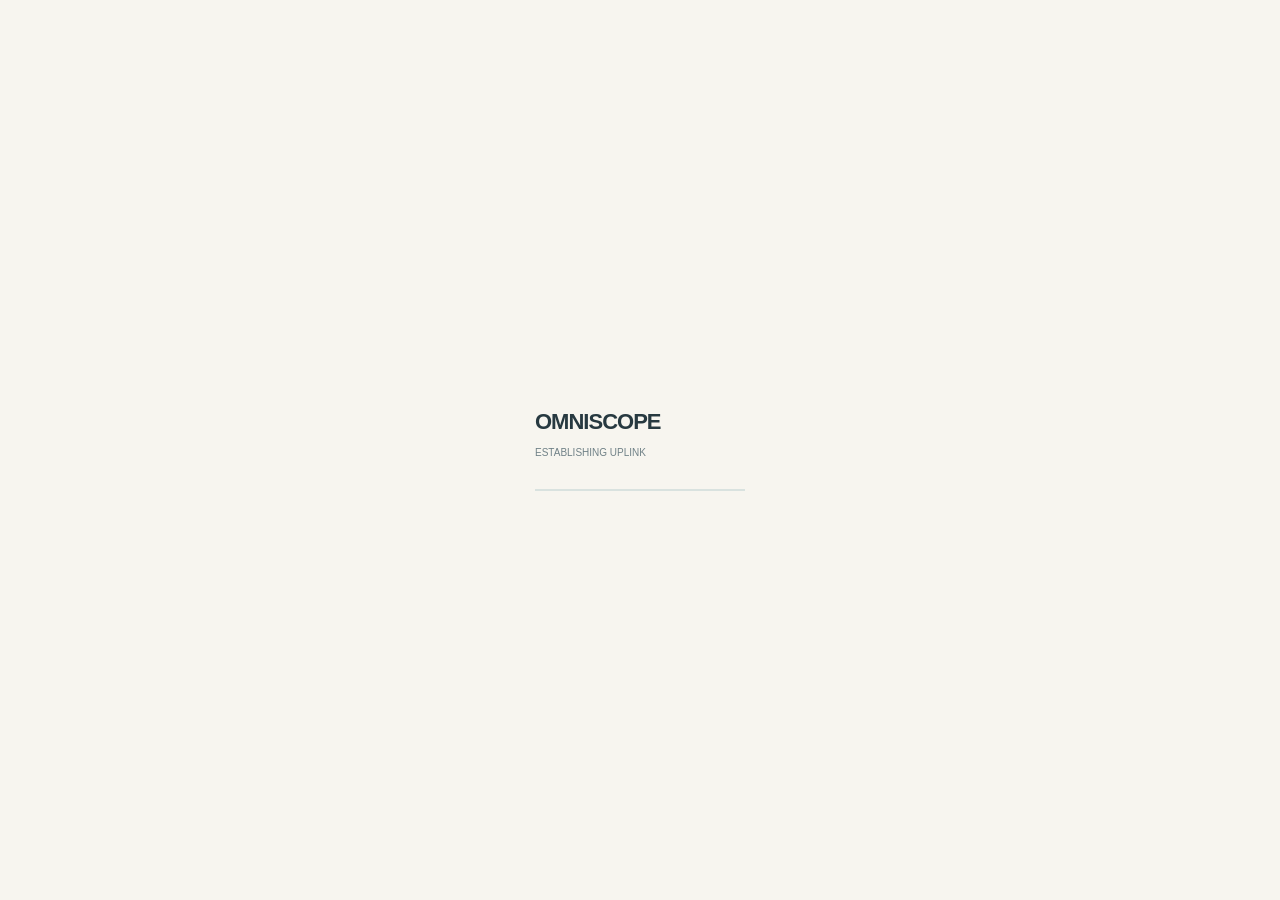
<file: omniscope/public/observatory.html>
<!doctype html><html lang="en"><head><meta charset="utf-8"><meta http-equiv="refresh" content="0;url=./solar-system.html"><title>OmniScope</title></head><body><a href="./solar-system.html">Open OmniScope</a></body></html>
</file>
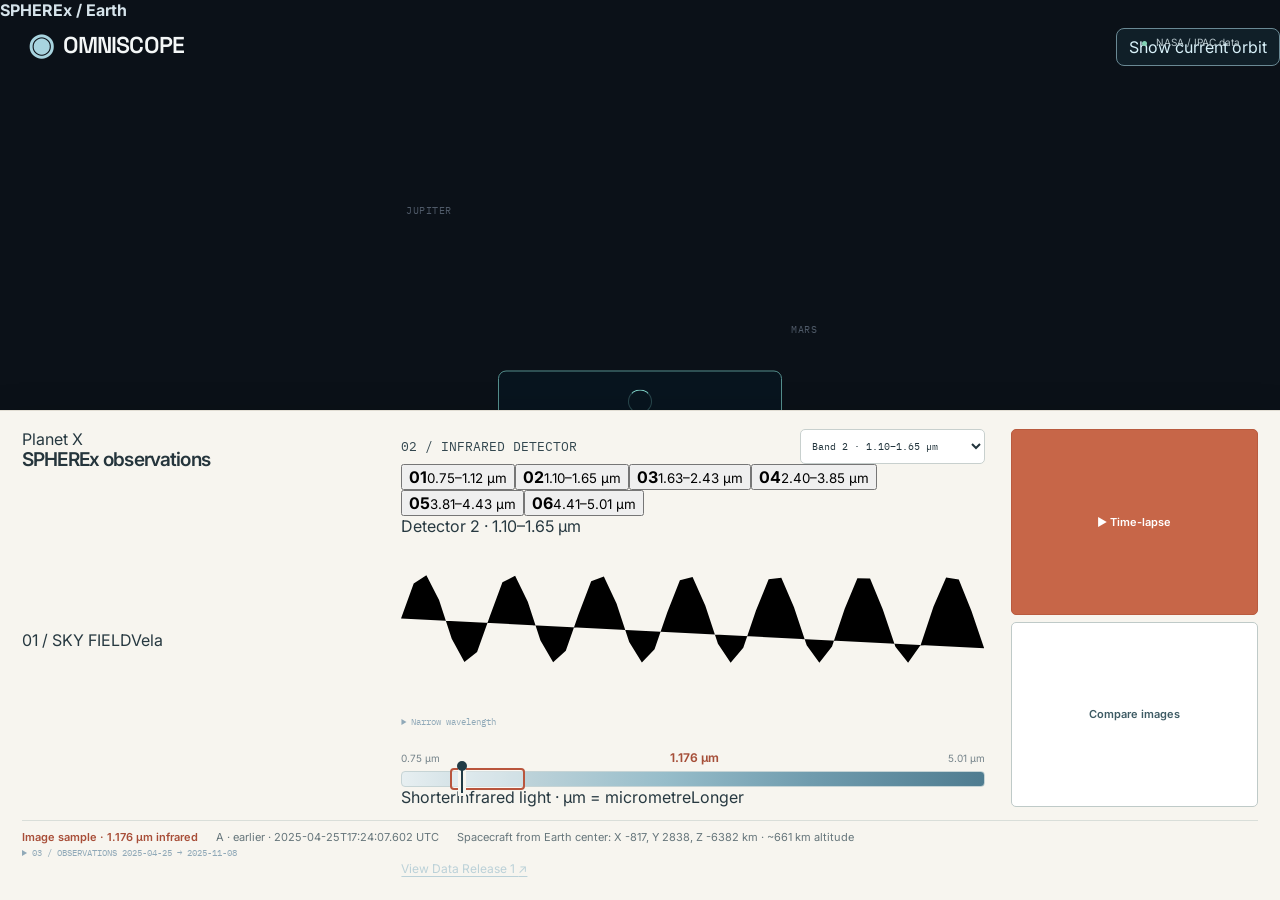
<file: omniscope/public/solar-system.html>
<!doctype html>
<html lang="en">
<head>
<meta charset="UTF-8" />
<meta name="viewport" content="width=device-width, initial-scale=1.0" />
<title>OMNISCOPE</title>
<meta name="description" content="Explore real SPHEREx infrared observations, compare the sky over time, and investigate possible moving sources." />
<meta property="og:type" content="website" />
<meta property="og:title" content="OmniScope | SPHEREx Sky Explorer" />
<meta property="og:description" content="Compare real NASA/IPAC infrared sky images and explore the changing sky." />
<style>
:root {
    --void: #05070d;
    --panel: rgba(10, 15, 26, 0.72);
    --border: rgba(148, 163, 184, 0.14);
    --cyan: #6fd8e8;
    --text: #e7ecf3;
    --muted: #7c8a9e;
    --warn: #d98f5a;
  }
  * { box-sizing: border-box; }
  html, body { margin: 0; height: 100%; background: var(--void); color: var(--text);
    font-family: 'Inter', -apple-system, BlinkMacSystemFont, sans-serif; overflow: hidden; }
  .mono { font-family: 'JetBrains Mono', ui-monospace, monospace; }
  canvas { display: block; }

  #app { position: relative; width: 100vw; height: 100vh; }
  .overlay { position: absolute; inset: 0; pointer-events: none; }

  /* Top bar */
  .top-left { position: absolute; left: 24px; top: 24px; }
  .top-left h1 { font-size: 15px; font-weight: 500; letter-spacing: 0.22em; margin: 0; }
  .top-left p { font-size: 10px; text-transform: uppercase; letter-spacing: 0.18em; color: var(--muted); margin: 4px 0 0; }
  .top-right { position: absolute; right: 24px; top: 24px; text-align: right; }
  .top-right .date { font-size: 12px; letter-spacing: 0.02em; color: #cbd5e1; }
  .live-row { display: flex; align-items: center; justify-content: flex-end; gap: 6px; margin-top: 4px; }
  .live-dot { width: 6px; height: 6px; border-radius: 50%; background: var(--cyan); box-shadow: 0 0 6px 1px rgba(111,216,232,0.7); }
  .live-dot.paused { background: #475569; box-shadow: none; }
  .live-label { font-size: 10px; text-transform: uppercase; letter-spacing: 0.18em; color: var(--muted); }

  /* Control panel */
  .control-panel { position: absolute; left: 24px; top: 96px; width: 258px; max-height: calc(100vh - 96px - 210px); min-height: 120px; overflow-y: auto; overflow-x: hidden;
    border: 1px solid var(--border); border-radius: 6px; background: var(--panel);
    backdrop-filter: blur(10px); pointer-events: auto; }
  .control-panel .head { border-bottom: 1px solid var(--border); padding: 12px 16px; position: sticky; top: 0; background: var(--panel); backdrop-filter: blur(10px); }
  .control-panel .head span { font-size: 10px; text-transform: uppercase; letter-spacing: 0.18em; color: var(--muted); }
  .control-panel ul { list-style: none; margin: 0; padding: 4px 0; }
  .control-panel button { all: unset; display: flex; align-items: center; justify-content: space-between;
    width: 100%; padding: 9px 16px; font-size: 12.5px; cursor: pointer; color: #cbd5e1; box-sizing: border-box; }
  .control-panel button:hover { background: rgba(255,255,255,0.05); }
  .control-panel button.off span.label { color: #64748b; }
  .control-panel button span.label { flex: 1; min-width: 0; overflow-wrap: break-word; padding-right: 8px; }
  .dot { width: 11px; height: 11px; border-radius: 50%; border: 1px solid #475569; flex-shrink: 0; }
  .dot.on { border-color: rgba(111,216,232,0.6); background: rgba(111,216,232,0.7); }

  /* Rocket button */

  /* Object inspector */
  .inspector { position: relative; width: 100%; flex: 0 1 auto; min-height: 0; overflow-y: auto;
    border: 1px solid var(--border); border-radius: 6px; background: rgba(10,15,26,0.82);
    backdrop-filter: blur(10px); pointer-events: none; opacity: 0; transform: translateX(24px);
    transition: all 0.3s ease; }
  .inspector.open { opacity: 1; transform: translateX(0); pointer-events: auto; }
  .inspector-head { display: flex; align-items: flex-start; justify-content: space-between;
    border-bottom: 1px solid var(--border); padding: 12px 16px; position: sticky; top: 0; background: rgba(10,15,26,0.92); }
  .inspector-head .cat { font-size: 10px; text-transform: uppercase; letter-spacing: 0.18em; color: var(--muted); margin: 0; }
  .inspector-head h2 { font-size: 17px; font-weight: 500; margin: 2px 0 0; color: #f8fafc; }
  .inspector-head button { all: unset; cursor: pointer; color: #64748b; }
  .inspector-head button:hover { color: #e2e8f0; }
  .inspector-body { padding: 12px 16px; }
  .inspector-body .desc { font-size: 12.5px; line-height: 1.5; color: #94a3b8; margin: 0 0 12px; }
  .section-label { font-size: 10px; text-transform: uppercase; letter-spacing: 0.18em; color: var(--muted); margin: 16px 0 4px; }
  .field { display: flex; align-items: baseline; justify-content: space-between; border-bottom: 1px solid rgba(255,255,255,0.06); padding: 7px 0; gap: 12px; }
  .field .k { font-size: 11px; text-transform: uppercase; letter-spacing: 0.14em; color: #64748b; }
  .field .v { font-size: 13px; color: #f1f5f9; text-align: right; }
  .hazard-flag { margin-top: 8px; border: 1px solid rgba(217,143,90,0.3); background: rgba(217,143,90,0.1);
    padding: 6px 10px; border-radius: 4px; font-size: 11px; color: #e3ab7c; }
  .source-note { margin-top: 10px; font-size: 10.5px; line-height: 1.5; color: #536176; }
  .actions { display: flex; gap: 8px; margin-top: 16px; }
  .actions button { all: unset; flex: 1; text-align: center; border: 1px solid rgba(255,255,255,0.15);
    border-radius: 4px; padding: 8px 12px; font-size: 11px; text-transform: uppercase; letter-spacing: 0.1em;
    color: #cbd5e1; cursor: pointer; transition: all 0.15s; }
  .actions button:hover { background: rgba(255,255,255,0.05); }
  .actions button.active { border-color: rgba(111,216,232,0.5); background: rgba(111,216,232,0.1); color: #a5e8f2; }

  /* Timeline */
  .timeline { position: absolute; bottom: 24px; left: 50%; transform: translateX(-50%);
    width: min(680px, 88vw); display: flex; align-items: center; gap: 16px;
    border: 1px solid var(--border); border-radius: 6px; background: var(--panel);
    backdrop-filter: blur(10px); padding: 12px 16px; pointer-events: auto; }
  .play-btn { all: unset; display: flex; align-items: center; justify-content: center;
    width: 32px; height: 32px; border: 1px solid var(--border); border-radius: 4px; color: #e2e8f0; cursor: pointer; flex-shrink: 0; }
  .play-btn:hover { background: rgba(255,255,255,0.1); }
  .timeline-body { flex: 1; display: flex; flex-direction: column; gap: 6px; min-width: 0; }
  .timeline input[type=range] { width: 100%; height: 4px; -webkit-appearance: none; background: rgba(255,255,255,0.1); border-radius: 2px; cursor: pointer; }
  .timeline input[type=range]::-webkit-slider-thumb { -webkit-appearance: none; width: 11px; height: 11px; border-radius: 50%; background: var(--cyan); }
  .timeline-row { display: flex; align-items: center; justify-content: space-between; }
  .timeline-row .date { font-size: 11px; letter-spacing: 0.02em; color: #cbd5e1; white-space: nowrap; }
  .speed-steps { display: flex; align-items: center; gap: 4px; }
  .speed-steps button { all: unset; padding: 2px 6px; border-radius: 3px; font-size: 10px; color: #64748b; cursor: pointer; }
  .speed-steps button.active { background: rgba(111,216,232,0.15); color: #a5e8f2; }

  /* Loading screen */
  #loading { position: fixed; inset: 0; z-index: 50; display: flex; flex-direction: column;
    align-items: center; justify-content: center; overflow: hidden; background: #03040a;
    transition: opacity 0.3s ease; }
  #loading.hidden { opacity: 0; pointer-events: none; }
  .data-stream { position: absolute; top: 0; font-size: 10px; line-height: 14px; color: rgba(111,216,232,0.25); white-space: pre; }
  @keyframes dataStream { from { transform: translateY(-100%); } to { transform: translateY(100vh); } }
  .scanlines { position: absolute; inset: 0; pointer-events: none;
    background-image: repeating-linear-gradient(0deg, rgba(111,216,232,0.05) 0px, rgba(111,216,232,0.05) 1px, transparent 1px, transparent 3px); }
  .eye-wrap { position: relative; transition: transform 0.5s ease, opacity 0.5s ease; z-index: 10; }
  .eye-wrap.granted { transform: scale(8); opacity: 0; }
  .load-text { position: relative; z-index: 10; margin-top: 28px; display: flex; flex-direction: column; align-items: center; transition: opacity 0.2s ease; }
  .load-text.granted { opacity: 0; }
  .load-text h1 { font-size: 15px; font-weight: 500; letter-spacing: 0.32em; margin: 0; color: #f1f5f9; }
  .load-text .status { margin-top: 12px; height: 16px; font-size: 10px; text-transform: uppercase; letter-spacing: 0.2em; color: rgba(111,216,232,0.8); }
  .load-bar { margin-top: 16px; width: 160px; height: 1px; overflow: hidden; background: rgba(255,255,255,0.1); }
  .load-bar-fill { height: 100%; background: rgba(111,216,232,0.7); transition: width 0.22s linear; width: 0%; }

  /* Pilot / first-person HUD */
  #pilotHud { position: absolute; inset: 0; display: none; pointer-events: none; }
  #pilotHud.active { display: block; }
  .crosshair { position: absolute; left: 50%; top: 50%; transform: translate(-50%, -50%); width: 20px; height: 20px; }
  .crosshair::before, .crosshair::after { content: ''; position: absolute; background: rgba(111,216,232,0.75); }
  .crosshair::before { left: 9px; top: 0; width: 2px; height: 20px; }
  .crosshair::after { top: 9px; left: 0; width: 20px; height: 2px; }
  .pilot-info { position: absolute; left: 24px; bottom: 24px; border: 1px solid rgba(111,216,232,0.25);
    background: rgba(10,15,26,0.7); backdrop-filter: blur(8px); border-radius: 6px; padding: 12px 16px; }
  .pilot-info p { margin: 0; font-size: 10px; text-transform: uppercase; letter-spacing: 0.14em; color: var(--muted); }
  .pilot-info .speed { margin-top: 4px; font-size: 15px; color: #a5e8f2; }
  .pilot-hint { position: absolute; right: 24px; bottom: 24px; text-align: right; font-size: 10.5px; color: #94a3b8; line-height: 1.7; }
  .pilot-hint kbd { border: 1px solid rgba(255,255,255,0.2); border-radius: 3px; padding: 1px 5px; font-size: 10px; color: #cbd5e1; }
  #exitPilotBtn { all: unset; position: absolute; top: 24px; left: 50%; transform: translateX(-50%); pointer-events: auto;
    cursor: pointer; border: 1px solid rgba(111,216,232,0.35); background: rgba(10,15,26,0.75);
    backdrop-filter: blur(8px); border-radius: 6px; padding: 8px 16px; font-size: 11px; text-transform: uppercase;
    letter-spacing: 0.12em; color: #a5e8f2; }
  #exitPilotBtn:hover { background: rgba(111,216,232,0.15); }
  #pilotPrompt { position: absolute; inset: 0; display: none; align-items: flex-start; justify-content: center;
    padding-top: 18vh; pointer-events: none; text-align: center; transition: opacity 0.3s ease; }
  #pilotPrompt.visible { display: flex; }
  #pilotPrompt .box { border: 1px solid rgba(111,216,232,0.3); background: rgba(10,15,26,0.85); border-radius: 8px; padding: 24px 32px; }
  #pilotPrompt h3 { margin: 0 0 6px; font-size: 13px; letter-spacing: 0.1em; text-transform: uppercase; color: #a5e8f2; }
  #pilotPrompt p { margin: 0; font-size: 12px; color: #94a3b8; }

  /* Live alert ticker */
  #ticker { position: relative; width: 100%; margin-top: auto; flex: none;
    border: 1px solid var(--border); border-radius: 6px; background: var(--panel);
    backdrop-filter: blur(10px); pointer-events: auto; }
  #ticker .head { display: flex; align-items: center; gap: 6px; padding: 9px 14px; border-bottom: 1px solid var(--border); }
  #ticker .head .dot { width: 5px; height: 5px; border-radius: 50%; background: var(--cyan); box-shadow: 0 0 5px 1px rgba(111,216,232,0.6); flex: none; }
  #ticker .head span { font-size: 10px; text-transform: uppercase; letter-spacing: 0.16em; color: var(--muted); }
  #ticker .log { max-height: 132px; -webkit-mask-image: linear-gradient(to bottom, transparent 0, #000 18px); mask-image: linear-gradient(to bottom, transparent 0, #000 18px); overflow-y: auto; padding: 8px 14px 10px; display: flex; flex-direction: column; gap: 7px; }
  #ticker .entry { font-size: 10.5px; line-height: 1.5; color: #9fb0c3; }
  #ticker .entry .t { color: #566277; margin-right: 6px; }
  #ticker .entry.alert { color: #e3ab7c; }

  /* EYE / JARVIS console */
  #eyeConsole { position: fixed; inset: 0; z-index: 40; display: none; align-items: flex-start; justify-content: center;
    padding-top: 14vh; background: rgba(3,4,10,0.55); backdrop-filter: blur(4px); }
  #eyeConsole.open { display: flex; }
  #eyeConsole .panel { width: min(560px, 90vw); border: 1px solid rgba(111,216,232,0.3); border-radius: 8px;
    background: rgba(8,12,20,0.92); box-shadow: 0 20px 60px rgba(0,0,0,0.5); }
  #eyeConsole .panel-head { display: flex; align-items: center; justify-content: space-between; padding: 12px 16px; border-bottom: 1px solid var(--border); }
  #eyeConsole .panel-head .title { display: flex; align-items: center; gap: 8px; font-size: 11px; text-transform: uppercase; letter-spacing: 0.16em; color: var(--cyan); }
  #eyeConsole .panel-head .title .dot { width: 6px; height: 6px; border-radius: 50%; background: var(--cyan); box-shadow: 0 0 6px 1px rgba(111,216,232,0.7); }
  #eyeConsole .panel-head button { all: unset; cursor: pointer; color: #64748b; }
  #eyeConsole .panel-head button:hover { color: #e2e8f0; }
  #eyeLog { max-height: 260px; overflow-y: auto; padding: 14px 16px; display: flex; flex-direction: column; gap: 10px; }
  #eyeLog .line { font-size: 12.5px; line-height: 1.55; }
  #eyeLog .line.user { color: #cbd5e1; }
  #eyeLog .line.user::before { content: '> '; color: var(--cyan); }
  #eyeLog .line.reply { color: #9fb0c3; white-space: pre-line; }
  #eyeConsole .input-row { display: flex; align-items: center; gap: 10px; border-top: 1px solid var(--border); padding: 10px 16px; }
  #eyeConsole .input-row span { color: var(--cyan); font-size: 13px; }
  #eyeInput { flex: 1; background: none; border: 0; outline: none; padding: 0; margin: 0; -webkit-user-select: text; user-select: text; caret-color: var(--cyan); font-family: 'JetBrains Mono', ui-monospace, monospace; font-size: 13px; color: #f1f5f9; }
  #eyeConsole .hint { padding: 0 16px 12px; font-size: 10.5px; color: #536176; }

  /* Launch event HUD */
  #launchAlert { position: absolute; left: 50%; top: 90px; transform: translateX(-50%) translateY(-8px); pointer-events: none;
    width: min(420px, 84vw); text-align: center; opacity: 0; transition: opacity 0.4s ease, transform 0.4s ease; }
  #launchAlert.visible { opacity: 1; transform: translateX(-50%) translateY(0); }
  #launchAlert .box { border: 1px solid rgba(217,143,90,0.4); background: rgba(10,15,26,0.85); backdrop-filter: blur(10px);
    border-radius: 8px; padding: 14px 20px; }
  #launchAlert .tag { font-size: 10px; text-transform: uppercase; letter-spacing: 0.2em; color: #e3ab7c; margin: 0 0 4px; }
  #launchAlert h3 { margin: 0; font-size: 15px; font-weight: 500; color: #f8fafc; }
  #launchAlert .sub { margin: 4px 0 0; font-size: 11px; color: #94a3b8; }
  #launchCaption { position: absolute; left: 50%; bottom: 130px; transform: translateX(-50%); pointer-events: none;
    font-size: 11px; text-transform: uppercase; letter-spacing: 0.22em; color: rgba(111,216,232,0.85); opacity: 0; transition: opacity 0.3s ease; }
  #launchCaption.visible { opacity: 1; }

  /* Launch prompt (opt-in) + sequence HUD */
  #launchAlert { top: 84px; }
  #launchAlert .row { display: flex; align-items: center; justify-content: space-between; margin-bottom: 2px; }
  #launchAlert .row .tag { margin: 0; }
  #launchAlert .clock { font-size: 12px; color: #a5e8f2; letter-spacing: 0.08em; }
  #launchAlert .note { margin: 8px 0 0; font-size: 9.5px; letter-spacing: 0.08em; color: #536176; }
  #launchAlert #launchSkip { all: unset; pointer-events: auto; cursor: pointer; margin-top: 10px; display: inline-block;
    border: 1px solid rgba(255,255,255,0.15); border-radius: 4px; padding: 5px 12px; font-size: 10px;
    text-transform: uppercase; letter-spacing: 0.12em; color: #94a3b8; }
  #launchAlert #launchSkip:hover { background: rgba(255,255,255,0.06); color: #e2e8f0; }
  #launchPrompt { position: absolute; left: 50%; top: 84px; transform: translateX(-50%) translateY(-8px);
    width: min(400px, 86vw); opacity: 0; pointer-events: none; transition: opacity 0.35s ease, transform 0.35s ease; }
  #launchPrompt.visible { opacity: 1; transform: translateX(-50%) translateY(0); pointer-events: auto; }
  #launchPrompt .box { position: relative; overflow: hidden; border: 1px solid rgba(111,216,232,0.28); background: rgba(10,15,26,0.9);
    backdrop-filter: blur(10px); border-radius: 8px; padding: 14px 16px 16px; }
  #launchPrompt .tag { margin: 0 0 4px; font-size: 10px; text-transform: uppercase; letter-spacing: 0.2em; color: var(--cyan); }
  #launchPrompt h3 { margin: 0; font-size: 15px; font-weight: 500; color: #f8fafc; }
  #launchPrompt .sub { margin: 4px 0 0; font-size: 11px; color: #94a3b8; }
  #launchPrompt .sum { margin: 8px 0 0; font-size: 12px; line-height: 1.5; color: #7c8a9e; }
  #launchPrompt .btns { display: flex; align-items: center; gap: 8px; margin-top: 12px; }
  #launchPrompt .btns button { all: unset; cursor: pointer; border: 1px solid rgba(255,255,255,0.15); border-radius: 4px;
    padding: 6px 12px; font-size: 10.5px; text-transform: uppercase; letter-spacing: 0.1em; color: #cbd5e1; box-sizing: border-box; }
  #launchPrompt .btns button:hover { background: rgba(255,255,255,0.06); }
  #launchPrompt .btns button.primary { border-color: rgba(111,216,232,0.5); background: rgba(111,216,232,0.12); color: #a5e8f2; }
  #launchPrompt .btns .spacer { flex: 1; }
  #launchPrompt .btns button.quiet { border-color: transparent; color: #536176; padding-right: 0; }
  #launchPrompt .bar { position: absolute; left: 0; bottom: 0; height: 2px; width: 100%; background: rgba(111,216,232,0.55); transform-origin: left; }
  #launchPrompt .bar.run { animation: promptBar 12s linear forwards; }
  @keyframes promptBar { from { transform: scaleX(1); } to { transform: scaleX(0); } }

  /* Launch calendar inside the control panel */
  .control-panel .section-btn { border-top: 1px solid var(--border); margin-top: 4px; }
  .control-panel .ld { font-size: 10.5px; color: #64748b; flex: none; }
  .control-panel .ld.up { color: #a5e8f2; }
  .control-panel .count { font-size: 10.5px; color: #64748b; flex: none; }
  .control-panel #launchList button { padding-top: 7px; padding-bottom: 7px; font-size: 12px; }

  /* Pilot target card */
  #pilotTarget { position: absolute; right: 24px; top: 24px; width: 264px; display: none; pointer-events: auto;
    border: 1px solid rgba(111,216,232,0.28); background: rgba(10,15,26,0.82); backdrop-filter: blur(10px);
    border-radius: 8px; padding: 12px 14px; }
  #pilotTarget.visible { display: block; }
  #pilotTarget .cat { margin: 0; font-size: 10px; text-transform: uppercase; letter-spacing: 0.18em; color: var(--muted); }
  #pilotTarget h4 { margin: 2px 0 0; font-size: 16px; font-weight: 500; color: #f8fafc; }
  #pilotTarget .dist { margin-top: 6px; font-size: 12px; color: #a5e8f2; }
  #pilotTarget .desc { margin: 8px 0 0; font-size: 11.5px; line-height: 1.5; color: #7c8a9e; }
  #pilotTarget .btns { display: flex; gap: 8px; margin-top: 10px; }
  #pilotTarget .btns button { all: unset; flex: 1; text-align: center; cursor: pointer; border: 1px solid rgba(255,255,255,0.15);
    border-radius: 4px; padding: 6px 8px; font-size: 10.5px; text-transform: uppercase; letter-spacing: 0.1em; color: #cbd5e1; box-sizing: border-box; }
  #pilotTarget .btns button:hover { background: rgba(255,255,255,0.06); }
  #pilotTarget .btns button.primary { border-color: rgba(111,216,232,0.5); background: rgba(111,216,232,0.12); color: #a5e8f2; }

  /* Layout columns */
  .col-right { position: absolute; right: 24px; top: 96px; bottom: 100px; width: 300px; display: flex;
    flex-direction: column; gap: 12px; pointer-events: none; }
  .left-actions { position: absolute; left: 24px; bottom: 100px; display: flex; flex-direction: column; gap: 8px;
    align-items: flex-start; pointer-events: none; }
  .action-btn { all: unset; box-sizing: border-box; pointer-events: auto; cursor: pointer; display: flex; align-items: center; gap: 8px;
    border: 1px solid var(--border); border-radius: 6px; background: var(--panel); backdrop-filter: blur(10px);
    padding: 10px 14px; color: #94a3b8; font-size: 11px; text-transform: uppercase; letter-spacing: 0.12em; transition: background 0.15s, color 0.15s; }
  .action-btn:hover { background: rgba(255,255,255,0.07); color: #e2e8f0; }
  .action-btn.accent { border-color: rgba(111,216,232,0.3); color: #a5e8f2; }
  .action-btn.accent:hover { background: rgba(111,216,232,0.12); }
  .action-btn kbd { margin-left: 4px; border: 1px solid rgba(255,255,255,0.18); border-radius: 3px; padding: 0 5px; font-size: 10px; color: #7c8a9e; }

  /* Launch UI must sit above the canvas (it precedes #app in the DOM) */
  #launchAlert, #launchPrompt, #launchCaption { z-index: 30; }

  /* EYE quick-command chips */
  #eyeChips { display: flex; flex-wrap: wrap; gap: 6px; padding: 0 16px 12px; }
  #eyeChips button { all: unset; box-sizing: border-box; cursor: pointer; border: 1px solid rgba(255,255,255,0.14); border-radius: 999px;
    padding: 4px 10px; font-size: 10.5px; color: #94a3b8; }
  #eyeChips button:hover { border-color: rgba(111,216,232,0.5); color: #a5e8f2; background: rgba(111,216,232,0.08); }
  .col-right:has(.inspector.open) #ticker .log { max-height: 72px; }
  .control-panel, .left-actions, .timeline { transition: opacity 0.5s ease; }
  .overlay.cinematic .control-panel, .overlay.cinematic .left-actions { opacity: 0; }
  .overlay.cinematic .control-panel, .overlay.cinematic .left-actions, .overlay.cinematic .left-actions * { pointer-events: none !important; }
  .overlay.cinematic .timeline { opacity: 0.35; }
  .focus-chip { all: unset; box-sizing: border-box; position: absolute; left: 50%; bottom: 92px; transform: translateX(-50%);
    pointer-events: auto; cursor: pointer; display: none; align-items: center; gap: 10px; white-space: nowrap;
    border: 1px solid rgba(111,216,232,0.28); border-radius: 999px; background: rgba(10,15,26,0.75);
    backdrop-filter: blur(8px); padding: 5px 13px; font-size: 10.5px; letter-spacing: 0.08em; color: #a5e8f2; }
  .focus-chip.visible { display: flex; }
  .focus-chip:hover { background: rgba(111,216,232,0.1); }
  .focus-chip .hint { color: #536176; }
  .overlay.cinematic .focus-chip { opacity: 0; pointer-events: none !important; }

</style>

<link rel="stylesheet" href="./survey-system.css"><link rel="stylesheet" href="./calm-ui.css"><link rel="stylesheet" href="./refined-ui.css"><link rel="stylesheet" href="./mission-ui.css"><link rel="icon" href="./favicon.svg">
<link rel="stylesheet" href="https://fonts.googleapis.com/css2?family=Inter:wght@300;400;500;600&family=JetBrains+Mono:wght@400;500&display=swap" media="print" onload="this.media='all'">
<link rel="stylesheet" href="https://fonts.googleapis.com/css2?family=Space+Grotesk:wght@400;500;600&family=IBM+Plex+Mono:wght@400;500&display=swap" media="print" onload="this.media='all'">
</head>
<body class="spx-starting">
<script>
/* Failsafe: the loading screen can never get stuck, even if a module or font is slow or fails. */
(function(){function hide(){var l=document.getElementById('loading');if(l)l.classList.add('hidden')}
setTimeout(hide,2600);window.addEventListener('load',function(){setTimeout(hide,900)});window.addEventListener('error',function(){setTimeout(hide,400)},true);
window.addEventListener('unhandledrejection',function(){setTimeout(hide,400)})})();
</script>

<div id="launchAlert">
  <div class="box">
    <div class="row"><p class="tag mono">Launch Sequence</p><span class="clock mono" id="launchClock">T-00:00</span></div>
    <h3 id="launchAlertTitle"></h3>
    <p class="sub mono" id="launchAlertSub"></p>
    <p class="note mono">Illustrative sequence &mdash; not live telemetry</p>
    <button id="launchSkip">Skip &middot; Esc</button>
  </div>
</div>
<div id="launchPrompt">
  <div class="box">
    <p class="tag mono" id="promptTag">Launch on record</p>
    <h3 id="promptTitle"></h3>
    <p class="sub mono" id="promptSub"></p>
    <p class="sum" id="promptSum"></p>
    <div class="btns">
      <button class="primary" id="promptWatch">Watch launch</button>
      <button id="promptDismiss">Not now</button>
      <span class="spacer"></span>
      <button class="quiet" id="promptMute">Mute alerts</button>
    </div>
    <div class="bar" id="promptBar"></div>
  </div>
</div>
<div id="launchCaption" class="mono"></div>

<div id="eyeConsole">
  <div class="panel">
    <div class="panel-head">
      <div class="title"><span class="dot"></span><span>EYE — System Console</span></div>
      <button id="eyeClose"><svg width="12" height="12" viewBox="0 0 12 12" stroke="currentColor" stroke-width="1.3"><line x1="1" y1="1" x2="11" y2="11"/><line x1="11" y1="1" x2="1" y2="11"/></svg></button>
    </div>
    <div id="eyeLog"></div>
    <div id="eyeChips"></div>
    <div class="input-row">
      <span class="mono">&gt;</span>
      <input id="eyeInput" class="mono" type="text" placeholder="ask eye — try 'show apophis' or 'help'" autocomplete="off" />
    </div>
    <p class="hint mono">Simulated command interface — matches against known objects and commands, not a live AI.</p>
  </div>
</div>

<div id="app"></div>

<div id="pilotHud">
  <div class="crosshair"></div>
  <div class="pilot-info">
    <p>Rocket Velocity</p>
    <div class="speed mono" id="pilotSpeedReadout">0 units/s</div>
  </div>
  <div class="pilot-hint mono">
    <div>Click + drag to steer</div>
    <div>Click a body to target &middot; <kbd>F</kbd> fly there</div>
    <div><kbd>W</kbd><kbd>A</kbd><kbd>S</kbd><kbd>D</kbd> thrust &amp; strafe</div>
    <div><kbd>SPACE</kbd>/<kbd>SHIFT</kbd> up / down</div>
    <div><kbd>SCROLL</kbd> throttle &middot; <kbd>ESC</kbd> exit</div>
  </div>
  <div id="pilotTarget">
    <p class="cat mono" id="ptCat"></p>
    <h4 id="ptName"></h4>
    <div class="dist mono" id="ptDist"></div>
    <p class="desc" id="ptDesc"></p>
    <div class="btns"><button class="primary" id="ptFly">Fly there (F)</button><button id="ptClear">Clear</button></div>
  </div>
  <button id="exitPilotBtn">Exit Rocket</button>
</div>
<div id="pilotPrompt">
  <div class="box">
    <h3>You're at the controls</h3>
    <p>Click and drag to look around. WASD to fly. Click any planet to target it.</p>
  </div>
</div>

<div id="loading">
  <div id="stream-container"></div>
  <div class="scanlines"></div>
  <div class="eye-wrap" id="eyeWrap">
    <svg width="140" height="140" viewBox="0 0 140 140">
      <defs>
        <radialGradient id="iris" cx="50%" cy="50%" r="50%">
          <stop offset="0%" stop-color="#0d3742" />
          <stop offset="55%" stop-color="#0a2530" />
          <stop offset="100%" stop-color="#051419" />
        </radialGradient>
      </defs>
      <circle cx="70" cy="70" r="64" fill="none" stroke="#6fd8e8" stroke-opacity="0.18" stroke-width="0.6" />
      <circle cx="70" cy="70" r="58" fill="none" stroke="#6fd8e8" stroke-opacity="0.35" stroke-width="0.8" stroke-dasharray="2 6">
        <animateTransform attributeName="transform" type="rotate" from="0 70 70" to="360 70 70" dur="6s" repeatCount="indefinite" />
      </circle>
      <path d="M 6 70 Q 70 20 134 70 Q 70 120 6 70 Z" fill="#03080b" stroke="#6fd8e8" stroke-opacity="0.5" stroke-width="1" />
      <circle cx="70" cy="70" r="26" fill="url(#iris)" stroke="#6fd8e8" stroke-opacity="0.6" stroke-width="0.8" />
      <circle cx="70" cy="70" r="10" fill="#010304" />
      <path d="M 70 70 L 70 44 A 26 26 0 0 1 92 82 Z" fill="#6fd8e8" opacity="0.22">
        <animateTransform attributeName="transform" type="rotate" from="0 70 70" to="360 70 70" dur="1.4s" repeatCount="indefinite" />
      </path>
      <g transform="translate(10,10)"><path d="M -8 -8 L -8 0 M -8 -8 L 0 -8" stroke="#6fd8e8" stroke-opacity="0.5" stroke-width="1" fill="none" /></g>
      <g transform="translate(130,10) rotate(90)"><path d="M -8 -8 L -8 0 M -8 -8 L 0 -8" stroke="#6fd8e8" stroke-opacity="0.5" stroke-width="1" fill="none" /></g>
      <g transform="translate(130,130) rotate(180)"><path d="M -8 -8 L -8 0 M -8 -8 L 0 -8" stroke="#6fd8e8" stroke-opacity="0.5" stroke-width="1" fill="none" /></g>
      <g transform="translate(10,130) rotate(270)"><path d="M -8 -8 L -8 0 M -8 -8 L 0 -8" stroke="#6fd8e8" stroke-opacity="0.5" stroke-width="1" fill="none" /></g>
    </svg>
  </div>
  <div class="load-text" id="loadText">
    <h1>OMNISCOPE</h1>
    <p class="status mono" id="statusLine">ESTABLISHING UPLINK</p>
    <div class="load-bar"><div class="load-bar-fill" id="loadBarFill"></div></div>
  </div>
</div>
<script type="importmap">
{
  "imports": {
    "three": "./vendor/three.module.js",
    "three/addons/": "./vendor/addons/"
  }
}
</script>
<script type="module">
import * as THREE from 'three';
import { OrbitControls } from 'three/addons/controls/OrbitControls.js';
import { installSurvey } from './survey-system.js';

setTimeout(bootSequence, 0);

/* ---------------------------------------------------------------------- */
/*  Loading sequence                                                       */
/* ---------------------------------------------------------------------- */
const STATUS_LINES = ['OPENING OBSERVATORY', 'LOADING INFRARED SKY', 'READING SPHEREX IMAGES', 'ALIGNING SKY COORDINATES', 'OBSERVATORY READY'];
const HEX = '0123456789ABCDEF';
function randomHexLine(len) { let s = ''; for (let i = 0; i < len; i++) s += HEX[Math.floor(Math.random() * 16)]; return s; }

const streamContainer = document.getElementById('stream-container');
for (let i = 0; i < 14; i++) {
  const col = document.createElement('div');
  col.className = 'data-stream mono';
  col.style.left = `${(i / 14) * 100 + Math.random() * 3}%`;
  const duration = 1.1 + Math.random() * 0.6;
  const delay = Math.random() * 0.4;
  col.style.animation = `dataStream ${duration}s linear ${delay}s infinite`;
  col.textContent = randomHexLine(28).split('').join('\n');
  streamContainer.appendChild(col);
}

const statusLine = document.getElementById('statusLine');
const loadBarFill = document.getElementById('loadBarFill');
const eyeWrap = document.getElementById('eyeWrap');
const loadText = document.getElementById('loadText');
const loadingEl = document.getElementById('loading');

let statusIndex = 0;
const stepMs = 90;
function bootSequence() {
  STATUS_LINES.forEach((_, i) => {
    setTimeout(() => {
      statusIndex = i;
      statusLine.textContent = STATUS_LINES[i];
      loadBarFill.style.width = `${((i + 1) / STATUS_LINES.length) * 100}%`;
    }, i * stepMs);
  });
  setTimeout(() => { eyeWrap.classList.add('granted'); loadText.classList.add('granted'); }, STATUS_LINES.length * stepMs + 60);
  setTimeout(() => { loadingEl.classList.add('hidden'); }, STATUS_LINES.length * stepMs + 200);
}

/* ---------------------------------------------------------------------- */
/*  Data model                                                             */
/*  Planet + real-object elements are sourced from JPL Small-Body Database */
/*  / Wikipedia orbital-characteristics infoboxes. See per-object          */
/*  "source" fields surfaced in the inspector panel.                       */
/* ---------------------------------------------------------------------- */
const AU_TO_SCENE_UNITS = 12;

const planets = [
  { id: 'mercury', name: 'Mercury', category: 'planet', kind: 'terrestrial', displayRadius: 0.34, color: '#a99c94',
    el: { a: 0.387, e: 0.2056, incl: 7.0, m0: 174.8, period: 88.0 },
    description: 'The smallest and innermost planet, with extreme surface temperature swings.' },
  { id: 'venus', name: 'Venus', category: 'planet', kind: 'terrestrial', displayRadius: 0.52, color: '#d8c398',
    el: { a: 0.723, e: 0.0068, incl: 3.39, m0: 50.4, period: 224.7 },
    description: 'A thick, runaway-greenhouse atmosphere makes Venus the hottest planet.' },
  { id: 'earth', name: 'Earth', category: 'planet', kind: 'terrestrial', displayRadius: 0.55, color: '#5aa9d6',
    el: { a: 1.0, e: 0.0167, incl: 0.0, m0: 358.6, period: 365.25 },
    description: 'Our home world, and the reference point for every near-Earth object tracked here.' },
  { id: 'mars', name: 'Mars', category: 'planet', kind: 'terrestrial', displayRadius: 0.42, color: '#c1633f',
    el: { a: 1.524, e: 0.0934, incl: 1.85, m0: 19.4, period: 687.0 },
    description: 'The Red Planet, home to the largest volcano and canyon in the solar system.' },
  { id: 'jupiter', name: 'Jupiter', category: 'planet', kind: 'gas', displayRadius: 1.4, color: '#c9a789',
    el: { a: 5.203, e: 0.0489, incl: 1.3, m0: 20.0, period: 4331.0 },
    description: 'The largest planet, a gas giant whose gravity shapes much of the inner solar system.' },
  { id: 'saturn', name: 'Saturn', category: 'planet', kind: 'gas', displayRadius: 1.2, color: '#dcc79a',
    el: { a: 9.537, e: 0.0565, incl: 2.49, m0: 317.0, period: 10747.0 },
    description: 'Famous for its prominent ring system, composed mostly of ice and rock.' },
  { id: 'uranus', name: 'Uranus', category: 'planet', kind: 'gas', displayRadius: 0.9, color: '#9fd6d9',
    el: { a: 19.191, e: 0.0463, incl: 0.77, m0: 142.2, period: 30589.0 },
    description: 'An ice giant that rotates almost on its side relative to the solar plane.' },
  { id: 'neptune', name: 'Neptune', category: 'planet', kind: 'gas', displayRadius: 0.87, color: '#5f7fd6',
    el: { a: 30.07, e: 0.0086, incl: 1.77, m0: 256.2, period: 59800.0 },
    description: 'The outermost known planet, driven by the fastest winds in the solar system.' },
];

/* Real near-Earth objects, PHAs, and a long-period comet (JPL SBDB / Wikipedia) */
const neos = [
  { id: 'apophis', name: '99942 Apophis', category: 'potentially-hazardous-asteroid', kind: 'asteroid', displayRadius: 0.09, color: '#d98f5a', hazardous: true,
    el: { a: 0.9224, e: 0.1911, incl: 3.341, m0: 90.28, period: 323.6 },
    description: 'A 370 m Aten-group asteroid that will pass closer than geostationary satellites on 13 April 2029. The 2029 Earth-impact scenario has been ruled out.',
    diameterMin: 340, diameterMax: 450, closeApproach: 0.00038, source: 'JPL Small-Body Database, epoch 2025' },
  { id: 'bennu', name: '101955 Bennu', category: 'potentially-hazardous-asteroid', kind: 'asteroid', displayRadius: 0.08, color: '#d98f5a', hazardous: true,
    el: { a: 1.1264, e: 0.2037, incl: 6.035, m0: 101.70, period: 436.65 },
    description: 'A carbonaceous Apollo-group asteroid. NASA\u2019s OSIRIS-REx collected a surface sample in 2020, returned to Earth in September 2023.',
    diameterMin: 490, diameterMax: 565, closeApproach: 0.00322, source: 'JPL Small-Body Database, epoch 2011' },
  { id: 'eros', name: '433 Eros', category: 'near-earth-asteroid', kind: 'asteroid', displayRadius: 0.1, color: '#8fb3c7',
    el: { a: 1.4581, e: 0.2226, incl: 10.828, m0: 110.78, period: 643.12 },
    description: 'The first near-Earth asteroid ever discovered (1898) and the first ever orbited and landed on \u2014 by NASA\u2019s NEAR Shoemaker in 2000\u20132001.',
    diameterMin: 11200, diameterMax: 34400, closeApproach: 0.1505, source: 'JPL Small-Body Database, epoch 2023' },
  { id: 'halley', name: '1P/Halley', category: 'near-earth-comet', kind: 'comet', displayRadius: 0.12, color: '#bfe8ec',
    el: { a: 17.8, e: 0.9673, incl: 162.3, m0: 66.5, period: 27505.0 },
    description: 'The most famous periodic comet, visible to the naked eye roughly every 76 years. Last at perihelion in 1986; next return is 2061. Its orbit runs retrograde \u2014 backwards relative to the planets.',
    diameterMin: 7400, diameterMax: 15300, closeApproach: 0.075, source: 'JPL Small-Body Database, epoch 2061 (extrapolated)' },
];

/* Ceres — largest main-belt object, classified as a dwarf planet */
const ceres = { id: 'ceres', name: '1 Ceres', category: 'asteroid-belt', kind: 'asteroid', displayRadius: 0.22, color: '#b9ad9c',
  el: { a: 2.768, e: 0.0758, incl: 10.59, m0: 130.0, period: 1680.5 },
  description: 'The largest object in the asteroid belt and the only dwarf planet in the inner solar system. Visited and orbited by NASA\u2019s Dawn spacecraft, 2015\u20132018.',
  diameterMin: 939000, diameterMax: 965000, source: 'NASA Asteroid Fact Sheet, epoch 2016' };

/* The Moon — orbits Earth, not the Sun. Real e/i/period; artistic distance for visibility. */
const MOON_SCENE_DISTANCE = 1.55;
const moon = { id: 'moon', name: 'The Moon', category: 'moon', kind: 'moon', displayRadius: 0.16, color: '#c7c3bb',
  parentId: 'earth',
  el: { a: MOON_SCENE_DISTANCE, e: 0.0549, incl: 5.145, m0: 180.0, period: 27.3217 },
  description: 'Earth\u2019s only natural satellite. Real eccentricity, inclination and 27.32-day period \u2014 shown at an enlarged distance from Earth so it reads clearly at this scale.',
  source: 'IMCCE / real orbital elements, artistic distance' };

const allBodies = [...planets, ...neos, ceres];

/* ---------------------------------------------------------------------- */
/*  Missions & spacecraft                                                  */
/* ---------------------------------------------------------------------- */
const REAL_NOW = Date.now();
const missions = [
  { id: 'iss', name: 'International Space Station', category: 'mission', kind: 'satellite', color: '#e8e8e8',
    parentId: 'earth', sceneDistance: 0.78, periodRealSeconds: 7, inclDeg: 51.6,
    description: 'Crewed low Earth orbit outpost, roughly 400 km up, circling Earth about every 92 minutes \u2014 sped up here for visibility.',
    fields: [['Altitude', '~400 km'], ['Orbital period', '~92 min'], ['Inclination', '51.6\u00B0'], ['Crew', 'Continuously since Nov 2000']],
    source: 'NASA' },
  { id: 'jwst', name: 'James Webb Space Telescope', category: 'mission', kind: 'telescope', color: '#f0d99a',
    parentId: 'earth', fixedOffsetAu: 0.01, sceneOffset: 2.4,
    description: 'Infrared observatory holding a halo orbit around the Sun\u2013Earth L2 point, keeping the Sun, Earth and Moon behind its sunshield at all times.',
    fields: [['Distance from Earth', '~1.5 million km'], ['Location', 'Sun\u2013Earth L2'], ['Launched', '25 Dec 2021']],
    source: 'NASA / ESA / CSA' },
  { id: 'parker', name: 'Parker Solar Probe', category: 'mission', kind: 'probe', color: '#ffcf7a',
    el: { a: 0.388, e: 0.88, incl: 3.4, m0: 0, period: 88 },
    description: 'The fastest human-made object ever built, diving to within ~6.9 million km of the Sun\u2019s surface \u2014 closer than any spacecraft in history.',
    fields: [['Perihelion', '~6.9 million km'], ['Aphelion', '~0.73 AU (near Venus)'], ['Orbital period', '~88 days'], ['Launched', 'Aug 2018']],
    source: 'NASA / JHU APL' },
  { id: 'voyager1', name: 'Voyager 1', category: 'mission', kind: 'probe', color: '#9fd6ff',
    directionDeg: 35, directionInclDeg: 34, baseDistanceAu: 166, auPerDay: 0.00982,
    description: 'Launched in 1977, now the most distant human-made object, traveling through interstellar space beyond the heliopause.',
    fields: [['Distance from Sun', '~166 AU (extrapolated)'], ['Speed', '~17 km/s'], ['Status', 'Interstellar space since 2012'], ['Launched', 'Sep 1977']],
    source: 'NASA JPL (approximate, extrapolated from launch date)' },
  { id: 'voyager2', name: 'Voyager 2', category: 'mission', kind: 'probe', color: '#9fd6ff',
    directionDeg: 205, directionInclDeg: -30, baseDistanceAu: 138, auPerDay: 0.00820,
    description: 'Voyager 1\u2019s twin, and the only spacecraft to have flown by Uranus and Neptune. Now also traveling through interstellar space.',
    fields: [['Distance from Sun', '~138 AU (extrapolated)'], ['Speed', '~15 km/s'], ['Status', 'Interstellar space since 2018'], ['Launched', 'Aug 1977']],
    source: 'NASA JPL (approximate, extrapolated from launch date)' },
];

missions.push({ id:'spherex', name:'SPHEREx', category:'mission', kind:'telescope', color:'#8ae5d8', parentId:'earth', description:'NASA near-infrared spectral survey observatory. The marker orbit is enlarged and schematic; the mapped observation directions and spectral images come from IRSA.', fields:[['Wavelength range','0.75 - 5.0 microns'],['Spectral channels','102'],['Launch','11 March 2025'],['Data','NASA / IPAC SPHEREx Level 2']], source:'NASA / JPL-Caltech / Caltech / IPAC' });

function getPosition(el, date, epoch = new Date('2000-01-01T00:00:00Z')) {
  const days = (date.getTime() - epoch.getTime()) / 86400000;
  const meanMotion = 360 / el.period;
  const angleDeg = el.m0 + meanMotion * days;
  const angle = (angleDeg * Math.PI) / 180;
  const rAu = el.a * (1 - el.e * Math.cos(angle));
  const r = rAu * AU_TO_SCENE_UNITS;
  const inclRad = (el.incl * Math.PI) / 180;
  const x = r * Math.cos(angle);
  const zFlat = r * Math.sin(angle);
  const y = zFlat * Math.sin(inclRad);
  const z = zFlat * Math.cos(inclRad);
  return new THREE.Vector3(x, y, z);
}

/* Same math, but 'a' is already in scene units (for the Moon, orbiting Earth) */
function getLocalPosition(el, date, epoch = new Date('2000-01-01T00:00:00Z')) {
  const days = (date.getTime() - epoch.getTime()) / 86400000;
  const meanMotion = 360 / el.period;
  const angleDeg = el.m0 + meanMotion * days;
  const angle = (angleDeg * Math.PI) / 180;
  const r = el.a * (1 - el.e * Math.cos(angle));
  const inclRad = (el.incl * Math.PI) / 180;
  const x = r * Math.cos(angle);
  const zFlat = r * Math.sin(angle);
  const y = zFlat * Math.sin(inclRad);
  const z = zFlat * Math.cos(inclRad);
  return new THREE.Vector3(x, y, z);
}

function getOrbitPoints(el, segments = 128) {
  const pts = [];
  const inclRad = (el.incl * Math.PI) / 180;
  for (let i = 0; i <= segments; i++) {
    const angle = (i / segments) * Math.PI * 2;
    const rAu = el.a * (1 - el.e * Math.cos(angle));
    const r = rAu * AU_TO_SCENE_UNITS;
    const x = r * Math.cos(angle);
    const zFlat = r * Math.sin(angle);
    const y = zFlat * Math.sin(inclRad);
    const z = zFlat * Math.cos(inclRad);
    pts.push(new THREE.Vector3(x, y, z));
  }
  return pts;
}

function getLocalOrbitPoints(el, segments = 96) {
  const pts = [];
  const inclRad = (el.incl * Math.PI) / 180;
  for (let i = 0; i <= segments; i++) {
    const angle = (i / segments) * Math.PI * 2;
    const r = el.a * (1 - el.e * Math.cos(angle));
    const x = r * Math.cos(angle);
    const zFlat = r * Math.sin(angle);
    const y = zFlat * Math.sin(inclRad);
    const z = zFlat * Math.cos(inclRad);
    pts.push(new THREE.Vector3(x, y, z));
  }
  return pts;
}

/* ---------------------------------------------------------------------- */
/*  Procedural textures                                                    */
/* ---------------------------------------------------------------------- */
function seededRandom(seed) { let v = seed; return () => { v = (v * 16807) % 2147483647; return (v - 1) / 2147483646; }; }

function createRockyTexture(hex, seed) {
  const size = 256; const c = document.createElement('canvas'); c.width = size; c.height = size;
  const ctx = c.getContext('2d'); const rand = seededRandom(seed * 9973 + 7);
  const base = new THREE.Color(hex); const dark = base.clone().multiplyScalar(0.62);
  const light = base.clone().lerp(new THREE.Color('#ffffff'), 0.22);
  ctx.fillStyle = `#${base.getHexString()}`; ctx.fillRect(0, 0, size, size);
  for (let i = 0; i < 340; i++) {
    const x = rand() * size, y = rand() * size, r = 4 + rand() * 22;
    const col = rand() > 0.5 ? dark : light;
    ctx.globalAlpha = 0.05 + rand() * 0.12; ctx.fillStyle = `#${col.getHexString()}`;
    ctx.beginPath(); ctx.arc(x, y, r, 0, Math.PI * 2); ctx.fill();
  }
  ctx.globalAlpha = 1;
  for (let i = 0; i < 120; i++) {
    const x = rand() * size, y = rand() * size, r = 1 + rand() * 3.5;
    ctx.fillStyle = `#${dark.getHexString()}`; ctx.globalAlpha = 0.3 + rand() * 0.3;
    ctx.beginPath(); ctx.arc(x, y, r, 0, Math.PI * 2); ctx.fill();
  }
  const tex = new THREE.CanvasTexture(c); tex.colorSpace = THREE.SRGBColorSpace; return tex;
}

function createEarthTexture(seed) {
  const w = 512, h = 256; const c = document.createElement('canvas'); c.width = w; c.height = h;
  const ctx = c.getContext('2d'); const rand = seededRandom(seed * 7919 + 13);

  // Ocean base with gentle depth variation.
  const ocean = new THREE.Color('#1c5480'); const oceanLight = new THREE.Color('#2f7aa8');
  ctx.fillStyle = `#${ocean.getHexString()}`; ctx.fillRect(0, 0, w, h);
  for (let i = 0; i < 90; i++) {
    const x = rand() * w, y = h * 0.1 + rand() * h * 0.8, r = 14 + rand() * 40;
    ctx.globalAlpha = 0.06 + rand() * 0.1; ctx.fillStyle = `#${oceanLight.getHexString()}`;
    ctx.beginPath(); ctx.ellipse(x, y, r, r * 0.6, 0, 0, Math.PI * 2); ctx.fill();
  }
  ctx.globalAlpha = 1;

  // Continents: several organic clusters of overlapping blobs, spread across both hemispheres.
  const landGreen = new THREE.Color('#3e6b3a'), landOlive = new THREE.Color('#6b7a3f'), landTan = new THREE.Color('#a68a5c');
  const clusters = [
    { x: 0.16, y: 0.38, n: 11, r: 26 }, { x: 0.13, y: 0.66, n: 8, r: 20 },
    { x: 0.30, y: 0.28, n: 7, r: 16 }, { x: 0.32, y: 0.55, n: 9, r: 22 },
    { x: 0.52, y: 0.24, n: 10, r: 24 }, { x: 0.58, y: 0.42, n: 8, r: 18 },
    { x: 0.74, y: 0.30, n: 9, r: 20 }, { x: 0.80, y: 0.62, n: 7, r: 17 },
    { x: 0.92, y: 0.58, n: 6, r: 14 },
  ];
  clusters.forEach((cl, ci) => {
    const cx = cl.x * w, cy = cl.y * h;
    const tone = [landGreen, landOlive, landTan][ci % 3];
    ctx.fillStyle = `#${tone.getHexString()}`;
    for (let i = 0; i < cl.n; i++) {
      const ang = rand() * Math.PI * 2, dist = rand() * cl.r * 1.4;
      const x = cx + Math.cos(ang) * dist, y = cy + Math.sin(ang) * dist * 0.7;
      const r = cl.r * (0.35 + rand() * 0.55);
      ctx.globalAlpha = 0.85;
      ctx.beginPath(); ctx.arc(x, y, r, 0, Math.PI * 2); ctx.fill();
    }
  });
  ctx.globalAlpha = 1;

  // Terrain mottling on land (darker/lighter patches) for texture at closer zoom.
  clusters.forEach((cl) => {
    const cx = cl.x * w, cy = cl.y * h;
    for (let i = 0; i < 10; i++) {
      const ang = rand() * Math.PI * 2, dist = rand() * cl.r;
      const x = cx + Math.cos(ang) * dist, y = cy + Math.sin(ang) * dist * 0.7;
      const shade = rand() > 0.5 ? landGreen.clone().multiplyScalar(0.7) : landTan.clone().multiplyScalar(1.15);
      ctx.globalAlpha = 0.18 + rand() * 0.15; ctx.fillStyle = `#${shade.getHexString()}`;
      ctx.beginPath(); ctx.arc(x, y, cl.r * 0.3, 0, Math.PI * 2); ctx.fill();
    }
  });
  ctx.globalAlpha = 1;

  // Polar ice caps.
  const capGrad = (y0, y1, dir) => {
    const g = ctx.createLinearGradient(0, y0, 0, y1);
    g.addColorStop(dir, 'rgba(240,248,255,0.95)'); g.addColorStop(1 - dir, 'rgba(240,248,255,0)');
    return g;
  };
  ctx.fillStyle = capGrad(0, h * 0.13, 0); ctx.fillRect(0, 0, w, h * 0.13);
  ctx.fillStyle = capGrad(h * 0.87, h, 1); ctx.fillRect(0, h * 0.87, w, h * 0.13);

  const tex = new THREE.CanvasTexture(c); tex.colorSpace = THREE.SRGBColorSpace; return tex;
}

function createCloudsTexture(seed) {
  const w = 512, h = 256; const c = document.createElement('canvas'); c.width = w; c.height = h;
  const ctx = c.getContext('2d'); const rand = seededRandom(seed * 5303 + 21);
  ctx.clearRect(0, 0, w, h);
  for (let i = 0; i < 26; i++) {
    const cx = rand() * w, cy = h * 0.12 + rand() * h * 0.76;
    const puffs = 3 + Math.floor(rand() * 4);
    for (let j = 0; j < puffs; j++) {
      const x = cx + (rand() - 0.5) * 30, y = cy + (rand() - 0.5) * 12;
      const r = 5 + rand() * 11;
      ctx.globalAlpha = 0.06 + rand() * 0.11;
      ctx.fillStyle = '#ffffff';
      ctx.beginPath(); ctx.arc(x, y, r, 0, Math.PI * 2); ctx.fill();
    }
  }
  ctx.globalAlpha = 1;
  const tex = new THREE.CanvasTexture(c); tex.colorSpace = THREE.SRGBColorSpace; return tex;
}

function createGasGiantTexture(hex, seed) {
  const w = 512, h = 256; const c = document.createElement('canvas'); c.width = w; c.height = h;
  const ctx = c.getContext('2d'); const rand = seededRandom(seed * 6151 + 3);
  const base = new THREE.Color(hex);
  const bandCount = 14 + Math.floor(rand() * 6); const bandH = h / bandCount;
  for (let i = 0; i < bandCount; i++) {
    const shade = 0.75 + rand() * 0.5; const col = base.clone().multiplyScalar(shade);
    ctx.fillStyle = `#${col.getHexString()}`; ctx.fillRect(0, i * bandH, w, bandH + 1);
  }
  for (let i = 0; i < 60; i++) {
    const y = rand() * h, hh = 2 + rand() * 6, shade = 0.85 + rand() * 0.4;
    const col = base.clone().multiplyScalar(shade);
    ctx.globalAlpha = 0.12 + rand() * 0.18; ctx.fillStyle = `#${col.getHexString()}`;
    ctx.fillRect(0, y, w, hh);
  }
  ctx.globalAlpha = 0.35;
  const sx = rand() * w, sy = h * (0.3 + rand() * 0.4);
  const grad = ctx.createRadialGradient(sx, sy, 2, sx, sy, 34);
  grad.addColorStop(0, base.clone().lerp(new THREE.Color('#ffffff'), 0.3).getStyle());
  grad.addColorStop(1, 'transparent');
  ctx.fillStyle = grad; ctx.beginPath(); ctx.ellipse(sx, sy, 34, 16, 0, 0, Math.PI * 2); ctx.fill();
  ctx.globalAlpha = 1;
  const tex = new THREE.CanvasTexture(c); tex.colorSpace = THREE.SRGBColorSpace; return tex;
}

function createRingTexture(hex) {
  const size = 512; const c = document.createElement('canvas'); c.width = size; c.height = 1;
  const ctx = c.getContext('2d'); const base = new THREE.Color(hex); const rand = seededRandom(42);
  const grad = ctx.createLinearGradient(0, 0, size, 0);
  for (let i = 0; i <= 24; i++) {
    const t = i / 24, shade = 0.4 + rand() * 0.6, alpha = 0.25 + rand() * 0.55;
    const col = base.clone().multiplyScalar(shade);
    grad.addColorStop(t, `rgba(${Math.round(col.r * 255)},${Math.round(col.g * 255)},${Math.round(col.b * 255)},${alpha})`);
  }
  ctx.fillStyle = grad; ctx.fillRect(0, 0, size, 1);
  const tex = new THREE.CanvasTexture(c); tex.colorSpace = THREE.SRGBColorSpace; return tex;
}

function createMoonTexture(hex) {
  const size = 256; const c = document.createElement('canvas'); c.width = size; c.height = size;
  const ctx = c.getContext('2d'); const rand = seededRandom(77);
  const base = new THREE.Color(hex); const dark = base.clone().multiplyScalar(0.7);
  ctx.fillStyle = `#${base.getHexString()}`; ctx.fillRect(0, 0, size, size);
  for (let i = 0; i < 60; i++) {
    const x = rand() * size, y = rand() * size, r = 3 + rand() * 14;
    ctx.globalAlpha = 0.15 + rand() * 0.2; ctx.fillStyle = `#${dark.getHexString()}`;
    ctx.beginPath(); ctx.arc(x, y, r, 0, Math.PI * 2); ctx.fill();
    ctx.globalAlpha = 0.4; ctx.strokeStyle = `#${base.clone().lerp(new THREE.Color('#ffffff'), 0.2).getHexString()}`;
    ctx.lineWidth = 1; ctx.beginPath(); ctx.arc(x, y, r, 0, Math.PI * 2); ctx.stroke();
  }
  ctx.globalAlpha = 1;
  const tex = new THREE.CanvasTexture(c); tex.colorSpace = THREE.SRGBColorSpace; return tex;
}

function createSunTexture() {
  const size = 256; const c = document.createElement('canvas'); c.width = size; c.height = size;
  const ctx = c.getContext('2d'); const rand = seededRandom(11);
  ctx.fillStyle = '#fff3d6'; ctx.fillRect(0, 0, size, size);
  for (let i = 0; i < 500; i++) {
    const x = rand() * size, y = rand() * size, r = 2 + rand() * 10;
    ctx.globalAlpha = 0.05 + rand() * 0.1;
    ctx.fillStyle = rand() > 0.5 ? '#ffffff' : '#ffb347';
    ctx.beginPath(); ctx.arc(x, y, r, 0, Math.PI * 2); ctx.fill();
  }
  ctx.globalAlpha = 1;
  const tex = new THREE.CanvasTexture(c); tex.colorSpace = THREE.SRGBColorSpace; return tex;
}

/* ---------------------------------------------------------------------- */
/*  Scene setup                                                            */
/* ---------------------------------------------------------------------- */
const app = document.getElementById('app');
const scene = new THREE.Scene();
scene.background = new THREE.Color('#05070d');
scene.fog = new THREE.Fog('#05070d', 140, 460);

const camera = new THREE.PerspectiveCamera(45, window.innerWidth / window.innerHeight, 0.05, 4000);
camera.position.set(0, 42, 66);

const renderer = new THREE.WebGLRenderer({ antialias: true });
renderer.setSize(window.innerWidth, window.innerHeight);
renderer.setPixelRatio(Math.min(window.devicePixelRatio, 2));
app.appendChild(renderer.domElement);

const controls = new OrbitControls(camera, renderer.domElement);
controls.enableDamping = true;
controls.dampingFactor = 0.08;
controls.minDistance = 0.4;   // updated every frame from whatever is being looked at
controls.maxDistance = 700;
controls.maxPolarAngle = Math.PI * 0.49;
controls.target.set(0, 0, 0);
camera.lookAt(0, 0, 0);

scene.add(new THREE.AmbientLight(0xffffff, 0.18));

/* Soft round sprite so points render as dots, not squares, when the camera gets close */
const dotTexture = (() => {
  const c = document.createElement('canvas'); c.width = 32; c.height = 32;
  const ctx = c.getContext('2d');
  const g = ctx.createRadialGradient(16, 16, 0, 16, 16, 16);
  g.addColorStop(0, 'rgba(255,255,255,1)'); g.addColorStop(0.55, 'rgba(255,255,255,0.9)'); g.addColorStop(1, 'rgba(255,255,255,0)');
  ctx.fillStyle = g; ctx.fillRect(0, 0, 32, 32);
  return new THREE.CanvasTexture(c);
})();

/* Star field */
function buildStars(count, minR, maxR, brightness) {
  const positions = new Float32Array(count * 3);
  const colors = new Float32Array(count * 3);
  const palette = ['#c7d4e0', '#dbe6f0', '#f0e6d2', '#bfe0ec'].map((h) => new THREE.Color(h));
  for (let i = 0; i < count; i++) {
    const radius = minR + Math.random() * (maxR - minR);
    const theta = Math.random() * Math.PI * 2;
    const phi = Math.acos(2 * Math.random() - 1);
    positions[i * 3] = radius * Math.sin(phi) * Math.cos(theta);
    positions[i * 3 + 1] = radius * Math.cos(phi);
    positions[i * 3 + 2] = radius * Math.sin(phi) * Math.sin(theta);
    const col = palette[Math.floor(Math.random() * palette.length)].clone();
    col.multiplyScalar(brightness * (0.6 + Math.random() * 0.5));
    colors[i * 3] = col.r; colors[i * 3 + 1] = col.g; colors[i * 3 + 2] = col.b;
  }
  const geo = new THREE.BufferGeometry();
  geo.setAttribute('position', new THREE.BufferAttribute(positions, 3));
  geo.setAttribute('color', new THREE.BufferAttribute(colors, 3));
  return geo;
}
const dimStars = new THREE.Points(buildStars(2600, 300, 1400, 0.42), new THREE.PointsMaterial({ size: 0.5, sizeAttenuation: true, map: dotTexture, alphaTest: 0.02, vertexColors: true, transparent: true, opacity: 0.5, depthWrite: false }));
const brightStars = new THREE.Points(buildStars(260, 300, 1400, 0.9), new THREE.PointsMaterial({ size: 1.1, sizeAttenuation: true, map: dotTexture, alphaTest: 0.02, vertexColors: true, transparent: true, opacity: 0.8, depthWrite: false }));
// Real infrared survey textures replace the procedural star field.
dimStars.visible = brightStars.visible = false;

/* Sun */
const SUN_RADIUS = 2.1;
const sunGroup = new THREE.Group();
const sunTex = createSunTexture();
const sunMesh = new THREE.Mesh(new THREE.SphereGeometry(SUN_RADIUS, 64, 64), new THREE.MeshBasicMaterial({ map: sunTex, color: '#fff3d6' }));
sunGroup.add(sunMesh);
const SUN_GLOW = SUN_RADIUS * 6.5;
const glowTexture = (() => {
  const c = document.createElement('canvas'); c.width = 128; c.height = 128;
  const ctx = c.getContext('2d');
  const g = ctx.createRadialGradient(64, 64, 0, 64, 64, 64);
  g.addColorStop(0, 'rgba(255,244,214,0.55)'); g.addColorStop(0.2, 'rgba(255,226,170,0.22)');
  g.addColorStop(0.5, 'rgba(255,200,120,0.07)'); g.addColorStop(1, 'rgba(255,190,110,0)');
  ctx.fillStyle = g; ctx.fillRect(0, 0, 128, 128);
  return new THREE.CanvasTexture(c);
})();
const coronaMesh = new THREE.Sprite(new THREE.SpriteMaterial({ map: glowTexture, blending: THREE.AdditiveBlending, transparent: true, depthWrite: false, fog: false }));
coronaMesh.scale.setScalar(SUN_GLOW);
sunGroup.add(coronaMesh);
const sunLight = new THREE.PointLight('#fff3d6', 2.6, 0, 0.35);
sunGroup.add(sunLight);
scene.add(sunGroup);

/* Asteroid belt: procedural point cloud between Mars (1.524 AU) and Jupiter (5.203 AU) */
function buildAsteroidBelt() {
  const count = 3500;
  const positions = new Float32Array(count * 3);
  const colors = new Float32Array(count * 3);
  const baseColor = new THREE.Color('#9c948a');
  for (let i = 0; i < count; i++) {
    const a = 2.1 + Math.random() * 1.2; // AU, main belt core
    const e = Math.random() * 0.15;
    const incl = (Math.random() - 0.5) * 16 * (Math.PI / 180);
    const angle = Math.random() * Math.PI * 2;
    const rAu = a * (1 - e * Math.cos(angle));
    const r = rAu * AU_TO_SCENE_UNITS;
    const x = r * Math.cos(angle);
    const zFlat = r * Math.sin(angle);
    const y = zFlat * Math.sin(incl);
    const z = zFlat * Math.cos(incl);
    positions[i * 3] = x; positions[i * 3 + 1] = y; positions[i * 3 + 2] = z;
    const shade = 0.7 + Math.random() * 0.5;
    const col = baseColor.clone().multiplyScalar(shade);
    colors[i * 3] = col.r; colors[i * 3 + 1] = col.g; colors[i * 3 + 2] = col.b;
  }
  const geo = new THREE.BufferGeometry();
  geo.setAttribute('position', new THREE.BufferAttribute(positions, 3));
  geo.setAttribute('color', new THREE.BufferAttribute(colors, 3));
  const mat = new THREE.PointsMaterial({ size: 0.35, sizeAttenuation: true, map: dotTexture, alphaTest: 0.02, vertexColors: true, transparent: true, opacity: 0.75, depthWrite: false });
  return new THREE.Points(geo, mat);
}
const asteroidBelt = buildAsteroidBelt();
scene.add(asteroidBelt);
/* Approximate collective revolution — not per-particle Keplerian, but gives the belt visible motion over time */
const BELT_PERIOD_DAYS = 1600;

/* Planets, real NEOs/PHAs/comet, and Ceres */
const bodyMeshes = {};
const orbitLines = {};

const labelContainer = document.createElement('div');
labelContainer.style.position = 'absolute';
labelContainer.style.inset = '0';
labelContainer.style.pointerEvents = 'none';
app.appendChild(labelContainer);

function makeOrbitLine(el, color, localToParent) {
  const points = localToParent ? getLocalOrbitPoints(el) : getOrbitPoints(el);
  const geo = new THREE.BufferGeometry().setFromPoints(points);
  const mat = new THREE.LineBasicMaterial({ color, transparent: true, opacity: 0.22 });
  return new THREE.Line(geo, mat);
}

function makeLabel(text) {
  const div = document.createElement('div');
  div.className = 'mono';
  div.style.position = 'absolute';
  div.style.fontSize = '10px';
  div.style.letterSpacing = '0.05em';
  div.style.textTransform = 'uppercase';
  div.style.color = '#94a3b8';
  div.style.opacity = '0.4';
  div.style.whiteSpace = 'nowrap';
  div.style.transition = 'opacity 0.3s, color 0.3s';
  div.textContent = text;
  labelContainer.appendChild(div);
  return div;
}

function buildBody(body) {
  const group = new THREE.Group();
  const isAsteroidLike = body.kind === 'asteroid' || body.kind === 'comet';
  const isGas = body.kind === 'gas';
  const isMoon = body.kind === 'moon';
  const seed = body.id.split('').reduce((a, ch) => a + ch.charCodeAt(0), 0);
  let material;
  if (isMoon) {
    material = new THREE.MeshStandardMaterial({ map: createMoonTexture(body.color), roughness: 0.95, metalness: 0.02 });
  } else if (isAsteroidLike) {
    material = new THREE.MeshStandardMaterial({ color: body.color, roughness: 1, metalness: 0.15, flatShading: true });
  } else {
    const tex = body.id === 'earth' ? createEarthTexture(seed) : (isGas ? createGasGiantTexture(body.color, seed) : createRockyTexture(body.color, seed));
    material = new THREE.MeshStandardMaterial({ map: tex, roughness: isGas ? 0.85 : 0.92, metalness: 0.02 });
  }
  const geo = new THREE.SphereGeometry(body.displayRadius, isAsteroidLike ? 10 : 48, isAsteroidLike ? 10 : 48);
  const mesh = new THREE.Mesh(geo, material);
  mesh.userData.bodyId = body.id;
  group.add(mesh);

  if (body.id === 'earth') {
    const clouds = new THREE.Mesh(
      new THREE.SphereGeometry(body.displayRadius, 32, 32),
      new THREE.MeshStandardMaterial({ map: createCloudsTexture(seed), transparent: true, opacity: 0.65, depthWrite: false, roughness: 1 })
    );
    clouds.scale.setScalar(1.012);
    group.add(clouds);
    const atm = new THREE.Mesh(new THREE.SphereGeometry(body.displayRadius, 32, 32), new THREE.MeshBasicMaterial({ color: '#6fc7e8', transparent: true, opacity: 0.16, side: THREE.BackSide, depthWrite: false }));
    atm.scale.setScalar(1.06);
    group.add(atm);
  }
  if (body.id === 'venus') {
    const atm = new THREE.Mesh(new THREE.SphereGeometry(body.displayRadius, 32, 32), new THREE.MeshBasicMaterial({ color: '#e8d29a', transparent: true, opacity: 0.14, side: THREE.BackSide, depthWrite: false }));
    atm.scale.setScalar(1.05);
    group.add(atm);
  }
  if (body.id === 'saturn') {
    const inner = body.displayRadius * 1.35, outer = body.displayRadius * 2.3;
    const ringGeo = new THREE.RingGeometry(inner, outer, 96, 1);
    const pos = ringGeo.attributes.position, uv = ringGeo.attributes.uv;
    const v3 = new THREE.Vector3();
    for (let i = 0; i < pos.count; i++) {
      v3.fromBufferAttribute(pos, i);
      const d = v3.length();
      const t = (d - inner) / (outer - inner);
      uv.setXY(i, t, 0.5);
    }
    const ringTex = createRingTexture(body.color);
    const ringMesh = new THREE.Mesh(ringGeo, new THREE.MeshBasicMaterial({ map: ringTex, transparent: true, opacity: 0.85, side: THREE.DoubleSide, depthWrite: false }));
    ringMesh.rotation.x = -Math.PI / 2.35;
    group.add(ringMesh);
  }

  const halo = new THREE.Mesh(
    new THREE.RingGeometry(body.displayRadius * 1.6, body.displayRadius * 1.75, 48),
    new THREE.MeshBasicMaterial({ color: '#a9e8f2', transparent: true, opacity: 0.6, side: THREE.DoubleSide })
  );
  halo.visible = false;
  group.add(halo);

  const orbitLine = makeOrbitLine(body.el, body.color, Boolean(body.parentId));
  orbitLine.userData.bodyId = body.id;
  if (body.parentId) {
    // Parented orbit line + body group both live under the parent's group, updated in the render loop.
    orbitLine.userData.parentId = body.parentId;
  }
  scene.add(orbitLine);
  orbitLines[body.id] = orbitLine;
  scene.add(group);

  const labelDiv = makeLabel(body.name);
  bodyMeshes[body.id] = { body, group, mesh, halo, labelDiv, spinSpeed: isGas ? 0.28 : (isAsteroidLike ? 0.05 : 0.12) };
}

allBodies.forEach(buildBody);
buildBody(moon);

/* ---------------------------------------------------------------------- */
/*  Missions & spacecraft — small distinct markers, own category           */
/* ---------------------------------------------------------------------- */
const missionMeshes = {};
function buildMission(m) {
  const group = new THREE.Group();
  const geo = new THREE.OctahedronGeometry(0.055, 0);
  const mat = new THREE.MeshBasicMaterial({ color: m.color });
  const mesh = new THREE.Mesh(geo, mat);
  mesh.userData.bodyId = m.id;
  group.add(mesh);

  const glow = new THREE.Mesh(new THREE.SphereGeometry(0.09, 8, 8), new THREE.MeshBasicMaterial({ color: m.color, transparent: true, opacity: 0.3, depthWrite: false }));
  group.add(glow);

  const halo = new THREE.Mesh(new THREE.RingGeometry(0.13, 0.16, 32), new THREE.MeshBasicMaterial({ color: '#a9e8f2', transparent: true, opacity: 0.7, side: THREE.DoubleSide }));
  halo.visible = false;
  group.add(halo);

  scene.add(group);
  const labelDiv = makeLabel(m.name);
  let orbitLine = null;
  if (m.el) {
    orbitLine = makeOrbitLine(m.el, m.color, false);
    orbitLine.userData.bodyId = m.id;
    scene.add(orbitLine);
  }
  missionMeshes[m.id] = { mission: m, group, mesh, halo, labelDiv, orbitLine };
}
missions.forEach(buildMission);

/* ---------------------------------------------------------------------- */
/*  App state                                                               */
/* ---------------------------------------------------------------------- */
const state = {
  selectedId: null,
  selectedIsMission: false,
  followId: null,
  showOrbitId: null,
  visibility: {
    planet: true,
    moon: true,
    'near-earth-asteroid': true,
    'near-earth-comet': true,
    'potentially-hazardous-asteroid': true,
    'asteroid-belt': true,
    mission: true,
  },
  isPlaying: false,
  speed: 4,
  timeScale: 1,
  launchAlerts: false,
  simDate: new Date(),
  mode: 'overview', // 'overview' | 'pilot'
};

function applyVisibility() {
  allBodies.forEach((b) => {
    const visible = state.visibility[b.category];
    bodyMeshes[b.id].group.visible = visible;
    bodyMeshes[b.id].labelDiv.style.display = visible ? 'block' : 'none';
    orbitLines[b.id].visible = visible;
  });
  const moonVisible = state.visibility.moon && state.visibility.planet;
  bodyMeshes.moon.group.visible = moonVisible;
  bodyMeshes.moon.labelDiv.style.display = moonVisible ? 'block' : 'none';
  orbitLines.moon.visible = moonVisible;

  asteroidBelt.visible = state.visibility['asteroid-belt'];

  missions.forEach((m) => {
    const visible = state.visibility.mission;
    missionMeshes[m.id].group.visible = visible;
    missionMeshes[m.id].labelDiv.style.display = visible ? 'block' : 'none';
    if (missionMeshes[m.id].orbitLine) missionMeshes[m.id].orbitLine.visible = visible;
  });
  if (state.followId) {
    const e = missionMeshes[state.followId] || bodyMeshes[state.followId];
    if (!e || !e.group.visible) releaseFocus();   // can't keep following something that was just hidden
  }
}
applyVisibility();

function updateHighlight() {
  allBodies.forEach((b) => {
    const isSel = state.selectedId === b.id && !state.selectedIsMission;
    const isShown = state.showOrbitId === b.id;
    const mat = orbitLines[b.id].material;
    mat.color.set(isSel || isShown ? '#a9e8f2' : b.color);
    mat.opacity = isSel || isShown ? 0.85 : 0.22;
    bodyMeshes[b.id].halo.visible = isSel;
  });
  const moonSel = state.selectedId === 'moon' && !state.selectedIsMission;
  orbitLines.moon.material.color.set(moonSel || state.showOrbitId === 'moon' ? '#a9e8f2' : moon.color);
  orbitLines.moon.material.opacity = moonSel || state.showOrbitId === 'moon' ? 0.85 : 0.22;
  bodyMeshes.moon.halo.visible = moonSel;

  missions.forEach((m) => {
    const isSel = state.selectedId === m.id && state.selectedIsMission;
    missionMeshes[m.id].halo.visible = isSel;
    if (missionMeshes[m.id].orbitLine) {
      missionMeshes[m.id].orbitLine.material.color.set(isSel ? '#a9e8f2' : m.color);
      missionMeshes[m.id].orbitLine.material.opacity = isSel ? 0.85 : 0.22;
    }
  });
}
updateHighlight();

/* ---------------------------------------------------------------------- */
/*  UI: overlay, control panel, inspector, timeline                        */
/* ---------------------------------------------------------------------- */
const CATEGORY_LABEL = {
  planet: 'Planet',
  moon: 'Moon',
  'near-earth-asteroid': 'Near-Earth Asteroid',
  'near-earth-comet': 'Near-Earth Comet',
  'potentially-hazardous-asteroid': 'Potentially Hazardous Asteroid',
  'asteroid-belt': 'Main-Belt Object',
  mission: 'Mission / Spacecraft',
};
const CATEGORIES = [
  { id: 'planet', label: 'Planets' },
  { id: 'moon', label: 'Moons' },
  { id: 'near-earth-asteroid', label: 'Near-Earth Asteroids' },
  { id: 'near-earth-comet', label: 'Near-Earth Comets' },
  { id: 'potentially-hazardous-asteroid', label: 'Potentially Hazardous Asteroids' },
  { id: 'asteroid-belt', label: 'Asteroid Belt' },
  { id: 'mission', label: 'Missions & Spacecraft' },
];

const overlay = document.createElement('div');
overlay.className = 'overlay';
overlay.innerHTML = `
  <div class="top-left">
    <h1>OMNISCOPE</h1>
    <p>Infrared Solar Observatory</p>
  </div>
  <div class="top-right">
    <div class="date mono" id="topDate"></div>
    <div class="live-row">
      <span class="live-dot" id="liveDot"></span>
      <span class="live-label" id="liveLabel">Live Simulation</span>
    </div>
  </div>
  <div class="control-panel">
    <div class="head"><span>Objects</span></div>
    <ul id="categoryList"></ul>
    <button class="section-btn" id="launchToggle"><span class="label">Launch Calendar</span><span class="count mono" id="launchCount"></span></button>
    <div id="launchList" style="display:none"></div>
  </div>
  <div class="left-actions">
    <button class="action-btn" id="eyeToggle">
      <svg width="13" height="13" viewBox="0 0 24 24" fill="none" stroke="currentColor" stroke-width="1.8"><circle cx="12" cy="12" r="3"/><path d="M2 12s3.5-7 10-7 10 7 10 7-3.5 7-10 7-10-7-10-7Z"/></svg>
      <span>Ask OmniScope</span><kbd class="mono">/</kbd>
    </button>
    <button class="action-btn accent" id="rocketBtn">
      <svg width="13" height="13" viewBox="0 0 24 24" fill="none" stroke="currentColor" stroke-width="1.8"><path d="M12 2c2 2 3 6 3 10 0 2-1 4-3 6-2-2-3-4-3-6 0-4 1-8 3-10Z"/><path d="M9 15l-3 3 1 3 3-1"/><path d="M15 15l3 3-1 3-3-1"/></svg>
      <span>Pilot Rocket</span>
    </button>
  </div>
  <div class="col-right">
    <div class="inspector" id="inspector"></div>
    <div id="ticker">
      <div class="head"><span class="dot"></span><span>System Log</span></div>
      <div class="log" id="tickerLog"></div>
    </div>
  </div>
  <button class="focus-chip mono" id="focusChip"></button>
  <div class="timeline">
    <button class="play-btn" id="playBtn"></button>
    <div class="timeline-body">
      <input type="range" min="0" max="1" step="0.0001" id="scrub" value="0.5" />
      <div class="timeline-row">
        <span class="date mono" id="timelineDate"></span>
        <div class="speed-steps" id="speedSteps"></div>
      </div>
    </div>
  </div>
`;
app.appendChild(overlay);

const categoryList = overlay.querySelector('#categoryList');
CATEGORIES.forEach(({ id, label }) => {
  const li = document.createElement('li');
  const btn = document.createElement('button');
  btn.innerHTML = `<span class="label">${label}</span><span class="dot on"></span>`;
  btn.dataset.cat = id;
  btn.addEventListener('click', () => {
    state.visibility[id] = !state.visibility[id];
    btn.querySelector('.dot').classList.toggle('on', state.visibility[id]);
    btn.classList.toggle('off', !state.visibility[id]);
    applyVisibility();
  });
  li.appendChild(btn);
  categoryList.appendChild(li);
});

const SPEED_STEPS = [1, 4, 20, 100, 500];
const speedSteps = overlay.querySelector('#speedSteps');
SPEED_STEPS.forEach((step) => {
  const btn = document.createElement('button');
  btn.textContent = `${step}x`;
  btn.className = step === state.speed ? 'active' : '';
  btn.addEventListener('click', () => {
    state.speed = step;
    [...speedSteps.children].forEach((c) => c.classList.remove('active'));
    btn.classList.add('active');
  });
  speedSteps.appendChild(btn);
});

const playBtn = overlay.querySelector('#playBtn');
function renderPlayIcon() {
  playBtn.innerHTML = state.isPlaying
    ? '<svg width="11" height="11" viewBox="0 0 11 11" fill="#e2e8f0"><rect width="3.2" height="11"/><rect x="7.8" width="3.2" height="11"/></svg>'
    : '<svg width="11" height="11" viewBox="0 0 11 11" fill="#e2e8f0"><polygon points="0,0 11,5.5 0,11"/></svg>';
}
renderPlayIcon();
playBtn.addEventListener('click', () => { state.isPlaying = !state.isPlaying; renderPlayIcon(); updateLiveIndicator(); });

function updateLiveIndicator() {
  const dot = overlay.querySelector('#liveDot');
  const label = overlay.querySelector('#liveLabel');
  dot.classList.toggle('paused', !state.isPlaying);
  label.textContent = state.isPlaying ? 'Live Simulation' : 'Paused';
}
updateLiveIndicator();

const scrub = overlay.querySelector('#scrub');
const rangeMs = 1000 * 60 * 60 * 24 * 365 * 3;
scrub.addEventListener('input', (e) => {
  const v = parseFloat(e.target.value);
  const nowMs = Date.now();
  state.simDate = new Date(nowMs - rangeMs + v * rangeMs * 2);
  resyncLaunchClock();
});

function formatDateShort(d) {
  return d.toLocaleDateString(undefined, { year: 'numeric', month: 'short', day: '2-digit' });
}
function formatDateFull(d) {
  return d.toLocaleDateString(undefined, { weekday: 'short', year: 'numeric', month: 'short', day: '2-digit' });
}

const inspectorEl = overlay.querySelector('#inspector');

function renderBodyInspector(body) {
  const extra = [];
  if (body.diameterMin) extra.push(`<div class="field"><span class="k">Estimated diameter</span><span class="v mono">${body.diameterMin.toLocaleString()}\u2013${body.diameterMax.toLocaleString()} m</span></div>`);
  if (body.closeApproach) extra.push(`<div class="field"><span class="k">Earth close approach</span><span class="v mono">${body.closeApproach.toFixed(5)} AU</span></div>`);
  inspectorEl.innerHTML = `
    <div class="inspector-head">
      <div>
        <p class="cat mono">${CATEGORY_LABEL[body.category]}</p>
        <h2>${body.name}</h2>
      </div>
      <button id="closeInspector"><svg width="12" height="12" viewBox="0 0 12 12" stroke="currentColor" stroke-width="1.3"><line x1="1" y1="1" x2="11" y2="11"/><line x1="11" y1="1" x2="1" y2="11"/></svg></button>
    </div>
    <div class="inspector-body">
      ${body.description ? `<p class="desc">${body.description}</p>` : ''}
      <p class="section-label">Orbital Parameters</p>
      <div class="field"><span class="k">Semi-major axis</span><span class="v mono">${body.el.a.toFixed(4)} AU</span></div>
      <div class="field"><span class="k">Eccentricity</span><span class="v mono">${body.el.e.toFixed(4)}</span></div>
      <div class="field"><span class="k">Inclination</span><span class="v mono">${body.el.incl.toFixed(3)}\u00B0</span></div>
      <div class="field"><span class="k">Orbital period</span><span class="v mono">${body.el.period.toFixed(1)} days</span></div>
      ${extra.length ? `<p class="section-label">Physical &amp; Approach Data</p>${extra.join('')}` : ''}
      ${body.hazardous ? '<div class="hazard-flag">Flagged potentially hazardous</div>' : ''}
      ${body.source ? `<p class="source-note">Source: ${body.source}</p>` : ''}
      <div class="actions">
        <button id="followBtn" class="${state.followId === body.id ? 'active' : ''}">${state.followId === body.id ? 'Following' : 'Follow Object'}</button>
        <button id="orbitBtn" class="${state.showOrbitId === body.id ? 'active' : ''}">Show Orbit</button>
      </div>
    </div>
  `;
  inspectorEl.querySelector('#closeInspector').addEventListener('click', () => { state.selectedId = null; renderInspector(); updateHighlight(); });
  inspectorEl.querySelector('#followBtn').addEventListener('click', () => {
    state.followId = state.followId === body.id ? null : body.id;
    renderInspector();
  });
  inspectorEl.querySelector('#orbitBtn').addEventListener('click', () => {
    state.showOrbitId = state.showOrbitId === body.id ? null : body.id;
    renderInspector();
    updateHighlight();
  });
}

function renderMissionInspector(m) {
  const fieldsHtml = m.fields.map(([k, v]) => `<div class="field"><span class="k">${k}</span><span class="v mono">${v}</span></div>`).join('');
  inspectorEl.innerHTML = `
    <div class="inspector-head">
      <div>
        <p class="cat mono">${CATEGORY_LABEL.mission}</p>
        <h2>${m.name}</h2>
      </div>
      <button id="closeInspector"><svg width="12" height="12" viewBox="0 0 12 12" stroke="currentColor" stroke-width="1.3"><line x1="1" y1="1" x2="11" y2="11"/><line x1="11" y1="1" x2="1" y2="11"/></svg></button>
    </div>
    <div class="inspector-body">
      ${m.description ? `<p class="desc">${m.description}</p>` : ''}
      <p class="section-label">Mission Data</p>
      ${fieldsHtml}
      ${m.source ? `<p class="source-note">Source: ${m.source}</p>` : ''}
      <div class="actions">
        <button id="followBtn" class="${state.followId === m.id ? 'active' : ''}">${state.followId === m.id ? 'Following' : 'Follow Object'}</button>
      </div>
    </div>
  `;
  inspectorEl.querySelector('#closeInspector').addEventListener('click', () => { state.selectedId = null; renderInspector(); updateHighlight(); });
  inspectorEl.querySelector('#followBtn').addEventListener('click', () => {
    state.followId = state.followId === m.id ? null : m.id;
    renderInspector();
  });
}

function renderInspector() {
  if (!state.selectedId) {
    inspectorEl.classList.remove('open');
    inspectorEl.innerHTML = '';
    return;
  }
  inspectorEl.classList.add('open');
  if (state.selectedIsMission) {
    const m = missions.find((x) => x.id === state.selectedId);
    if (m) renderMissionInspector(m);
    return;
  }
  const body = state.selectedId === 'moon' ? moon : allBodies.find((b) => b.id === state.selectedId);
  if (body) renderBodyInspector(body);
}
renderInspector();

function selectBody(id, isMission) {
  state.selectedId = id;
  state.selectedIsMission = Boolean(isMission);
  // NB: deselecting (closing the inspector, clicking empty space, entering pilot mode...) deliberately
  // leaves the camera focus alone. Focus is only released explicitly (see releaseFocus).
  renderInspector();
  updateHighlight();
}

/* ---------------------------------------------------------------------- */
/*  Raycasting for selection                                               */
/* ---------------------------------------------------------------------- */
const raycaster = new THREE.Raycaster();
raycaster.params.Line = { threshold: 0.6 };
const pointer = new THREE.Vector2();

function allSelectableMeshes() {
  const bodyMeshList = Object.keys(bodyMeshes).map((id) => bodyMeshes[id].mesh);
  const missionMeshList = missions.map((m) => missionMeshes[m.id].mesh);
  return { bodyMeshList, missionMeshList };
}
function allSelectableLines() {
  const bodyLines = Object.values(orbitLines);
  const missionLines = missions.filter((m) => missionMeshes[m.id].orbitLine).map((m) => missionMeshes[m.id].orbitLine);
  return [...bodyLines, ...missionLines];
}

let downX = 0, downY = 0;
renderer.domElement.addEventListener('pointerdown', (e) => { downX = e.clientX; downY = e.clientY; });
function isMissionId(id) { return missions.some((m) => m.id === id); }

renderer.domElement.addEventListener('click', (e) => {
  if (state.mode === 'pilot' || activeLaunch) return;
  // Dragging to rotate / pan also ends in a click event. That isn't a click: change nothing.
  if (Math.hypot(e.clientX - downX, e.clientY - downY) > 5) return;
  // Same hit test as hover and scroll-zoom, so whatever is highlighted under the pointer is what you get.
  const hit = pickZoomFocus(e.clientX, e.clientY);
  if (hit) { focusOn(hit); selectBody(hit, isMissionId(hit)); return; }
  const rect = renderer.domElement.getBoundingClientRect();
  pointer.x = ((e.clientX - rect.left) / rect.width) * 2 - 1;
  pointer.y = -((e.clientY - rect.top) / rect.height) * 2 + 1;
  raycaster.setFromCamera(pointer, camera);
  const lineHits = raycaster.intersectObjects(allSelectableLines(), false);
  if (lineHits.length > 0) {
    const id = lineHits[0].object.userData.bodyId;
    selectBody(id, isMissionId(id));
    return;
  }
  selectBody(null, false);       // empty space: close the inspector, keep whatever the camera is focused on
});
renderer.domElement.addEventListener('dblclick', (e) => {
  if (state.mode === 'pilot' || activeLaunch) return;
  if (pickZoomFocus(e.clientX, e.clientY)) return;
  releaseFocus();                // double-click empty space = let go and recentre
});

let hoveredId = null;
renderer.domElement.addEventListener('pointermove', (e) => {
  if (state.mode === 'pilot' || activeLaunch || e.buttons) return;   // not while piloting or mid-drag

  if (document.body.classList.contains('unified-mission')) {
    renderer.domElement.style.cursor = 'grab';
    return;
  }
  const id = pickZoomFocus(e.clientX, e.clientY);
  if (id !== hoveredId) { hoveredId = id; renderer.domElement.style.cursor = id ? 'pointer' : 'auto'; }
});
renderer.domElement.addEventListener('pointerleave', () => { hoveredId = null; renderer.domElement.style.cursor = 'auto'; });
renderer.domElement.addEventListener('pointerdown', (e) => {
  if (document.body.classList.contains('unified-mission') && e.button === 0) renderer.domElement.style.cursor = 'grabbing';
});
window.addEventListener('pointerup', () => {
  if (document.body.classList.contains('unified-mission') && state.mode !== 'pilot') renderer.domElement.style.cursor = 'grab';
});

/* ---------------------------------------------------------------------- */
/*  Pilot / first-person rocket mode                                       */
/*  Uses plain click-and-drag mouselook rather than the browser Pointer    */
/*  Lock API, which many browsers silently refuse on file:// pages — this  */
/*  version works identically whether the page is opened as a local file   */
/*  or served over http(s).                                                */
/* ---------------------------------------------------------------------- */
const pilotHud = document.getElementById('pilotHud');
const pilotPrompt = document.getElementById('pilotPrompt');
const rocketBtn = overlay.querySelector('#rocketBtn');
const exitPilotBtn = document.getElementById('exitPilotBtn');
const pilotSpeedReadout = document.getElementById('pilotSpeedReadout');
const pilotTargetEl = document.getElementById('pilotTarget');
const ptCat = document.getElementById('ptCat');
const ptName = document.getElementById('ptName');
const ptDist = document.getElementById('ptDist');
const ptDesc = document.getElementById('ptDesc');
const ptFly = document.getElementById('ptFly');
const ptClear = document.getElementById('ptClear');

CATEGORY_LABEL.star = 'Star';
const sunTarget = {
  id: 'sun', name: 'The Sun', category: 'star', displayRadius: SUN_RADIUS,
  description: 'Our star \u2014 about 99.8% of the solar system\u2019s mass. Everything here orbits it.',
};

const pilotKeys = { forward: false, back: false, left: false, right: false, up: false, down: false };
let pilotThrottle = 24; // scene units / second, adjustable via scroll
const MIN_THROTTLE = 4, MAX_THROTTLE = 260;
let pilotYaw = 0;
let pilotPitch = 0;
let isDragging = false;
let downOnCanvas = false;
let dragMoved = 0;
let lastPointerX = 0, lastPointerY = 0;
let pilotHintTimer = null;
let pilotTarget = null; // { ref, isMission, isSun }
let pilotAuto = null;   // target currently being flown to
let pilotSpeedSmoothed = 0;

const prevPilotPos = new THREE.Vector3();
const pilotForward = new THREE.Vector3();
const pilotRight = new THREE.Vector3();
const WORLD_UP = new THREE.Vector3(0, 1, 0);
const _proj = new THREE.Vector3();
const _toT = new THREE.Vector3();
const _lookM = new THREE.Matrix4();
const _lookQ = new THREE.Quaternion();
const _euler = new THREE.Euler();

/* ---- targeting helpers (everything clickable while piloting) ---- */
function pilotTargets() {
  return [...ALL_NAMED, { ref: sunTarget, isMission: false, isSun: true }];
}
function targetWorldPos(t) {
  if (t.isSun) return sunGroup.position;
  if (t.isMission) return missionMeshes[t.ref.id].group.position;
  return bodyMeshes[t.ref.id].group.position;
}
function targetVisible(t) {
  if (t.isSun) return true;
  if (t.isMission) return missionMeshes[t.ref.id].group.visible;
  return bodyMeshes[t.ref.id].group.visible;
}
function targetRadius(t) { return t.ref.displayRadius || 0.08; }

/* Screen-space picking: forgiving for tiny or distant objects, unlike a strict ray-mesh hit. */
function pilotPick(clientX, clientY) {
  const w = window.innerWidth, h = window.innerHeight;
  const fovRad = (camera.fov * Math.PI) / 180;
  let best = null, bestD = Infinity;
  pilotTargets().forEach((t) => {
    if (!targetVisible(t)) return;
    const p = targetWorldPos(t);
    _proj.copy(p).project(camera);
    if (_proj.z > 1 || _proj.z < -1) return;
    const x = (_proj.x * 0.5 + 0.5) * w;
    const y = (-_proj.y * 0.5 + 0.5) * h;
    const dist3 = camera.position.distanceTo(p);
    const radiusPx = (Math.atan2(targetRadius(t), dist3) / (fovRad / 2)) * (h / 2);
    const tol = Math.max(22, radiusPx + 10);
    const dpx = Math.hypot(x - clientX, y - clientY);
    if (dpx <= tol && dpx < bestD) { best = t; bestD = dpx; }
  });
  return best;
}

function setPilotTarget(t) {
  pilotTarget = t;
  ptCat.textContent = CATEGORY_LABEL[t.ref.category] || 'Object';
  ptName.textContent = t.ref.name;
  ptDesc.textContent = t.ref.description || '';
  pilotTargetEl.classList.add('visible');
  updatePilotCard();
}
function clearPilotTarget() {
  pilotTarget = null;
  pilotAuto = null;
  pilotTargetEl.classList.remove('visible');
}
function togglePilotAutopilot() {
  if (!pilotTarget) return;
  pilotAuto = pilotAuto === pilotTarget ? null : pilotTarget;
  updatePilotCard();
}
function updatePilotCard() {
  if (!pilotTarget) return;
  const d = camera.position.distanceTo(targetWorldPos(pilotTarget));
  ptDist.textContent = `${d.toFixed(1)} units \u00B7 ${(d / AU_TO_SCENE_UNITS).toFixed(3)} AU`;
  ptFly.textContent = pilotAuto === pilotTarget ? 'Cancel autopilot (F)' : 'Fly there (F)';
}
ptFly.addEventListener('click', togglePilotAutopilot);
ptClear.addEventListener('click', clearPilotTarget);

function enterPilotMode() {
  if (activeLaunch) return;
  hideLaunchPrompt();
  state.mode = 'pilot';
  selectBody(null, false);
  controls.enabled = false;
  overlay.style.display = 'none'; // hide title / control panel / timeline so nothing overlaps the flight HUD

  const earthPos = bodyMeshes.earth.group.position;
  camera.position.copy(earthPos).add(new THREE.Vector3(2.4, 0.8, 2.4));
  camera.lookAt(0, 0, 0);
  const euler = new THREE.Euler().setFromQuaternion(camera.quaternion, 'YXZ');
  pilotYaw = euler.y;
  pilotPitch = euler.x;
  pilotSpeedSmoothed = 0;
  prevPilotPos.copy(camera.position);
  clearPilotTarget();
  renderer.domElement.style.cursor = 'grab';

  pilotHud.classList.add('active');
  pilotPrompt.classList.add('visible');
  clearTimeout(pilotHintTimer);
  pilotHintTimer = setTimeout(() => pilotPrompt.classList.remove('visible'), 3200);
  releasePilotInput();
  zoomPending = 0;
  if (document.activeElement && document.activeElement.blur) document.activeElement.blur();
}

/* Drop every held key / drag. Called whenever the browser might swallow the matching "release"
   event: window loses focus, a context menu opens, the tab is hidden, a pointer is cancelled.
   Without this a key (or the mouse-look drag) stays "held" and the rocket keeps moving by itself. */
function releasePilotInput() {
  Object.keys(pilotKeys).forEach((k) => { pilotKeys[k] = false; });
  isDragging = false;
  downOnCanvas = false;
  if (state.mode === 'pilot') renderer.domElement.style.cursor = 'grab';
}

/* The pilot can end up anywhere (inside the Sun, 2,000 units out). OrbitControls clamps its radius on
   the next update, which used to snap the view to "inside the Sun" or "fogged out". Put the camera
   somewhere sensible first, then glide to a comfortable viewing distance. */
function settleCameraAfterPilot() {
  const f = followObjectOf(state.followId);
  const target = f ? f.pos.clone() : new THREE.Vector3(0, 0, 0);
  const off = camera.position.clone().sub(target);
  let dist = off.length();
  if (!isFinite(dist) || dist < 1e-3) { off.set(0, 0.62, 0.78); dist = 1; }
  off.normalize();
  controls.target.copy(target);
  camera.position.copy(target).addScaledVector(off, Math.max(12, Math.min(650, dist)));
  const lowest = f ? Math.max(6, currentMinDistance() * 3) : 40;
  camGoal = { mode: 'pos', pos: target.clone().addScaledVector(off, Math.max(lowest, Math.min(140, dist))) };
}

function exitPilotMode() {
  state.mode = 'overview';
  pilotHud.classList.remove('active');
  pilotPrompt.classList.remove('visible');
  clearTimeout(pilotHintTimer);
  clearPilotTarget();
  releasePilotInput();
  overlay.style.display = '';
  renderer.domElement.style.cursor = 'auto';
  zoomPending = 0;
  returnToOrigin = false;
  settleCameraAfterPilot();
  controls.enabled = true;
}

rocketBtn.addEventListener('click', enterPilotMode);
exitPilotBtn.addEventListener('click', exitPilotMode);

renderer.domElement.addEventListener('pointerdown', (e) => {
  if (state.mode !== 'pilot') return;
  if (e.button !== 0) { releasePilotInput(); return; }         // right / middle button never starts a drag
  isDragging = true;
  downOnCanvas = true;
  dragMoved = 0;
  lastPointerX = e.clientX;
  lastPointerY = e.clientY;
  try { renderer.domElement.setPointerCapture(e.pointerId); } catch (err) { /* not fatal */ }
  renderer.domElement.style.cursor = 'grabbing';
  pilotPrompt.classList.remove('visible');
});
renderer.domElement.addEventListener('mousedown', (e) => { if (state.mode === 'pilot' && e.button === 1) e.preventDefault(); }); // no middle-click autoscroll
renderer.domElement.addEventListener('lostpointercapture', () => { isDragging = false; downOnCanvas = false; });
window.addEventListener('pointerup', (e) => {
  const wasDown = downOnCanvas;
  downOnCanvas = false;
  isDragging = false;
  if (state.mode !== 'pilot') return;
  renderer.domElement.style.cursor = 'grab';
  if (e.button === 0 && wasDown && dragMoved < 5) {
    // A click (not a drag): target whatever is under the cursor.
    const hit = pilotPick(e.clientX, e.clientY);
    if (hit) setPilotTarget(hit); else clearPilotTarget();
  }
});
window.addEventListener('pointercancel', releasePilotInput);
window.addEventListener('pointermove', (e) => {
  if (state.mode !== 'pilot') return;
  if (isDragging && e.buttons === 0) {                         // we missed the release (menu, other window...)
    isDragging = false; downOnCanvas = false;
    renderer.domElement.style.cursor = 'grab';
  }
  if (!isDragging) {
    if (e.target === renderer.domElement) {
      renderer.domElement.style.cursor = pilotPick(e.clientX, e.clientY) ? 'pointer' : 'grab';
    }
    return;
  }
  const dx = e.clientX - lastPointerX;
  const dy = e.clientY - lastPointerY;
  lastPointerX = e.clientX;
  lastPointerY = e.clientY;
  dragMoved += Math.abs(dx) + Math.abs(dy);
  if (dragMoved >= 5 && pilotAuto) { pilotAuto = null; updatePilotCard(); }
  const sensitivity = 0.0032;
  pilotYaw -= dx * sensitivity;
  pilotPitch -= dy * sensitivity;
  pilotPitch = Math.max(-Math.PI / 2 + 0.05, Math.min(Math.PI / 2 - 0.05, pilotPitch));
  camera.quaternion.setFromEuler(new THREE.Euler(pilotPitch, pilotYaw, 0, 'YXZ'));
});

// Never let the browser's own menus open over the scene (the old right-click-opens-Chrome's-menu bug),
// and drop all input state when anything that can swallow key-ups happens.
window.addEventListener('contextmenu', (e) => {
  if (state.mode === 'pilot' || activeLaunch || e.target === renderer.domElement) {
    e.preventDefault();
    releasePilotInput();
  }
}, true);
window.addEventListener('blur', releasePilotInput);
document.addEventListener('visibilitychange', () => { if (document.hidden) releasePilotInput(); });

function cancelAutopilotForManualInput() {
  if (pilotAuto) { pilotAuto = null; updatePilotCard(); }
}
window.addEventListener('keydown', (e) => {
  if (e.code === 'Escape' && state.mode === 'pilot') { exitPilotMode(); return; }
  if (state.mode !== 'pilot') return;
  if (e.metaKey) { releasePilotInput(); return; }              // on macOS Cmd swallows the matching key-ups
  switch (e.code) {
    case 'KeyW': case 'ArrowUp': pilotKeys.forward = true; cancelAutopilotForManualInput(); e.preventDefault(); break;
    case 'KeyS': case 'ArrowDown': pilotKeys.back = true; cancelAutopilotForManualInput(); e.preventDefault(); break;
    case 'KeyA': case 'ArrowLeft': pilotKeys.left = true; cancelAutopilotForManualInput(); e.preventDefault(); break;
    case 'KeyD': case 'ArrowRight': pilotKeys.right = true; cancelAutopilotForManualInput(); e.preventDefault(); break;
    case 'Space': pilotKeys.up = true; cancelAutopilotForManualInput(); e.preventDefault(); break;
    case 'ShiftLeft': case 'ShiftRight': pilotKeys.down = true; cancelAutopilotForManualInput(); break;
    case 'KeyF': togglePilotAutopilot(); break;
    case 'KeyC': clearPilotTarget(); break;
  }
});
window.addEventListener('keyup', (e) => {
  if (e.key === 'Meta') { releasePilotInput(); return; }
  switch (e.code) {
    case 'KeyW': case 'ArrowUp': pilotKeys.forward = false; break;
    case 'KeyS': case 'ArrowDown': pilotKeys.back = false; break;
    case 'KeyA': case 'ArrowLeft': pilotKeys.left = false; break;
    case 'KeyD': case 'ArrowRight': pilotKeys.right = false; break;
    case 'Space': pilotKeys.up = false; break;
    case 'ShiftLeft': case 'ShiftRight': pilotKeys.down = false; break;
  }
});
renderer.domElement.addEventListener('wheel', (e) => {
  if (state.mode !== 'pilot') return;
  pilotThrottle = Math.min(MAX_THROTTLE, Math.max(MIN_THROTTLE, pilotThrottle - e.deltaY * 0.08));
}, { passive: true });

function updatePilot(delta) {
  prevPilotPos.copy(camera.position);

  if (pilotAuto) {
    // Autopilot: ease toward the target, turn to face it, stop at a comfortable distance.
    const p = targetWorldPos(pilotAuto);
    _toT.copy(p).sub(camera.position);
    const d = _toT.length();
    const stop = targetRadius(pilotAuto) * 3.4 + 0.5;
    if (d <= stop + 0.05) {
      pilotAuto = null;
    } else {
      const v = Math.min(pilotThrottle * 4, Math.max(2, (d - stop) * 1.2));
      camera.position.addScaledVector(_toT.normalize(), Math.min(v * delta, d - stop));
      _lookM.lookAt(camera.position, p, WORLD_UP);
      _lookQ.setFromRotationMatrix(_lookM);
      camera.quaternion.slerp(_lookQ, Math.min(1, delta * 4));
      _euler.setFromQuaternion(camera.quaternion, 'YXZ');
      pilotYaw = _euler.y;
      pilotPitch = _euler.x;
    }
  } else {
    const accel = pilotThrottle;
    pilotForward.set(0, 0, -1).applyQuaternion(camera.quaternion);
    pilotRight.set(1, 0, 0).applyQuaternion(camera.quaternion);
    if (pilotKeys.forward) camera.position.addScaledVector(pilotForward, accel * delta);
    if (pilotKeys.back) camera.position.addScaledVector(pilotForward, -accel * delta);
    if (pilotKeys.right) camera.position.addScaledVector(pilotRight, accel * delta);
    if (pilotKeys.left) camera.position.addScaledVector(pilotRight, -accel * delta);
    if (pilotKeys.up) camera.position.addScaledVector(WORLD_UP, accel * delta);
    if (pilotKeys.down) camera.position.addScaledVector(WORLD_UP, -accel * delta);
  }

  // Keep the pilot inside the scene: not inside the Sun, not lost in deep space.
  const fromSun = camera.position.length();
  if (fromSun < SUN_RADIUS * 1.12) camera.position.setLength(SUN_RADIUS * 1.12);
  else if (fromSun > 2600) camera.position.setLength(2600);

  const measured = camera.position.distanceTo(prevPilotPos) / Math.max(delta, 1e-4);
  pilotSpeedSmoothed += (measured - pilotSpeedSmoothed) * Math.min(1, delta * 8);
  pilotSpeedReadout.textContent = `${pilotSpeedSmoothed.toFixed(0)} units/s`;
  updatePilotCard();
}

/* ---------------------------------------------------------------------- */
/*  Live alert ticker                                                      */
/* ---------------------------------------------------------------------- */
const tickerLog = document.getElementById('tickerLog');
const tickerEntries = [];
let lastTickerPush = 0;

function pushTicker(text, isAlert) {
  const now = performance.now();
  if (now - lastTickerPush < 900 && !isAlert) return; // throttle routine chatter, never throttle alerts
  lastTickerPush = now;
  tickerEntries.push({ text, isAlert, simTime: formatDateShort(state.simDate) });
  if (tickerEntries.length > 40) tickerEntries.shift();
  renderTicker();
}

function renderTicker() {
  const recent = tickerEntries.slice(-8);
  tickerLog.innerHTML = recent
    .map((e) => `<div class="entry${e.isAlert ? ' alert' : ''}"><span class="t mono">${e.simTime}</span>${e.text}</div>`)
    .join('');
  tickerLog.scrollTop = tickerLog.scrollHeight;
}
pushTicker('System online. Tracking all catalogued objects.');

/* Periodic close-approach scan, real NEO/PHA data already in the scene */
const closeApproachCooldown = {};
function scanCloseApproaches() {
  const earthPos = bodyMeshes.earth.group.position;
  [...neos].forEach((b) => {
    const pos = bodyMeshes[b.id].group.position;
    const sceneDist = pos.distanceTo(earthPos);
    const auDist = sceneDist / AU_TO_SCENE_UNITS;
    if (auDist < 0.06) {
      const now = performance.now();
      if (!closeApproachCooldown[b.id] || now - closeApproachCooldown[b.id] > 25000) {
        closeApproachCooldown[b.id] = now;
        pushTicker(`Close approach: ${b.name} at ${auDist.toFixed(4)} AU${b.hazardous ? ' — hazard-class object' : ''}`, Boolean(b.hazardous));
      }
    }
  });
}

/* ---------------------------------------------------------------------- */
/*  Launch calendar. Dates come from NASA / SpaceX / ESA / ISRO schedules  */
/*  and public launch trackers. `approx` = the hour is not confirmed;      */
/*  `planned` = a future target that may still slip. Events are opt-in:    */
/*  crossing one only offers to show it, it never takes over the view.     */
/* ---------------------------------------------------------------------- */
const launchEvents = [
  { id: 'crew12', name: 'Crew-12', vehicle: 'Falcon 9 / Crew Dragon Freedom', site: 'Cape Canaveral, SLC-40',
    date: new Date('2026-02-13T10:15:56Z'), padDir: [0.55, 1, 0.35],
    style: { booster: '#e9edf1', ship: '#f4f6f8', scale: 1.0 }, sepDt: 3.2, dest: 'iss', landing: 'rtls',
    ms: [[0, 'LIFTOFF'], [1.8, 'MAX-Q'], [3.2, 'MECO \u00B7 STAGE SEPARATION'], [5.0, 'BOOSTER RETURN BURN'], [6.8, 'DRAGON FREEDOM IN ORBIT'], [8.6, 'RENDEZVOUS WITH ISS']],
    summary: 'Meir, Hathaway, Adenot and Fedyaev to the International Space Station.' },
  { id: 'artemis2', name: 'Artemis II', vehicle: 'SLS / Orion', site: 'Kennedy Space Center, LC-39B',
    date: new Date('2026-04-01T22:35:00Z'), padDir: [0.6, 1, 0.3],
    style: { booster: '#e08a4a', ship: '#f1efe9', scale: 1.25 }, sepDt: 3.6, dest: 'moon', landing: 'expend', tliT: 8.6,
    ms: [[0, 'LIFTOFF'], [1.9, 'MAX-Q'], [3.6, 'SOLID BOOSTER SEPARATION'], [5.2, 'CORE STAGE SEPARATION'], [6.8, 'ORION IN EARTH ORBIT'], [8.6, 'TRANS-LUNAR INJECTION'], [10.2, 'CREW EN ROUTE TO THE MOON']],
    summary: 'First crewed Artemis flight \u2014 Wiseman, Glover, Koch and Hansen around the Moon and back.' },
  { id: 'newglenn7', name: 'New Glenn \u00B7 BlueBird 7', vehicle: 'New Glenn 7\u00D72', site: 'Cape Canaveral, LC-36',
    date: new Date('2026-04-19T12:00:00Z'), approx: true, padDir: [0.5, 1, 0.5],
    style: { booster: '#7f97c9', ship: '#dfe6f4', scale: 1.2 }, sepDt: 3.4, dest: 'deploy', landing: 'droneship',
    ms: [[0, 'LIFTOFF'], [1.9, 'MAX-Q'], [3.4, 'BOOSTER SEPARATION'], [5.0, 'SECOND STAGE IGNITION'], [7.2, 'FAIRING SEPARATION'], [9.0, 'BLUEBIRD BLOCK 2 DEPLOYMENT']],
    summary: 'AST SpaceMobile BlueBird satellite \u2014 the last flight from LC-36A before its reconstruction.' },
  { id: 'starship12', name: 'Starship Flight 12', vehicle: 'Starship / Super Heavy', site: 'Starbase, Boca Chica, Texas',
    date: new Date('2026-05-21T13:00:00Z'), approx: true, padDir: [0.25, 1, -0.55],
    style: { booster: '#c3ccd4', ship: '#d8dee3', scale: 1.35 }, sepDt: 3.6, dest: 'suborbital', landing: 'catch',
    ms: [[0, 'LIFTOFF'], [2.0, 'MAX-Q'], [3.6, 'HOT STAGING'], [5.4, 'BOOSTER RETURN TO TOWER'], [7.4, 'SHIP COAST'], [9.2, 'ATMOSPHERIC REENTRY']],
    summary: 'A Starship flight test from Starbase.' },
  { id: 'starship13', name: 'Starship Flight 13', vehicle: 'Starship / Super Heavy', site: 'Starbase, Boca Chica, Texas',
    date: new Date('2026-07-23T13:00:00Z'), approx: true, padDir: [0.3, 1, -0.5],
    style: { booster: '#c3ccd4', ship: '#d8dee3', scale: 1.35 }, sepDt: 3.6, dest: 'suborbital', landing: 'catch',
    ms: [[0, 'LIFTOFF'], [2.0, 'MAX-Q'], [3.6, 'HOT STAGING'], [5.4, 'BOOSTER RETURN TO TOWER'], [7.4, 'SHIP COAST'], [9.2, 'ATMOSPHERIC REENTRY']],
    summary: 'The next Starship flight test from Starbase.' },
  { id: 'ariane62-mtgi2', name: 'Ariane 62 \u00B7 MTG-I2', vehicle: 'Ariane 62', site: 'Guiana Space Centre, ELA-4',
    date: new Date('2026-08-27T21:00:00Z'), approx: true, padDir: [-0.45, 1, 0.7],
    style: { booster: '#e8ded2', ship: '#f2efe9', scale: 1.15 }, sepDt: 2.8, dest: 'deploy', landing: 'expend',
    ms: [[0, 'LIFTOFF'], [1.7, 'MAX-Q'], [2.8, 'P120C BOOSTER SEPARATION'], [4.4, 'FAIRING JETTISON'], [5.8, 'CORE STAGE SEPARATION'], [7.0, 'VINCI UPPER STAGE BURN'], [9.2, 'MTG-I2 WEATHER SATELLITE RELEASED']],
    summary: 'A EUMETSAT Meteosat Third Generation imager satellite, lifted from French Guiana.' },
  { id: 'starship14', name: 'Starship Flight 14', vehicle: 'Starship / Super Heavy V3', site: 'Starbase, Boca Chica, Texas',
    date: new Date('2026-09-28T13:15:00Z'), planned: true, padDir: [0.28, 1, -0.5],
    style: { booster: '#c3ccd4', ship: '#d8dee3', scale: 1.35 }, sepDt: 3.6, dest: 'leo', landing: 'catch',
    ms: [[0, 'LIFTOFF'], [2.0, 'MAX-Q'], [3.6, 'BOOSTER SEPARATION'], [5.5, 'BOOSTER CATCH AT TOWER'], [8.0, 'STARLINK V3 DEPLOYMENT'], [10.0, 'FIRST FULL ORBIT']],
    summary: "Starship's attempt to reach full orbit and deploy Starlink V3 satellites." },
  { id: 'crew13', name: 'Crew-13', vehicle: 'Falcon 9 / Crew Dragon Grace', site: 'Cape Canaveral, SLC-40',
    date: new Date('2026-10-01T15:10:06Z'), planned: true, padDir: [0.55, 1, 0.35],
    style: { booster: '#e9edf1', ship: '#f4f6f8', scale: 1.0 }, sepDt: 3.2, dest: 'iss', landing: 'rtls',
    ms: [[0, 'LIFTOFF'], [1.8, 'MAX-Q'], [3.2, 'MECO \u00B7 STAGE SEPARATION'], [5.0, 'BOOSTER LANDING AT LZ-40 (PLANNED)'], [6.8, 'DRAGON GRACE IN ORBIT'], [8.6, 'RENDEZVOUS WITH ISS']],
    summary: 'Watkins, Delaney, Kutryk and Teteryatnikov \u2014 a six-month stay on the ISS.' },
  { id: 'gaganyaan1', name: 'Gaganyaan-1', vehicle: 'HLVM3', site: 'Satish Dhawan Space Centre',
    date: new Date('2026-11-15T04:30:00Z'), approx: true, planned: true, padDir: [-0.2, 1, -0.7],
    style: { booster: '#e6dccb', ship: '#f2efe9', scale: 1.15 }, sepDt: 3.0, dest: 'leo', landing: 'expend',
    ms: [[0, 'LIFTOFF'], [1.8, 'MAX-Q'], [3.0, 'S200 BOOSTER SEPARATION'], [4.8, 'CORE STAGE SEPARATION'], [6.8, 'CREW MODULE IN ORBIT'], [8.6, 'VYOMMITRA ABOARD \u2014 UNCREWED TEST']],
    summary: "India's first uncrewed orbital test of the Gaganyaan crew capsule. Planned for Q4 2026; the date may slip." },
];
launchEvents.forEach((ev) => { ev.upcoming = ev.date.getTime() > REAL_NOW; });
const launchCooldown = {};

/* ---------- prompt (opt-in) ---------- */
const launchPromptEl = document.getElementById('launchPrompt');
const promptTag = document.getElementById('promptTag');
const promptTitle = document.getElementById('promptTitle');
const promptSub = document.getElementById('promptSub');
const promptSum = document.getElementById('promptSum');
const promptBar = document.getElementById('promptBar');
let promptEvent = null;
let promptTimer = null;

function hideLaunchPrompt() {
  clearTimeout(promptTimer);
  promptEvent = null;
  launchPromptEl.classList.remove('visible');
}
function showLaunchPrompt(ev) {
  promptEvent = ev;
  promptTag.textContent = ev.upcoming ? 'Predicted launch' : 'Launch on record';
  promptTitle.textContent = ev.name;
  promptSub.textContent = `${ev.vehicle} \u00B7 ${ev.site}`;
  promptSum.textContent = ev.summary;
  launchPromptEl.classList.add('visible');
  promptBar.classList.remove('run');
  void promptBar.offsetWidth;
  promptBar.classList.add('run');
  clearTimeout(promptTimer);
  promptTimer = setTimeout(hideLaunchPrompt, 12000);
}
document.getElementById('promptWatch').addEventListener('click', () => {
  const ev = promptEvent;
  hideLaunchPrompt();
  if (ev) startLaunchSequence(ev);
});
document.getElementById('promptDismiss').addEventListener('click', hideLaunchPrompt);
document.getElementById('promptMute').addEventListener('click', () => { setLaunchAlerts(false); hideLaunchPrompt(); });

/* ---------- control panel: calendar + alerts toggle ---------- */
const launchToggle = overlay.querySelector('#launchToggle');
const launchListEl = overlay.querySelector('#launchList');
overlay.querySelector('#launchCount').textContent = String(launchEvents.length);
launchToggle.addEventListener('click', () => {
  launchListEl.style.display = launchListEl.style.display === 'none' ? 'block' : 'none';
});

const alertsBtn = document.createElement('button');
alertsBtn.innerHTML = '<span class="label">Alert me to launches</span><span class="dot on"></span>';
alertsBtn.addEventListener('click', () => setLaunchAlerts(!state.launchAlerts));
launchListEl.appendChild(alertsBtn);
function setLaunchAlerts(on) {
  state.launchAlerts = on;
  alertsBtn.querySelector('.dot').classList.toggle('on', on);
  alertsBtn.classList.toggle('off', !on);
}

function launchDateLabel(ev) {
  const d = ev.date.toLocaleDateString(undefined, { month: 'short', day: 'numeric' });
  return `${ev.approx ? '~' : ''}${d}`;
}
launchEvents.forEach((ev) => {
  const row = document.createElement('button');
  row.title = ev.summary;
  row.innerHTML = `<span class="label">${ev.name}</span><span class="ld mono${ev.upcoming ? ' up' : ''}">${launchDateLabel(ev)}</span>`;
  row.addEventListener('click', () => replayLaunch(ev));
  launchListEl.appendChild(row);
});

function replayLaunch(ev) {
  if (state.mode === 'pilot') return;
  if (activeLaunch) { pushTicker('A launch sequence is already playing — let it finish or skip it first.'); return; }
  hideLaunchPrompt();
  state.simDate = new Date(ev.date.getTime() - 45 * 60 * 1000);
  resyncLaunchClock();
  launchCooldown[ev.id] = performance.now();
  startLaunchSequence(ev);
}

/* ---------- cinematic sequence ---------- */
const launchAlertEl = document.getElementById('launchAlert');
const launchAlertTitle = document.getElementById('launchAlertTitle');
const launchAlertSub = document.getElementById('launchAlertSub');
const launchCaptionEl = document.getElementById('launchCaption');
const launchClockEl = document.getElementById('launchClock');
const LIFTOFF_T = 2.2;
const FLY_IN = 1.6;
const FLY_OUT = 2.2;
// During a launch the simulation clock runs at this fixed slow rate no matter what speed the
// user picked. Otherwise Earth (and the pad, Moon and ISS orbit riding on it) keeps racing along
// its orbit at up to 100 units/s while the rocket plays out, which reads as 'mach 10'.
const CINEMATIC_DAYS_PER_SEC = 0.04;
const _flameW = new THREE.Vector3();
let activeLaunch = null;

function easeInOut(p) { return p < 0.5 ? 2 * p * p : 1 - Math.pow(-2 * p + 2, 2) / 2; }

// Distance traveled after `tp` seconds of straight-line coasting: ramps up to a constant
// cruise speed over ACCEL_TIME seconds, then holds steady — never accelerates forever, unlike
// a raw quadratic, so a long coast phase can't quietly build up to an absurd closing speed.
// If a sphere (Earth, Moon) sits between the camera and the rocket, slide the camera sideways
// just far enough to clear it. Continuous (no change when nothing is in the way), so no pops.
const _sl = { seg: new THREE.Vector3(), toC: new THREE.Vector3(), cp: new THREE.Vector3(), n: new THREE.Vector3() };
function clearSightLine(cam, target, center, radius, strength = 1, minS = 0.25) {
  _sl.seg.copy(cam).sub(target);                       // target (s=0) -> camera (s=1)
  const len2 = _sl.seg.lengthSq();
  if (len2 < 1e-8) return;
  _sl.toC.copy(center).sub(target);
  const s = Math.max(0, Math.min(1, _sl.toC.dot(_sl.seg) / len2));
  _sl.cp.copy(target).addScaledVector(_sl.seg, s);     // closest point on the line of sight to the sphere
  const d = _sl.cp.distanceTo(center);
  if (d >= radius) return;
  _sl.n.copy(_sl.cp).sub(center);
  if (_sl.n.lengthSq() < 1e-8) _sl.n.crossVectors(_sl.seg, WORLD_UP);
  _sl.n.normalize();
  // A camera far from the target needs a bigger sideways slide to clear a sphere beside it (small minS);
  // `strength` fades the correction in/out at the ends of the sequence so nothing pops.
  cam.addScaledVector(_sl.n, (strength * (radius - d)) / Math.max(s, minS));
}
const COAST_CRUISE_SPEED = 0.85;
const COAST_ACCEL_TIME = 3;
function coastDistance(tp) {
  if (tp <= COAST_ACCEL_TIME) return (COAST_CRUISE_SPEED * tp * tp) / (2 * COAST_ACCEL_TIME);
  return (COAST_CRUISE_SPEED * COAST_ACCEL_TIME) / 2 + COAST_CRUISE_SPEED * (tp - COAST_ACCEL_TIME);
}
function clockLabel(rel) {
  const a = Math.abs(rel);
  const mm = String(Math.floor(a / 60)).padStart(2, '0');
  const ss = String(Math.floor(a % 60)).padStart(2, '0');
  return `T${rel < 0 ? '-' : '+'}${mm}:${ss}`;
}

function buildRocket(style) {
  const mk = (color) => new THREE.MeshStandardMaterial({ color, emissive: color, emissiveIntensity: 0.32, roughness: 0.5, metalness: 0.35 });
  const group = new THREE.Group();
  const booster = new THREE.Mesh(new THREE.CylinderGeometry(0.036, 0.04, 0.26, 12), mk(style.booster));
  const ship = new THREE.Mesh(new THREE.CylinderGeometry(0.03, 0.036, 0.14, 12), mk(style.ship));
  const tip = new THREE.Mesh(new THREE.ConeGeometry(0.03, 0.06, 12), mk(style.ship));
  const flame = new THREE.Mesh(new THREE.ConeGeometry(0.03, 0.12, 10), new THREE.MeshBasicMaterial({ color: '#ffb347', transparent: true, opacity: 0.9 }));
  const core = new THREE.Mesh(new THREE.ConeGeometry(0.015, 0.09, 10), new THREE.MeshBasicMaterial({ color: '#fff3d6', transparent: true, opacity: 0.95 }));
  booster.position.y = 0;
  ship.position.y = 0.2;
  tip.position.y = 0.3;
  flame.position.y = -0.19; flame.rotation.x = Math.PI;
  core.position.y = -0.17; core.rotation.x = Math.PI;
  group.add(booster, ship, tip, flame, core);
  group.scale.setScalar(style.scale * 1.15);
  return { group, booster, flame, core };
}

function startLaunchSequence(event) {
  if (activeLaunch || state.mode === 'pilot') return;
  hideLaunchPrompt();
  selectBody(null, false);
  controls.enabled = false;
  overlay.classList.add('cinematic');

  const padDir = new THREE.Vector3(...event.padDir).normalize();
  const side = new THREE.Vector3().crossVectors(padDir, new THREE.Vector3(0, 0, 1));
  if (side.lengthSq() < 0.05) side.set(1, 0, 0);
  side.normalize();

  const rocket = buildRocket(event.style);
  scene.add(rocket.group);

  const trail = [];
  const orange = new THREE.Color('#ffc27a'), grey = new THREE.Color('#8b95a1');
  for (let i = 0; i < 44; i++) {
    const m = new THREE.Mesh(new THREE.SphereGeometry(0.014, 6, 6), new THREE.MeshBasicMaterial({ color: '#ffc27a', transparent: true, opacity: 0, depthWrite: false }));
    m.visible = false;
    scene.add(m);
    trail.push({ mesh: m, life: 0, max: 1 });
  }

  const maxDt = event.ms[event.ms.length - 1][0];
  const total = LIFTOFF_T + maxDt + 3.6;
  const milestones = [[0, 'FINAL COUNTDOWN'], [1.3, 'ENGINE IGNITION'], ...event.ms.map(([dt, label]) => [LIFTOFF_T + dt, label])];

  activeLaunch = {
    event, padDir, side, rocket, trail, orange, grey, milestones, total,
    localTimer: 0, trailClock: 0, lastLabel: '',
    savedCamPos: camera.position.clone(),
    savedTarget: controls.target.clone(),
    lookAt: controls.target.clone(),
    prevRocketPos: null, rocketVel: new THREE.Vector3(),
    boosterFree: null, flyOutFrom: null, lookFrom: null,
    sepPos: null, sepDir: null, orbitAxis: null,
  };

  launchAlertTitle.textContent = event.name;
  launchAlertSub.textContent = `${event.vehicle} \u00B7 ${event.site}`;
  launchClockEl.textContent = clockLabel(-LIFTOFF_T);
  launchAlertEl.classList.add('visible');
  pushTicker(`Watching launch: ${event.name} \u2014 ${event.vehicle}, ${event.site}`, true);
}

function skipLaunch() {
  if (!activeLaunch) return;
  activeLaunch.localTimer = Math.max(activeLaunch.localTimer, activeLaunch.total - FLY_OUT);
}
document.getElementById('launchSkip').addEventListener('click', skipLaunch);
window.addEventListener('keydown', (e) => { if (e.code === 'Escape' && activeLaunch) skipLaunch(); });

function endLaunchSequence() {
  const al = activeLaunch;
  if (!al) return;
  scene.remove(al.rocket.group);
  al.rocket.group.traverse((o) => { if (o.geometry) o.geometry.dispose(); if (o.material) o.material.dispose(); });
  al.trail.forEach((p) => { scene.remove(p.mesh); p.mesh.geometry.dispose(); p.mesh.material.dispose(); });
  if (al.boosterFree) { scene.remove(al.boosterFree.mesh); al.boosterFree.mesh.geometry.dispose(); al.boosterFree.mesh.material.dispose(); }
  if (al.boosterLand) {
    scene.remove(al.boosterLand.mesh);
    al.boosterLand.mesh.traverse((o) => { if (o.geometry) o.geometry.dispose(); if (o.material) o.material.dispose(); });
  }
  camera.position.copy(al.savedCamPos);
  controls.target.copy(al.savedTarget);
  controls.enabled = true;
  controls.update();
  state.timeScale = 0.04; // animate() eases this back up to 1 so time doesn't snap back to full speed
  overlay.classList.remove('cinematic');
  launchAlertEl.classList.remove('visible');
  launchCaptionEl.classList.remove('visible');
  launchCaptionEl.textContent = '';
  pushTicker(`${al.event.name}: sequence complete. Simulation back to normal speed.`);
  activeLaunch = null;
}

function updateLaunchSequence(delta) {
  const al = activeLaunch;
  al.localTimer += delta;
  const t = al.localTimer;
  const rt = t - LIFTOFF_T;
  const flyOutStart = al.total - FLY_OUT;


  // Pad follows Earth (which keeps drifting slowly along its orbit).
  const earth = bodyMeshes.earth;
  const earthPos = earth.group.position;
  const R = earth.body.displayRadius;
  const style = al.event.style;
  const restOffset = 0.19 * style.scale * 1.15;
  const padPos = earthPos.clone().addScaledVector(al.padDir, R * 1.005);

  const sepDt = al.event.sepDt;
  const ascentAt = (r) => {
    if (r <= 0) return padPos.clone().addScaledVector(al.padDir, restOffset);
    const h = 0.02 * r * r + 0.0006 * r * r * r;
    const l = 0.0025 * Math.pow(r, 2.4);
    return padPos.clone().addScaledVector(al.padDir, restOffset + h).addScaledVector(al.side, l);
  };
  // After separation the ship's path branches by destination: a straight coast for simple
  // payload deploys, a curving arc around Earth for orbital/suborbital flights, or a path that
  // bends toward the Moon's actual current position for lunar missions.
  const shipAt = (r) => {
    if (r <= sepDt || !al.sepPos) return ascentAt(r);
    const tp = r - sepDt;
    const dest = al.event.dest;
    if (dest === 'moon') {
      // A real destination, not an ever-accelerating straight line: curve out from the
      // separation point (control point continues the initial heading) and arrive at — then
      // hold near — the Moon's actual current position, instead of blowing straight through it.
      const moonPos = bodyMeshes.moon.group.position;
      const arriveDur = 7.5;
      const p = easeInOut(Math.min(1, tp / arriveDur));
      const control = al.sepPos.clone().addScaledVector(al.sepDir, 3.6);
      const outward = moonPos.clone().sub(earthPos).normalize();
      const target = moonPos.clone().addScaledVector(outward, moon.displayRadius * 2.2);
      const a = (1 - p) * (1 - p), b = 2 * (1 - p) * p, c = p * p;
      return al.sepPos.clone().multiplyScalar(a).addScaledVector(control, b).addScaledVector(target, c);
    }
    if (dest === 'iss') {
      // Curve out and actually rendezvous with the ISS marker's live position, then match its
      // motion (a simple stand-in for "docked") for the rest of the sequence.
      const issEntry = missionMeshes.iss;
      if (issEntry) {
        const arriveDur = 5.2;
        const p = Math.min(1, tp / arriveDur);
        if (p >= 1) return issEntry.group.position.clone().addScaledVector(al.side, 0.1);
        const eased = easeInOut(p);
        const control = al.sepPos.clone().addScaledVector(al.sepDir, 2.4);
        const target = issEntry.group.position;
        const a = (1 - eased) * (1 - eased), b = 2 * (1 - eased) * eased, c = eased * eased;
        return al.sepPos.clone().multiplyScalar(a).addScaledVector(control, b).addScaledVector(target, c);
      }
      // Fall through to a generic orbit if the ISS marker is hidden/unavailable.
    }
    if (dest === 'leo' || dest === 'suborbital' || dest === 'iss') {
      const radial0 = al.sepPos.clone().sub(earthPos);
      const R0 = radial0.length();
      let radius = R0;
      if (dest === 'suborbital' && tp > 4) {
        const dtp = tp - 4;
        radius = Math.max(R0 - dtp * dtp * 0.09 * R0, R * 1.02);
      }
      const angle = tp * 0.16;
      const rotated = radial0.clone().applyAxisAngle(al.orbitAxis, angle).setLength(radius);
      return earthPos.clone().add(rotated);
    }
    // 'deploy' and any unrecognized destination: continue outward in a straight line, ramping
    // up to a constant cruise speed rather than accelerating forever — an unbounded quadratic
    // here is exactly what made longer coasts (e.g. New Glenn) look like they suddenly hit
    // warp speed near the end, and also made the camera's lag-behind chase grow without limit.
    return al.sepPos.clone().addScaledVector(al.sepDir, coastDistance(tp));
  };
  const rocketPos = shipAt(rt);
  const nextPos = shipAt(rt + 0.05);
  const dir = nextPos.clone().sub(rocketPos);
  if (dir.lengthSq() < 1e-10) dir.copy(al.padDir); else dir.normalize();

  al.rocket.group.position.copy(rocketPos);
  const targetQ = new THREE.Quaternion().setFromUnitVectors(new THREE.Vector3(0, 1, 0), dir);
  al.rocket.group.quaternion.slerp(targetQ, Math.min(1, delta * 6));

  if (al.prevRocketPos) al.rocketVel.copy(rocketPos).sub(al.prevRocketPos).divideScalar(Math.max(delta, 1e-4));
  al.prevRocketPos = rocketPos.clone();

  const burning = t > 1.3;
  al.rocket.flame.visible = burning;
  al.rocket.core.visible = burning;
  if (burning) {
    const flick = 1 + Math.sin(t * 46) * 0.1 + Math.random() * 0.06;
    al.rocket.flame.scale.set(1, flick * (rt > 0 ? 1.15 : 0.7), 1);
    al.rocket.core.scale.set(1, flick * (rt > 0 ? 1.1 : 0.6), 1);
  }

  // Booster separation: capture the moment for the ship's post-separation path, then the
  // booster either tumbles away and fades (expendable) or flies itself back to a landing spot.
  if (!al.separated && rt >= sepDt) {
    // Runs exactly once. (Guarding on boosterFree was a bug: only expendable boosters ever set it,
    // so for landing/caught boosters this re-ran every frame, re-basing the flight path each
    // time and compounding the ship's speed without limit.)
    al.separated = true;
    al.sepPos = rocketPos.clone();
    al.sepDir = dir.clone();
    al.orbitAxis = new THREE.Vector3().crossVectors(al.padDir, al.side).normalize();

    const b = al.rocket.booster;
    const wp = new THREE.Vector3();
    b.getWorldPosition(wp);
    al.rocket.group.remove(b);
    b.position.copy(wp);
    b.quaternion.copy(al.rocket.group.quaternion);
    b.scale.setScalar(al.rocket.group.scale.x);
    b.material.transparent = true;
    scene.add(b);
    al.rocket.flame.position.y = 0.07;
    al.rocket.core.position.y = 0.085;

    const landing = al.event.landing;
    if (landing === 'expend') {
      al.boosterFree = { mesh: b, born: t, vel: al.rocketVel.clone().multiplyScalar(0.55).addScaledVector(al.side, -0.09) };
    } else {
      const landTarget =
        landing === 'catch' ? padPos.clone() :
        landing === 'rtls' ? padPos.clone().addScaledVector(al.side, -0.55) :
        padPos.clone().addScaledVector(al.side, 1.6).addScaledVector(al.padDir, 0.1); // droneship, out to sea
      const flame = new THREE.Mesh(new THREE.ConeGeometry(0.022, 0.075, 8), new THREE.MeshBasicMaterial({ color: '#8fd0ff', transparent: true, opacity: 0, depthWrite: false }));
      flame.position.y = -0.14; flame.rotation.x = Math.PI;
      b.add(flame);
      al.boosterLand = { mesh: b, flame, from: wp.clone(), target: landTarget, started: t, duration: 4.4, landed: false, flashed: false };
    }
  }
  if (al.boosterFree) {
    const bf = al.boosterFree;
    bf.vel.addScaledVector(dir, -0.16 * delta);
    bf.mesh.position.addScaledVector(bf.vel, delta);
    bf.mesh.rotateX(0.9 * delta);
    bf.mesh.rotateZ(0.5 * delta);
    bf.mesh.material.opacity = Math.max(0, 1 - (t - bf.born) / 3.4);
    if (bf.mesh.material.opacity <= 0) bf.mesh.visible = false;
  }
  if (al.boosterLand && !al.boosterLand.landed) {
    const bl = al.boosterLand;
    const p = Math.min(1, (t - bl.started) / bl.duration);
    const eased = easeInOut(p);
    const lift = Math.sin(p * Math.PI) * 0.7;
    const pos = bl.from.clone().lerp(bl.target, eased).addScaledVector(al.padDir, lift);
    bl.mesh.position.copy(pos);
    const descending = p > 0.55;
    bl.flame.material.opacity = descending ? 0.55 + Math.sin(t * 50) * 0.2 : 0;
    if (descending) {
      bl.mesh.quaternion.slerp(new THREE.Quaternion().setFromUnitVectors(new THREE.Vector3(0, 1, 0), al.padDir), Math.min(1, delta * 2));
    }
    if (p >= 1) {
      bl.landed = true;
      bl.flame.material.opacity = 0;
      bl.flashPulse = 0.4;
    }
  }
  if (al.boosterLand && al.boosterLand.landed && al.boosterLand.flashPulse > 0) {
    al.boosterLand.flashPulse -= delta;
    const k = Math.max(0, al.boosterLand.flashPulse) / 0.4;
    al.boosterLand.mesh.children.forEach((m) => { if (m.material && m.material.emissive) m.material.emissiveIntensity = 0.32 + k * 1.4; });
  }

  // Exhaust trail
  if (burning) {
    al.trailClock += delta;
    while (al.trailClock > 0.03) {
      al.trailClock -= 0.03;
      const p = al.trail.find((q) => q.life <= 0);
      if (!p) break;
      p.life = p.max = 1.3;
      p.mesh.visible = true;
      al.rocket.flame.getWorldPosition(_flameW);
      p.mesh.position.copy(_flameW).addScaledVector(dir, -0.03)
        .add(new THREE.Vector3((Math.random() - 0.5) * 0.02, (Math.random() - 0.5) * 0.02, (Math.random() - 0.5) * 0.02));
    }
  }
  al.trail.forEach((p) => {
    if (p.life <= 0) { p.mesh.visible = false; return; }
    p.life -= delta;
    const k = Math.max(0, p.life / p.max);
    p.mesh.material.opacity = k * 0.75;
    p.mesh.material.color.lerpColors(al.grey, al.orange, k);
    p.mesh.scale.setScalar(1 + (1 - k) * 2.6);
  });

  // Camera: fly in, hold on the pad, chase the rocket, fly back out.
  const camStart = padPos.clone().addScaledVector(al.padDir, 1.1).addScaledVector(al.side, 3.0);
  if (t < FLY_IN) {
    const p = easeInOut(t / FLY_IN);
    camera.position.lerpVectors(al.savedCamPos, camStart, p);
    al.lookAt.lerpVectors(al.savedTarget, rocketPos, p);
  } else if (t < flyOutStart) {
    if (rt <= 0) {
      camera.position.copy(camStart);
      al.lookAt.copy(rocketPos);
    } else if (rt <= sepDt) {
      // Still ascending in a straight line from the pad: a fixed offset in the launch frame
      // reads well here since the direction of travel barely changes.
      const desired = rocketPos.clone().addScaledVector(al.side, 3.2).addScaledVector(al.padDir, 0.5);
      camera.position.lerp(desired, 1 - Math.exp(-delta * 1.6));
      const focus = padPos.clone().addScaledVector(al.padDir, 0.4)
        .lerp(rocketPos.clone().addScaledVector(dir, 0.3), easeInOut(Math.min(1, rt / 7)));
      al.lookAt.lerp(focus, 1 - Math.exp(-delta * 4));
    } else {
      // Past separation the path can curve hard (orbit insertion, lunar bend). The camera stays on
      // the OUTWARD side of the ship (away from Earth) and off to one side, so Earth can never
      // sit between the camera and the rocket: for any offset with a non-negative component along
      // "away from Earth", every point on the line of sight is at least as far out as the ship.
      if (!al.chaseDir) al.chaseDir = dir.clone();
      al.chaseDir.lerp(dir, Math.min(1, delta * 1.2));
      if (al.chaseDir.lengthSq() < 1e-8) al.chaseDir.copy(dir);
      al.chaseDir.normalize();
      const out = rocketPos.clone().sub(earthPos);
      if (out.lengthSq() < 1e-6) out.copy(al.padDir);
      out.normalize();
      const N = al.orbitAxis;                              // normal of the launch/orbit plane
      if (!al.camSide) al.camSide = camera.position.clone().sub(rocketPos).dot(N) >= 0 ? 1 : -1;
      // travel direction with its outward and plane-normal parts removed = the "along the orbit" part
      const along = al.chaseDir.clone().addScaledVector(out, -al.chaseDir.dot(out)).addScaledVector(N, -al.chaseDir.dot(N));
      const alongLen = along.length();
      if (alongLen > 1e-4) along.divideScalar(alongLen);
      const behindW = Math.max(0, Math.min(1, (alongLen - 0.15) / 0.45));   // only trail the ship when it really travels along the surface
      const offset = N.clone().multiplyScalar(2.7 * al.camSide).addScaledVector(out, 0.9).addScaledVector(along, -1.8 * behindW);
      const radial = offset.dot(out);
      if (radial < 0.9) offset.addScaledVector(out, 0.9 - radial);          // hard guarantee: never on Earth's far side
      // Keep up better when the ship is circling Earth quickly (e.g. docked with the ISS marker).
      const followRate = 1.6 + 2.2 * Math.min(1, alongLen);
      camera.position.lerp(rocketPos.clone().add(offset), 1 - Math.exp(-delta * followRate));
      const focus = rocketPos.clone().addScaledVector(al.chaseDir, 0.6);
      al.lookAt.lerp(focus, 1 - Math.exp(-delta * 3));
    }
  } else {
    if (!al.flyOutFrom) { al.flyOutFrom = camera.position.clone(); al.lookFrom = al.lookAt.clone(); }
    const p = easeInOut((t - flyOutStart) / FLY_OUT);
    camera.position.lerpVectors(al.flyOutFrom, al.savedCamPos, p);
    al.lookAt.lerpVectors(al.lookFrom, al.savedTarget, p);
  }
  // Whatever the phase, never let Earth (or the Moon) block the view of the rocket.
  const inP = Math.min(1, t / FLY_IN), outP = t > flyOutStart ? Math.min(1, (t - flyOutStart) / FLY_OUT) : 0;
  const sightStrength = t < FLY_IN ? inP : (t > flyOutStart ? 1 - outP * outP : 1);
  const sightMinS = (t < FLY_IN || t > flyOutStart) ? 0.04 : 0.12;
  clearSightLine(camera.position, rocketPos, earthPos, R * 1.15, sightStrength, sightMinS);
  if (bodyMeshes.moon.group.visible) clearSightLine(camera.position, rocketPos, bodyMeshes.moon.group.position, moon.displayRadius * 1.6, sightStrength, sightMinS);
  const shake = rt > 0 ? Math.exp(-rt * 0.9) * 0.014 : (burning ? 0.004 : 0);
  camera.lookAt(al.lookAt.x + (Math.random() - 0.5) * shake, al.lookAt.y + (Math.random() - 0.5) * shake, al.lookAt.z + (Math.random() - 0.5) * shake);

  // Captions, ticker and T-clock
  let label = '';
  al.milestones.forEach(([offset, text]) => { if (t >= offset) label = text; });
  if (label && label !== al.lastLabel) {
    al.lastLabel = label;
    launchCaptionEl.textContent = label;
    launchCaptionEl.classList.add('visible');
    if (label !== 'FINAL COUNTDOWN') pushTicker(`${al.event.name}: ${label}`);
  }
  launchClockEl.textContent = clockLabel(rt);

  if (t >= al.total) endLaunchSequence();
}

/* ---------- crossing detection: offers, never forces ---------- */
let previousSimDate = new Date(state.simDate);
function resyncLaunchClock() { previousSimDate = new Date(state.simDate); }

function checkLaunchTriggers() {
  const prev = previousSimDate.getTime();
  const curr = state.simDate.getTime();
  previousSimDate = new Date(state.simDate);
  // Ignore big jumps (timeline scrubbing); only natural playback should raise alerts.
  if (Math.abs(curr - prev) > 45 * 86400000 || curr === prev) return;
  const lo = Math.min(prev, curr), hi = Math.max(prev, curr);
  const now = performance.now();

  launchEvents.forEach((ev) => {
    const et = ev.date.getTime();
    [7, 1].forEach((daysOut) => {
      const reminderT = et - daysOut * 86400000;
      if (reminderT >= lo && reminderT <= hi) {
        const key = `${ev.id}-t${daysOut}`;
        if (!launchCooldown[key] || now - launchCooldown[key] > 8000) {
          launchCooldown[key] = now;
          pushTicker(`T-${daysOut} day${daysOut > 1 ? 's' : ''}: ${ev.name} launch window approaching`);
        }
      }
    });
    if (et >= lo && et <= hi && (!launchCooldown[ev.id] || now - launchCooldown[ev.id] > 8000)) {
      launchCooldown[ev.id] = now;
      pushTicker(`Launch: ${ev.name} \u2014 ${ev.vehicle}, ${ev.site}`, true);
      // Only offer the cinematic when it makes sense: alerts on, not busy, not fast-forwarding.
      if (state.launchAlerts && !activeLaunch && state.mode !== 'pilot' && state.speed <= 20) showLaunchPrompt(ev);
    }
  });
}

/* ---------------------------------------------------------------------- */
/*  EYE — simulated command console (local parser, not a live AI)          */
/* ---------------------------------------------------------------------- */
const eyeConsole = document.getElementById('eyeConsole');
const eyeToggleBtn = overlay.querySelector('#eyeToggle');
const eyeCloseBtn = document.getElementById('eyeClose');
const eyeLog = document.getElementById('eyeLog');
const eyeInput = document.getElementById('eyeInput');

function eyePrint(text, cls) {
  const div = document.createElement('div');
  div.className = `line ${cls}`;
  div.textContent = text;
  eyeLog.appendChild(div);
  eyeLog.scrollTop = eyeLog.scrollHeight;
}

function openEye() {
  eyeConsole.classList.add('open');
  eyeInput.value = '';
  setTimeout(() => eyeInput.focus(), 30);
  if (!eyeLog.children.length) {
    eyePrint("EYE online. Type a command, or tap one below.", 'reply');
  }
}
function closeEye() { eyeConsole.classList.remove('open'); }
const eyeChips = document.getElementById('eyeChips');
['show apophis', 'follow iss', 'list hazardous', 'watch artemis', 'show missions only', 'show all', 'reset', 'help'].forEach((cmd) => {
  const b = document.createElement('button');
  b.textContent = cmd;
  b.addEventListener('click', () => { runEyeCommand(cmd); eyeInput.focus(); });
  eyeChips.appendChild(b);
});

eyeToggleBtn.addEventListener('click', openEye);
eyeCloseBtn.addEventListener('click', closeEye);
eyeConsole.addEventListener('click', (e) => { if (e.target === eyeConsole) closeEye(); });
window.addEventListener('keydown', (e) => {
  if (e.key === '/' && document.activeElement !== eyeInput && state.mode !== 'pilot') {
    e.preventDefault();
    openEye();
  } else if (e.key === 'Escape' && eyeConsole.classList.contains('open')) {
    closeEye();
  }
});

const ALL_NAMED = [
  ...allBodies.map((b) => ({ ref: b, isMission: false })),
  { ref: moon, isMission: false },
  ...missions.map((m) => ({ ref: m, isMission: true })),
];

function findNamed(query) {
  const q = query.trim().toLowerCase();
  if (!q) return null;
  return (
    ALL_NAMED.find((n) => n.ref.id.toLowerCase() === q) ||
    ALL_NAMED.find((n) => n.ref.name.toLowerCase() === q) ||
    ALL_NAMED.find((n) => n.ref.name.toLowerCase().includes(q)) ||
    ALL_NAMED.find((n) => q.includes(n.ref.name.toLowerCase().split(' ').pop()))
  );
}

const CATEGORY_ALIASES = {
  'planet': 'planet', 'planets': 'planet',
  'moon': 'moon', 'moons': 'moon',
  'asteroid': 'near-earth-asteroid', 'asteroids': 'near-earth-asteroid', 'near earth': 'near-earth-asteroid',
  'near earth asteroid': 'near-earth-asteroid', 'near earth asteroids': 'near-earth-asteroid',
  'comet': 'near-earth-comet', 'comets': 'near-earth-comet', 'near earth comet': 'near-earth-comet', 'near earth comets': 'near-earth-comet',
  'hazardous': 'potentially-hazardous-asteroid', 'hazardous asteroids': 'potentially-hazardous-asteroid',
  'potentially hazardous asteroids': 'potentially-hazardous-asteroid', 'pha': 'potentially-hazardous-asteroid', 'phas': 'potentially-hazardous-asteroid',
  'belt': 'asteroid-belt', 'asteroid belt': 'asteroid-belt', 'main belt': 'asteroid-belt',
  'mission': 'mission', 'missions': 'mission', 'spacecraft': 'mission', 'satellites': 'mission', 'missions & spacecraft': 'mission',
};
function resolveCategory(str) {
  const s = str.toLowerCase().replace(/-/g, ' ').replace(/^(the|all)\s+/, '').replace(/\s+only$/, '').trim();
  return CATEGORY_ALIASES[s] || null;
}
function syncCategoryButtons() {
  [...categoryList.querySelectorAll('button')].forEach((b) => {
    const on = state.visibility[b.dataset.cat];
    b.querySelector('.dot').classList.toggle('on', on);
    b.classList.toggle('off', !on);
  });
}
function flyToObject(found) {
  selectBody(found.ref.id, found.isMission);
  state.followId = found.ref.id;
  zoomAutoFocusId = null;   // an explicit command, not a scroll-focus: never auto-released by zooming out
  const r = found.ref.displayRadius || 0.08;
  camGoal = { mode: 'approach', dist: Math.max(3.4, r * 7 + 1.5) };
  renderInspector();
}

function runEyeCommand(raw) {
  const text = raw.trim();
  if (!text) return;
  eyePrint(text, 'user');
  const lower = text.toLowerCase();
  const parts = lower.split(/\s+/);
  const verb = parts[0];
  const rest = parts.slice(1).join(' ');

  if (['help', '?'].includes(verb)) {
    eyePrint(
      'Commands:\n  show / find / goto <name>  (flies the camera there)\n  reset  (back to the overview)\n  show|hide <category>  (also: show all, show missions only)\n  follow <name>\n  status|info <name>\n  list hazardous|missions|launches\n  watch <launch>  (e.g. watch artemis)\n  alerts on|off\n  speed <1|4|20|100|500>\n  play / pause\n  time',
      'reply'
    );
    return;
  }
  if (verb === 'time') { eyePrint(`Simulated date: ${formatDateFull(state.simDate)}`, 'reply'); return; }
  if (verb === 'play') { state.isPlaying = true; renderPlayIcon(); updateLiveIndicator(); eyePrint('Resuming simulation.', 'reply'); return; }
  if (verb === 'pause') { state.isPlaying = false; renderPlayIcon(); updateLiveIndicator(); eyePrint('Simulation paused.', 'reply'); return; }
  if (verb === 'speed') {
    const n = parseInt(rest, 10);
    if (SPEED_STEPS.includes(n)) {
      state.speed = n;
      [...speedSteps.children].forEach((c) => c.classList.toggle('active', c.textContent === `${n}x`));
      eyePrint(`Speed set to ${n}x.`, 'reply');
    } else {
      eyePrint(`Speed must be one of: ${SPEED_STEPS.join(', ')}.`, 'reply');
    }
    return;
  }
  if (verb === 'alerts') {
    if (rest === 'on' || rest === 'off') { setLaunchAlerts(rest === 'on'); eyePrint(`Launch alerts ${rest}.`, 'reply'); }
    else eyePrint(`Launch alerts are ${state.launchAlerts ? 'on' : 'off'}. Use: alerts on | alerts off`, 'reply');
    return;
  }
  if (verb === 'launches') { runEyeCommand('list launches'); return; }
  if (['watch', 'replay'].includes(verb)) {
    const q = rest.trim();
    const ev = q && (launchEvents.find((e) => e.id === q) ||
      launchEvents.find((e) => e.name.toLowerCase().includes(q)) ||
      launchEvents.find((e) => e.vehicle.toLowerCase().includes(q)) ||
      launchEvents.find((e) => q.includes(e.name.toLowerCase().split(' ')[0])));
    if (!ev) { eyePrint(`No launch matching "${q}". Try: list launches`, 'reply'); return; }
    if (activeLaunch) { eyePrint('A launch sequence is already playing.', 'reply'); return; }
    closeEye();
    replayLaunch(ev);
    return;
  }
  if (verb === 'list') {
    if (rest.includes('hazard')) {
      const list = allBodies.filter((b) => b.hazardous).map((b) => b.name).join(', ');
      eyePrint(list ? `Hazard-class objects: ${list}` : 'No hazard-class objects catalogued.', 'reply');
      return;
    }
    if (rest.includes('mission') || rest.includes('spacecraft')) {
      eyePrint(`Tracked missions: ${missions.map((m) => m.name).join(', ')}`, 'reply');
      return;
    }
    if (rest.includes('launch')) {
      eyePrint(launchEvents.map((e) => `${e.name} — ${e.approx ? '~' : ''}${formatDateShort(e.date)} ${e.upcoming ? '(upcoming)' : '(flown)'}`).join('\n') + '\nType: watch <name> to replay one.', 'reply');
      return;
    }
    eyePrint('Try: list hazardous / list missions / list launches', 'reply');
    return;
  }
  if (['show', 'hide'].includes(verb)) {
    const bare = rest.replace(/^the\s+/, '').trim();
    if (/^(all|everything)$/.test(bare)) {
      Object.keys(state.visibility).forEach((k) => { state.visibility[k] = verb === 'show'; });
      applyVisibility(); syncCategoryButtons();
      eyePrint(verb === 'show' ? 'Showing everything.' : 'Hiding everything.', 'reply');
      setTimeout(closeEye, 900);
      return;
    }
    const cat = resolveCategory(rest);
    if (cat) {
      const label = CATEGORIES.find((c) => c.id === cat).label;
      if (verb === 'show' && /\bonly\b/.test(rest)) {
        Object.keys(state.visibility).forEach((k) => { state.visibility[k] = (k === cat); });
        eyePrint(`Showing only ${label}.`, 'reply');
      } else {
        state.visibility[cat] = verb === 'show';
        eyePrint(`${verb === 'show' ? 'Showing' : 'Hiding'} ${label}.`, 'reply');
      }
      applyVisibility(); syncCategoryButtons();
      setTimeout(closeEye, 900);
      return;
    }
    if (verb === 'hide') { eyePrint(`Can't hide "${rest}". Try: hide asteroid belt / hide missions`, 'reply'); return; }
  }
  if (['reset', 'home', 'overview'].includes(verb)) {
    selectBody(null, false);
    camGoal = { mode: 'pos', pos: new THREE.Vector3(0, 62, 78) };
    state.followId = null;
    controls.target.set(0, 0, 0);
    eyePrint('Returning to the overview.', 'reply');
    setTimeout(closeEye, 700);
    return;
  }
  if (['show', 'find', 'goto', 'select'].includes(verb)) {
    const found = findNamed(rest);
    if (found) {
      flyToObject(found);
      eyePrint(`Locked on ${found.ref.name}.`, 'reply');
      setTimeout(closeEye, 700);
    } else {
      eyePrint(`No catalogued object matching "${rest}". Try: list missions`, 'reply');
    }
    return;
  }
  if (verb === 'follow') {
    const found = findNamed(rest);
    if (found) {
      flyToObject(found);
      eyePrint(`Following ${found.ref.name}.`, 'reply');
      setTimeout(closeEye, 700);
    } else {
      eyePrint(`No catalogued object matching "${rest}".`, 'reply');
    }
    return;
  }
  if (['status', 'info'].includes(verb)) {
    const found = findNamed(rest);
    if (found) {
      const r = found.ref;
      const desc = r.description || '';
      eyePrint(`${r.name}\n${desc}`, 'reply');
    } else {
      eyePrint(`No catalogued object matching "${rest}".`, 'reply');
    }
    return;
  }

  // Fallback: try treating the whole line as an object name.
  const found = findNamed(lower);
  if (found) {
    flyToObject(found);
    eyePrint(`Locked on ${found.ref.name}.`, 'reply');
    setTimeout(closeEye, 700);
    return;
  }
  eyePrint("Unrecognized command. Type 'help' for available commands.", 'reply');
}

eyeInput.addEventListener('keydown', (e) => {
  if (e.key === 'Enter') { runEyeCommand(eyeInput.value); eyeInput.value = ''; }
});

/* ---------------------------------------------------------------------- */
/*  Render loop                                                            */
/* ---------------------------------------------------------------------- */
const desiredTarget = new THREE.Vector3();
const clock = new THREE.Clock();
const sunDir = new THREE.Vector3();
let camGoal = null; // { mode: 'approach', dist } | { mode: 'pos', pos }

/* ---------------------------------------------------------------------- */
/*  Zoom. The wheel is handled here instead of by OrbitControls: its zoom  */
/*  scales with the raw wheel delta, so a trackpad swipe (hundreds of      */
/*  inertial events) or a high-resolution wheel could fling the camera     */
/*  from "inside the Sun" to "fogged out of existence" in a single gesture. */
/*  Here every event is clamped, the total queued zoom is capped, and the   */
/*  speed is limited, so one gesture can only ever zoom a bounded amount.   */
/* ---------------------------------------------------------------------- */
const ORIGIN = new THREE.Vector3(0, 0, 0);
const ZOOM_MAX_PENDING = 0.4;    // most zoom (log units, ~x1.5) that can be queued up
const ZOOM_MAX_RATE = 1.1;       // fastest zoom, in log units per second (~x3/s)
const ZOOM_MAX_DIST = 700;
const AUTO_FOLLOW_RELEASE_DIST = 160;   // only when zoomed right out to system scale
let zoomPending = 0;
let missionFovTarget = 45;
let zoomAutoFocusId = null;      // object we started following only because the user zoomed toward it
let returnToOrigin = false;
const _zp = new THREE.Vector3(), _zoomOff = new THREE.Vector3();

function focusOn(id) { state.followId = id; zoomAutoFocusId = id; returnToOrigin = false; camGoal = null; }
function releaseFocus() { state.followId = null; zoomAutoFocusId = null; returnToOrigin = true; }
function freeOrbit() { state.followId = null; zoomAutoFocusId = null; returnToOrigin = false; zoomPending = 0; missionFovTarget = 45; camGoal = null; }

// Esc lets go of the focus (capture phase, so closing the Ask OmniScope console / skipping a launch with Esc doesn't also do this).
window.addEventListener('keydown', (e) => {
  if (e.code !== 'Escape' || !state.followId) return;
  if (state.mode === 'pilot' || activeLaunch || eyeConsole.classList.contains('open')) return;
  releaseFocus();
}, true);

const focusChipEl = overlay.querySelector('#focusChip');
let focusChipFor = null;
focusChipEl.addEventListener('click', () => releaseFocus());
function updateFocusChip() {
  const id = (state.mode === 'pilot' || activeLaunch) ? null : state.followId;
  if (id === focusChipFor) return;
  focusChipFor = id;
  if (!id) { focusChipEl.classList.remove('visible'); return; }
  const ent = missionMeshes[id] ? missionMeshes[id].mission : (bodyMeshes[id] ? bodyMeshes[id].body : null);
  focusChipEl.innerHTML = `<span>Focused: ${ent ? ent.name : id}</span><span class="hint">Esc or double-click empty space to release</span>`;
  focusChipEl.classList.add('visible');
}
// Halo = selected, hovered or focused. Computed in one place every frame so the states can't fight.
function syncHalos() {
  const calm = state.mode === 'pilot' || activeLaunch || document.body.classList.contains('unified-mission');
  const set = (entry, id) => { entry.halo.visible = !calm && entry.group.visible && (state.selectedId === id || hoveredId === id || state.followId === id); };
  Object.keys(bodyMeshes).forEach((id) => set(bodyMeshes[id], id));
  missions.forEach((m) => set(missionMeshes[m.id], m.id));
}

function followObjectOf(id) {
  if (!id) return null;
  if (missionMeshes[id]) return { pos: missionMeshes[id].group.position, radius: 0.25 };
  if (bodyMeshes[id]) return { pos: bodyMeshes[id].group.position, radius: bodyMeshes[id].body.displayRadius };
  return null;
}
function currentMinDistance() {
  const f = followObjectOf(state.followId);
  if (f) return Math.max(0.5, f.radius * 1.9 + 0.35);
  return controls.target.length() < 3 ? SUN_RADIUS * 2.4 : 1.2; // never end up inside the Sun
}
/* Which body is under the cursor? Screen-space, so tiny/distant things are still easy to hit. */
// How close the camera must be before a thing can be pointed at. Mirrors the label-visibility ranges.
function interactRange(id) {
  if (missionMeshes[id]) { const m = missionMeshes[id].mission; return m.baseDistanceAu !== undefined ? Infinity : (m.el ? 45 : 16); }
  if (id === 'moon') return 16;
  const c = bodyMeshes[id].body.category;
  return c === 'planet' ? Infinity : (c === 'asteroid-belt' ? 150 : 55);
}
function pickZoomFocus(cx, cy) {
  const W = window.innerWidth, H = window.innerHeight, fovRad = (camera.fov * Math.PI) / 180;
  let best = null, bestEdge = Infinity, bestRadius = Infinity;
  const consider = (id, pos, radius) => {
    _zp.copy(pos).project(camera);
    if (_zp.z > 1 || _zp.z < -1) return;
    const x = (_zp.x * 0.5 + 0.5) * W, y = (-_zp.y * 0.5 + 0.5) * H;
    const camDist = camera.position.distanceTo(pos);
    // Only things you can actually see labelled at this distance can be pointed at (same ranges as the
    // labels). Otherwise tiny moons / stations that are invisible at overview zoom steal clicks from
    // the planet they orbit. The thing already focused/selected always stays pickable.
    if (camDist > interactRange(id) && id !== state.followId && id !== state.selectedId) return;
    const radiusPx = (Math.atan2(radius, camDist) / (fovRad / 2)) * (H / 2);
    // Distance from the thing's EDGE in pixels (0 = the pointer is on it). Anything within 24px of its
    // edge is a candidate, so tiny / far things stay easy to hit, and the nearest candidate wins. That way
    // a marker orbiting a planet (ISS, Moon, JWST) only beats the planet when the pointer is really on the
    // marker, instead of stealing every click that lands near the planet's centre.
    const edge = Math.max(0, Math.hypot(x - cx, y - cy) - radiusPx);
    if (edge > 24) return;
    // exact ties (pointer inside several discs): the smaller one is the thing "on top"
    if (edge < bestEdge - 1e-6 || (Math.abs(edge - bestEdge) <= 1e-6 && radiusPx < bestRadius)) { best = id; bestEdge = edge; bestRadius = radiusPx; }
  };
  Object.keys(bodyMeshes).forEach((id) => { if (bodyMeshes[id].group.visible) consider(id, bodyMeshes[id].group.position, bodyMeshes[id].body.displayRadius); });
  missions.forEach((m) => { if (missionMeshes[m.id].group.visible) consider(m.id, missionMeshes[m.id].group.position, 0.25); });
  return best;
}
app.addEventListener('wheel', (e) => {
  if (omni.skyActive) return;
  if (e.target !== renderer.domElement) return;          // let panels scroll normally
  if (state.mode === 'pilot' || activeLaunch) return;    // those modes handle the wheel themselves
  e.preventDefault();
  e.stopPropagation();                                   // keeps OrbitControls' own (unbounded) zoom out of it
  camGoal = null;
  let d = e.deltaY;
  if (e.deltaMode === 1) d *= 33; else if (e.deltaMode === 2) d *= 600;
  if (e.ctrlKey) d *= 6;                                 // trackpad pinch arrives as ctrl+wheel with tiny deltas
  d = Math.max(-150, Math.min(150, d));
  if (document.body.classList.contains('unified-mission')) {
    missionFovTarget = Math.max(14, Math.min(76, missionFovTarget * Math.exp(d * 0.0011)));
    return;
  }
  zoomPending = Math.max(-ZOOM_MAX_PENDING, Math.min(ZOOM_MAX_PENDING, zoomPending + d * 0.0006));
}, { passive: false, capture: true });
renderer.domElement.addEventListener('pointerdown', () => { returnToOrigin = false; });

function applyZoom(dt) {
  if (document.body.classList.contains('unified-mission')) {
    if (Math.abs(camera.fov - missionFovTarget) < .015) return;
    // Keep the Earth as the zoom anchor even after a right-button pan.
    _zp.copy(bodyMeshes.earth.group.position).sub(controls.target).multiplyScalar(1 - Math.exp(-dt * 14));
    camera.position.add(_zp);
    controls.target.add(_zp);
    camera.fov += (missionFovTarget - camera.fov) * (1 - Math.exp(-dt * 14));
    camera.updateProjectionMatrix();
    return;
  }
  if (Math.abs(zoomPending) < 1e-4) { zoomPending = 0; return; }
  const step = Math.max(-ZOOM_MAX_RATE * dt, Math.min(ZOOM_MAX_RATE * dt, zoomPending * (1 - Math.exp(-dt * 9))));
  zoomPending -= step;
  _zoomOff.copy(camera.position).sub(controls.target);
  const r = _zoomOff.length();
  if (r < 1e-6) return;
  const minR = currentMinDistance();
  const nr = Math.max(minR, Math.min(ZOOM_MAX_DIST, r * Math.exp(step)));
  if ((nr <= minR && step < 0) || (nr >= ZOOM_MAX_DIST && step > 0)) zoomPending = 0;   // hit a limit: drop the rest
  camera.position.copy(controls.target).addScaledVector(_zoomOff.normalize(), nr);
  // Zoomed far back out from something we only followed because of zooming: let go and recentre.
  if (step > 0 && zoomAutoFocusId && state.followId === zoomAutoFocusId && nr > AUTO_FOLLOW_RELEASE_DIST) {
    state.followId = null; zoomAutoFocusId = null; returnToOrigin = true;
  }
}


const _goalOff = new THREE.Vector3(), _goalWant = new THREE.Vector3();
renderer.domElement.addEventListener('pointerdown', () => { camGoal = null; });
renderer.domElement.addEventListener('wheel', () => { camGoal = null; }, { passive: true });

function animate() {
  requestAnimationFrame(animate);
  const delta = Math.min(clock.getDelta(), 0.1);
  const elapsed = clock.getElapsedTime();

  if (state.isPlaying) {
    if (!activeLaunch && state.timeScale < 1) state.timeScale = Math.min(1, state.timeScale + delta / 1.6);
    const simRate = activeLaunch ? CINEMATIC_DAYS_PER_SEC : state.speed * state.timeScale;
    state.simDate = new Date(state.simDate.getTime() + delta * simRate * 86400000);
  }

  // Planets, real NEOs/PHAs/comet, Ceres
  allBodies.forEach((b) => {
    const pos = omni.positionFor(b, state.simDate) || getPosition(b.el, state.simDate);
    const entry = bodyMeshes[b.id];
    entry.group.position.copy(pos);
    entry.mesh.rotation.y += delta * entry.spinSpeed;
    updateLabel(entry, b.id, pos);
  });

  // Moon — orbits Earth
  const earthPos = bodyMeshes.earth.group.position;
  const moonLocalPos = getLocalPosition(moon.el, state.simDate);
  const moonWorldPos = earthPos.clone().add(moonLocalPos);
  bodyMeshes.moon.group.position.copy(moonWorldPos);
  bodyMeshes.moon.mesh.rotation.y += delta * 0.04;
  orbitLines.moon.position.copy(earthPos);
  updateLabel(bodyMeshes.moon, 'moon', moonWorldPos);

  // Sun
  sunMesh.rotation.y += delta * 0.025;
  coronaMesh.scale.setScalar(SUN_GLOW * (1 + Math.sin(elapsed * 0.6) * 0.02));

  // Asteroid belt — slow collective revolution (approximation)
  const beltAngle = ((state.simDate.getTime() / 86400000) / BELT_PERIOD_DAYS) * Math.PI * 2;
  asteroidBelt.rotation.y = beltAngle;

  // Missions
  missions.forEach((m) => {
    const entry = missionMeshes[m.id];
    let pos;
    if (m.id === 'spherex') {
      const a = state.isPlaying ? elapsed * .08 : .8;
      pos = earthPos.clone().add(new THREE.Vector3(.72 * Math.cos(a), .92 * Math.sin(a), .12 * Math.cos(a)));
    } else if (m.id === 'iss') {
      const angle = elapsed * (Math.PI * 2 / m.periodRealSeconds);
      const inclRad = (m.inclDeg * Math.PI) / 180;
      const r = m.sceneDistance;
      const x = r * Math.cos(angle);
      const zFlat = r * Math.sin(angle);
      pos = earthPos.clone().add(new THREE.Vector3(x, zFlat * Math.sin(inclRad), zFlat * Math.cos(inclRad)));
    } else if (m.id === 'jwst') {
      sunDir.copy(earthPos).normalize();
      const wobble = 1 + Math.sin(elapsed * 0.15) * 0.06;
      pos = earthPos.clone().add(sunDir.multiplyScalar(m.sceneOffset * wobble));
    } else if (m.el) {
      pos = getPosition(m.el, state.simDate);
    } else if (m.baseDistanceAu !== undefined) {
      const daysSinceNow = (state.simDate.getTime() - REAL_NOW) / 86400000;
      const distAu = Math.max(5, m.baseDistanceAu + m.auPerDay * daysSinceNow);
      const dirRad = (m.directionDeg * Math.PI) / 180;
      const inclRad = (m.directionInclDeg * Math.PI) / 180;
      const r = distAu * AU_TO_SCENE_UNITS;
      const flat = r * Math.cos(inclRad);
      pos = new THREE.Vector3(flat * Math.cos(dirRad), r * Math.sin(inclRad), flat * Math.sin(dirRad));
    } else {
      pos = new THREE.Vector3();
    }
    entry.group.position.copy(pos);
    entry.mesh.rotation.y += delta * 0.6;
    entry.mesh.rotation.x += delta * 0.3;
    updateLabel(entry, m.id, pos, true);
  });

  // Camera behavior
  if (omni.skyActive) {
    omni.updateCamera(delta);
  } else if (activeLaunch) {
    updateLaunchSequence(delta);
  } else if (state.mode === 'pilot') {
    updatePilot(delta);
  } else {
    // Only steer the orbit target when something is actively followed — otherwise leave
    // controls.target exactly where the user last set it, so zooming never fights it.
    const follow = followObjectOf(state.followId);
    if (follow) {
      desiredTarget.copy(follow.pos);
      controls.target.lerp(desiredTarget, 1 - Math.exp(-delta * 3.6));
    } else if (returnToOrigin) {
      controls.target.lerp(ORIGIN, 1 - Math.exp(-delta * 2.4));
      if (controls.target.length() < 0.05) { controls.target.set(0, 0, 0); returnToOrigin = false; }
    }
    if (camGoal) {
      const camK = 1 - Math.exp(-delta * 3.2);
      if (camGoal.mode === 'approach' && follow) {
        _goalOff.copy(camera.position).sub(desiredTarget);
        const len = _goalOff.length();
        if (Math.abs(len - camGoal.dist) < 0.2) camGoal = null;
        else {
          _goalWant.copy(desiredTarget).addScaledVector(_goalOff.normalize(), camGoal.dist);
          camera.position.lerp(_goalWant, camK);
        }
      } else if (camGoal.mode === 'pos') {
        camera.position.lerp(camGoal.pos, camK);
        if (camera.position.distanceTo(camGoal.pos) < 0.4) camGoal = null;
      } else {
        camGoal = null;
      }
    }
    controls.minDistance = document.body.classList.contains('unified-mission') ? 2.4 : currentMinDistance();
    applyZoom(delta);
    controls.update();
  }

  checkLaunchTriggers();
  scanCloseApproaches();

  overlay.querySelector('#topDate').textContent = formatDateFull(state.simDate);
  document.getElementById('timelineDate').textContent = formatDateShort(state.simDate);
  const nowMs = Date.now();
  const scrubVal = Math.min(1, Math.max(0, (state.simDate.getTime() - (nowMs - rangeMs)) / (rangeMs * 2)));
  if (document.activeElement !== scrub) scrub.value = scrubVal;

  // Fog is only a depth cue; it must never swallow the whole scene when zoomed out.
  const camR = camera.position.length();
  scene.fog.near = Math.max(140, camR * 1.4 + 100);
  scene.fog.far = Math.max(460, camR * 1.4 + 520);

  updateFocusChip();
  syncHalos();
  flushLabels();
  omni.tick(delta, elapsed);
  renderer.render(scene, camera);
}

/* Labels are queued during the frame, then laid out once the camera has moved:
   distance-based detail (small things only label up close) + no overlapping text. */
const labelQueue = [];
const _lp = new THREE.Vector3();
function updateLabel(entry, id, pos, isMission) {
  labelQueue.push({ entry, id, isMission: Boolean(isMission), pos: pos.clone() });
}
function flushLabels() {
  if (activeLaunch) {
    labelQueue.forEach((q) => { q.entry.labelDiv.style.display = 'none'; });
    labelQueue.length = 0;
    return;
  }
  const piloting = state.mode === 'pilot';
  const W = window.innerWidth, H = window.innerHeight;
  const items = [];
  labelQueue.forEach((q) => {
    const { entry, id, isMission } = q;
    const div = entry.labelDiv;
    const visible = isMission ? missionMeshes[id].group.visible : entry.group.visible;
    if (!visible) { div.style.display = 'none'; return; }
    _lp.copy(q.pos).project(camera);
    const x = (_lp.x * 0.5 + 0.5) * W, y = (-_lp.y * 0.5 + 0.5) * H;
    if (_lp.z > 1 || x < -60 || x > W + 60 || y < -20 || y > H + 20) { div.style.display = 'none'; return; }
    const forced = piloting
      ? Boolean(pilotTarget && pilotTarget.ref.id === id)
      : (state.selectedId === id || hoveredId === id || state.followId === id);
    if (document.body.classList.contains('calm-layout') && !piloting && ((W <= 800 && !forced) || y < 110 || y > H - 190 || (x < 370 && y < 310))) { div.style.display = 'none'; return; }
    const dist = camera.position.distanceTo(q.pos);
    let maxDist, priority;
    if (isMission) {
      const m = entry.mission;
      if (m.baseDistanceAu !== undefined) { maxDist = Infinity; priority = 45; }
      else if (m.el) { maxDist = 45; priority = 42; }
      else { maxDist = 16; priority = 30; }
    } else if (id === 'moon') { maxDist = 16; priority = 35; }
    else {
      const c = entry.body.category;
      if (c === 'planet') { maxDist = Infinity; priority = 80; }
      else if (c === 'asteroid-belt') { maxDist = 150; priority = 40; }
      else { maxDist = 55; priority = c === 'potentially-hazardous-asteroid' ? 52 : 48; }
    }
    if (piloting) maxDist *= 2.5;
    if (!forced && dist > maxDist) { div.style.display = 'none'; return; }
    items.push({ div, x, y, forced, priority: forced ? 1000 : priority, w: div.textContent.length * 7.2 + 10 });
  });
  items.sort((a, b) => b.priority - a.priority);
  const placed = [];
  items.forEach((it) => {
    const r = { x: it.x + 8, y: it.y - 13, w: it.w, h: 15 };
    if (!it.forced && placed.some((p) => r.x < p.x + p.w + 3 && r.x + r.w + 3 > p.x && r.y < p.y + p.h + 2 && r.y + r.h + 2 > p.y)) {
      it.div.style.display = 'none';
      return;
    }
    placed.push(r);
    it.div.style.display = 'block';
    it.div.style.transform = `translate(${it.x + 10}px, ${it.y - 6}px)`;
    it.div.style.opacity = it.forced ? '1' : (piloting ? '0.6' : '0.5');
    it.div.style.color = it.forced ? '#a5f3fc' : '#94a3b8';
  });
  labelQueue.length = 0;
}

const omni = installSurvey({THREE, scene, camera, controls, renderer, state, bodyMeshes, missionMeshes, orbitLines, planets, missions, asteroidBelt, sunMesh, coronaMesh, app, overlay, applyVisibility, releaseFocus, freeOrbit, renderPlayIcon, updateLiveIndicator, exitPilotMode, flyToObject, selectBody, focusOn});
window.omniscope = omni;
animate();

window.addEventListener('resize', () => {
  camera.aspect = window.innerWidth / window.innerHeight;
  camera.updateProjectionMatrix();
  renderer.setSize(window.innerWidth, window.innerHeight);
});
</script>
</body>
</html>
</file>
<file: omniscope/public/survey-system.css>
:root{--accent:#8ae5d8;--gold:#e5bb7d;--glass:rgba(7,15,24,.9);--edge:rgba(129,169,188,.2);--muted:#8296a9;--spectral:#7ddcd9}.mono,.survey-ui .micro,.survey-ui .overline{font-family:'IBM Plex Mono',monospace}body{background:#04080d;font-family:'Inter',sans-serif}button,input,select,textarea{font:inherit}button:focus-visible,a:focus-visible,input:focus-visible,select:focus-visible,textarea:focus-visible{outline:2px solid var(--accent);outline-offset:3px}#app>canvas{position:absolute;inset:0}.top-left{top:25px;left:29px;z-index:10}.top-left h1{font:500 25px 'Space Grotesk',sans-serif;letter-spacing:-.8px}.top-left h1::before{content:'◉';font-size:30px;color:var(--accent);margin-right:10px;vertical-align:-2px}.top-left p{font:8px 'IBM Plex Mono',monospace;letter-spacing:2px;margin:5px 0 0 43px}.top-right{top:27px;right:30px;z-index:10}.top-right .date{font:10px 'IBM Plex Mono',monospace;color:#c5d7df}.live-label{font:8px 'IBM Plex Mono',monospace;letter-spacing:1px}.live-dot{background:var(--accent)}.control-panel{display:none;left:27px;top:130px;max-height:calc(100vh - 310px);background:var(--glass);z-index:35;border:1px solid var(--edge);border-radius:10px}.tools-open .control-panel{display:block}.left-actions{left:28px;bottom:24px;z-index:31;flex-direction:row}.action-btn{font-size:9px;letter-spacing:.8px;padding:10px;border-color:var(--edge);background:var(--glass)}.action-btn svg{width:12px}.action-btn kbd{display:none}.col-right{right:28px;top:118px;bottom:210px;width:290px;z-index:34}#ticker{display:none}.inspector{border-radius:10px;border-color:var(--edge);background:var(--glass)}.inspector.open~#ticker{display:none}.timeline{bottom:181px;width:360px;padding:8px 11px;left:auto;right:28px;transform:none;z-index:26;border-color:var(--edge);background:var(--glass)}.timeline input#scrub{display:none}.timeline .speed-steps button{font-size:8px;padding:2px 4px}.timeline .date{font-size:9px}.play-btn{width:25px;height:25px}.focus-chip{bottom:195px;left:50%;font-size:9px;z-index:25}.focus-chip .hint{display:none}#launchToggle{border-top:1px solid var(--edge)}#eyeConsole .panel{border-color:var(--edge);background:#08111df5}#pilotHud{z-index:30}#pilotHud .pilot-info{bottom:190px}#pilotHud .pilot-hint{bottom:190px}.survey-ui{position:absolute;inset:0;z-index:20;pointer-events:none;color:#d6e4eb}.survey-ui button,.survey-ui input,.survey-ui select,.survey-ui textarea,.survey-ui a,.survey-panel{pointer-events:auto}.survey-ui button{cursor:pointer}.survey-ui [hidden]{display:none!important}.survey-nav{position:absolute;top:27px;left:50%;transform:translateX(-50%);display:flex;padding:4px;gap:3px;border:1px solid var(--edge);border-radius:30px;background:#08121dd9;backdrop-filter:blur(18px)}.survey-nav button{background:transparent;border:0;padding:10px 18px;color:#8c9eae;font-size:11px;border-radius:22px;white-space:nowrap}.survey-nav button.active{background:#183336;color:#a7f0df;box-shadow:inset 0 0 0 1px #396263}.survey-panel{position:absolute;width:266px;left:28px;top:119px;max-height:calc(100vh - 320px);overflow:auto;border:1px solid var(--edge);border-radius:11px;background:linear-gradient(145deg,#0d1c2bf2,#07111cec);backdrop-filter:blur(20px);scrollbar-width:thin;scrollbar-color:#345363 transparent}.survey-panel .block{padding:18px 19px;border-bottom:1px solid #96c6cf16}.survey-panel .block:last-child{border-bottom:0}.survey-ui .overline{font-size:8px;letter-spacing:1.7px;color:var(--accent);line-height:1.6}.survey-panel h2{font:400 21px 'Space Grotesk',sans-serif;letter-spacing:-.5px;margin:8px 0 7px;color:#edf5f8}.survey-ui .sub{font-size:10px;line-height:1.7;color:#91a7b9}.survey-ui label{display:block;color:#9aaebd;font-size:9px;line-height:1.5;margin:13px 0 6px}.survey-ui select,.survey-ui input[type=number],.survey-ui input[type=date],.survey-ui textarea{width:100%;box-sizing:border-box;background:#060e17;border:1px solid #294252;border-radius:5px;padding:9px 8px;font:10px 'IBM Plex Mono',monospace;color:#ccdde4;color-scheme:dark;min-width:0}.survey-ui textarea{resize:vertical}.survey-ui .row{display:flex;gap:7px;align-items:center}.survey-ui .row>div{flex:1;min-width:0}.survey-ui .row label{margin-top:10px}.survey-ui .main-btn,.survey-ui .sub-btn{width:100%;padding:10px 12px;margin-top:11px;border-radius:5px;font-size:10px;font-weight:500;display:flex;align-items:center;justify-content:center;gap:7px}.survey-ui .main-btn{background:#90e5d5;color:#0b2825;border:1px solid #a1e6d8}.survey-ui .main-btn:hover{background:#bbf5e8}.survey-ui .sub-btn{background:#132736aa;border:1px solid #31515f;color:#b9d9df}.survey-ui .sub-btn:hover{background:#23414e}.survey-ui button:disabled{opacity:.4;cursor:wait}.detector-buttons{display:grid;grid-template-columns:repeat(6,1fr);gap:4px;margin-top:11px}.detector-buttons button{padding:7px 0;background:#0b1725;border:1px solid #273f50;border-radius:4px;font:9px 'IBM Plex Mono',monospace;color:#8aa0b4}.detector-buttons button.active{border-color:var(--accent);background:#1d3c3d;color:#c7f7eb}.survey-ui .status{font:9px/1.65 'IBM Plex Mono',monospace;color:#a5babd;margin-top:11px}.survey-ui .status.error{color:#e9b28c}.survey-ui .link{display:inline-block;color:#94ddd1;background:none;border:0;padding:0;font-size:9px;text-decoration:none;margin-top:10px;cursor:pointer;text-align:left}.survey-ui .link:hover{text-decoration:underline}.survey-ui details summary{color:#90a9b8;font:9px 'IBM Plex Mono',monospace;cursor:pointer;padding:1px 0}.survey-ui .micro{font-size:8px;line-height:1.8;color:#7890a3}.survey-ui .meta{display:flex;justify-content:space-between;margin-top:10px;font:9px 'IBM Plex Mono',monospace}.survey-ui .meta b{color:#c3e4e4;font-weight:400}.survey-title{position:absolute;left:327px;top:124px;pointer-events:none}.survey-title .overline{color:#7ca1ad}.survey-title h2{font:400 35px 'Space Grotesk',sans-serif;letter-spacing:-1px;color:#e2eef3;margin:8px 0 7px}.survey-title p{font-size:10px;color:#88a4b6;line-height:1.7;max-width:330px;margin:0}.survey-title .title-rule{width:44px;height:2px;background:#76dcd3;margin-bottom:17px}.survey-crosshair{position:absolute;left:50%;top:48%;width:32px;height:32px;transform:translate(-50%,-50%);opacity:.75;border:1px solid #a4e3d440;border-radius:50%;pointer-events:none}.survey-crosshair::before,.survey-crosshair::after{content:'';position:absolute;background:#a4e3d4}.survey-crosshair::before{width:1px;height:42px;top:-6px;left:15px}.survey-crosshair::after{width:42px;height:1px;left:-6px;top:15px}.survey-crosshair>span{position:absolute;left:44px;top:8px;font:8px 'IBM Plex Mono',monospace;white-space:nowrap;color:#9ab7c3}.sky-readout{position:absolute;left:50%;transform:translateX(-50%);bottom:184px;text-align:center}.sky-readout strong{display:block;font:12px 'IBM Plex Mono',monospace;color:#d0ede7}.sky-readout span{display:block;font:8px 'IBM Plex Mono',monospace;color:#7196a2;margin-top:7px}.sensor-panel{position:absolute;right:28px;top:119px;width:272px;background:linear-gradient(135deg,#0a1c29f0,#08131ef0);border:1px solid var(--edge);border-radius:10px;backdrop-filter:blur(20px);pointer-events:auto;padding:18px;box-sizing:border-box;max-height:calc(100vh - 340px);overflow:auto;scrollbar-width:thin}.sensor-panel h3{font:400 17px 'Space Grotesk',sans-serif;margin:9px 0 13px;color:#e1eeee}.sensor-preview{position:relative;width:100%;height:178px;background:#040910;border:1px solid #294352;border-radius:5px;overflow:hidden;margin:12px 0}.sensor-preview canvas{width:100%;height:100%;object-fit:contain}.sensor-preview .stamp{position:absolute;top:9px;left:9px;background:#071019c9;padding:4px 5px;color:#a4e1d8;font:8px 'IBM Plex Mono',monospace}.sensor-data{display:grid;grid-template-columns:1fr 1fr;gap:13px 8px;margin:13px 0}.sensor-data span{font:7px 'IBM Plex Mono',monospace;color:#6c91a2;display:block;letter-spacing:1px}.sensor-data strong{display:block;font:11px 'IBM Plex Mono',monospace;color:#c6e8e5;font-weight:400;margin-top:5px}.sensor-panel .pair-buttons{display:flex;gap:4px}.pair-buttons button{flex:1;background:#0e2230;color:#88aab5;font:9px 'IBM Plex Mono',monospace;border:1px solid #294756;border-radius:4px;padding:7px}.pair-buttons button.active{color:#bbf8e5;border-color:#75bcad;background:#1c3b3b}.spectral-chart{display:block;width:100%;height:55px;margin-top:8px;border-bottom:1px solid #2e4350}.sensor-label{position:absolute;pointer-events:none;padding:5px 8px;border-left:1px solid #6df1d2;background:#07121dc9;font:8px 'IBM Plex Mono',monospace;color:#abe8db;white-space:nowrap;display:none}.wavelength-dock{position:absolute;left:50%;bottom:24px;transform:translateX(-50%);width:min(720px,calc(100vw - 650px));min-width:450px;padding:17px 22px 13px;border:1px solid #4e797d80;border-radius:11px;background:linear-gradient(120deg,#0e2131ed,#08141fed);backdrop-filter:blur(24px);pointer-events:auto;box-shadow:0 15px 70px #000a}.dock-top{display:flex;justify-content:space-between;align-items:center;gap:12px}.dock-top .wave-value{font:400 25px 'Space Grotesk',sans-serif;color:#d0f3e7;letter-spacing:-1px}.wave-value small{font-size:13px;color:#7c9daa;letter-spacing:0}.dock-top .wave-unit{font:8px 'IBM Plex Mono',monospace;color:#6e96a4;margin-top:4px}.window-control{display:flex;align-items:center;gap:8px;font:8px 'IBM Plex Mono',monospace;color:#94b2bc}.window-control select{width:85px;padding:6px;font-size:9px}.spectrum-track{position:relative;margin:14px 0 7px;height:20px}.spectrum-gradient{position:absolute;inset:8px 0 3px;background:linear-gradient(90deg,#747be3,#72b0da 15%,#6cdbc6 34%,#96d3a1 48%,#e7cb7e 69%,#dc916c 85%,#bb656f);opacity:.85;border-radius:3px}.spectrum-track input{position:absolute;inset:0;width:100%;margin:0;appearance:none;background:transparent;cursor:pointer;height:20px}.spectrum-track input::-webkit-slider-thumb{appearance:none;width:9px;height:23px;background:#e2fbf2;border:2px solid #182c36;border-radius:2px;box-shadow:0 0 12px #abffe77f}.wave-ticks{display:flex;justify-content:space-between;font:8px 'IBM Plex Mono',monospace;color:#829eab}.dock-bottom{display:flex;align-items:center;justify-content:space-between;gap:10px;margin-top:12px;border-top:1px solid #86b5bc17;padding-top:10px}.dock-bottom label{margin:0;display:flex;align-items:center;gap:6px;font-size:8px}.dock-bottom input[type=checkbox]{accent-color:var(--accent)}.dock-bottom button{border:0;background:none;color:#93c8ce;font:8px 'IBM Plex Mono',monospace;padding:0}.data-credit{position:absolute;right:29px;bottom:27px;text-align:right;font:7px/1.9 'IBM Plex Mono',monospace;color:#6a8798;pointer-events:none}.data-credit b{font-weight:400;color:#9db8bf}.view-tools{position:absolute;right:28px;bottom:239px;display:flex;gap:6px;pointer-events:auto}.view-tools button{width:34px;height:34px;border:1px solid var(--edge);border-radius:5px;background:#0a1b29dd;color:#bddbdc;font-size:17px}.view-tools .wide{width:auto;padding:0 12px;font:9px 'IBM Plex Mono',monospace}.survey-loading{position:absolute;left:50%;top:46%;transform:translate(-50%,-50%);padding:18px 24px;background:#081520ed;border:1px solid #548e8c;border-radius:8px;font:10px 'IBM Plex Mono',monospace;color:#a5ecdf;text-align:center;pointer-events:none}.survey-loading::before{content:'';display:block;margin:0 auto 12px;width:22px;height:22px;border:1px solid #28484d;border-top-color:#8ae5d8;border-radius:50%;animation:spxspin 1s linear infinite}@keyframes spxspin{to{transform:rotate(360deg)}}.survey-dialog{background:#0d1c2b;color:#c5dce5;border:1px solid #426675;border-radius:12px;width:min(600px,calc(100vw - 32px));max-height:80vh;padding:30px;box-sizing:border-box;line-height:1.8}.survey-dialog::backdrop{background:#020810cb;backdrop-filter:blur(6px)}.survey-dialog h2{font:400 26px 'Space Grotesk',sans-serif;color:#d0efec}.survey-dialog p{font-size:12px;color:#96b1bf}.survey-dialog a{color:#90dfd4}.survey-dialog .close{position:absolute;right:15px;top:10px;font-size:25px;background:none;border:0;color:#b9d7de;cursor:pointer}.sky-mode .timeline{display:none}.sky-mode .left-actions #rocketBtn{display:none}.sky-mode .focus-chip{display:none}.sky-mode .col-right{display:none}.sky-mode .survey-title{opacity:.7}.field-mode .survey-title{display:none}.field-mode .survey-crosshair{display:none}.system-mode .sky-readout{display:none}.system-mode .sensor-panel{top:119px}.system-mode:has(.inspector.open) .sensor-panel{visibility:hidden}.system-mode .survey-crosshair{display:none}.tools-open .survey-panel{visibility:hidden}.survey-mobile-toggle{display:none}.center-epoch{position:absolute;left:50%;top:84px;transform:translateX(-50%);font:8px 'IBM Plex Mono',monospace;letter-spacing:1.5px;color:#688a9b;white-space:nowrap}.data-mode-note{position:absolute;left:29px;bottom:89px;width:220px;font:8px/1.8 'IBM Plex Mono',monospace;color:#688a9c;pointer-events:none}.survey-ui button,.survey-ui a{transition:background .15s,color .15s}.survey-ui .panel-error{color:#edb78b}
@media(max-width:1250px){.survey-panel{width:236px;left:19px}.sensor-panel{width:237px;right:19px;padding:15px}.survey-title{left:284px}.survey-title h2{font-size:29px}.survey-title p{max-width:260px}.wavelength-dock{width:calc(100vw - 550px);min-width:360px;padding:15px}.dock-top .wave-value{font-size:21px}.window-control{font-size:7px}.dock-bottom{gap:6px}.dock-bottom label{font-size:7px}.top-left{left:20px}.top-left h1{font-size:21px}.top-left p{font-size:7px}.survey-nav button{padding:9px 13px;font-size:10px}.top-right{right:20px}.top-right .date{font-size:9px}.col-right{width:237px;right:19px}.timeline{right:19px;width:237px;bottom:190px}.timeline .speed-steps button{padding:2px}.timeline .date{font-size:8px}.view-tools{right:19px}.data-credit{right:20px;font-size:6px}.left-actions{left:19px}.action-btn{font-size:8px;padding:9px}.data-mode-note{left:20px;width:200px}.sensor-preview{height:150px}}
@media(max-width:950px){.survey-title h2{font-size:23px}.survey-title p{display:none}.survey-title{left:278px;top:132px}.sensor-panel{width:218px}.survey-nav{top:76px}.top-right{top:25px}.center-epoch{top:122px}.survey-panel,.sensor-panel,.col-right{top:160px}.wavelength-dock{min-width:320px;width:calc(100vw - 500px);bottom:20px;padding:12px}.dock-top .overline{font-size:6px}.dock-top .wave-value{font-size:19px}.window-control{display:none}.dock-bottom label:last-of-type{display:none}.timeline{bottom:170px}.data-credit{font-size:6px;bottom:22px}.data-mode-note{bottom:85px;font-size:7px}.survey-title{display:none}.sensor-data{gap:9px}.view-tools{bottom:225px}}
@media(max-width:700px){.top-left{top:15px;left:15px}.top-left h1{font-size:22px}.top-left p{font-size:6px;letter-spacing:1.2px;margin-left:39px}.top-right{top:20px;right:15px}.top-right .date{font-size:8px}.top-right .live-label{font-size:6px}.survey-nav{top:83px;width:calc(100vw - 32px);box-sizing:border-box;justify-content:center}.survey-nav button{flex:1;font-size:10px;padding:10px 8px}.center-epoch{top:135px;font-size:7px;letter-spacing:.7px}.survey-panel{left:15px;top:159px;width:min(278px,calc(100vw - 30px));max-height:calc(100dvh - 360px);display:none;z-index:45;box-shadow:0 20px 70px #000b}.sensor-panel{top:159px;right:15px;max-height:calc(100dvh - 360px);width:240px;display:none;z-index:46;box-shadow:0 20px 70px #000b}.panel-open .survey-panel{display:block}.sensor-open .sensor-panel{display:block}.wavelength-dock{left:15px;right:15px;width:auto;min-width:0;transform:none;bottom:15px;padding:13px 15px}.dock-top .overline{font-size:7px}.dock-top .wave-value{font-size:23px}.dock-top .wave-unit{font-size:7px}.dock-bottom label:last-of-type{display:flex}.dock-bottom label{font-size:7px}.dock-bottom{margin-top:9px;padding-top:9px}.wave-ticks{font-size:7px}.survey-mobile-toggle{display:flex;position:absolute;top:160px;left:15px;gap:6px;z-index:47}.survey-mobile-toggle button{font:9px 'IBM Plex Mono',monospace;background:#0c2333ed;border:1px solid #355767;border-radius:5px;padding:9px 11px;color:#a7dad7}.panel-open .survey-mobile-toggle,.sensor-open .survey-mobile-toggle{top:auto;bottom:183px}.left-actions{bottom:180px;left:15px;gap:6px}.left-actions .action-btn{font-size:7px;letter-spacing:.2px;padding:8px}.left-actions .action-btn span{font-size:7px}.data-credit,.data-mode-note{display:none}.sky-readout{bottom:230px;width:100%;font-size:10px}.sky-readout strong{font-size:10px}.sky-readout span{font-size:7px}.timeline{width:200px;right:15px;bottom:217px;padding:6px 9px}.timeline .speed-steps button{font-size:6px}.timeline .date{font-size:7px}.focus-chip{bottom:273px;font-size:8px}.col-right{top:160px;right:15px;width:min(270px,calc(100vw - 30px));bottom:275px;z-index:44}.view-tools{right:15px;bottom:272px;gap:5px}.view-tools button{width:30px;height:30px}.view-tools .wide{font-size:8px;padding:0 9px}.control-panel{left:15px;top:159px;width:min(278px,calc(100vw - 30px));max-height:calc(100dvh - 370px)}#pilotHud .pilot-info,#pilotHud .pilot-hint{bottom:240px}.survey-crosshair{top:48%}.sensor-label{max-width:190px;font-size:7px;overflow:hidden}.survey-loading{font-size:8px;width:190px}.panel-open .left-actions,.sensor-open .left-actions{visibility:hidden}}
.sensor-label{left:0;top:0}.sensor-panel{max-height:calc(100vh - 370px)}.view-tools{bottom:260px}.survey-panel .meta{gap:8px}.survey-panel .meta>b{font-size:8px;line-height:1.7;text-align:right}.planet-strip{position:absolute;left:327px;top:280px;display:flex;gap:17px;pointer-events:auto}.planet-strip button{display:flex;flex-direction:column;align-items:center;gap:9px;border:0;background:none;padding:5px 0;color:#90a7b4;font:8px 'IBM Plex Mono',monospace}.planet-strip i{display:block;width:9px;height:9px;border-radius:50%;box-shadow:0 0 14px #ffffff18}.planet-strip button:hover{color:#c7f9e9}.planet-strip button:hover i{box-shadow:0 0 16px #ffffff88}.sky-mode .planet-strip,.field-mode .planet-strip{display:none}.field-mode .timeline,.field-mode .col-right,.field-mode .focus-chip{display:none}.field-mode .left-actions #rocketBtn{display:none}.field-mode .geometry-note{display:none}.field-mode .view-tools{bottom:238px}.piloting .survey-ui{visibility:hidden}.system-mode .sensor-panel{max-height:calc(100vh - 370px)}.sky-mode .sensor-panel,.field-mode .sensor-panel{max-height:calc(100vh - 310px)}.sky-mode .view-tools,.field-mode .view-tools{bottom:215px}.field-mode .sky-readout{bottom:214px}.field-mode .data-mode-note{color:#547281}
@media(max-width:1250px){.planet-strip{left:284px;gap:12px;top:254px}.planet-strip button{font-size:7px}.view-tools{bottom:258px}.sky-mode .view-tools,.field-mode .view-tools{bottom:218px}}
@media(max-width:950px){.planet-strip{left:50%;transform:translateX(-50%);top:auto;bottom:215px;gap:14px}.planet-strip button{font-size:6px}.sensor-panel{max-height:calc(100vh - 390px)}.system-mode .sensor-panel{max-height:calc(100vh - 390px)}.view-tools{bottom:265px}}
@media(max-width:700px){.survey-panel,.sensor-panel,.system-mode .sensor-panel,.sky-mode .sensor-panel,.field-mode .sensor-panel{max-height:calc(100dvh - 360px)}.planet-strip{bottom:270px;gap:14px;max-width:calc(100vw - 35px);overflow:auto;padding:5px}.planet-strip button{font-size:6px;min-width:29px}.planet-strip i{width:7px;height:7px}.view-tools,.sky-mode .view-tools,.field-mode .view-tools{bottom:312px}.sky-mode .view-tools,.field-mode .view-tools{bottom:272px}.field-mode .sky-readout{bottom:230px}.panel-open .planet-strip,.sensor-open .planet-strip{visibility:hidden}.field-mode .data-mode-note{display:none}}
@media(min-width:701px){.view-tools,.sky-mode .view-tools,.field-mode .view-tools{bottom:130px}}
.wave-ticks{position:relative;height:12px;display:block}.wave-ticks span{position:absolute;top:0;transform:translateX(-50%);white-space:nowrap}.wave-ticks span:first-child{transform:none}.wave-ticks span:last-child{transform:translateX(-100%)}
@media(max-width:700px){.sensor-open .sensor-panel{visibility:visible!important}.sensor-open .col-right,.panel-open .col-right{display:none}}
.col-right{z-index:19}
#gate{display:none!important}
@media(max-width:700px){.panel-open .survey-panel,.sensor-open .sensor-panel{max-height:calc(100dvh - 400px)}.panel-open .survey-mobile-toggle,.sensor-open .survey-mobile-toggle{bottom:200px}.panel-open .timeline,.sensor-open .timeline{visibility:hidden}.panel-open .view-tools,.sensor-open .view-tools{display:none}}
@media(max-width:700px){.panel-open .focus-chip,.sensor-open .focus-chip{display:none}}
@media(prefers-reduced-motion:reduce){.survey-ui *{animation:none!important;transition:none!important}}
</file>
<file: omniscope/public/calm-ui.css>
/* A quiet default canvas, with one task panel visible at a time. */
.calm-layout{--calm-edge:#658b9a38;--calm-panel:#0b1824f5}
.calm-layout .top-left{top:25px;left:30px}.calm-layout .top-left h1{font-size:23px}.calm-layout .top-left p{font-size:7px;letter-spacing:1.2px;color:#728a9b}
.calm-layout .survey-nav{top:26px;padding:4px;background:#0a1720d9;border-color:var(--calm-edge)}.calm-layout .survey-nav button{font-size:12px;padding:11px 20px}
.calm-layout .top-right{top:29px}.calm-layout .live-label{font-size:8px;letter-spacing:.4px}.calm-layout .top-right .date{font-size:10px}
.calm-layout .survey-title,.calm-layout .survey-mobile-toggle,.calm-layout .data-credit,.calm-layout .data-mode-note,.calm-layout .view-tools,.calm-layout .survey-crosshair,.calm-layout .sky-readout{display:none!important}
.calm-layout:not(.calm-outlines) .sensor-label{display:none!important}
.calm-intro{position:absolute;left:32px;top:127px;max-width:360px;pointer-events:none}.calm-eyebrow{font:9px 'IBM Plex Mono',monospace;letter-spacing:1.5px;color:#82bdb6}.calm-intro h2{font:400 28px 'Space Grotesk',sans-serif;letter-spacing:-.8px;color:#e1edf0;margin:11px 0 9px}.calm-intro p{font-size:12px;line-height:1.7;color:#97acba;margin:0;max-width:330px}
.calm-primary-actions{position:absolute;left:32px;top:258px;display:flex;gap:8px;pointer-events:auto;z-index:42}.calm-button{display:inline-flex;align-items:center;justify-content:center;gap:8px;border:1px solid #50717b69;border-radius:7px;background:#0c1b28e8;color:#c1d6db;font-size:12px;padding:12px 15px;cursor:pointer}.calm-button:hover{background:#203740;color:#dff8f1}.calm-button.emphasis{background:#8ddfcd;color:#112b28;border-color:#a5e7d6}.calm-button.emphasis:hover{background:#b2f1e2}
.calm-utility{position:absolute;right:28px;bottom:27px;display:flex;gap:7px;pointer-events:auto;z-index:42}.calm-utility button{background:#0a1a27eb;color:#a7c5cd;border:1px solid #50717b69;border-radius:7px;min-width:40px;height:40px;cursor:pointer;font-size:16px}.calm-utility button[data-panel]{font-size:12px;padding:0 13px}.calm-utility button:hover,.calm-utility [aria-expanded=true]{background:#203b40;color:#c6f8e8}
.calm-provenance{position:absolute;left:32px;bottom:33px;border:0;background:none;color:#7893a4;font:9px 'IBM Plex Mono',monospace;text-align:left;padding:0;cursor:pointer;pointer-events:auto}.calm-provenance:hover{color:#b0d8d7}
.calm-layout .planet-strip{top:auto;left:50%;bottom:120px;transform:translateX(-50%);gap:27px;max-width:calc(100vw - 80px);padding:0;overflow:auto}.calm-layout .planet-strip button{font-size:10px;gap:10px;padding:7px 0;min-width:40px;color:#9fb5c0}.calm-layout .planet-strip i{width:8px;height:8px}
.calm-layout .wavelength-dock{left:50%;right:auto;bottom:24px;transform:translateX(-50%);display:grid;grid-template-columns:130px minmax(140px,1fr) 48px;grid-template-rows:auto auto;column-gap:19px;align-items:center;width:min(600px,calc(100vw - 460px));min-width:380px;padding:14px 18px 10px;border-radius:10px;border-color:#739a9d4d;background:linear-gradient(120deg,#0c202de8,#0a1723e8);box-shadow:0 15px 50px #0006}
.calm-layout .dock-top{grid-column:1;grid-row:1/3;display:block}.calm-layout .dock-top .overline{font:10px 'Inter',sans-serif;letter-spacing:0;color:#9cb7c3;text-transform:none}.calm-layout .wave-value{font-size:23px;margin-top:3px;line-height:1.1}.calm-layout .wave-value small{font-size:11px}.calm-layout .wave-unit{display:none}.calm-layout .spectrum-track{grid-column:2;grid-row:1;margin:1px 0 0;height:22px}.calm-layout .spectrum-gradient{inset:9px 0 5px;opacity:.65}.calm-layout .spectrum-track input{height:22px}.calm-layout .spectrum-track input::-webkit-slider-thumb{height:20px;width:8px}.calm-layout .wave-ticks{grid-column:2;grid-row:2;height:13px;font-size:8px}.calm-layout .wave-ticks span:nth-child(2),.calm-layout .wave-ticks span:nth-child(4),.calm-layout .wave-ticks span:nth-child(6){display:none}.calm-wave-settings{grid-column:3;grid-row:1/3;background:none;border:0;color:#b6d9d8;font-size:10px;padding:5px 0;cursor:pointer}
.calm-layout .focus-chip{bottom:190px;left:50%;font-size:10px;padding:6px 14px;z-index:21;background:#0a202bdf}.calm-layout .focus-chip.visible{display:flex}.calm-layout .col-right{right:27px;top:106px;bottom:190px;width:304px}.calm-layout .inspector{background:var(--calm-panel);border-radius:11px;border-color:var(--calm-edge)}
.calm-layout .sensor-panel,.calm-layout .survey-panel,.calm-layout .calm-options{display:none!important;visibility:visible!important;position:absolute;left:auto;right:27px;top:107px;bottom:112px;width:338px;max-height:none!important;overflow-y:auto;overflow-x:hidden;margin:0;padding:0;border:1px solid #597e8c6b;border-radius:12px;background:var(--calm-panel);backdrop-filter:blur(22px);box-shadow:0 24px 80px #0007;pointer-events:auto;scrollbar-width:thin;scrollbar-color:#4d6c7b transparent;z-index:41}
.calm-layout .survey-panel{left:28px;right:auto}.calm-layout .calm-panel.is-open{display:block!important}.calm-layout.system-mode:has(.inspector.open) .sensor-panel{visibility:visible!important}
.calm-panel-header{position:sticky;top:0;display:flex;align-items:flex-start;justify-content:space-between;gap:16px;z-index:4;background:#0c1b28f7;border-bottom:1px solid #7694a02b;padding:22px 21px 18px}.calm-panel-header h2{font:400 23px 'Space Grotesk',sans-serif;letter-spacing:-.5px;color:#e0eff1;margin:0 0 8px}.calm-panel-header p{font-size:12px;color:#98adba;line-height:1.6;margin:0}.calm-close{flex:none;background:#1b2c37;border:1px solid #71909d35;border-radius:5px;width:28px;height:28px;font-size:21px;color:#b6ced5;cursor:pointer;line-height:23px}.calm-close:hover{background:#304851}
.calm-layout .survey-panel .block,.calm-layout .calm-options>.block{padding:21px;border-bottom:1px solid #7d9eac20}.calm-layout .calm-panel .overline{font-size:9px;letter-spacing:1px;color:#83bcb5}.calm-layout .calm-panel .sub,.calm-layout .calm-panel .status{font-size:11px;line-height:1.75}.calm-layout .calm-panel label{font-size:11px;color:#adc2cc;margin-top:16px}.calm-layout .calm-panel select,.calm-layout .calm-panel input[type=number],.calm-layout .calm-panel input[type=date],.calm-layout .calm-panel textarea{font-size:12px;padding:11px 10px;line-height:1.5;border-color:#45616f99;border-radius:6px}.calm-layout .calm-panel .main-btn,.calm-layout .calm-panel .sub-btn{font-size:12px;padding:12px}.calm-layout .calm-panel .micro{font-size:10px;line-height:1.8}.calm-layout .calm-panel .link{font-size:11px}.calm-layout .calm-panel .meta{font-size:11px}.calm-layout .calm-panel .meta .micro{font-size:8px}.calm-layout .calm-panel .meta>b{font-size:10px;max-width:175px}
.calm-layout .calm-panel details summary{font-size:12px;color:#b0c9d2;line-height:1.6;padding:3px 0;cursor:pointer}.calm-layout .calm-panel details{margin-top:15px}.calm-layout .detector-buttons{gap:6px;margin-top:14px}.calm-layout .detector-buttons button{font-size:11px;padding:10px 0}.calm-coordinate-details .row{margin-top:5px}.calm-detector-details .calm-small{margin:10px 0 5px}
.calm-layout .sensor-panel>.overline,.calm-layout .sensor-panel>h3{display:none}.calm-layout .sensor-panel>.sensor-preview,.calm-layout .sensor-panel>.pair-buttons,.calm-layout .sensor-panel>.sensor-data,.calm-layout .sensor-panel>.main-btn,.calm-layout .sensor-panel>.calm-details{margin-left:21px;margin-right:21px;width:calc(100% - 42px);box-sizing:border-box}.calm-layout .sensor-panel>.sensor-preview{height:207px;margin-top:20px;margin-bottom:14px}.calm-layout .sensor-panel>.sensor-data{margin-top:19px;margin-bottom:18px;gap:16px}.calm-layout .sensor-data span{font-size:9px;letter-spacing:.5px}.calm-layout .sensor-data strong{font-size:12px;line-height:1.5}.calm-layout .sensor-panel .pair-buttons button{font-size:10px;padding:9px 3px}.calm-layout .sensor-panel>.main-btn{margin-top:18px;margin-bottom:21px}.calm-layout .sensor-panel .stamp{font-size:8px}.calm-layout .sensor-panel>.calm-details{padding:16px 0;margin-top:0;border-top:1px solid #7694a025}.calm-layout .sensor-panel .calm-notebook{margin-bottom:10px}.calm-layout .calm-measurements>.sensor-data{margin:14px 0 18px}.calm-layout .calm-measurements>.overline{display:block;margin:15px 0 7px}
.calm-settings-block{padding:19px 21px;border-bottom:1px solid #7694a025}.calm-options>.calm-details{margin:0!important;padding:17px 21px;border-bottom:1px solid #7694a025}.calm-options .calm-small{font-size:11px;color:#91aab8;line-height:1.75;margin:9px 0}.calm-layout .calm-check{display:flex!important;align-items:center;gap:9px;margin:0!important;font-size:12px!important}.calm-check input{accent-color:var(--accent)}.calm-layout .calm-options .window-control{display:flex;align-items:center;gap:10px;font-size:10px;margin:16px 0}.calm-layout .calm-options .window-control select{width:115px}.calm-layout .calm-options .dock-bottom{display:flex;align-items:flex-start;flex-direction:column;gap:14px;border:0;margin:14px 0 6px;padding:0}.calm-layout .calm-options .dock-bottom label{display:flex;font-size:12px;margin:0;gap:8px}.calm-layout .calm-options .dock-bottom button{font-size:11px;margin-top:5px}.calm-layout .calm-options #systemEpoch{position:static;transform:none;white-space:normal;font-size:10px;letter-spacing:.4px;line-height:1.9;color:#84aaaf;margin-bottom:14px}
.calm-layout .calm-options .control-panel{position:static;display:block!important;visibility:visible!important;opacity:1;width:100%;max-height:none;border:0;background:none;margin:16px 0 0;backdrop-filter:none}.calm-layout .calm-options .control-panel .head{display:none}.calm-layout .calm-options .control-panel button{padding:10px 0;font-size:12px}.calm-layout .calm-options .control-panel ul{padding:0}.calm-layout .calm-options .timeline{position:static;display:flex!important;visibility:visible!important;transform:none;opacity:1;width:100%;margin-top:14px;padding:10px;background:#07121b;border-color:#385361;box-sizing:border-box}.calm-layout .calm-options .timeline .speed-steps button{font-size:9px}.calm-layout .calm-options .timeline .date{font-size:10px}.calm-layout .calm-options .left-actions{position:static;display:flex!important;visibility:visible!important;opacity:1;flex-direction:column;align-items:stretch;margin-top:15px;gap:10px}.calm-layout .calm-options .action-btn{font-size:11px;padding:12px}.calm-layout .calm-options .action-btn span{font-size:11px}.calm-layout .calm-options .left-actions #rocketBtn{display:flex!important}
.calm-backdrop{position:absolute;inset:0;z-index:30;background:#02081145;border:0;pointer-events:auto;cursor:default}.calm-backdrop[hidden]{display:none!important}.calm-layout .survey-nav{z-index:42}.calm-panel-open .planet-strip,.calm-panel-open .focus-chip{opacity:.3;pointer-events:none}.calm-panel-open .wavelength-dock{z-index:20;opacity:.6}.calm-panel-open .calm-provenance{z-index:42}
.calm-compare-bar{position:absolute;top:124px;left:50%;transform:translateX(-50%);display:none;flex-direction:column;align-items:center;gap:9px;pointer-events:auto;z-index:23}.field-mode .calm-compare-bar{display:flex}.calm-compare-title{font-size:11px;color:#9fb9c4}.calm-compare-buttons{display:flex;padding:4px;border:1px solid #587b8860;border-radius:8px;background:#081620ed;gap:3px}.calm-compare-buttons button{font-size:12px;color:#9ab2c0;border:0;background:none;padding:10px 14px;border-radius:5px;cursor:pointer}.calm-compare-buttons button.active{background:#264448;color:#bcf3df}.calm-compare-bar #calmVisitDate{font:10px 'IBM Plex Mono',monospace;color:#85aaa9}.calm-layout.field-mode .calm-intro h2{font-size:25px}.calm-layout.field-mode .calm-intro{max-width:285px}.calm-layout.field-mode .calm-primary-actions{top:249px}
.calm-guide{position:relative;border:1px solid #698f9c80;border-radius:14px;background:#0c1c29;color:#d4e5e9;max-width:465px;width:calc(100% - 36px);max-height:85vh;padding:31px;box-sizing:border-box}.calm-guide::backdrop{background:#020810c9;backdrop-filter:blur(6px)}.calm-guide>.calm-close{position:absolute;right:17px;top:17px}.calm-guide h2{font:400 28px 'Space Grotesk',sans-serif;margin:15px 0 25px}.calm-guide ol{padding-left:22px;color:#8ae5d8}.calm-guide li{padding-left:7px;margin:20px 0}.calm-guide li b{font-size:14px;color:#d0e9e9;display:block;margin-bottom:7px}.calm-guide li span,.calm-guide p{font-size:12px;color:#9bb2bf;line-height:1.8}.calm-guide .calm-button{width:100%;margin-top:14px}
.calm-layout.piloting .calm-utility,.calm-layout.piloting .calm-primary-actions,.calm-layout.piloting .calm-intro{display:none}
@media(max-width:1200px){.calm-layout .survey-nav button{font-size:11px;padding:10px 14px}.calm-layout .top-left{left:22px}.calm-layout .top-left h1{font-size:21px}.calm-layout .top-right{right:22px}.calm-intro{left:24px;top:122px;max-width:290px}.calm-intro h2{font-size:25px}.calm-intro p{font-size:11px;max-width:270px}.calm-primary-actions{left:24px;top:240px}.calm-button{font-size:11px;padding:11px 12px}.calm-layout .wavelength-dock{width:470px;min-width:0;grid-template-columns:110px 1fr 40px;column-gap:14px}.calm-provenance{left:24px;bottom:29px;font-size:8px;max-width:170px;line-height:1.8}.calm-utility{right:23px;bottom:25px}.calm-layout .planet-strip{gap:23px}.calm-layout .calm-panel{right:23px;top:100px;bottom:111px;width:330px}.calm-layout .survey-panel{left:23px;right:auto}.calm-compare-bar{top:121px;left:auto;right:26px;transform:none}.calm-compare-buttons button{font-size:11px;padding:9px 11px}.calm-compare-title{display:none}}
@media(max-width:800px){.calm-layout .survey-nav{top:79px;width:calc(100% - 40px);box-sizing:border-box;justify-content:center}.calm-layout .survey-nav button{flex:1;font-size:11px;white-space:nowrap;padding:10px}.calm-layout .top-left{top:18px;left:20px}.calm-layout .top-right{top:23px;right:20px}.calm-intro{top:151px;left:22px}.calm-intro h2{font-size:24px;margin-top:8px}.calm-eyebrow{font-size:8px}.calm-intro p{font-size:11px;max-width:290px}.calm-primary-actions,.calm-layout.field-mode .calm-primary-actions{left:22px;top:266px}.calm-layout .wavelength-dock{bottom:22px;width:min(500px,calc(100% - 44px));grid-template-columns:110px 1fr 40px;padding:13px 16px 10px}.calm-layout .planet-strip{bottom:155px;gap:18px;max-width:calc(100% - 45px);font-size:8px}.calm-layout .planet-strip button{font-size:8px;min-width:32px}.calm-utility{bottom:106px;right:22px}.calm-provenance{bottom:112px;left:23px;max-width:210px}.calm-layout .calm-panel{top:135px;bottom:158px;right:21px;left:auto;width:min(338px,calc(100% - 42px))}.calm-layout .survey-panel{left:21px;right:auto}.calm-layout .focus-chip{bottom:218px}.calm-layout .col-right{top:136px;bottom:218px;width:min(304px,calc(100% - 42px));right:21px}.calm-compare-bar{top:327px;left:22px;right:auto;align-items:flex-start}.calm-compare-bar #calmVisitDate{font-size:9px}.calm-compare-buttons button{font-size:11px;padding:10px 12px}.calm-layout .calm-panel.is-open{max-height:none!important}.calm-panel-open .calm-primary-actions{top:auto;bottom:108px}.calm-panel-open .calm-primary-actions .calm-button{font-size:10px;padding:11px 9px}.calm-panel-open .calm-provenance{display:none}}
@media(max-width:480px){.calm-layout .top-left h1{font-size:20px}.calm-layout .top-left h1::before{font-size:26px;margin-right:7px}.calm-layout .top-left p{margin-left:34px;font-size:6px;letter-spacing:.8px}.calm-layout .top-right .date{font-size:8px}.calm-layout .live-label{font-size:6px}.calm-layout .top-right{right:17px}.calm-intro{left:20px;top:149px;max-width:calc(100% - 40px)}.calm-intro h2,.calm-layout.field-mode .calm-intro h2{font-size:23px}.calm-intro p{max-width:290px;font-size:11px}.calm-primary-actions,.calm-layout.field-mode .calm-primary-actions{left:20px;top:258px}.calm-layout .planet-strip{bottom:164px;gap:13px;max-width:calc(100% - 37px)}.calm-layout .planet-strip button{font-size:7px;min-width:29px}.calm-layout .wavelength-dock{bottom:16px;width:calc(100% - 32px);grid-template-columns:95px 1fr 35px;column-gap:12px;padding:13px 13px 9px}.calm-layout .wave-value{font-size:21px}.calm-layout .wave-value small{font-size:10px}.calm-layout .dock-top .overline{font-size:9px}.calm-layout .wave-ticks{font-size:7px}.calm-wave-settings{font-size:9px}.calm-utility{bottom:104px;right:16px;gap:5px}.calm-utility button{height:35px;min-width:35px;font-size:14px}.calm-utility button[data-panel]{font-size:10px;padding:0 9px}.calm-provenance{left:20px;bottom:108px;max-width:180px;font-size:7px;line-height:1.8}.calm-layout .calm-panel{top:134px;bottom:153px;right:16px;left:16px;width:auto;max-height:none!important}.calm-layout .calm-panel-header{padding:19px 18px 16px}.calm-layout .calm-panel-header h2{font-size:22px}.calm-layout .calm-panel-header p{font-size:11px}.calm-layout .calm-panel .block,.calm-layout .calm-options>.block{padding:18px}.calm-compare-bar{left:20px;top:319px}.calm-compare-buttons button{font-size:11px;padding:9px 11px}.calm-panel-open .calm-primary-actions{left:16px;bottom:105px;gap:5px}.calm-panel-open .calm-primary-actions .calm-button{font-size:9px;padding:10px 8px}.calm-layout .focus-chip{bottom:220px}.calm-panel-open .calm-intro,.calm-panel-open .calm-compare-bar{visibility:hidden}}
.calm-panel-open .calm-primary-actions{visibility:hidden}
/* A single SPHEREx-centered mission workspace with comparisons always in context. */
.spx-starting #app>canvas{opacity:0}.spx-starting .survey-loading[hidden]{display:block!important}.unified-mission .survey-nav,.unified-mission .calm-compare-bar{display:none!important}
.unified-mission .calm-intro{top:119px;max-width:360px}.unified-mission .calm-intro h2{font-size:27px;max-width:330px;line-height:1.25}.unified-mission .calm-intro p{max-width:310px;font-size:12px}.unified-mission .calm-primary-actions{top:276px}.unified-mission .planet-strip{bottom:120px;gap:25px}.unified-mission .focus-chip{display:none!important}
.mission-comparison{position:absolute;right:27px;top:119px;width:min(47vw,565px);border:1px solid #64859466;border-radius:12px;background:#0a1824f2;backdrop-filter:blur(20px);box-shadow:0 20px 60px #0006;pointer-events:auto;overflow:hidden;z-index:22}.mission-comparison-head{display:flex;justify-content:space-between;align-items:center;padding:18px 18px 13px}.mission-comparison-head .calm-eyebrow{font-size:8px;letter-spacing:1px}.mission-comparison-head h3{font:400 21px 'Space Grotesk',sans-serif;letter-spacing:-.4px;margin:8px 0 0;color:#d8ecee}.mission-comparison-head>button{background:#142a37;border:1px solid #46647469;border-radius:5px;width:30px;height:30px;color:#a8c8cd;cursor:pointer;font-size:18px}.mission-modes{display:flex;gap:3px;padding:0 14px 12px}.mission-modes button{flex:1;font-size:11px;background:#0e2230;border:1px solid #36546377;padding:9px 4px;border-radius:5px;color:#8eacbb;cursor:pointer}.mission-modes button.active{background:#24453f;border-color:#518176;color:#c7f2e3}.mission-image-area{position:relative;background:#050c12;border-top:1px solid #52727b30;border-bottom:1px solid #52727b30}.mission-image-area canvas{width:100%;height:auto;aspect-ratio:900/430;display:block;cursor:crosshair}.mission-image-area>span{position:absolute;left:50%;bottom:7px;transform:translateX(-50%);white-space:nowrap;font:8px 'IBM Plex Mono',monospace;color:#9bb8bd;background:#061018c9;padding:4px 7px;pointer-events:none}.mission-visit-dates{display:flex;justify-content:space-between;gap:8px;padding:12px 18px 7px;color:#b4d0d1;font:10px 'IBM Plex Mono',monospace}.mission-comparison-foot{display:flex;justify-content:space-between;align-items:center;padding:7px 18px 13px;font-size:10px;color:#81a6ad;gap:9px}.mission-comparison-foot button{background:none;border:0;color:#a1e0ce;padding:0;font-size:11px;cursor:pointer}.mission-caution{font-size:10px;line-height:1.6;color:#7895a4;margin:0;padding:12px 18px;border-top:1px solid #6a869122}.mission-wipe{display:flex!important;align-items:center;gap:10px;padding:8px 18px;font-size:10px;margin:0!important}.mission-wipe input{width:100%;accent-color:#8ddfcd}.mission-wipe[hidden]{display:none!important}.mission-comparison.is-large{width:min(820px,calc(100vw - 60px));top:100px;max-height:calc(100vh - 200px);overflow:auto}.mission-comparison.attention{border-color:#8adcc1;box-shadow:0 0 40px #80d2c52e}.unified-mission .calm-panel-open .mission-comparison{pointer-events:none}.unified-mission .calm-panel{z-index:41}
@media(max-width:1200px){.unified-mission .calm-intro{left:25px;top:120px;max-width:290px}.unified-mission .calm-intro h2{font-size:25px}.unified-mission .calm-intro p{max-width:270px;font-size:11px}.unified-mission .calm-primary-actions{top:277px;left:25px}.mission-comparison{right:23px;top:120px;width:46vw}.mission-comparison-head{padding:16px 16px 12px}.mission-comparison-head h3{font-size:20px}.mission-modes button{font-size:10px}.mission-visit-dates{font-size:9px;padding:11px 14px 6px}.mission-comparison-foot{padding:7px 14px 12px}.mission-caution{font-size:9px;padding:10px 14px}}
@media(max-width:800px){.unified-mission .calm-intro{top:110px;left:23px;max-width:310px}.unified-mission .calm-intro h2{font-size:23px;max-width:300px}.unified-mission .calm-intro p{font-size:11px;max-width:300px}.unified-mission .calm-primary-actions{top:235px;left:23px}.mission-comparison{top:auto;bottom:166px;left:22px;right:22px;width:auto;max-width:500px;margin:0 auto}.mission-comparison-head{padding:12px 14px 8px}.mission-comparison-head h3{font-size:18px;margin-top:5px}.mission-comparison-head .calm-eyebrow{font-size:7px}.mission-modes{padding:0 12px 8px}.mission-modes button{padding:7px 3px;font-size:10px}.mission-image-area canvas{max-height:165px;object-fit:contain}.mission-visit-dates{font-size:8px;padding:8px 12px 4px}.mission-comparison-foot{font-size:9px;padding:5px 12px 10px}.mission-comparison-foot button{font-size:10px}.mission-caution{display:none}.unified-mission .planet-strip{display:none}.mission-comparison.is-large{left:16px;right:16px;top:110px;bottom:160px;width:auto;max-height:none}.mission-comparison.is-large .mission-image-area canvas{max-height:none}.unified-mission .calm-utility{bottom:105px}.unified-mission .calm-panel{top:104px}}
@media(max-width:480px){.unified-mission .calm-intro{top:102px;left:20px}.unified-mission .calm-intro h2{font-size:22px;max-width:300px;margin:9px 0}.unified-mission .calm-primary-actions{top:224px;left:20px}.mission-comparison{left:16px;right:16px;bottom:157px}.mission-image-area canvas{max-height:146px}.mission-image-area>span{font-size:7px;bottom:4px;padding:3px 5px}.mission-comparison-head h3{font-size:17px}.mission-visit-dates{font-size:8px}.mission-comparison-foot{font-size:8px}.mission-modes button{font-size:9px}.unified-mission .calm-intro p{max-width:280px}.mission-comparison.is-large{top:100px;bottom:150px}}
@media(max-width:800px){.mission-image-area canvas{max-height:none;height:auto;object-fit:fill}}
.unified-mission .top-right{display:none}.mission-source-badge{position:absolute;right:28px;top:35px;background:none;border:0;color:#9bbabf;font:10px "IBM Plex Mono",monospace;pointer-events:auto;cursor:pointer}.mission-source-badge:before{content:"";display:inline-block;width:5px;height:5px;border-radius:50%;background:#82d3b6;margin-right:9px}.unified-mission .calm-intro:before{content:"";position:absolute;inset:-12px -10px;z-index:-1;border-radius:15px;background:radial-gradient(ellipse at left,#06101dc9,transparent 80%)}@media(max-width:480px){.mission-source-badge{right:17px;top:31px;font-size:7px}.mission-source-badge:before{width:4px;height:4px;margin-right:5px}}
.mission-data-link{position:absolute;inset:0;width:100%;height:100%;pointer-events:none;z-index:21}
</file>
<file: omniscope/public/refined-ui.css>
/* Keep the sky scene as context while the archived images do the work. */
.unified-mission{background:#040b12}
.unified-mission .planet-strip,.unified-mission .col-right,.unified-mission .calm-utility,.unified-mission .calm-provenance,.unified-mission .mission-data-link,.unified-mission .mission-caution{display:none!important}
.unified-mission .calm-intro{left:36px;top:166px;max-width:295px}
.unified-mission .calm-intro h2{font-size:34px;line-height:1.12;max-width:290px;letter-spacing:-1.2px;margin:13px 0 16px;color:#f0f7f5}
.unified-mission .calm-intro p{font-size:13px;line-height:1.7;max-width:275px;color:#abc1ca}
.unified-mission .calm-primary-actions{left:36px;top:335px}
.unified-mission .calm-primary-actions .calm-button{padding:12px 18px;border-radius:8px;font-size:12px}
.unified-mission .calm-primary-actions [hidden]{display:none!important}
.unified-mission .top-left{left:36px;top:27px}
.unified-mission .top-left p{display:none}
.unified-mission .mission-source-badge{right:34px;top:35px}
.unified-mission .mission-comparison{left:clamp(352px,35vw,545px);right:32px;top:105px;width:auto;max-width:940px;margin-left:auto;background:#091722f7;border:1px solid #52778072;border-radius:14px;box-shadow:0 20px 70px #0008}
.unified-mission .mission-comparison-head{padding:22px 24px 14px}
.unified-mission .mission-comparison-head h3{font-size:25px;margin:7px 0 0}
.unified-mission .mission-comparison-head{gap:8px}
.unified-mission .mission-comparison-head #missionReplay{width:auto;min-width:75px;padding:0 8px;margin-left:auto;font:600 10px 'Inter',sans-serif;white-space:nowrap}
.unified-mission .mission-comparison.is-collapsed #missionReplay{display:none!important}
.unified-mission .mission-modes{padding:0 24px 19px;gap:8px}
.unified-mission .mission-modes button{flex:0 0 auto;padding:10px 16px;border-radius:7px;font-size:12px}
.unified-mission .mission-modes [hidden]{display:none!important}
.unified-mission .mission-image-area{margin:0 15px;background:#03080c;border:1px solid #4d697043;border-radius:7px;overflow:hidden}
.unified-mission .mission-image-area canvas{aspect-ratio:900/430}
.unified-mission .mission-image-area>span{background:#07151dcc;color:#c2d6d7;bottom:10px;font-size:9px}
.unified-mission .mission-comparison.is-loading .mission-image-area{opacity:.38}
.unified-mission .mission-comparison.is-loading #missionBand{cursor:wait}
.unified-mission .mission-visit-dates{padding:13px 24px 4px;font-size:11px;color:#bdd1d6}
.unified-mission .mission-comparison-foot{padding:9px 24px 18px;font-size:11px}
.unified-mission .mission-comparison-foot button{font-size:11px}
.mission-band-panel{padding:18px 24px 15px;border-top:1px solid #536e743e}
.mission-band-top{display:flex;align-items:center;justify-content:space-between;gap:15px}
.mission-band-top h4{font-size:16px;font-weight:500;color:#dfeeea;margin:6px 0 0}
.mission-band-top select{max-width:210px;padding:10px 12px;background:#122b32;border:1px solid #668b8b80;border-radius:7px;color:#e1f4ec;font:12px 'Inter',sans-serif;cursor:pointer}
.mission-band-values{font-size:11px;line-height:1.5;color:#8fe4ca;margin:13px 0 5px}
.mission-band-explain{font-size:11px;line-height:1.55;color:#a0b7bd;margin:0}
.mission-science-note{padding:12px 24px 17px;border-top:1px solid #536e743e;color:#a8c3c7;font-size:11px;line-height:1.65}
.mission-science-note summary{cursor:pointer;color:#c8dfda;font-size:11px}
.mission-science-note p{max-width:660px;margin:9px 0 0}
.mission-context{position:absolute;bottom:48px;left:36px;max-width:285px;display:flex;gap:12px;align-items:flex-start;color:#9eb6bd;font-size:11px;line-height:1.55;pointer-events:none}
.mission-context-dot{width:9px;height:9px;flex:none;margin-top:5px;border-radius:50%;background:#88d8c4;box-shadow:0 0 0 5px #88d8c424}
.mission-context b,.mission-context span{display:block}
.mission-context b{color:#e0f0e9;margin-bottom:4px;font-weight:600}
.unified-mission .calm-panel{top:105px;bottom:32px;right:32px;z-index:45}
.unified-mission .survey-panel{left:auto;right:32px}
.unified-mission .calm-backdrop{z-index:43;background:#02080dbc}
.unified-mission .calm-panel-open .mission-comparison{opacity:.38}
.unified-mission .wavelength-dock{display:none!important}
.unified-mission .sensor-label{display:none!important}
.unified-mission .sensor-panel .sensor-preview,.unified-mission .sensor-panel .pair-buttons,.unified-mission .sensor-panel #observeLoaded{display:none!important}
.unified-mission .calm-intro:before{inset:-20px -30px;background:linear-gradient(90deg,#040b12f7,#040b12dc 65%,#040b1200)}
@media(max-width:1080px){
 .unified-mission .calm-intro{left:24px;top:143px;max-width:255px}
 .unified-mission .calm-intro h2{font-size:29px;max-width:245px}
 .unified-mission .calm-intro p{font-size:11px;max-width:245px}
 .unified-mission .calm-primary-actions{left:24px;top:304px}
 .unified-mission .mission-comparison{left:310px;right:20px;top:101px}
 .unified-mission .mission-context{left:24px;max-width:250px}
}
@media(max-width:800px){
 .unified-mission .top-left{left:20px;top:20px}
 .unified-mission .mission-source-badge{right:18px;top:32px;font-size:8px}
 .unified-mission .calm-intro{left:20px;top:97px;max-width:calc(100vw - 40px)}
 .unified-mission .calm-intro h2{font-size:25px;max-width:335px;margin:8px 0}
 .unified-mission .calm-intro p{font-size:11px;max-width:335px;line-height:1.5}
 .unified-mission .calm-primary-actions{left:20px;top:223px}
 .unified-mission .mission-context{display:none}
 .unified-mission .mission-comparison{left:16px;right:16px;top:290px;bottom:auto;width:auto;max-width:none;max-height:calc(100vh - 306px);overflow:auto;margin:0}
 .unified-mission .mission-comparison-head{padding:15px 16px 10px}
 .unified-mission .mission-comparison-head h3{font-size:19px}
 .unified-mission .mission-modes{padding:0 16px 12px}
 .unified-mission .mission-modes button{font-size:11px;padding:8px 12px}
 .unified-mission .mission-image-area{margin:0 9px}
 .unified-mission .mission-image-area canvas{max-height:none;height:auto;object-fit:fill}
 .unified-mission .mission-visit-dates{padding:9px 16px 3px;font-size:10px}
 .unified-mission .mission-comparison-foot{padding:6px 16px 11px;font-size:9px}
 .mission-band-panel{padding:12px 16px}
 .mission-band-top h4{font-size:13px}
 .mission-band-top select{max-width:180px;padding:8px;font-size:10px}
 .mission-band-values,.mission-band-explain{font-size:11px}
 .mission-science-note{padding:11px 16px;font-size:10px}
 .unified-mission .calm-panel{top:90px;right:16px;left:16px;bottom:20px;width:auto}
}
@media(max-width:420px){
 .unified-mission .calm-intro h2{font-size:23px}
 .unified-mission .calm-intro p{max-width:315px}
 .unified-mission .mission-comparison{top:283px;max-height:calc(100vh - 296px)}
 .mission-band-top{align-items:flex-start}
 .mission-band-top select{max-width:158px}
}

/* Pick first, then reveal the comparison. The observing scene owns the opening screen. */
.unified-mission .calm-intro{top:114px;max-width:330px}
.unified-mission .calm-intro h2{font-size:31px;max-width:320px}
.unified-mission .calm-primary-actions{top:303px}
.unified-mission .mission-stage{position:absolute;z-index:24;left:32px;bottom:24px;width:338px;box-sizing:border-box;padding:18px 19px 15px;border:1px solid #54817e65;border-radius:13px;background:#081923ed;backdrop-filter:blur(20px);box-shadow:0 15px 50px #0007;pointer-events:auto;color:#d5e9e7}
.mission-stage-head{display:flex;align-items:end;justify-content:space-between;gap:7px;border-bottom:1px solid #668c8840;padding-bottom:11px}
.mission-stage-head h3{font:400 20px 'Space Grotesk',sans-serif;letter-spacing:-.5px;margin:5px 0 0}
.mission-stage-head>span{font:9px/1.5 'IBM Plex Mono',monospace;color:#8caeb4;text-align:right;max-width:125px}
.mission-stage-pickers{display:grid;grid-template-columns:1fr 1fr;gap:8px;margin-top:14px}
.mission-stage-pickers label{font:10px 'IBM Plex Mono',monospace;color:#9bbdc0;min-width:0}
.mission-stage select{box-sizing:border-box;width:100%;max-width:none;border:1px solid #567a7970;border-radius:6px;background:#112a32;color:#e3f0eb;padding:9px 7px;font:10px 'IBM Plex Mono',monospace;margin-top:5px;cursor:pointer}
.mission-stage .mission-band-panel{padding:11px 0 0;border:0}
.mission-stage .mission-band-top{align-items:center}
.mission-stage .mission-band-top .calm-eyebrow{display:none}
.mission-stage .mission-band-top h4{font:10px 'IBM Plex Mono',monospace;color:#9bbdc0;margin:0;white-space:nowrap}
.mission-stage .mission-band-top select{width:205px;margin:0}
.mission-stage .mission-band-values{font-size:10px;color:#89d4c4;margin:9px 0 0;line-height:1.45}
.mission-stage .mission-band-explain{display:none}
.mission-stage-actions{display:flex;gap:8px;margin-top:13px}
.mission-stage-actions button{border-radius:7px;padding:10px 11px;font:600 11px 'Inter',sans-serif;cursor:pointer}
.mission-stage-actions button:disabled{opacity:.55;cursor:wait}
.mission-stage-actions .stage-primary{flex:1;background:#8de1ce;border:1px solid #9becdc;color:#082622}
.mission-stage-actions .stage-secondary{flex:1;background:#112b32;border:1px solid #537f7c;color:#c2e5de}
.mission-stage-readout{display:flex;flex-direction:column;gap:4px;border-top:1px solid #668c8840;margin-top:13px;padding-top:10px;font:10px/1.5 'IBM Plex Mono',monospace;color:#91abb4}
.mission-stage-readout strong{font-size:12px;color:#d7f5ea;font-weight:500}
.mission-stage-note{font-size:9px;line-height:1.45;color:#7898a0;margin:9px 0 0}
.unified-mission .mission-comparison.is-collapsed{left:auto;right:31px;top:113px;width:235px;max-width:none;border-radius:9px;background:#0b202bea;box-shadow:0 8px 30px #0005}
.unified-mission .mission-comparison.is-collapsed .mission-comparison-head{padding:11px 13px}
.unified-mission .mission-comparison.is-collapsed .mission-comparison-head h3{font-size:13px;margin:4px 0 0}
.unified-mission .mission-comparison.is-collapsed .mission-comparison-head .calm-eyebrow{font-size:7px}
.unified-mission .mission-comparison.is-collapsed>:not(.mission-comparison-head){display:none!important}
.unified-mission .mission-comparison-head>button{display:block!important;font:22px/1 'Inter',sans-serif;width:29px;height:29px}
.unified-mission .mission-comparison:not(.is-collapsed){max-height:calc(100vh - 140px);overflow:auto;z-index:28}
.unified-mission .mission-comparison:not(.is-collapsed) .mission-image-area{margin-bottom:4px}
.mission-scan-indicator{position:absolute;top:9px;bottom:9px;width:2px;background:#aff5e2;box-shadow:0 0 5px #aff5e2,0 0 15px #4dbcae;pointer-events:none;z-index:3}
.mission-scan-indicator[hidden]{display:none!important}
.mission-scan-indicator::after{content:attr(data-visit);position:absolute;top:2px;left:6px;background:#06191edd;color:#d7fff3;border:1px solid #74cbbb;border-radius:3px;padding:2px 4px;font:9px 'IBM Plex Mono',monospace}
@media(max-width:1080px){.unified-mission .mission-stage{left:22px;width:315px}.unified-mission .mission-comparison:not(.is-collapsed){left:355px;right:20px}}
@media(max-width:800px){
 .unified-mission .calm-intro{top:94px;max-width:calc(100vw - 40px)}
 .unified-mission .calm-intro h2{font-size:24px;max-width:300px}
 .unified-mission .calm-primary-actions{top:218px}
 .unified-mission .mission-stage{left:16px;right:16px;bottom:15px;width:auto;padding:13px 15px 12px}
 .mission-stage-head h3{font-size:16px}
 .mission-stage-head>span{font-size:8px}
 .mission-stage-pickers{margin-top:8px}
 .mission-stage select{padding:7px 6px}
 .mission-stage .mission-band-panel{padding-top:9px}
 .mission-stage-actions{margin-top:9px}
 .mission-stage-actions button{padding:8px}
 .mission-stage-readout{margin-top:8px;padding-top:7px;gap:2px}
 .mission-stage-note{font-size:8px;margin-top:6px}
 .unified-mission .mission-comparison.is-collapsed{top:264px;right:16px;width:210px}
 .unified-mission .mission-comparison:not(.is-collapsed){left:16px;right:16px;top:264px;bottom:auto;max-height:calc(100vh - 279px);z-index:35}
 .unified-mission:has(.mission-comparison:not(.is-collapsed)) .mission-stage{visibility:hidden}
}
@media(max-width:430px){.unified-mission .mission-comparison.is-collapsed{top:260px;width:175px}.unified-mission .mission-comparison.is-collapsed .calm-eyebrow{display:none}.mission-stage-pickers label{font-size:9px}.mission-stage .mission-band-top select{width:185px}}

@media(min-width:1081px){
 .unified-mission .mission-stage{left:32px;right:32px;bottom:22px;width:auto;display:grid;grid-template-columns:1.05fr 1.05fr .8fr 1.35fr;grid-template-rows:auto auto auto;column-gap:19px;padding:15px 18px 12px}
 .mission-stage-head{grid-column:1;grid-row:1;display:block;border:0;padding:0}
 .mission-stage-head h3{font-size:17px;margin:4px 0 0}
 .mission-stage-head>span{display:none}
 .mission-stage-pickers{grid-column:1;grid-row:2;margin-top:8px}
 .mission-stage #stageBandSlot{grid-column:2;grid-row:1 / span 2}
 .mission-stage .mission-band-panel{padding:0}
 .mission-stage .mission-band-top{display:block}
 .mission-stage .mission-band-top select{width:100%;margin-top:6px}
 .mission-stage .mission-band-values{margin-top:9px}
 .mission-stage-actions{grid-column:3;grid-row:1 / span 2;flex-direction:column;margin:0}
 .mission-stage-actions button{flex:0 0 auto;height:36px}
 .mission-stage-readout{grid-column:4;grid-row:1 / span 2;margin:0;padding:0 0 0 16px;border-top:0;border-left:1px solid #668c8840}
 .mission-stage-readout strong{font-size:11px}
 .mission-stage-note{grid-column:1 / -1;grid-row:3;margin:10px 0 0;padding-top:7px;border-top:1px solid #668c8840}
}
@media(min-width:801px){.unified-mission:has(.mission-comparison:not(.is-collapsed)) .mission-stage{display:none}}
.mission-live-readout{display:flex;flex-direction:column;gap:5px;padding:7px 24px 10px;color:#94b8b9;font:10px/1.5 'IBM Plex Mono',monospace;border-bottom:1px solid #536e743e}
.mission-live-readout strong{color:#b1e9d9;font-weight:500;font-size:11px}
.mission-change-panel{padding:10px 18px 11px;background:#0a1c25;border-bottom:1px solid #6c968a38;color:#bbd6d0}
.mission-change-head{display:flex;align-items:center;justify-content:space-between;gap:12px;font:9px 'IBM Plex Mono',monospace;letter-spacing:.07em;color:#89b4ae}
.mission-change-head strong{font:600 11px 'Inter',sans-serif;letter-spacing:0;color:#e7f4ed}
.mission-change-picks{display:flex;gap:6px;margin:8px 0 5px}
.mission-change-picks:empty{display:none}
.mission-change-picks button{width:25px;height:25px;border:1px solid #6da69b6b;border-radius:50%;background:#122d32;color:#c8efe3;font:600 11px 'IBM Plex Mono',monospace;cursor:pointer}
.mission-change-picks button.active{border-color:#ffd186;background:#594734;color:#ffdfa8}
.mission-change-panel p{font:10px/1.4 'IBM Plex Mono',monospace;margin:5px 0 0;color:#d2e8e2}
.mission-change-panel small{display:block;margin-top:5px;color:#8fa9ae;font:9px/1.4 'Inter',sans-serif}
@media(max-width:800px){.mission-live-readout{padding:7px 16px 9px;font-size:9px}.mission-live-readout strong{font-size:10px}}
@media(max-width:800px){.mission-change-panel{padding:8px 13px}.mission-change-head{font-size:8px}.mission-change-head strong{font-size:10px}.mission-change-panel p{font-size:9px}.mission-change-panel small{font-size:8px}}

/* A screen-space guide keeps the recorded marker readable at every zoom level. */
.observation-beam{position:absolute;inset:0;width:100%;height:100%;overflow:visible;pointer-events:none;z-index:21}
.observation-beam-halo{fill:none;stroke:url(#observationBeamGradient);stroke-width:6;stroke-linecap:round;opacity:.13}
.observation-beam-wave{fill:none;stroke:url(#observationBeamGradient);stroke-width:1.4;stroke-linecap:round;opacity:.85}
.observation-beam-ticks{fill:none;stroke:#a9f5df;stroke-width:1;opacity:.75}
.observation-beam.is-replaying .observation-beam-wave{stroke-width:1.8;opacity:1}
.observation-beam-pulse{fill:#c3ffed;opacity:.8;filter:drop-shadow(0 0 4px #a9f5df)}
.observation-light-guide{transition:opacity .15s}
.unified-mission:has(canvas:active) .observation-light-guide,.unified-mission:has(.spacecraft-beacon:active) .observation-light-guide{opacity:0}
.recorded-trail{fill:none;stroke:#81bdb1;stroke-width:2;stroke-dasharray:3 3;opacity:.52}
.recorded-trail.is-current{stroke:#b9f5d9;opacity:.9;stroke-width:2.5}
.recorded-trail-b{stroke:#ddbd89}
.recorded-trail-label{fill:#8fbdb6;font:9px 'IBM Plex Mono',monospace;paint-order:stroke;stroke:#081923;stroke-width:3px}
.recorded-trail-label.is-current{fill:#d5f7e8}
.spacecraft-beacon{position:absolute;z-index:26;width:44px;height:44px;padding:0;border:0;background:transparent;color:#e7fff3;transform:translate(-50%,-50%);pointer-events:auto;overflow:visible}
.spacecraft-beacon-ring{position:absolute;inset:4px;border:1px solid #a6f5db;border-radius:50%;background:#0a272c26;box-shadow:0 0 0 5px #75e2c318,0 0 18px #81e7cf8c;display:grid;place-items:center;transition:transform .2s,box-shadow .2s}
.spacecraft-beacon:hover .spacecraft-beacon-ring,.spacecraft-beacon:focus-visible .spacecraft-beacon-ring{transform:scale(1.12);box-shadow:0 0 0 8px #75e2c324,0 0 23px #81e7cf}
.spacecraft-beacon-core{width:4px;height:4px;border-radius:50%;background:#d0fff1;box-shadow:0 0 8px #b8ffea}
.spacecraft-beacon-title{position:absolute;left:40px;top:10px;white-space:nowrap;font:700 11px 'Inter',sans-serif;letter-spacing:.04em;text-align:left;text-shadow:0 1px 5px #020a0d;background:#0a1d25e8;border:1px solid #7fd7c885;padding:5px 7px;border-radius:5px}
.spacecraft-beacon-title small{display:block;font:8px 'IBM Plex Mono',monospace;color:#8fd6c7;margin-top:1px;letter-spacing:0}
.spacecraft-info{position:absolute;z-index:38;width:270px;box-sizing:border-box;padding:14px;border:1px solid #75cbbd8c;border-radius:10px;background:#081b25f5;box-shadow:0 18px 45px #000b;pointer-events:auto;color:#d9eee9;backdrop-filter:blur(14px)}
.spacecraft-info-head{display:flex;align-items:center;justify-content:space-between;color:#8dc9be;font:8px 'IBM Plex Mono',monospace;letter-spacing:.08em;text-transform:uppercase}
.spacecraft-info-head button{background:transparent;border:0;color:#b9dfd8;font-size:20px;line-height:1}
.spacecraft-info>strong{display:block;font:500 14px 'Space Grotesk',sans-serif;margin:11px 0 7px}
.spacecraft-info p{font:10px/1.5 'IBM Plex Mono',monospace;color:#a9c5c5;margin:5px 0}
.spacecraft-info-actions{display:flex;gap:6px;margin:12px 0 9px}
.spacecraft-info-actions button,.spacecraft-locate{border:1px solid #5a958b;background:#123b3c;color:#daf7e9;border-radius:5px;padding:8px;font:10px 'Inter',sans-serif;cursor:pointer}
.spacecraft-info-actions button{flex:1}
.spacecraft-info>small{font:9px/1.4 'Inter',sans-serif;color:#7fa5a7}
.spacecraft-locate{position:absolute;z-index:26;left:35px;top:76px;box-shadow:0 8px 24px #0009}
@media(max-width:800px){.spacecraft-beacon-title{font-size:9px;padding:4px 5px}.spacecraft-beacon-title small{font-size:7px}.spacecraft-locate{left:auto;right:18px;top:66px}}
@media(prefers-reduced-motion:reduce){.spacecraft-beacon-ring{transition:none}.observation-beam-pulse{display:none}}

/* One anchored observation workspace instead of two floating cards. */
.unified-mission .mission-stage{left:0;right:0;bottom:0;width:auto;margin:0;border-radius:0;border-left:0;border-right:0;border-bottom:0;box-shadow:none;background:#081923f5}
.unified-mission .mission-comparison.is-collapsed{display:none!important}
.unified-mission .mission-comparison:not(.is-collapsed){left:0;right:0;top:auto;bottom:0;width:100%;max-width:none;max-height:min(68vh,620px);margin:0;border-radius:0;border-left:0;border-right:0;border-bottom:0;box-shadow:none;overflow:auto;background:#081923f7}
.unified-mission .mission-comparison:not(.is-collapsed) .mission-image-area{max-width:1020px;margin-left:auto;margin-right:auto}
.unified-mission .mission-comparison:not(.is-collapsed) .mission-image-area canvas{max-height:34vh;object-fit:contain}
.unified-mission .mission-comparison-head>button#missionEnlarge{width:auto;min-width:106px;padding:0 10px;font:600 10px 'Inter',sans-serif;white-space:nowrap}
.mission-change-head button{margin-left:auto;border:1px solid #5b918787;border-radius:5px;background:#123432;color:#baece0;padding:6px 9px;font:600 10px 'Inter',sans-serif;cursor:pointer}
.mission-change-head button:hover{background:#1b4b46}
.mission-comparison.is-scanning .mission-image-area::after{content:'';position:absolute;left:0;right:0;top:0;height:2px;background:#a3f6e0;box-shadow:0 0 13px 4px #59cdb568;animation:omni-scan 1.3s linear forwards;pointer-events:none}
@keyframes omni-scan{from{top:0}to{top:100%}}
@media(max-width:800px){.unified-mission .mission-stage{left:0;right:0;bottom:0;width:auto}.unified-mission .mission-comparison:not(.is-collapsed){left:0;right:0;top:auto;bottom:0;width:100%;max-height:65vh}.unified-mission .mission-comparison:not(.is-collapsed) .mission-image-area canvas{max-height:29vh}}
@media(prefers-reduced-motion:reduce){.mission-comparison.is-scanning .mission-image-area::after{animation:none;top:50%}}
.unified-mission:has(.mission-comparison:not(.is-collapsed)) .calm-intro,.unified-mission:has(.mission-comparison:not(.is-collapsed)) .calm-primary-actions{display:none!important}
.mission-stage-head #stageSkyArea{display:none}
@media(max-width:800px){
 .unified-mission .calm-intro,.unified-mission .calm-primary-actions{display:none!important}
 .unified-mission .mission-comparison.is-collapsed{top:82px;right:16px;width:175px}
 .unified-mission .mission-comparison:not(.is-collapsed){top:325px;max-height:calc(100vh - 340px)}
 .mission-stage-head #stageField{display:none}
 .mission-stage-head #stageSkyArea{display:inline-flex;align-items:center;border:0;background:transparent;color:#9ee6d3;padding:4px;font:10px 'Inter',sans-serif}
}
@media(max-width:800px){.unified-mission .mission-comparison:not(.is-collapsed){top:auto;bottom:0;max-height:65vh}}
@media(min-width:801px){
 .unified-mission .mission-comparison:not(.is-collapsed){left:auto;right:0;top:72px;bottom:0;width:min(52vw,710px);height:calc(100vh - 72px);max-width:none;max-height:none;overflow:auto;border-left:1px solid #50787588;border-top:1px solid #50787588;border-radius:0}
 .unified-mission .mission-comparison:not(.is-collapsed) .mission-image-area{max-width:none;margin:0 16px}
 .unified-mission .mission-comparison:not(.is-collapsed) .mission-image-area canvas{max-height:none;object-fit:fill}
}
</file>
<file: omniscope/public/mission-ui.css>
﻿/* Light instrument panels over the night-sky canvas. */
:root{--void:#0b1118;--panel:#f7f5ef;--border:#d8ddd9;--cyan:#527e8d;--text:#263640;--muted:#61727a}
html,body,.unified-mission{background:#0b1118}
.unified-mission .calm-intro,.unified-mission .mission-context span,.unified-mission .mission-context,.mission-stage-note,.mission-band-explain{display:none!important}
.unified-mission .calm-primary-actions{left:28px;top:83px}
.unified-mission .top-left{left:28px;top:25px}
.unified-mission .top-left h1{color:#f4f7f7;font-weight:600;letter-spacing:-.04em}
.unified-mission .top-left h1::before{color:#a8d4df}
.mission-source-badge{color:#b9c8cd;font:10px 'Inter',sans-serif;letter-spacing:0}
.calm-button.emphasis,.mission-stage-actions .stage-primary{background:#c76648;border:1px solid #b95b3f;color:#fff;border-radius:5px;box-shadow:none;font-weight:600}
.calm-button.emphasis:hover,.mission-stage-actions .stage-primary:hover{background:#a94f37}
.unified-mission .mission-stage,.unified-mission .mission-comparison:not(.is-collapsed),.unified-mission .calm-panel{background:#f7f5ef;color:#273941;border-color:#d7d8d0;box-shadow:0 15px 38px #050a0c45;backdrop-filter:none}
.unified-mission .mission-stage{border-top:1px solid #e1ddd3;padding:18px 22px 14px}
.mission-stage-head{border-color:#e1ddd3}
.mission-stage-head .calm-eyebrow,.mission-band-top .calm-eyebrow,.mission-comparison-head .calm-eyebrow{display:none}
.mission-stage-head h3{font:600 19px/1.2 'Inter',sans-serif;letter-spacing:-.045em;color:#25353c;margin:0}
.mission-stage-pickers label{color:#65757c;font:11px 'Inter',sans-serif}
.mission-stage select,.mission-band-top select{background:#fff;border:1px solid #c8d0ce;border-radius:5px;color:#22343c;box-shadow:none}
.mission-stage select:focus-visible,.mission-band-top select:focus-visible,.unified-mission button:focus-visible{outline:2px solid #bf674b;outline-offset:2px}
.mission-stage-actions .stage-secondary{background:#fff;border:1px solid #bfcac8;color:#3e5b64;border-radius:5px}
.mission-stage-actions .stage-secondary:hover{background:#eaf1f0}
.mission-stage-readout{color:#66767b;border-color:#d9ded9;font:11px/1.45 'Inter',sans-serif}
.mission-stage-readout strong{color:#a84e38;font-weight:600}
.mission-band-panel{border-color:#e0dfd5}
.mission-band-top h4{font:600 13px 'Inter',sans-serif;color:#33474f;margin:0}
.unified-mission .mission-stage .mission-band-top h4{color:#33474f;font-size:13px}
.unified-mission .mission-stage .mission-band-values{color:#516970}
.mission-band-values{font:11px/1.4 'Inter',sans-serif;color:#526d76;margin:9px 0 0}
.mission-spectrum{margin:16px 0 0}
.mission-spectrum-head{display:flex;align-items:center;justify-content:space-between;gap:10px;color:#75838a;font:10px 'Inter',sans-serif}
.mission-spectrum-head strong{color:#a64f39;font-size:12px;font-weight:650;white-space:nowrap}
.mission-spectrum-track{position:relative;height:16px;margin-top:6px;border-radius:4px;border:1px solid #c6d4d5;background:linear-gradient(90deg,#e7eff1 0%,#bcd2d9 22%,#97bdca 45%,#709cae 70%,#4f7c90 100%);overflow:visible}
.mission-spectrum-track::before{content:'';position:absolute;left:var(--band-start);width:var(--band-width);top:-4px;bottom:-4px;border:2px solid #b9553d;border-radius:4px;background:#ffffff45;box-sizing:border-box}
.mission-spectrum-marker{position:absolute;top:-7px;bottom:-7px;width:2px;background:#213b46;box-shadow:0 0 0 3px #f7f5ef;transition:left .15s linear;z-index:2}
.mission-spectrum-marker::after{content:'';position:absolute;left:-4px;top:-4px;width:10px;height:10px;border-radius:50%;background:#213b46}
.mission-spectrum-marker[hidden]{display:none}
@media(min-width:801px){
 .unified-mission .mission-stage{display:grid;grid-template-columns:minmax(215px,1fr) minmax(330px,1.65fr) minmax(170px,.7fr);grid-template-rows:auto auto auto;gap:0 26px}
 .mission-stage-head{grid-column:1;grid-row:1;border:0;padding:0}
 .mission-stage-pickers{grid-column:1;grid-row:2;margin-top:8px}
 .mission-stage #stageBandSlot{grid-column:2;grid-row:1 / 3}
 .mission-stage .mission-band-panel{padding:0}
 .mission-stage .mission-band-top{display:flex;align-items:center;gap:12px}
 .mission-stage .mission-band-top select{width:185px;margin:0 0 0 auto}
 .mission-stage-actions{grid-column:3;grid-row:1 / 3;display:flex;flex-direction:column;gap:7px;margin:0}
 .mission-stage-actions button{height:35px;flex:none}
 .mission-stage-readout{grid-column:1 / -1;grid-row:3;display:flex;flex-direction:row;align-items:center;gap:18px;margin:13px 0 0;padding:9px 0 0;border:0;border-top:1px solid #d9ded9}
 .mission-stage-readout>*{max-width:42%;overflow:hidden;text-overflow:ellipsis;white-space:nowrap}
 .mission-stage-note{display:none}
}
.unified-mission .mission-comparison:not(.is-collapsed){border-color:#d7d8d0;background:#f7f5ef}
.unified-mission .mission-comparison-head{border-color:#e0e3de}
.unified-mission .mission-comparison-head h3{font:600 25px 'Inter',sans-serif;letter-spacing:-.045em;color:#263940;margin:0}
.unified-mission .mission-comparison-head>button,.unified-mission .mission-modes button{background:#fff;border:1px solid #ccd5d3;border-radius:5px;color:#39535d;box-shadow:none}
.unified-mission .mission-modes button:hover,.unified-mission .mission-comparison-head>button:hover{background:#e8efed}
.unified-mission .mission-modes button.active{background:#375f6c;border-color:#375f6c;color:#fff}
.unified-mission .mission-image-area{background:#111920;border:1px solid #c5cecb;border-radius:4px}
.unified-mission .mission-image-area>span{background:#f7f5efed;color:#2d454f}
.unified-mission .mission-visit-dates,.mission-live-readout{color:#50646c;border-color:#e0e3de}
.mission-live-readout strong{color:#a84e38}
.mission-change-panel{background:#edf2f0;border-color:#d6dedb;color:#273c45}
.mission-change-head{color:#536b73;font:10px 'Inter',sans-serif;letter-spacing:0}
.mission-change-head strong,.mission-change-panel p{color:#293e46}
.mission-change-head button{background:#fff;border:1px solid #aebfbd;color:#365f6c;border-radius:5px}
.mission-change-head button:hover{background:#dceae7}
.mission-change-picks button{background:#fff;border-color:#a7bbc0;color:#315766}
.mission-change-picks button.active{background:#c76648;border-color:#a74c36;color:#fff}
.mission-change-panel small{color:#65777a}
.unified-mission .mission-comparison-foot,.unified-mission .mission-comparison-foot button{color:#44636d}
.unified-mission .mission-comparison-foot button:hover{color:#a64f39}
.mission-science-note{border-color:#e0e3de;color:#607178}
.mission-science-note summary{color:#3d6571}
.calm-layout .calm-panel-header{background:#f7f5ef;border-color:#e0e3de}
.calm-layout .calm-panel-header h2{color:#263940}
.calm-layout .calm-panel-header p,.calm-layout .calm-panel label,.calm-layout .calm-panel .sub,.calm-layout .calm-panel .status{color:#586e76}
.calm-layout .calm-panel select,.calm-layout .calm-panel input[type=number],.calm-layout .calm-panel input[type=date],.calm-layout .calm-panel textarea{background:#fff;color:#273940;border-color:#c8d2d0}
.calm-layout .calm-panel .overline,.calm-layout .calm-panel details summary{color:#406a76}
.calm-layout .calm-panel .main-btn{background:#375f6c;color:#fff;border-color:#375f6c}
.calm-layout .calm-panel .sub-btn{background:#fff;color:#385a63;border-color:#b9c8c6}
.calm-layout .calm-panel .calm-close{background:#fff;color:#36535e;border-color:#cbd5d3}
.calm-layout .calm-options .timeline{background:#e9efed;border-color:#d1ddda}
.spacecraft-beacon-ring{border-color:#a4d0d5;background:#38647280;box-shadow:0 0 0 5px #d5e9e97a}
.spacecraft-beacon-core{background:#fff;box-shadow:none}
.spacecraft-beacon-title{background:#f7f5ef;color:#2b4751;border-color:#aac5c9;text-shadow:none;border-radius:4px}
.spacecraft-beacon-title small{color:#65828c}
.spacecraft-info{background:#f7f5ef;color:#283b43;border-color:#ccd8d5;border-radius:6px}
.spacecraft-info-head,.spacecraft-info p,.spacecraft-info>small{color:#60767d}
.spacecraft-info>strong{color:#273a43}
.spacecraft-info-actions button,.spacecraft-locate{background:#fff;color:#3b6471;border-color:#b7c9c9}
.observation-beam-halo{stroke-width:18;opacity:.08}
.observation-beam-wave{stroke-width:1.3;opacity:.68}
.observation-beam-ticks{stroke:#b7d6de;stroke-width:1.5;opacity:.88}
.observation-beam-label{fill:#d8eef0;font:600 11px 'Inter',sans-serif;paint-order:stroke;stroke:#101c25;stroke-width:3px}
.recorded-trail{stroke:#8faeb5;opacity:.58}
.recorded-trail.is-current{stroke:#c7e2e6}
.recorded-trail-b{stroke:#b8917b}
.mission-comparison.is-scanning .mission-image-area::after{background:#b86449;box-shadow:0 0 8px 2px #bd6a4e66}
#loading{background:#f7f5ef}
#loading .data-stream,#loading .scanlines,#loading .eye-wrap{display:none!important}
#loading .load-text{margin:0;align-items:flex-start;min-width:210px}
#loading .load-text h1{font:600 22px 'Inter',sans-serif;letter-spacing:-.045em;color:#273940}
#loading .load-text .status{font:10px 'Inter',sans-serif;letter-spacing:0;color:#708187}
#loading .load-bar{width:210px;height:2px;background:#d9e2df}
#loading .load-bar-fill{background:#c76648}
@media(min-width:801px){.unified-mission .mission-comparison:not(.is-collapsed){height:auto;bottom:auto;max-height:calc(100vh - 72px);border-bottom:1px solid #d7d8d0;border-bottom-left-radius:7px}}
@media(max-width:800px){
 .unified-mission .calm-primary-actions{display:none!important}
 .unified-mission .mission-stage{padding:13px 16px 12px}
 .mission-stage-head h3{font-size:17px}
 .mission-spectrum{margin-top:11px}
 .mission-stage-readout #stageCoords{display:none}
 .unified-mission .mission-comparison-head h3{font-size:19px}
}

.stage-channels{margin-top:10px}.stage-channels-head{display:flex;justify-content:space-between;align-items:center;font-size:10px;letter-spacing:.06em;text-transform:uppercase;color:rgba(220,232,236,.7)}
.stage-channels-head button,.stage-channel-grid button{font:inherit;color:inherit;background:transparent;border:1px solid rgba(255,255,255,.16);border-radius:5px;cursor:pointer}
.stage-channels-head button{padding:2px 8px;font-size:10px}
.stage-channel-grid{display:grid;grid-template-columns:repeat(9,1fr);gap:3px;margin-top:6px}.stage-channel-grid button{padding:4px 0;font-size:10px}
.stage-channel-grid button:hover,.stage-channels-head button:hover{border-color:#f2c9a0}
.stage-channel-grid button.active,.stage-channels-head button.active{background:#f2c9a0;color:#1a1208;border-color:#f2c9a0}

.stage-channels summary{cursor:pointer;color:#d6e2e7;font-size:11px;margin-bottom:6px}

.mission-scene-caption .live-orbit-toggle{display:block;margin:8px 0 0 auto;padding:8px 12px;border:1px solid #6a8994;border-radius:8px;background:#12242dcc;color:#d9f2fa;cursor:pointer}
.mission-scene-caption:has(.live-orbit-toggle){pointer-events:auto}
.mission-scene-caption small:not([hidden]){display:block;margin-top:5px;color:#a8cddb}

.unified-mission .stage-latest{display:block;width:fit-content;min-height:36px;margin:4px 0 0;padding:6px 0;border:0;background:transparent;color:#bbd1d8;font:inherit;font-size:12px;text-decoration:underline;text-underline-offset:3px;cursor:pointer}
.unified-mission .stage-latest:hover{color:#ffdbba}
.unified-mission:has(.mission-comparison:not(.is-collapsed)) .stage-latest{display:none}
</file>
